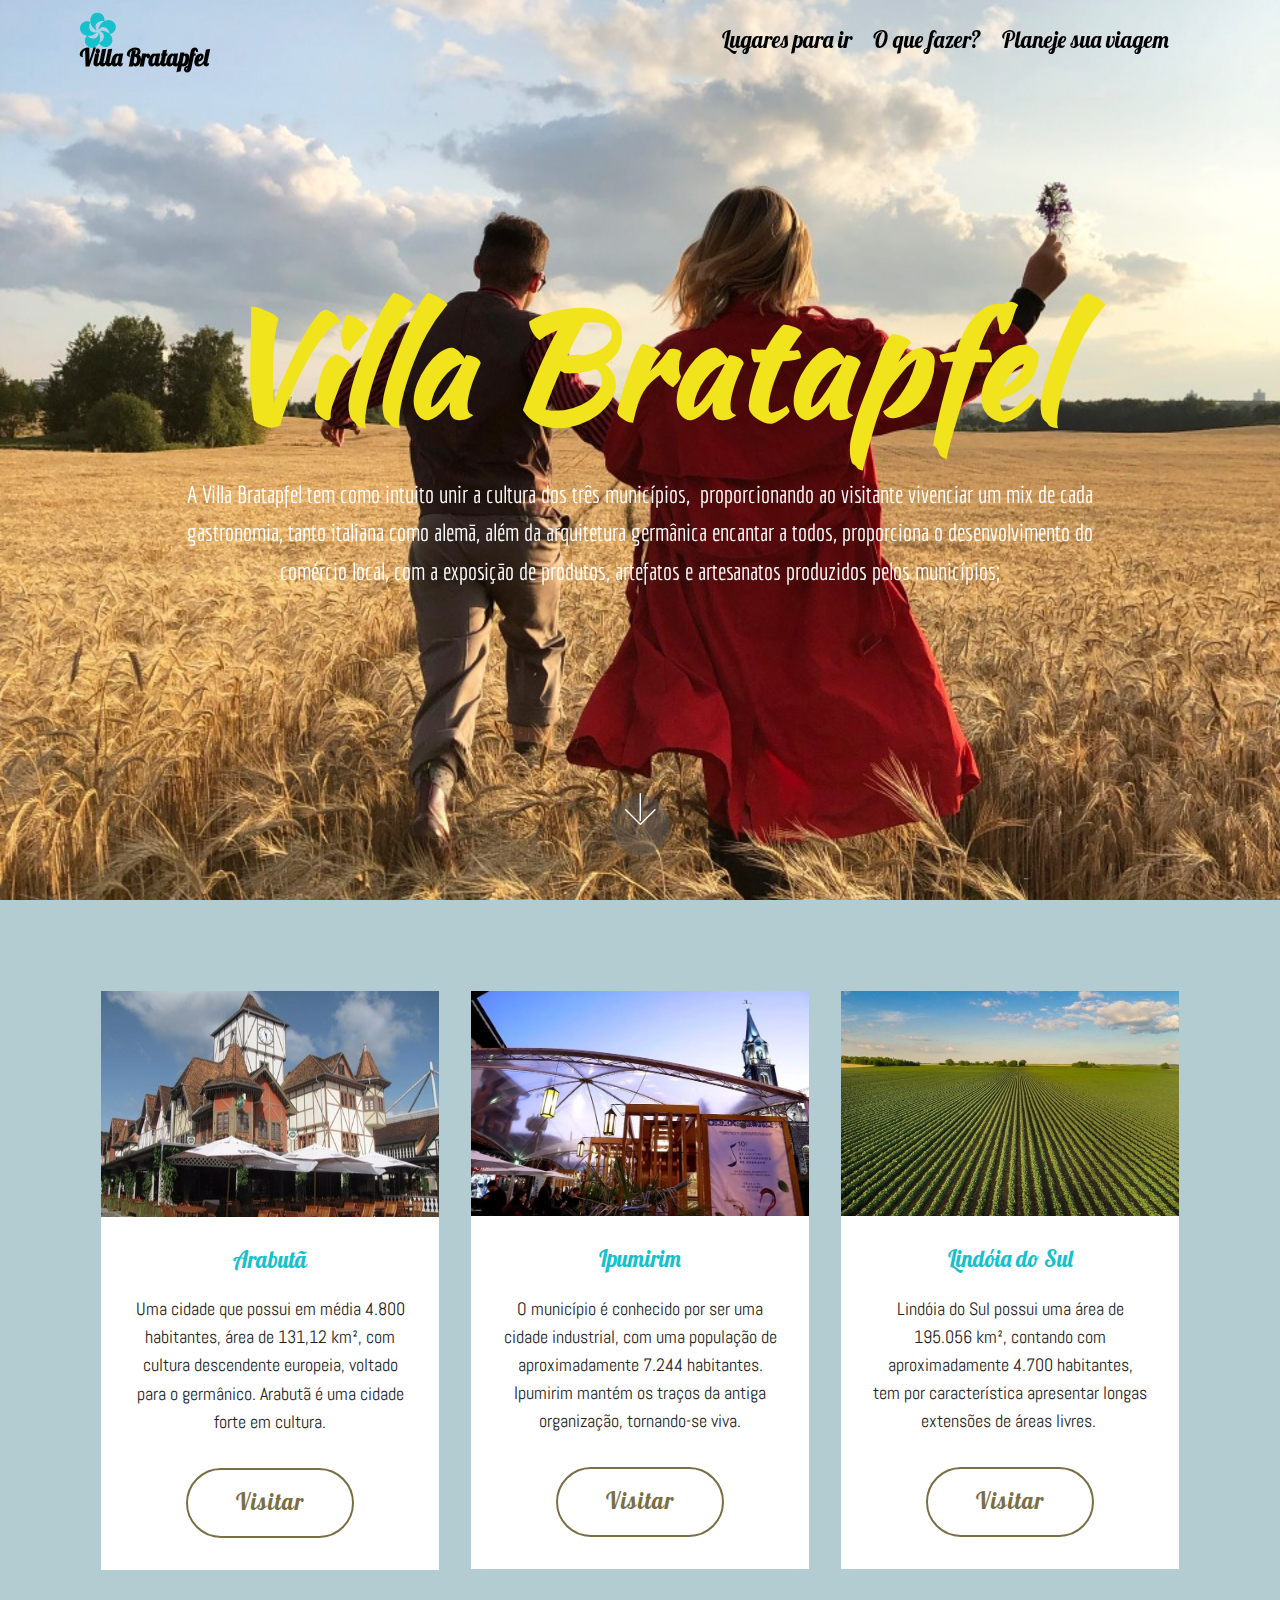
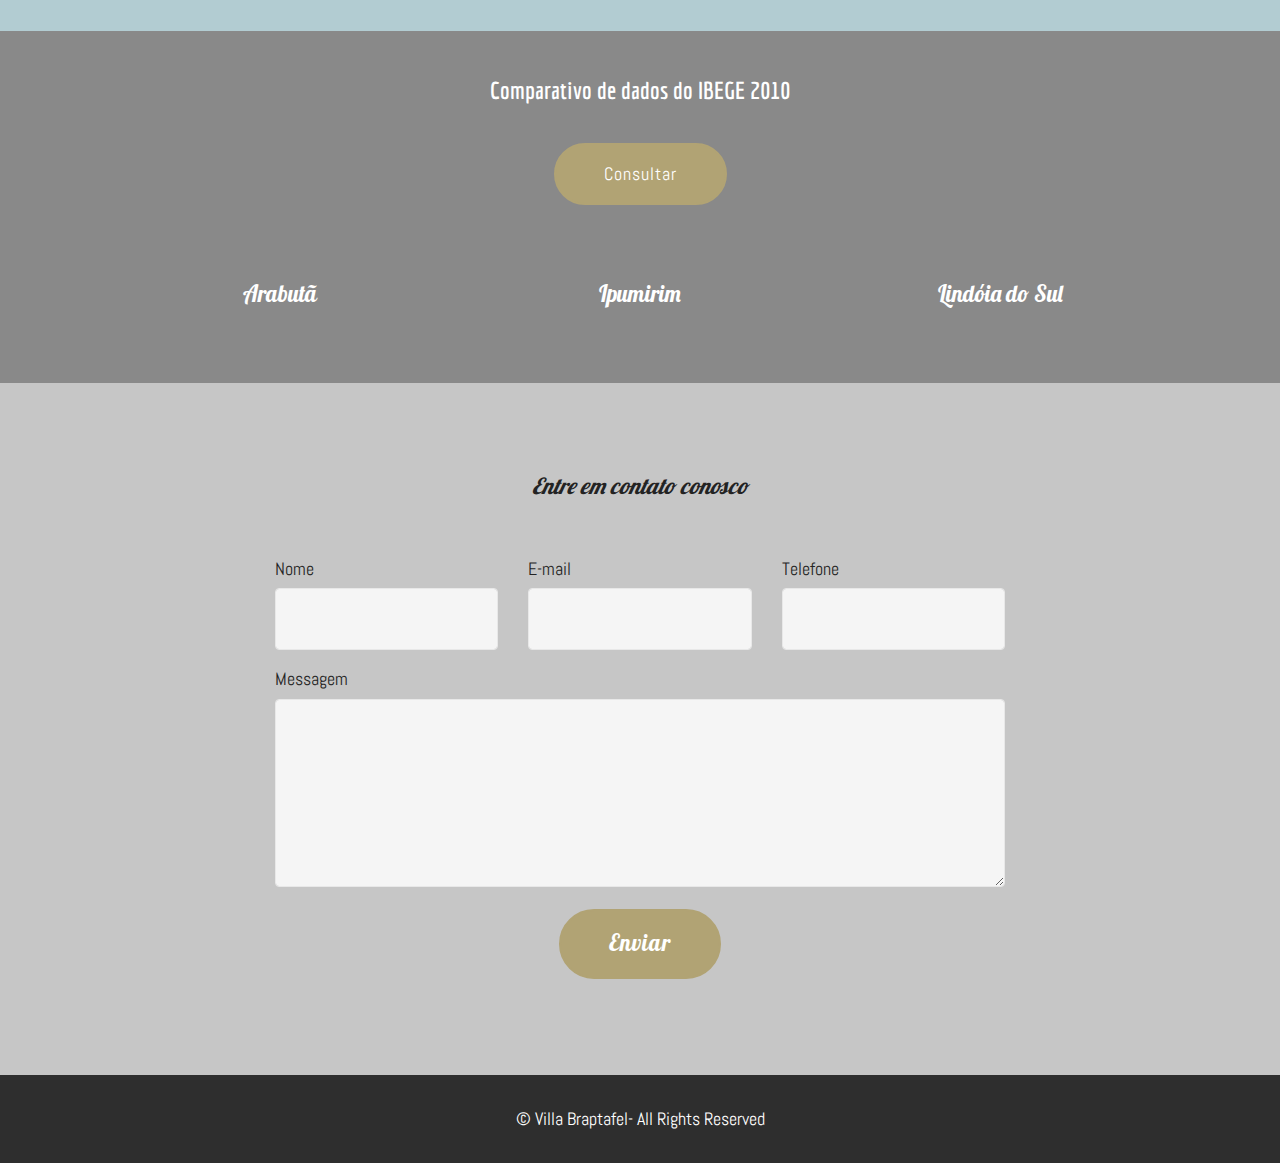
<file: index.html>
<!DOCTYPE html>
<html  >
<head>
  <!-- Site made with Mobirise Website Builder v4.12.4, https://mobirise.com -->
  <meta charset="UTF-8">
  <meta http-equiv="X-UA-Compatible" content="IE=edge">
  <meta name="generator" content="Mobirise v4.12.4, mobirise.com">
  <meta name="viewport" content="width=device-width, initial-scale=1, minimum-scale=1">
  <link rel="shortcut icon" href="assets/images/logo2.png" type="image/x-icon">
  <meta name="description" content="">
  
  
  <title>Home</title>
  <link rel="stylesheet" href="assets/web/assets/mobirise-icons/mobirise-icons.css">
  <link rel="stylesheet" href="assets/bootstrap/css/bootstrap.min.css">
  <link rel="stylesheet" href="assets/bootstrap/css/bootstrap-grid.min.css">
  <link rel="stylesheet" href="assets/bootstrap/css/bootstrap-reboot.min.css">
  <link rel="stylesheet" href="assets/socicon/css/styles.css">
  <link rel="stylesheet" href="assets/dropdown/css/style.css">
  <link rel="stylesheet" href="assets/tether/tether.min.css">
  <link rel="stylesheet" href="assets/theme/css/style.css">
  <link rel="preload" as="style" href="assets/mobirise/css/mbr-additional.css"><link rel="stylesheet" href="assets/mobirise/css/mbr-additional.css" type="text/css">
  
  
  
</head>
<body>
  <section class="menu cid-s2AHsIpjOh" once="menu" id="menu1-2v">

    

    <nav class="navbar navbar-expand beta-menu navbar-dropdown align-items-center navbar-toggleable-sm bg-color transparent">
        <button class="navbar-toggler navbar-toggler-right" type="button" data-toggle="collapse" data-target="#navbarSupportedContent" aria-controls="navbarSupportedContent" aria-expanded="false" aria-label="Toggle navigation">
            <div class="hamburger">
                <span></span>
                <span></span>
                <span></span>
                <span></span>
            </div>
        </button>
        <div class="menu-logo">
            <div class="navbar-brand">
                
                <span class="navbar-caption-wrap"><a class="navbar-caption text-black display-5" href="https://mobirise.co"><span class="socicon socicon-hellocoton mbr-iconfont mbr-iconfont-btn" style="color: rgb(20, 193, 204);"></span>
                        Villa Bratapfel</a></span>
            </div>
        </div>
        <div class="collapse navbar-collapse" id="navbarSupportedContent">
            <ul class="navbar-nav nav-dropdown nav-right" data-app-modern-menu="true"><li class="nav-item">
                    <a class="nav-link link text-black display-5" href="Lugares para ir.html">
                        
                        Lugares para ir</a>
                </li><li class="nav-item"><a class="nav-link link text-black display-5" href="page12.html">
                        
                        O que fazer?</a></li><li class="nav-item"><a class="nav-link link text-black display-5" href="Planeje sua viagem.html">Planeje sua viagem</a></li>
                <li class="nav-item">
                    <a class="nav-link link text-black display-5" href="https://mobirise.co">
                        </a>
                </li></ul>
            
        </div>
    </nav>
</section>

<section class="engine"><a href="https://mobirise.info/k">develop free website</a></section><section class="cid-s2yGWoNdXs mbr-fullscreen mbr-parallax-background" id="header2-1">

    

    

    <div class="container align-center">
        <div class="row justify-content-md-center">
            <div class="mbr-white col-md-10">
                <h1 class="mbr-section-title mbr-bold pb-3 mbr-fonts-style display-4">
                    Villa Bratapfel</h1>
                
                <p class="mbr-text pb-3 mbr-fonts-style display-1">A Villa Bratapfel tem como intuito unir a cultura dos três municípios, &nbsp;proporcionando ao visitante vivenciar um mix de cada gastronomia, tanto italiana como alemã, além da arquitetura germânica encantar a todos, proporciona o desenvolvimento do comércio local, com a exposição de produtos, artefatos e artesanatos produzidos pelos municípios;</p>
                
            </div>
        </div>
    </div>
    <div class="mbr-arrow hidden-sm-down" aria-hidden="true">
        <a href="#next">
            <i class="mbri-down mbr-iconfont"></i>
        </a>
    </div>
</section>

<section class="features3 cid-s2yWSZcx3z" id="features3-2">

    

    
    <div class="container">
        <div class="media-container-row">
            <div class="card p-3 col-12 col-md-6 col-lg-4">
                <div class="card-wrapper">
                    <div class="card-img">
                        <img src="assets/images/1.jpeg" alt="Mobirise" title="">
                    </div>
                    <div class="card-box">
                        <h4 class="card-title mbr-fonts-style display-5">
                            Arabutã</h4>
                        <p class="mbr-text mbr-fonts-style display-7">
                            Uma cidade que possui em média 4.800 habitantes, área de 131,12 km², com cultura descendente europeia, voltado para o germânico. Arabutã é uma cidade forte em cultura.</p>
                    </div>
                    <div class="mbr-section-btn text-center"><a href="Arabutã.html" class="btn btn-danger-outline display-5">
                            Visitar</a></div>
                </div>
            </div>

            <div class="card p-3 col-12 col-md-6 col-lg-4">
                <div class="card-wrapper">
                    <div class="card-img">
                        <img src="assets/images/4dc10885-16a8-4014-9e9f-00b3dbfab9f7.jpeg" alt="Mobirise" title="">
                    </div>
                    <div class="card-box">
                        <h4 class="card-title mbr-fonts-style display-5">
                            Ipumirim</h4>
                        <p class="mbr-text mbr-fonts-style display-7">
                            O município é conhecido por ser uma cidade industrial, com uma população de aproximadamente 7.244 habitantes. Ipumirim mantém os traços da antiga  organização, tornando-se viva.</p>
                    </div>
                    <div class="mbr-section-btn text-center"><a href="Ipumirim.html" class="btn btn-danger-outline display-5">Visitar</a></div>
                </div>
            </div>

            <div class="card p-3 col-12 col-md-6 col-lg-4">
                <div class="card-wrapper">
                    <div class="card-img">
                        <img src="assets/images/11aa0c9f-2759-4d15-96b5-c939ba3b83d7.jpg" alt="Mobirise" title="">
                    </div>
                    <div class="card-box">
                        <h4 class="card-title mbr-fonts-style display-5">
                            Lindóia do Sul</h4>
                        <p class="mbr-text mbr-fonts-style display-7">Lindóia do Sul possui uma área de 195.056 km², contando com aproximadamente 4.700 habitantes,  tem por característica apresentar longas extensões de áreas livres.&nbsp;<br></p>
                    </div>
                    <div class="mbr-section-btn text-center"><a href="Lindóia do Sul.html" class="btn btn-danger-outline display-5">
                            Visitar</a></div>
                </div>
            </div>

            
        </div>
    </div>
</section>

<section class="header12 cid-s2ApOkGyin mbr-parallax-background" id="header12-21">

    

    <div class="mbr-overlay" style="opacity: 0.5; background-color: rgb(35, 35, 35);">
    </div>

    <div class="container  ">
            <div class="media-container">
                <div class="col-md-12 align-center">
                    <h1 class="mbr-section-title pb-3 mbr-white mbr-bold mbr-fonts-style display-1">Comparativo de dados do IBEGE 2010</h1>
                    
                    <div class="mbr-section-btn align-center py-2"><a class="btn btn-md btn-danger display-7" href="Dados IBGE 2010 - Arabutã - Ipumirim - Lindóia do Sul.html">Consultar</a></div>

                    <div class="icons-media-container mbr-white">
                        <div class="card col-12 col-md-6 col-lg-4">
                            
                            <h5 class="mbr-fonts-style display-5">
                                Arabutã</h5>
                        </div>

                        <div class="card col-12 col-md-6 col-lg-4">
                            
                            <h5 class="mbr-fonts-style display-5">
                                Ipumirim</h5>
                        </div>

                        <div class="card col-12 col-md-6 col-lg-4">
                            
                            <h5 class="mbr-fonts-style display-5">Lindóia do Sul</h5>
                        </div>

                        
                    </div>
                </div>
            </div>
    </div>

    
</section>

<section class="mbr-section form1 cid-s2z6bhQe41" data-bg-video="http://www.youtube.com/watch?v=uNCr7NdOJgw" id="form1-3">

    

    <div class="mbr-overlay" style="opacity: 0.9; background-color: rgb(193, 193, 193);">
    </div>
    <div class="container">
        <div class="row justify-content-center">
            <div class="title col-12 col-lg-8">
                <h2 class="mbr-section-title align-center pb-3 mbr-fonts-style display-5"><em>Entre em contato conosco</em></h2>
                
            </div>
        </div>
    </div>
    <div class="container">
        <div class="row justify-content-center">
            <div class="media-container-column col-lg-8" data-form-type="formoid">
                <!---Formbuilder Form--->
                <form action="https://mobirise.com/" method="POST" class="mbr-form form-with-styler" data-form-title="Mobirise Form"><input type="hidden" name="email" data-form-email="true" value="JkEISHY/vBeZ6jHEdAkjd8Vy+OaQqGaST/C+OZQqsrIXD2PxgcNQhzQ+rdX4bQa9VsZAWHwn5MSgTA7PQaNwMuv9yznH9wYODxmBiLJjXUf3iGiaCwtVX+NCbUqt645A">
                    <div class="row">
                        <div hidden="hidden" data-form-alert="" class="alert alert-success col-12">Thanks for filling out the form!</div>
                        <div hidden="hidden" data-form-alert-danger="" class="alert alert-danger col-12">
                        </div>
                    </div>
                    <div class="dragArea row">
                        <div class="col-md-4  form-group" data-for="name">
                            <label for="name-form1-3" class="form-control-label mbr-fonts-style display-7">Nome</label>
                            <input type="text" name="name" data-form-field="Name" required="required" class="form-control display-7" id="name-form1-3">
                        </div>
                        <div class="col-md-4  form-group" data-for="email">
                            <label for="email-form1-3" class="form-control-label mbr-fonts-style display-7">E-mail</label>
                            <input type="email" name="email" data-form-field="Email" required="required" class="form-control display-7" id="email-form1-3">
                        </div>
                        <div data-for="phone" class="col-md-4  form-group">
                            <label for="phone-form1-3" class="form-control-label mbr-fonts-style display-7">Telefone</label>
                            <input type="tel" name="phone" data-form-field="Phone" class="form-control display-7" id="phone-form1-3">
                        </div>
                        <div data-for="message" class="col-md-12 form-group">
                            <label for="message-form1-3" class="form-control-label mbr-fonts-style display-7">Messagem</label>
                            <textarea name="message" data-form-field="Message" class="form-control display-7" id="message-form1-3"></textarea>
                        </div>
                        <div class="col-md-12 input-group-btn align-center"><button type="submit" class="btn btn-form btn-danger display-5">Enviar</button></div>
                    </div>
                </form><!---Formbuilder Form--->
            </div>
        </div>
    </div>
</section>

<section once="footers" class="cid-s2zcq3KHNp" id="footer6-f">

    

    

    <div class="container">
        <div class="media-container-row align-center mbr-white">
            <div class="col-12">
                <p class="mbr-text mb-0 mbr-fonts-style display-7">
                    © Villa Braptafel- All Rights Reserved
                </p>
            </div>
        </div>
    </div>
</section>


  <script src="assets/web/assets/jquery/jquery.min.js"></script>
  <script src="assets/popper/popper.min.js"></script>
  <script src="assets/bootstrap/js/bootstrap.min.js"></script>
  <script src="assets/smoothscroll/smooth-scroll.js"></script>
  <script src="assets/dropdown/js/nav-dropdown.js"></script>
  <script src="assets/dropdown/js/navbar-dropdown.js"></script>
  <script src="assets/touchswipe/jquery.touch-swipe.min.js"></script>
  <script src="assets/parallax/jarallax.min.js"></script>
  <script src="assets/vimeoplayer/jquery.mb.vimeo_player.js"></script>
  <script src="assets/ytplayer/jquery.mb.ytplayer.min.js"></script>
  <script src="assets/tether/tether.min.js"></script>
  <script src="assets/theme/js/script.js"></script>
  <script src="assets/formoid/formoid.min.js"></script>
  
  
</body>
</html>
</file>
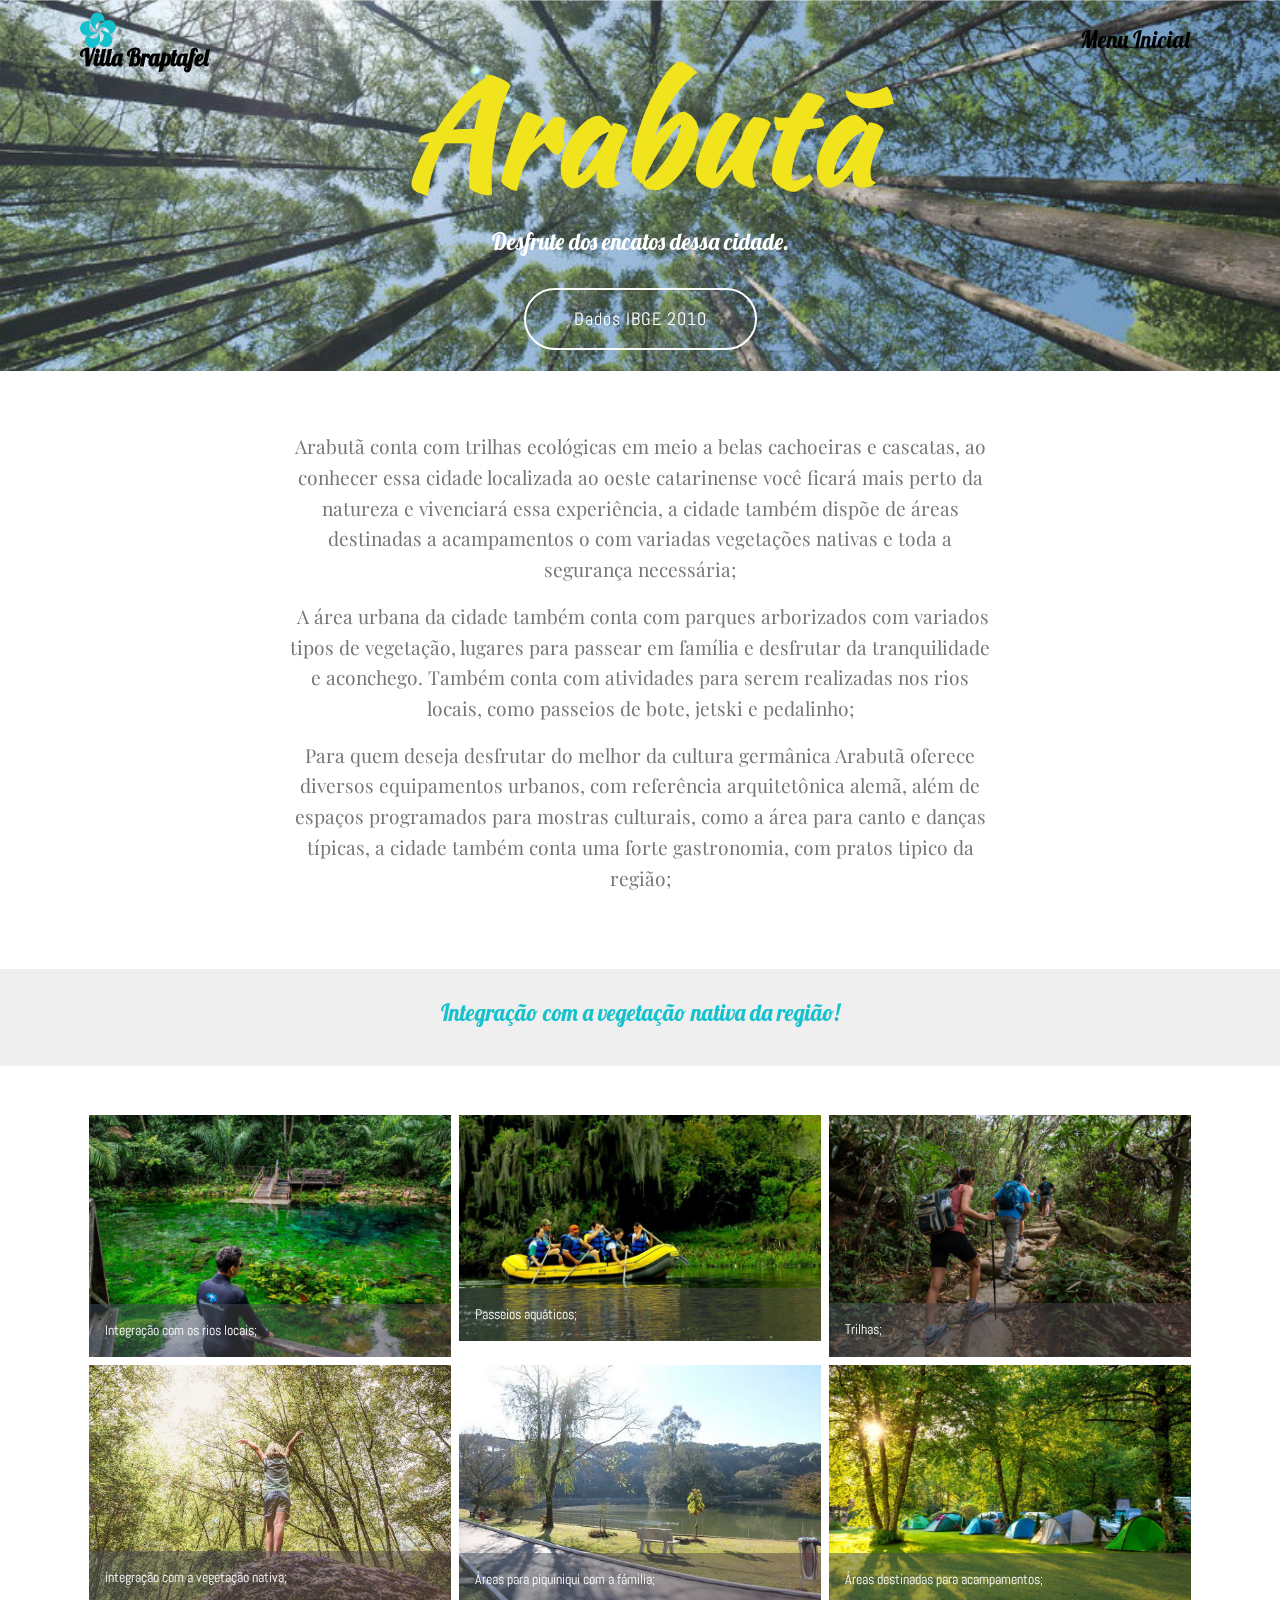
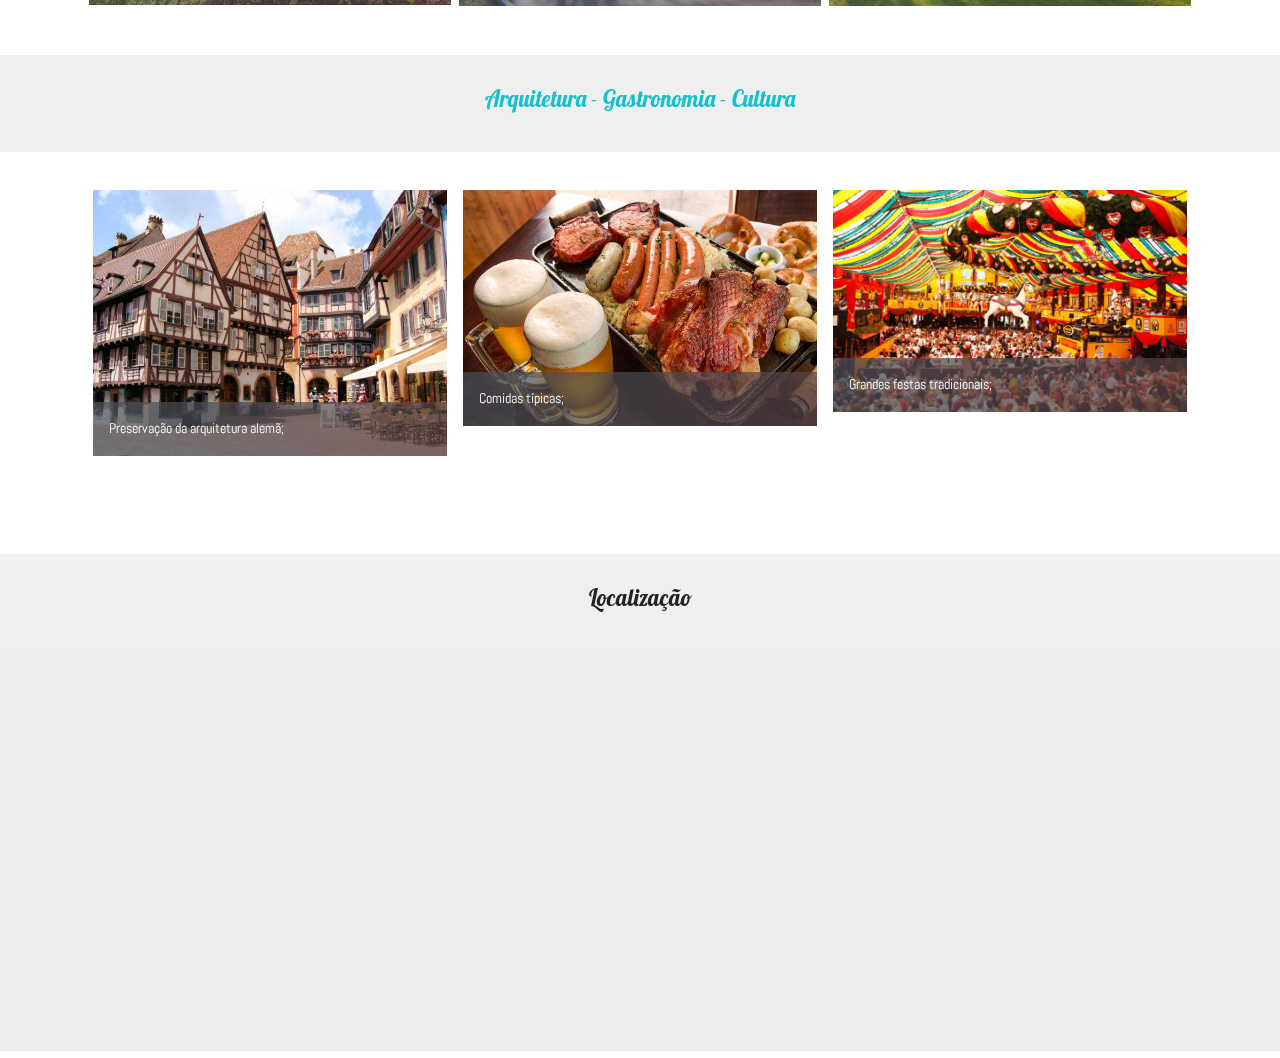
<file: Arabutã.html>
<!DOCTYPE html>
<html  >
<head>
  <!-- Site made with Mobirise Website Builder v4.12.4, https://mobirise.com -->
  <meta charset="UTF-8">
  <meta http-equiv="X-UA-Compatible" content="IE=edge">
  <meta name="generator" content="Mobirise v4.12.4, mobirise.com">
  <meta name="viewport" content="width=device-width, initial-scale=1, minimum-scale=1">
  <link rel="shortcut icon" href="assets/images/logo2.png" type="image/x-icon">
  <meta name="description" content="Web Page Builder Description">
  
  
  <title>Arabutã</title>
  <link rel="stylesheet" href="assets/web/assets/mobirise-icons/mobirise-icons.css">
  <link rel="stylesheet" href="assets/bootstrap/css/bootstrap.min.css">
  <link rel="stylesheet" href="assets/bootstrap/css/bootstrap-grid.min.css">
  <link rel="stylesheet" href="assets/bootstrap/css/bootstrap-reboot.min.css">
  <link rel="stylesheet" href="assets/socicon/css/styles.css">
  <link rel="stylesheet" href="assets/dropdown/css/style.css">
  <link rel="stylesheet" href="assets/tether/tether.min.css">
  <link rel="stylesheet" href="assets/theme/css/style.css">
  <link rel="stylesheet" href="assets/gallery/style.css">
  <link rel="preload" as="style" href="assets/mobirise/css/mbr-additional.css"><link rel="stylesheet" href="assets/mobirise/css/mbr-additional.css" type="text/css">
  
  
  
</head>
<body>
  <section class="menu cid-s2AEJpCWRX" once="menu" id="menu2-2o">

    

    <nav class="navbar navbar-expand beta-menu navbar-dropdown align-items-center navbar-toggleable-sm bg-color transparent">
        <button class="navbar-toggler navbar-toggler-right" type="button" data-toggle="collapse" data-target="#navbarSupportedContent" aria-controls="navbarSupportedContent" aria-expanded="false" aria-label="Toggle navigation">
            <div class="hamburger">
                <span></span>
                <span></span>
                <span></span>
                <span></span>
            </div>
        </button>
        <div class="menu-logo">
            <div class="navbar-brand">
                
                <span class="navbar-caption-wrap"><a class="navbar-caption text-black display-5" href="https://mobirise.co"><span class="socicon socicon-hellocoton mbr-iconfont mbr-iconfont-btn" style="color: rgb(20, 193, 204);"></span>Villa Braptafel</a></span>
            </div>
        </div>
        <div class="collapse navbar-collapse" id="navbarSupportedContent">
            <ul class="navbar-nav nav-dropdown nav-right" data-app-modern-menu="true"><li class="nav-item">
                    <a class="nav-link link text-black display-5" href="index.html">Menu Inicial</a>
                </li></ul>
            
        </div>
    </nav>
</section>

<section class="engine"><a href="https://mobirise.info/b">how to create your own website for free</a></section><section class="mbr-section content5 cid-s2zHEIoGI7 mbr-parallax-background" id="content5-w">

    

    <div class="mbr-overlay" style="opacity: 0.1; background-color: rgb(255, 255, 255);">
    </div>

    <div class="container">
        <div class="media-container-row">
            <div class="title col-12 col-md-8">
                <h2 class="align-center mbr-bold mbr-white pb-3 mbr-fonts-style display-4">
                    Arabutã</h2>
                <h3 class="mbr-section-subtitle align-center mbr-light mbr-white pb-3 mbr-fonts-style display-5">
                    Desfrute dos encatos dessa cidade.</h3>
                
                <div class="mbr-section-btn align-center"><a class="btn btn-white-outline display-7" href="Dados IBGE 2010 - Arabutã - Ipumirim - Lindóia do Sul.html">Dados IBGE 2010</a></div>
            </div>
        </div>
    </div>
</section>

<section class="mbr-section article content1 cid-s2zMsLsD61" id="content1-y">
    
     

    <div class="container">
        <div class="media-container-row">
            <div class="mbr-text col-12 mbr-fonts-style display-2 col-md-8"><p>Arabutã conta com trilhas ecológicas em meio a belas cachoeiras e cascatas, ao conhecer essa cidade localizada ao oeste catarinense você ficará mais perto da natureza e vivenciará essa experiência, a cidade também dispõe de áreas destinadas a acampamentos  o com variadas vegetações nativas e toda a segurança necessária;</p><p>&nbsp;A área urbana da cidade também conta com parques arborizados com variados tipos de vegetação, lugares para passear em família e desfrutar da tranquilidade e aconchego. Também conta com atividades para serem realizadas nos rios locais, como passeios de bote, jetski e pedalinho; </p><p>                               Para quem deseja desfrutar do melhor da cultura germânica Arabutã oferece diversos equipamentos urbanos, com referência arquitetônica alemã, além de espaços programados para mostras culturais, como a área para canto e danças típicas, a cidade também conta uma forte gastronomia, com pratos tipico da região;</p></div>
        </div>
    </div>
</section>

<section class="mbr-section content4 cid-s2zTbLZuTG" id="content4-19">

    

    <div class="container">
        <div class="media-container-row">
            <div class="title col-12 col-md-8">
                
                <h3 class="mbr-section-subtitle align-center mbr-light mbr-fonts-style display-5">
                    Integração com a vegetação nativa da região!</h3>
                
            </div>
        </div>
    </div>
</section>

<section class="mbr-gallery mbr-slider-carousel cid-s2zPkseV9M" id="gallery4-16">

    

    <div class="container">
        <div><!-- Gallery --><div class="gallery-row"><div class="mbr-gallery-layout-default"><div><div class="row-first row justify-content-center m-0"><div class="mbr-gallery-item col-lg-4 col-md-4 col-sm-12 p-1" data-video-url="false"><div href="#lb-gallery4-16" data-slide-to="0" data-toggle="modal"><img src="assets/images/confira-6-destinos-brasileiros-de-viagem-para-aproveitar-a-natureza-1-800x534.jpg" alt="" title=""><span class="icon-focus"></span><span class="mbr-gallery-title mbr-fonts-style display-7">Integração com os rios locais;</span></div></div><div class="mbr-gallery-item col-lg-4 col-md-4 col-sm-12 p-1" data-video-url="false"><div href="#lb-gallery4-16" data-slide-to="1" data-toggle="modal"><img src="assets/images/e9a62e7e-3a86-4bc5-b7c1-55d58ea2f4c2-740x462.jpg" alt="" title=""><span class="icon-focus"></span><span class="mbr-gallery-title mbr-fonts-style display-7">Passeios aquáticos;</span></div></div><div class="mbr-gallery-item col-lg-4 col-md-4 col-sm-12 p-1" data-video-url="false"><div href="#lb-gallery4-16" data-slide-to="2" data-toggle="modal"><img src="assets/images/15778185035e0b9987d7bd0-1577818503-3x2-md-768x512.jpg" alt="" title=""><span class="icon-focus"></span><span class="mbr-gallery-title mbr-fonts-style display-7">Trilhas;</span></div></div></div><div class="row-second row justify-content-center m-0"><div class="mbr-gallery-item col-lg-4 col-md-4 col-sm-12 p-1" data-video-url="false"><div href="#lb-gallery4-16" data-slide-to="3" data-toggle="modal"><img src="assets/images/unnamed-512x339.jpg" alt="" title=""><span class="icon-focus"></span><span class="mbr-gallery-title mbr-fonts-style display-7">integração com a vegetação nativa;</span></div></div><div class="mbr-gallery-item col-lg-4 col-md-4 col-sm-12 p-1" data-video-url="false"><div href="#lb-gallery4-16" data-slide-to="4" data-toggle="modal"><img src="assets/images/591f7b6a-e7b0-4343-850a-95162203cc8d-512x341.jpg" alt="" title=""><span class="icon-focus"></span><span class="mbr-gallery-title mbr-fonts-style display-7">Áreas para piquiniqui com a fámilia;</span></div></div><div class="mbr-gallery-item col-lg-4 col-md-4 col-sm-12 p-1" data-video-url="false"><div href="#lb-gallery4-16" data-slide-to="5" data-toggle="modal"><img src="assets/images/24ad9317-2e33-41c3-9631-0211e68ca60c-800x533.jpg" alt="" title=""><span class="icon-focus"></span><span class="mbr-gallery-title mbr-fonts-style display-7">Áreas destinadas para acampamentos;</span></div></div></div></div><div class="clearfix"></div></div></div><!-- Lightbox --><div data-app-prevent-settings="" class="mbr-slider modal fade carousel slide" tabindex="-1" data-keyboard="true" data-interval="false" id="lb-gallery4-16"><div class="modal-dialog"><div class="modal-content"><div class="modal-body"><div class="carousel-inner"><div class="carousel-item active"><img src="assets/images/confira-6-destinos-brasileiros-de-viagem-para-aproveitar-a-natureza-1.jpg" alt="" title=""></div><div class="carousel-item"><img src="assets/images/e9a62e7e-3a86-4bc5-b7c1-55d58ea2f4c2.jpg" alt="" title=""></div><div class="carousel-item"><img src="assets/images/15778185035e0b9987d7bd0-1577818503-3x2-md.jpg" alt="" title=""></div><div class="carousel-item"><img src="assets/images/unnamed.jpg" alt="" title=""></div><div class="carousel-item"><img src="assets/images/591f7b6a-e7b0-4343-850a-95162203cc8d.jpg" alt="" title=""></div><div class="carousel-item"><img src="assets/images/24ad9317-2e33-41c3-9631-0211e68ca60c.jpg" alt="" title=""></div><div class="carousel-item"><img src="assets/images/f4764bb9-d366-4ac2-b18c-571a6a4a3c67.jpg" alt="" title=""></div><div class="carousel-item"><img src="assets/images/background8.jpg" alt="" title=""></div></div><a class="carousel-control carousel-control-prev" role="button" data-slide="prev" href="#lb-gallery4-16"><span class="mbri-left mbr-iconfont" aria-hidden="true"></span><span class="sr-only">Previous</span></a><a class="carousel-control carousel-control-next" role="button" data-slide="next" href="#lb-gallery4-16"><span class="mbri-right mbr-iconfont" aria-hidden="true"></span><span class="sr-only">Next</span></a><a class="close" href="#" role="button" data-dismiss="modal"><span class="sr-only">Close</span></a></div></div></div></div></div>
    </div>

</section>

<section class="mbr-section content4 cid-s2zU6KG7Zy" id="content4-1a">

    

    <div class="container">
        <div class="media-container-row">
            <div class="title col-12 col-md-8">
                
                <h3 class="mbr-section-subtitle align-center mbr-light mbr-fonts-style display-5">Arquitetura - Gastronomia - Cultura</h3>
                
            </div>
        </div>
    </div>
</section>

<section class="mbr-gallery mbr-slider-carousel cid-s2zXGN2KVn" id="gallery4-1e">

    

    <div class="container">
        <div><!-- Gallery --><div class="gallery-row"><div class="mbr-gallery-layout-default"><div><div class="row-first row justify-content-center m-0"><div class="mbr-gallery-item col-lg-4 col-md-4 col-sm-12 p-2" data-video-url="false"><div href="#lb-gallery4-1e" data-slide-to="0" data-toggle="modal"><img src="assets/images/1662382974-700x525.jpg" alt="" title=""><span class="icon-focus"></span><span class="mbr-gallery-title mbr-fonts-style display-7">Preservação da arquitetura alemã;</span></div></div><div class="mbr-gallery-item col-lg-4 col-md-4 col-sm-12 p-2" data-video-url="false"><div href="#lb-gallery4-1e" data-slide-to="1" data-toggle="modal"><img src="assets/images/schlachtplatte-550x366.jpg" alt="" title=""><span class="icon-focus"></span><span class="mbr-gallery-title mbr-fonts-style display-7">Comidas típicas;</span></div></div><div class="mbr-gallery-item col-lg-4 col-md-4 col-sm-12 p-2" data-video-url="false"><div href="#lb-gallery4-1e" data-slide-to="2" data-toggle="modal"><img src="assets/images/gallery-fat-tire-tours-munich-oktoberfest-festival-22x-800x500.jpg" alt="" title=""><span class="icon-focus"></span><span class="mbr-gallery-title mbr-fonts-style display-7">Grandes festas tradicionais;</span></div></div></div></div><div class="clearfix"></div></div></div><!-- Lightbox --><div data-app-prevent-settings="" class="mbr-slider modal fade carousel slide" tabindex="-1" data-keyboard="true" data-interval="false" id="lb-gallery4-1e"><div class="modal-dialog"><div class="modal-content"><div class="modal-body"><div class="carousel-inner"><div class="carousel-item active"><img src="assets/images/1662382974.jpg" alt="" title=""></div><div class="carousel-item"><img src="assets/images/schlachtplatte.jpg" alt="" title=""></div><div class="carousel-item"><img src="assets/images/gallery-fat-tire-tours-munich-oktoberfest-festival-22x.jpg" alt="" title=""></div><div class="carousel-item"><img src="assets/images/background4.jpg" alt="" title=""></div><div class="carousel-item"><img src="assets/images/background5.jpg" alt="" title=""></div><div class="carousel-item"><img src="assets/images/background6.jpg" alt="" title=""></div><div class="carousel-item"><img src="assets/images/background7.jpg" alt="" title=""></div><div class="carousel-item"><img src="assets/images/background8.jpg" alt="" title=""></div></div><a class="carousel-control carousel-control-prev" role="button" data-slide="prev" href="#lb-gallery4-1e"><span class="mbri-left mbr-iconfont" aria-hidden="true"></span><span class="sr-only">Previous</span></a><a class="carousel-control carousel-control-next" role="button" data-slide="next" href="#lb-gallery4-1e"><span class="mbri-right mbr-iconfont" aria-hidden="true"></span><span class="sr-only">Next</span></a><a class="close" href="#" role="button" data-dismiss="modal"><span class="sr-only">Close</span></a></div></div></div></div></div>
    </div>

</section>

<section class="mbr-section content4 cid-s2AmgODRQ8" id="content4-1w">

    

    <div class="container">
        <div class="media-container-row">
            <div class="title col-12 col-md-8">
                
                <h3 class="mbr-section-subtitle align-center mbr-light mbr-fonts-style display-5">Localização</h3>
                
            </div>
        </div>
    </div>
</section>

<section class="map1 cid-s2AmfEiIQz" id="map1-1v">

     

    <div class="google-map"><iframe frameborder="0" style="border:0" src="https://www.google.com/maps/embed?pb=!1m18!1m12!1m3!1d28399.578887323547!2d-52.15699441779569!3d-27.15794637897261!2m3!1f0!2f0!3f0!3m2!1i1024!2i768!4f13.1!3m3!1m2!1s0x94e483a3c4d7b517%3A0x9186b4832be78d4!2zQXJhYnV0w6MsIFNDLCBCcmFzaWw!5e0!3m2!1spt-BR!2sus!4v1592776147498!5m2!1spt-BR!2sus" allowfullscreen=""></iframe></div>
</section>


  <script src="assets/web/assets/jquery/jquery.min.js"></script>
  <script src="assets/popper/popper.min.js"></script>
  <script src="assets/bootstrap/js/bootstrap.min.js"></script>
  <script src="assets/smoothscroll/smooth-scroll.js"></script>
  <script src="assets/dropdown/js/nav-dropdown.js"></script>
  <script src="assets/dropdown/js/navbar-dropdown.js"></script>
  <script src="assets/touchswipe/jquery.touch-swipe.min.js"></script>
  <script src="assets/tether/tether.min.js"></script>
  <script src="assets/masonry/masonry.pkgd.min.js"></script>
  <script src="assets/imagesloaded/imagesloaded.pkgd.min.js"></script>
  <script src="assets/bootstrapcarouselswipe/bootstrap-carousel-swipe.js"></script>
  <script src="assets/vimeoplayer/jquery.mb.vimeo_player.js"></script>
  <script src="assets/parallax/jarallax.min.js"></script>
  <script src="assets/theme/js/script.js"></script>
  <script src="assets/gallery/player.min.js"></script>
  <script src="assets/gallery/script.js"></script>
  <script src="assets/slidervideo/script.js"></script>
  
  
</body>
</html>
</file>
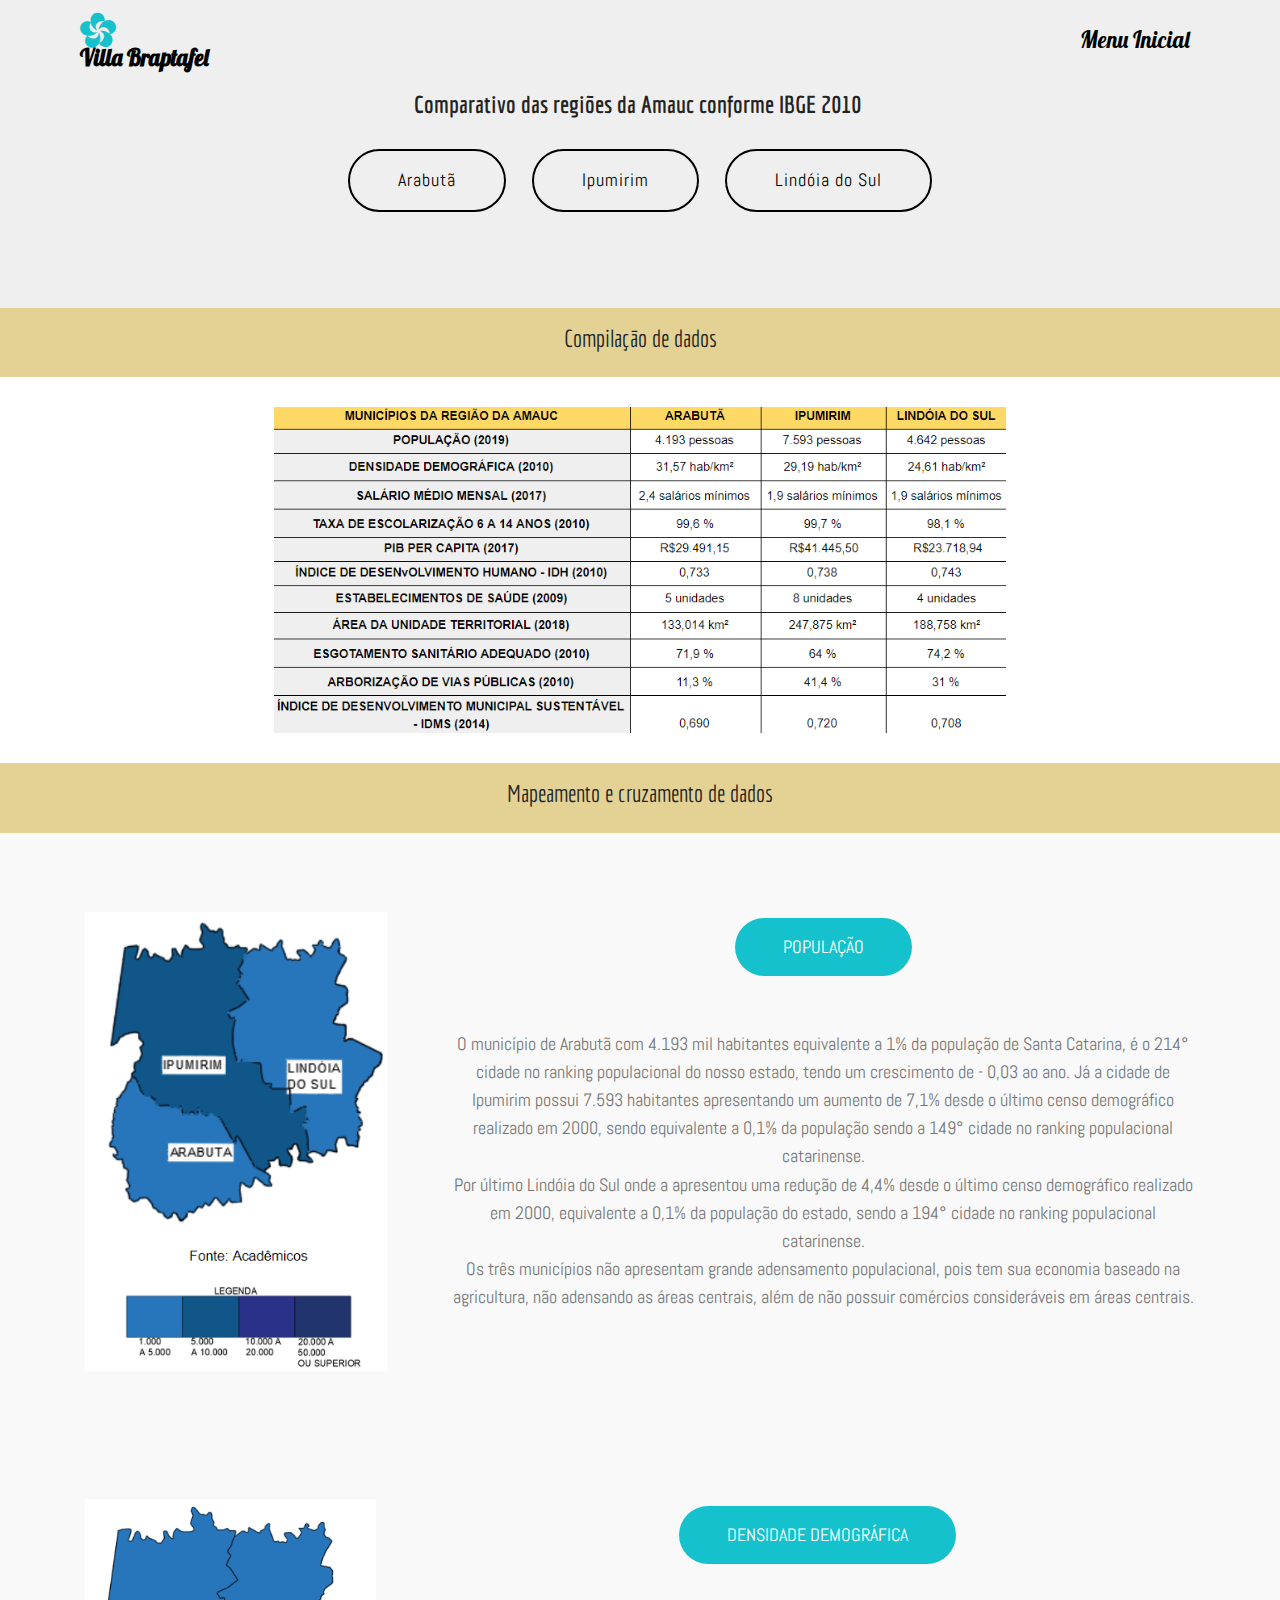
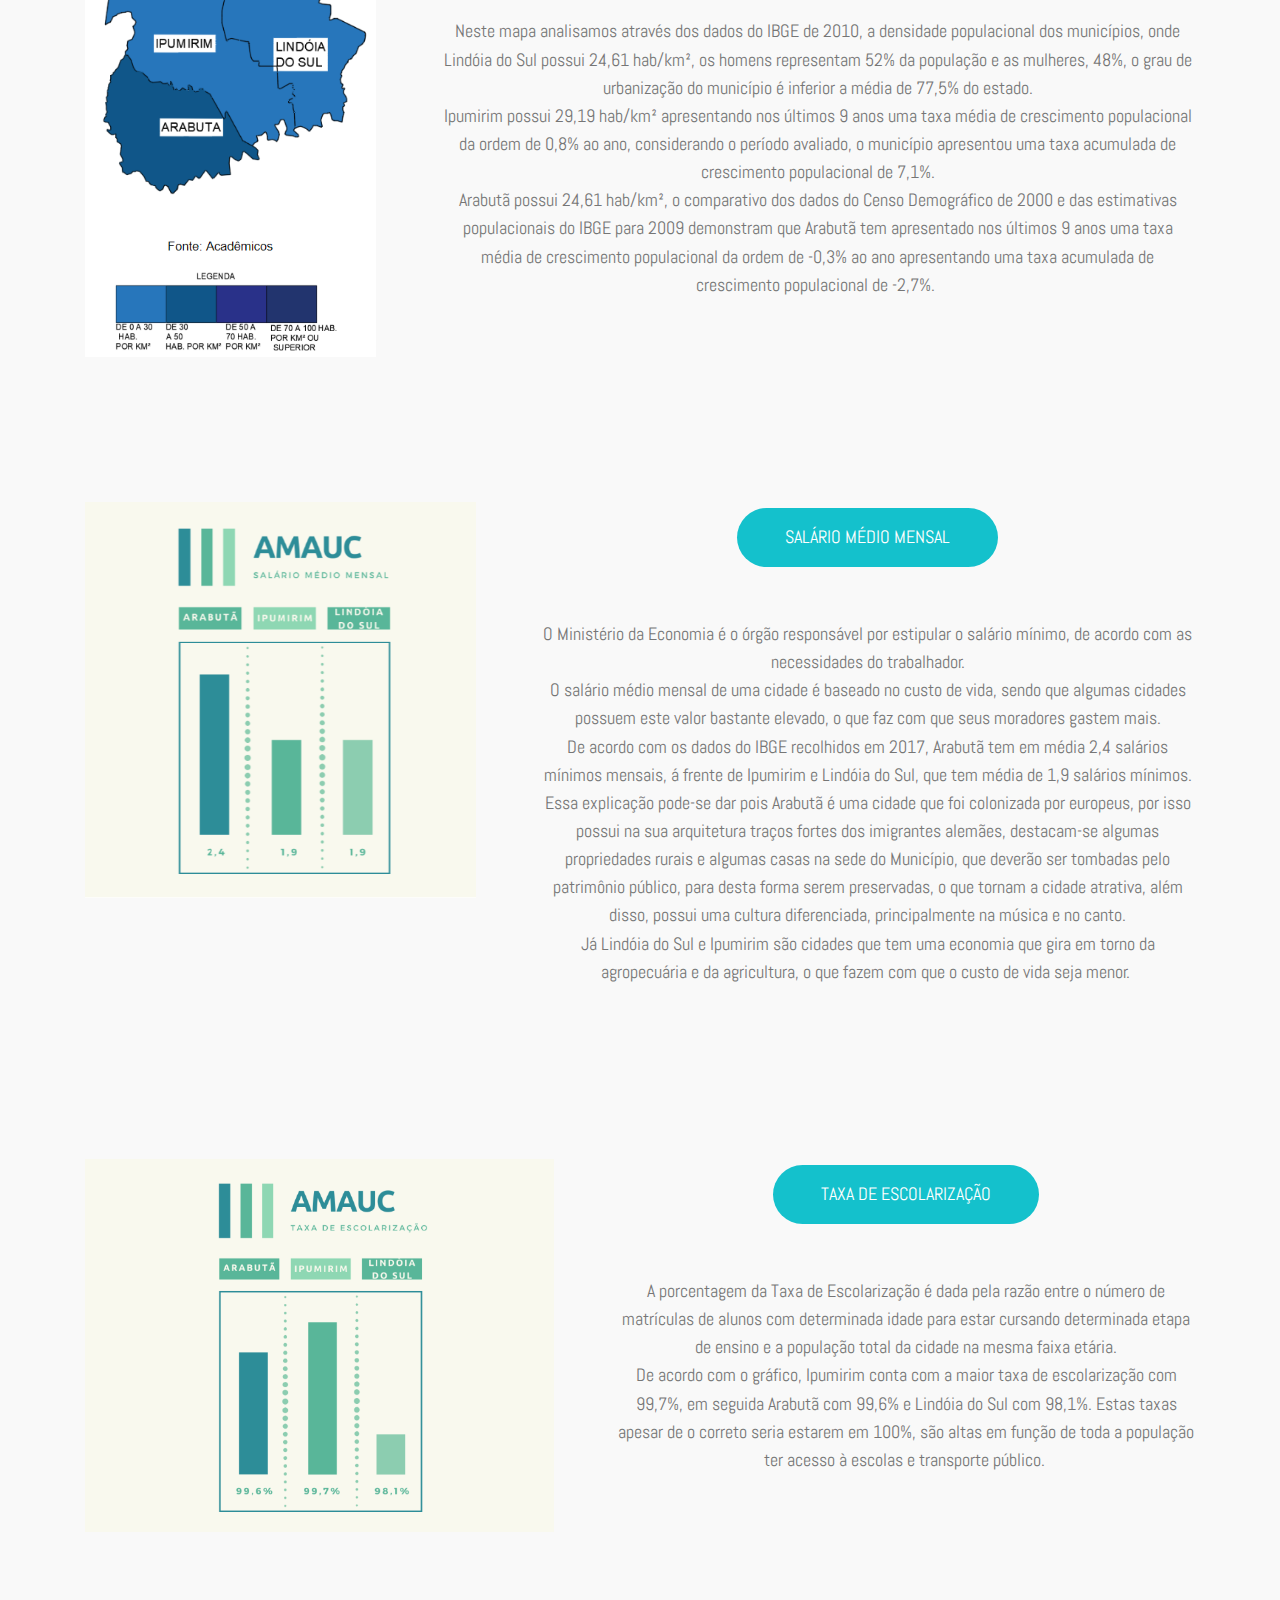
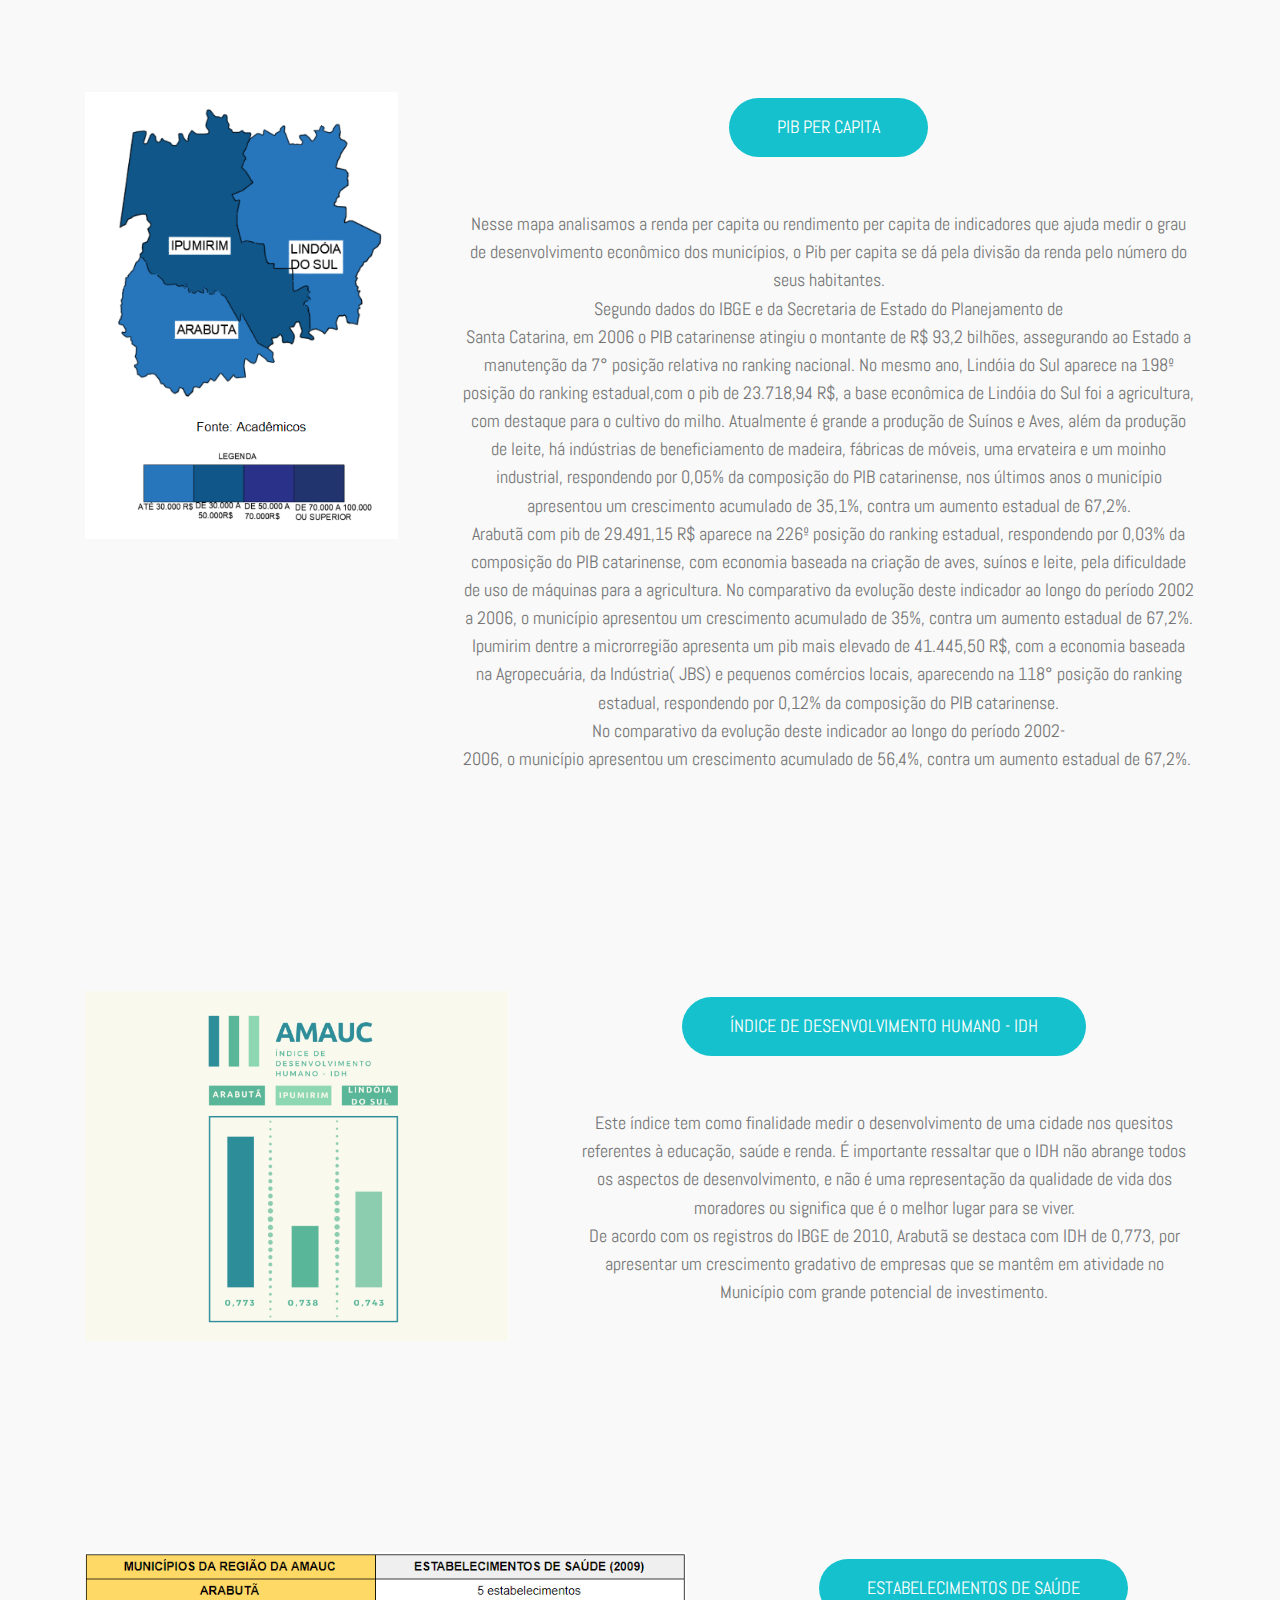
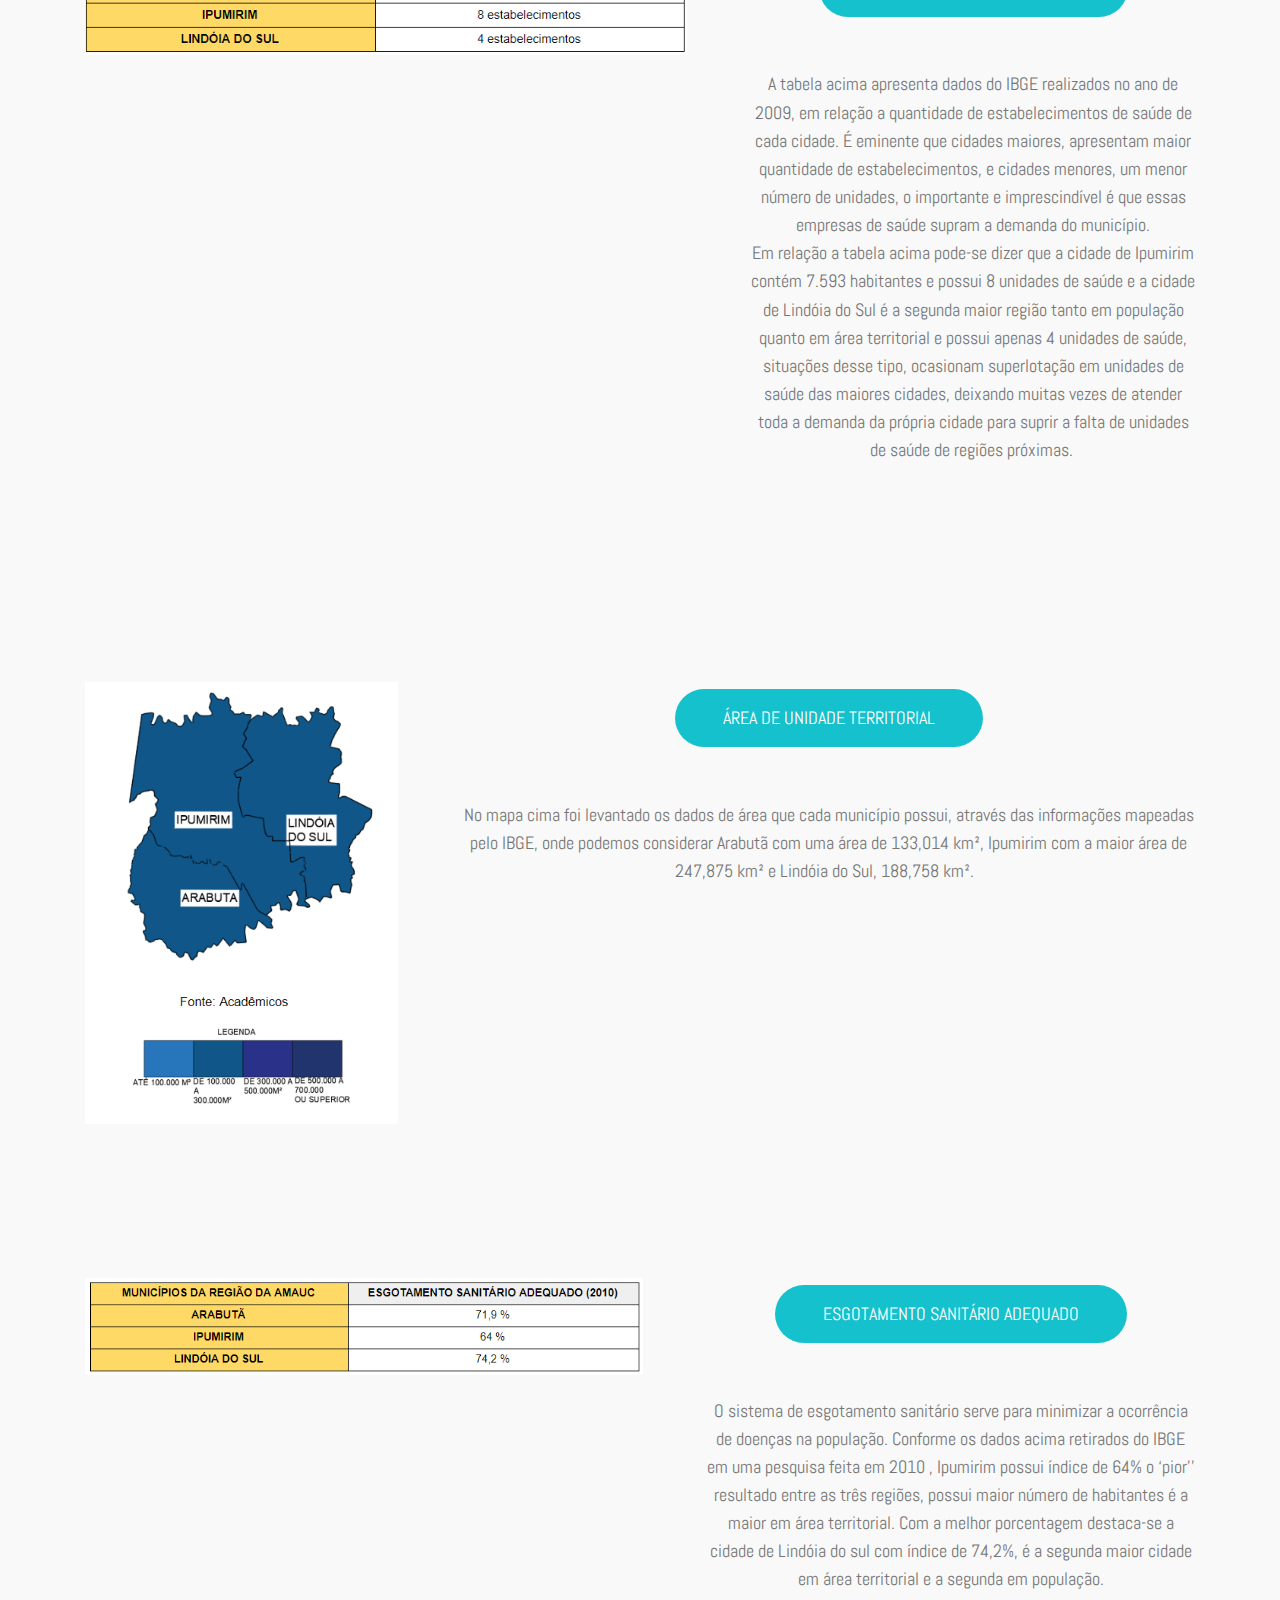
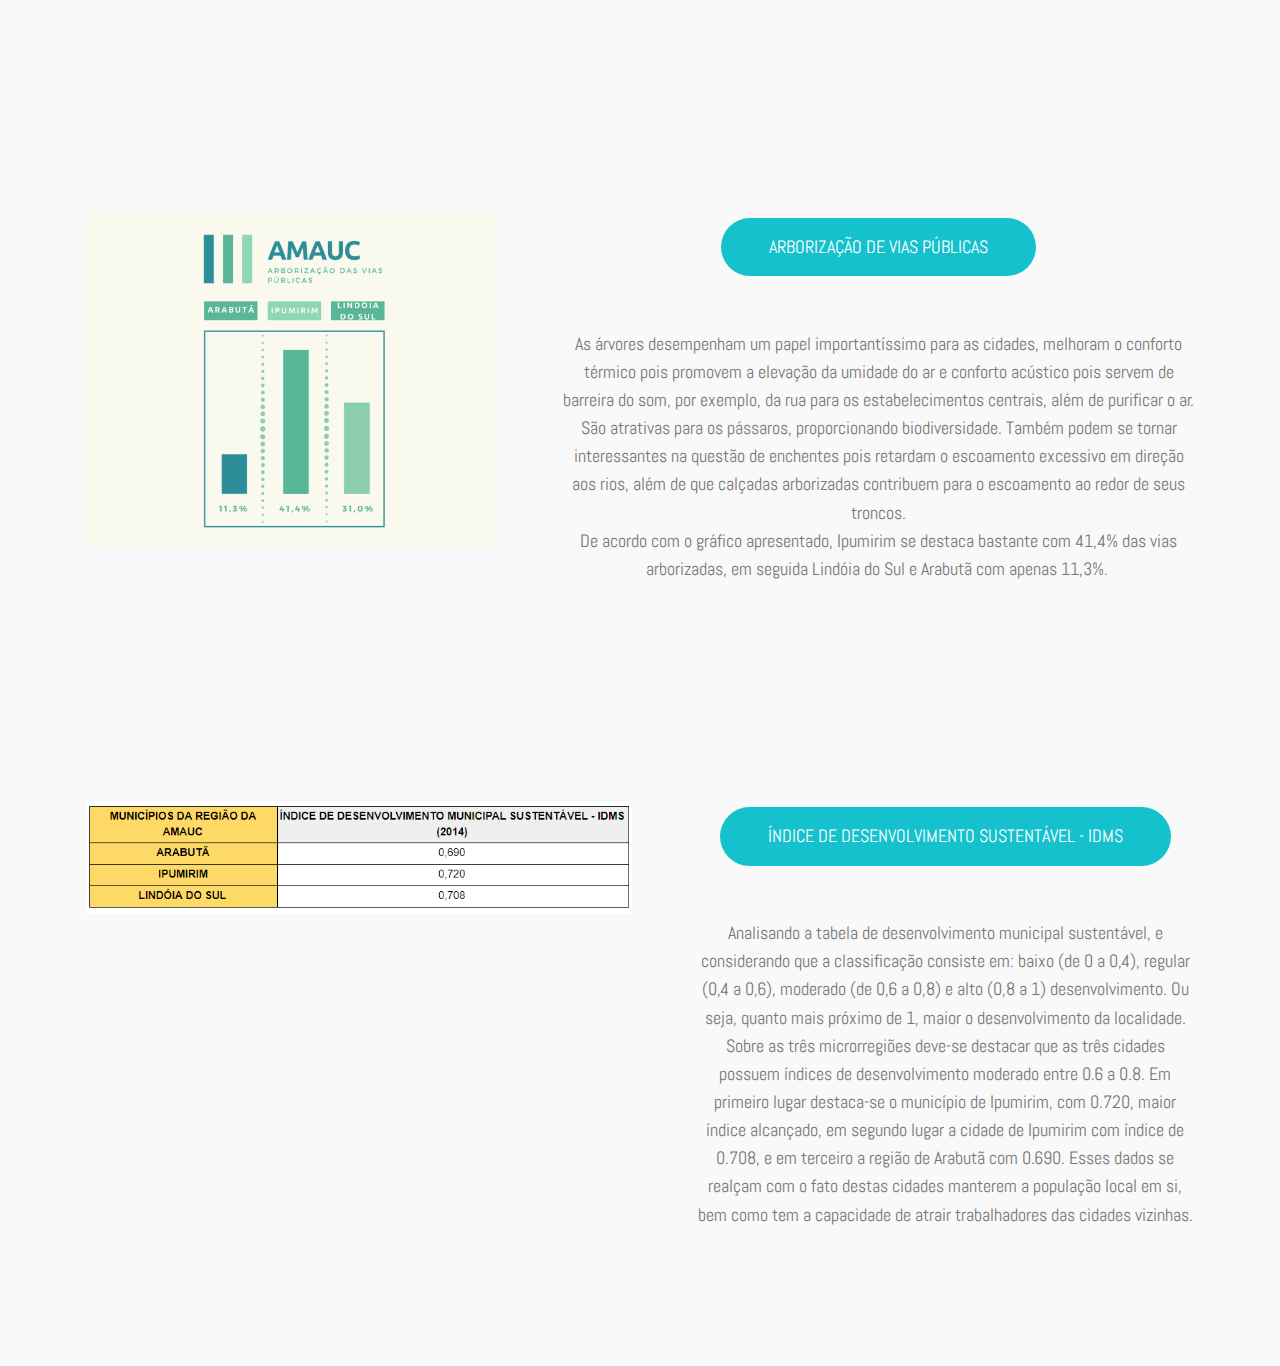
<file: Dados IBGE 2010 - Arabutã - Ipumirim - Lindóia do Sul.html>
<!DOCTYPE html>
<html  >
<head>
  <!-- Site made with Mobirise Website Builder v4.12.4, https://mobirise.com -->
  <meta charset="UTF-8">
  <meta http-equiv="X-UA-Compatible" content="IE=edge">
  <meta name="generator" content="Mobirise v4.12.4, mobirise.com">
  <meta name="viewport" content="width=device-width, initial-scale=1, minimum-scale=1">
  <link rel="shortcut icon" href="assets/images/logo2.png" type="image/x-icon">
  <meta name="description" content="Website Maker Description">
  
  
  <title>Dados IBGE 2010 - Arabutã - Ipumirim - Lindóia do Sul</title>
  <link rel="stylesheet" href="assets/web/assets/mobirise-icons/mobirise-icons.css">
  <link rel="stylesheet" href="assets/bootstrap/css/bootstrap.min.css">
  <link rel="stylesheet" href="assets/bootstrap/css/bootstrap-grid.min.css">
  <link rel="stylesheet" href="assets/bootstrap/css/bootstrap-reboot.min.css">
  <link rel="stylesheet" href="assets/socicon/css/styles.css">
  <link rel="stylesheet" href="assets/tether/tether.min.css">
  <link rel="stylesheet" href="assets/dropdown/css/style.css">
  <link rel="stylesheet" href="assets/theme/css/style.css">
  <link rel="preload" as="style" href="assets/mobirise/css/mbr-additional.css"><link rel="stylesheet" href="assets/mobirise/css/mbr-additional.css" type="text/css">
  
  
  
</head>
<body>
  <section class="menu cid-s2AJgM1DMu" once="menu" id="menu2-2x">

    

    <nav class="navbar navbar-expand beta-menu navbar-dropdown align-items-center navbar-toggleable-sm bg-color transparent">
        <button class="navbar-toggler navbar-toggler-right" type="button" data-toggle="collapse" data-target="#navbarSupportedContent" aria-controls="navbarSupportedContent" aria-expanded="false" aria-label="Toggle navigation">
            <div class="hamburger">
                <span></span>
                <span></span>
                <span></span>
                <span></span>
            </div>
        </button>
        <div class="menu-logo">
            <div class="navbar-brand">
                
                <span class="navbar-caption-wrap"><a class="navbar-caption text-black display-5" href="https://mobirise.co"><span class="socicon socicon-hellocoton mbr-iconfont mbr-iconfont-btn" style="color: rgb(20, 193, 204);"></span>Villa Braptafel</a></span>
            </div>
        </div>
        <div class="collapse navbar-collapse" id="navbarSupportedContent">
            <ul class="navbar-nav nav-dropdown nav-right" data-app-modern-menu="true"><li class="nav-item">
                    <a class="nav-link link text-black display-5" href="index.html">Menu Inicial</a>
                </li></ul>
            
        </div>
    </nav>
</section>

<section class="engine"><a href="https://mobirise.info/x">css templates</a></section><section class="header1 cid-s2ArO9pZ2A" id="header16-22">

    

    

    <div class="container">
        <div class="row justify-content-md-center">
            <div class="col-md-10 align-center">
                <h1 class="mbr-section-title mbr-bold pb-3 mbr-fonts-style display-1">
                    Comparativo das regiões da Amauc conforme IBGE 2010&nbsp;</h1>
                
                
                <div class="mbr-section-btn"><a class="btn btn-md btn-black-outline display-7" href="https://mobirise.co">Arabutã</a> <a class="btn btn-md btn-black-outline display-7" href="https://mobirise.co">Ipumirim</a> <a class="btn btn-md btn-black-outline display-7" href="https://mobirise.co">Lindóia do Sul</a></div>
            </div>
        </div>
    </div>

</section>

<section class="mbr-section content4 cid-s2Aw1E1QoR" id="content4-28">

    

    <div class="container">
        <div class="media-container-row">
            <div class="title col-12 col-md-8">
                
                <h3 class="mbr-section-subtitle align-center mbr-light mbr-fonts-style display-1">Compilação de dados</h3>
                
            </div>
        </div>
    </div>
</section>

<section class="cid-s2AvVvs9Wr" id="image1-27">

    

    <figure class="mbr-figure container">
        <div class="image-block" style="width: 66%;">
            <img src="assets/images/dd.png" width="1400" alt="Mobirise" title="">
            
        </div>
    </figure>
</section>

<section class="mbr-section content4 cid-s2AwGC3Mz2" id="content4-2b">

    

    <div class="container">
        <div class="media-container-row">
            <div class="title col-12 col-md-8">
                
                <h3 class="mbr-section-subtitle align-center mbr-light mbr-fonts-style display-1">Mapeamento e cruzamento de dados</h3>
                
            </div>
        </div>
    </div>
</section>

<section class="tabs4 cid-s2AxFdaT5D" id="tabs4-2c">

    

    

    <div class="container">
        
        

        <div class="media-container-row mt-5 pt-3">
            <div class="mbr-figure" style="width: 33%;">
                <img src="assets/images/popu.png" alt="Mobirise" title="">
            </div>
            <div class="tabs-container">
                <ul class="nav nav-tabs" role="tablist">
                    <li class="nav-item"><a class="nav-link mbr-fonts-style active display-7" role="tab" data-toggle="tab" href="#tabs4-2c_tab0">
                            POPULAÇÃO</a></li>
                    
                    
                    
                    
                    
                </ul>
                <div class="tab-content">
                    <div id="tab1" class="tab-pane in active" role="tabpanel">
                        <div class="row">
                            <div class="col-md-12">
                                <p class="mbr-text py-5 mbr-fonts-style display-7">O município de Arabutã com 4.193 mil habitantes equivalente a 1% da população de Santa Catarina, é o 214°  cidade no ranking populacional do nosso estado, tendo um crescimento de - 0,03 ao ano. Já a cidade de Ipumirim possui 7.593 habitantes apresentando um aumento de 7,1% desde o último censo demográfico realizado em 2000, sendo  equivalente a 0,1% da população sendo  a 149° cidade no ranking populacional catarinense.<br>Por último Lindóia do Sul onde a apresentou uma redução de 4,4% desde o último censo demográfico realizado em 2000, equivalente a 0,1% da população do estado, sendo a 194° cidade no ranking populacional catarinense. <br>Os três municípios não apresentam grande adensamento populacional, pois tem sua economia baseado na agricultura, não adensando as áreas centrais, além de não possuir comércios consideráveis em áreas centrais.</p>
                            </div>
                        </div>
                    </div>
                    <div id="tab2" class="tab-pane" role="tabpanel">
                        <div class="row">
                            <div class="col-md-12">
                                <p class="mbr-text py-5 mbr-fonts-style display-7">
                                    Mobirise themes are based on Bootstrap 3 and Bootstrap 4 - most powerful mobile first framework. Now, even if you're not code-savvy, you can be a part of an exciting growing bootstrap community.</p>
                            </div>
                        </div>
                    </div>
                    <div id="tab3" class="tab-pane" role="tabpanel">
                        <div class="row">
                            <div class="col-md-12">
                                <p class="mbr-text py-5 mbr-fonts-style display-7">
                                    Choose from the large selection of latest pre-made blocks - full-screen intro, bootstrap carousel, content slider, responsive image gallery with lightbox, parallax scrolling, video backgrounds, hamburger menu, sticky header and more.
                                </p>
                            </div>
                        </div>
                    </div>
                    <div id="tab4" class="tab-pane" role="tabpanel">
                        <div class="row">
                            <div class="col-md-12">
                                <p class="mbr-text py-5 mbr-fonts-style display-7">
                                    Sites made with Mobirise are 100% mobile-friendly according the latest Google Test and Google loves those websites (officially)!
                                </p>
                            </div>
                        </div>
                    </div>
                    <div id="tab5" class="tab-pane" role="tabpanel">
                        <div class="row">
                            <div class="col-md-12">
                                <p class="mbr-text py-5 mbr-fonts-style display-7">
                                    Mobirise themes are based on Bootstrap 3 and Bootstrap 4 - most powerful mobile first framework. Now, even if you're not code-savvy, you can be a part of an exciting growing bootstrap community.
                                </p>
                            </div>
                        </div>
                    </div>
                    <div id="tab6" class="tab-pane" role="tabpanel">
                        <div class="row">
                            <div class="col-md-12">
                                <p class="mbr-text py-5 mbr-fonts-style display-7">
                                    Choose from the large selection of latest pre-made blocks - full-screen intro, bootstrap carousel, content slider, responsive image gallery with lightbox, parallax scrolling, video backgrounds, hamburger menu, sticky header and more.
                                </p>
                            </div>
                        </div>
                    </div>
                </div>
            </div>
        </div>
    </div>
</section>

<section class="tabs4 cid-s2AyzWDDTR" id="tabs4-2d">

    

    

    <div class="container">
        
        

        <div class="media-container-row mt-5 pt-3">
            <div class="mbr-figure" style="width: 32%;">
                <img src="assets/images/dens.png" alt="Mobirise" title="">
            </div>
            <div class="tabs-container">
                <ul class="nav nav-tabs" role="tablist">
                    <li class="nav-item"><a class="nav-link mbr-fonts-style active show display-7" role="tab" data-toggle="tab" href="#tabs4-2d_tab0" aria-selected="true">DENSIDADE DEMOGRÁFICA</a></li>
                    
                    
                    
                    
                    
                </ul>
                <div class="tab-content">
                    <div id="tab1" class="tab-pane in active" role="tabpanel">
                        <div class="row">
                            <div class="col-md-12">
                                <p class="mbr-text py-5 mbr-fonts-style display-7">Neste mapa analisamos através dos dados do IBGE de 2010, a densidade populacional dos municípios, onde Lindóia do Sul possui 24,61 hab/km², os homens representam 52% da população e as mulheres, 48%, o grau de urbanização do município é inferior a média de 77,5% do estado.
<br>Ipumirim possui 29,19 hab/km² apresentando nos últimos 9 anos uma taxa média de crescimento populacional da ordem de 0,8% ao ano, considerando o período avaliado, o município apresentou uma taxa acumulada de crescimento populacional de 7,1%.
<br>Arabutã possui 24,61 hab/km², o comparativo dos dados do Censo Demográfico de 2000 e das estimativas populacionais do IBGE para 2009 demonstram que Arabutã tem apresentado nos últimos 9 anos uma taxa média de crescimento populacional da ordem de -0,3% ao ano apresentando uma taxa acumulada de crescimento populacional de -2,7%.&nbsp;<br></p>
                            </div>
                        </div>
                    </div>
                    <div id="tab2" class="tab-pane" role="tabpanel">
                        <div class="row">
                            <div class="col-md-12">
                                <p class="mbr-text py-5 mbr-fonts-style display-7">
                                    Mobirise themes are based on Bootstrap 3 and Bootstrap 4 - most powerful mobile first framework. Now, even if you're not code-savvy, you can be a part of an exciting growing bootstrap community.</p>
                            </div>
                        </div>
                    </div>
                    <div id="tab3" class="tab-pane" role="tabpanel">
                        <div class="row">
                            <div class="col-md-12">
                                <p class="mbr-text py-5 mbr-fonts-style display-7">
                                    Choose from the large selection of latest pre-made blocks - full-screen intro, bootstrap carousel, content slider, responsive image gallery with lightbox, parallax scrolling, video backgrounds, hamburger menu, sticky header and more.
                                </p>
                            </div>
                        </div>
                    </div>
                    <div id="tab4" class="tab-pane" role="tabpanel">
                        <div class="row">
                            <div class="col-md-12">
                                <p class="mbr-text py-5 mbr-fonts-style display-7">
                                    Sites made with Mobirise are 100% mobile-friendly according the latest Google Test and Google loves those websites (officially)!
                                </p>
                            </div>
                        </div>
                    </div>
                    <div id="tab5" class="tab-pane" role="tabpanel">
                        <div class="row">
                            <div class="col-md-12">
                                <p class="mbr-text py-5 mbr-fonts-style display-7">
                                    Mobirise themes are based on Bootstrap 3 and Bootstrap 4 - most powerful mobile first framework. Now, even if you're not code-savvy, you can be a part of an exciting growing bootstrap community.
                                </p>
                            </div>
                        </div>
                    </div>
                    <div id="tab6" class="tab-pane" role="tabpanel">
                        <div class="row">
                            <div class="col-md-12">
                                <p class="mbr-text py-5 mbr-fonts-style display-7">
                                    Choose from the large selection of latest pre-made blocks - full-screen intro, bootstrap carousel, content slider, responsive image gallery with lightbox, parallax scrolling, video backgrounds, hamburger menu, sticky header and more.
                                </p>
                            </div>
                        </div>
                    </div>
                </div>
            </div>
        </div>
    </div>
</section>

<section class="tabs4 cid-s2AzdMS5n1" id="tabs4-2e">

    

    

    <div class="container">
        
        

        <div class="media-container-row mt-5 pt-3">
            <div class="mbr-figure" style="width: 41%;">
                <img src="assets/images/sala-1.png" alt="Mobirise" title="">
            </div>
            <div class="tabs-container">
                <ul class="nav nav-tabs" role="tablist">
                    <li class="nav-item"><a class="nav-link mbr-fonts-style active display-7" role="tab" data-toggle="tab" href="#tabs4-2e_tab0">
                            SALÁRIO MÉDIO MENSAL</a></li>
                    
                    
                    
                    
                    
                </ul>
                <div class="tab-content">
                    <div id="tab1" class="tab-pane in active" role="tabpanel">
                        <div class="row">
                            <div class="col-md-12">
                                <p class="mbr-text py-5 mbr-fonts-style display-7">O Ministério da Economia é o órgão responsável por estipular o salário mínimo, de acordo com as necessidades do trabalhador.
<br>O salário médio mensal de uma cidade é baseado no custo de vida, sendo que algumas cidades possuem este valor bastante elevado, o que faz com que seus moradores gastem mais.
<br>De acordo com os dados do IBGE recolhidos em 2017, Arabutã tem em média 2,4 salários mínimos mensais, á frente de Ipumirim e Lindóia do Sul, que tem média de 1,9 salários mínimos.
<br>Essa explicação pode-se dar pois Arabutã é uma cidade que foi colonizada por europeus, por isso possui na sua arquitetura traços fortes dos imigrantes alemães, destacam-se algumas propriedades rurais e algumas casas na sede do Município, que deverão ser tombadas pelo patrimônio público, para desta forma serem preservadas, o que tornam a cidade atrativa, além disso, possui uma cultura diferenciada, principalmente na música e no canto. 
<br>Já Lindóia do Sul e Ipumirim são cidades que tem uma economia que gira em torno da agropecuária e da agricultura, o que fazem com que o custo de vida seja menor.&nbsp;<br></p>
                            </div>
                        </div>
                    </div>
                    <div id="tab2" class="tab-pane" role="tabpanel">
                        <div class="row">
                            <div class="col-md-12">
                                <p class="mbr-text py-5 mbr-fonts-style display-7">
                                    Mobirise themes are based on Bootstrap 3 and Bootstrap 4 - most powerful mobile first framework. Now, even if you're not code-savvy, you can be a part of an exciting growing bootstrap community.</p>
                            </div>
                        </div>
                    </div>
                    <div id="tab3" class="tab-pane" role="tabpanel">
                        <div class="row">
                            <div class="col-md-12">
                                <p class="mbr-text py-5 mbr-fonts-style display-7">
                                    Choose from the large selection of latest pre-made blocks - full-screen intro, bootstrap carousel, content slider, responsive image gallery with lightbox, parallax scrolling, video backgrounds, hamburger menu, sticky header and more.
                                </p>
                            </div>
                        </div>
                    </div>
                    <div id="tab4" class="tab-pane" role="tabpanel">
                        <div class="row">
                            <div class="col-md-12">
                                <p class="mbr-text py-5 mbr-fonts-style display-7">
                                    Sites made with Mobirise are 100% mobile-friendly according the latest Google Test and Google loves those websites (officially)!
                                </p>
                            </div>
                        </div>
                    </div>
                    <div id="tab5" class="tab-pane" role="tabpanel">
                        <div class="row">
                            <div class="col-md-12">
                                <p class="mbr-text py-5 mbr-fonts-style display-7">
                                    Mobirise themes are based on Bootstrap 3 and Bootstrap 4 - most powerful mobile first framework. Now, even if you're not code-savvy, you can be a part of an exciting growing bootstrap community.
                                </p>
                            </div>
                        </div>
                    </div>
                    <div id="tab6" class="tab-pane" role="tabpanel">
                        <div class="row">
                            <div class="col-md-12">
                                <p class="mbr-text py-5 mbr-fonts-style display-7">
                                    Choose from the large selection of latest pre-made blocks - full-screen intro, bootstrap carousel, content slider, responsive image gallery with lightbox, parallax scrolling, video backgrounds, hamburger menu, sticky header and more.
                                </p>
                            </div>
                        </div>
                    </div>
                </div>
            </div>
        </div>
    </div>
</section>

<section class="tabs4 cid-s2AzUMK1xP" id="tabs4-2f">

    

    

    <div class="container">
        
        

        <div class="media-container-row mt-5 pt-3">
            <div class="mbr-figure" style="width: 48%;">
                <img src="assets/images/taxa.png" alt="Mobirise" title="">
            </div>
            <div class="tabs-container">
                <ul class="nav nav-tabs" role="tablist">
                    <li class="nav-item"><a class="nav-link mbr-fonts-style active display-7" role="tab" data-toggle="tab" href="#tabs4-2f_tab0">
                            TAXA DE ESCOLARIZAÇÃO</a></li>
                    
                    
                    
                    
                    
                </ul>
                <div class="tab-content">
                    <div id="tab1" class="tab-pane in active" role="tabpanel">
                        <div class="row">
                            <div class="col-md-12">
                                <p class="mbr-text py-5 mbr-fonts-style display-7">A porcentagem da Taxa de Escolarização é dada pela razão entre o número de matrículas de alunos com determinada idade para estar cursando determinada etapa de ensino e a população total da cidade na mesma faixa etária. 
<br>De acordo com o gráfico, Ipumirim conta com a maior taxa de escolarização com 99,7%, em seguida Arabutã com 99,6% e Lindóia do Sul com 98,1%. Estas taxas apesar de o correto seria estarem em 100%, são altas em função de toda a população ter acesso à escolas e transporte público.&nbsp;<br></p>
                            </div>
                        </div>
                    </div>
                    <div id="tab2" class="tab-pane" role="tabpanel">
                        <div class="row">
                            <div class="col-md-12">
                                <p class="mbr-text py-5 mbr-fonts-style display-7">
                                    Mobirise themes are based on Bootstrap 3 and Bootstrap 4 - most powerful mobile first framework. Now, even if you're not code-savvy, you can be a part of an exciting growing bootstrap community.</p>
                            </div>
                        </div>
                    </div>
                    <div id="tab3" class="tab-pane" role="tabpanel">
                        <div class="row">
                            <div class="col-md-12">
                                <p class="mbr-text py-5 mbr-fonts-style display-7">
                                    Choose from the large selection of latest pre-made blocks - full-screen intro, bootstrap carousel, content slider, responsive image gallery with lightbox, parallax scrolling, video backgrounds, hamburger menu, sticky header and more.
                                </p>
                            </div>
                        </div>
                    </div>
                    <div id="tab4" class="tab-pane" role="tabpanel">
                        <div class="row">
                            <div class="col-md-12">
                                <p class="mbr-text py-5 mbr-fonts-style display-7">
                                    Sites made with Mobirise are 100% mobile-friendly according the latest Google Test and Google loves those websites (officially)!
                                </p>
                            </div>
                        </div>
                    </div>
                    <div id="tab5" class="tab-pane" role="tabpanel">
                        <div class="row">
                            <div class="col-md-12">
                                <p class="mbr-text py-5 mbr-fonts-style display-7">
                                    Mobirise themes are based on Bootstrap 3 and Bootstrap 4 - most powerful mobile first framework. Now, even if you're not code-savvy, you can be a part of an exciting growing bootstrap community.
                                </p>
                            </div>
                        </div>
                    </div>
                    <div id="tab6" class="tab-pane" role="tabpanel">
                        <div class="row">
                            <div class="col-md-12">
                                <p class="mbr-text py-5 mbr-fonts-style display-7">
                                    Choose from the large selection of latest pre-made blocks - full-screen intro, bootstrap carousel, content slider, responsive image gallery with lightbox, parallax scrolling, video backgrounds, hamburger menu, sticky header and more.
                                </p>
                            </div>
                        </div>
                    </div>
                </div>
            </div>
        </div>
    </div>
</section>

<section class="tabs4 cid-s2AAqiXrnd" id="tabs4-2g">

    

    

    <div class="container">
        
        

        <div class="media-container-row mt-5 pt-3">
            <div class="mbr-figure" style="width: 34%;">
                <img src="assets/images/pib.png" alt="Mobirise" title="">
            </div>
            <div class="tabs-container">
                <ul class="nav nav-tabs" role="tablist">
                    <li class="nav-item"><a class="nav-link mbr-fonts-style active display-7" role="tab" data-toggle="tab" href="#tabs4-2g_tab0">
                            PIB PER CAPITA</a></li>
                    
                    
                    
                    
                    
                </ul>
                <div class="tab-content">
                    <div id="tab1" class="tab-pane in active" role="tabpanel">
                        <div class="row">
                            <div class="col-md-12">
                                <p class="mbr-text py-5 mbr-fonts-style display-7">Nesse mapa analisamos a renda per capita ou rendimento per capita de indicadores que ajuda medir o grau de desenvolvimento econômico dos municípios, o Pib per capita se dá pela divisão da renda pelo número do seus habitantes. <br>Segundo dados do IBGE e da Secretaria de Estado do Planejamento de
<br>Santa Catarina, em 2006 o PIB catarinense atingiu o montante de R$ 93,2 bilhões, assegurando ao Estado a manutenção da 7° posição relativa no ranking nacional. No mesmo ano, Lindóia do Sul aparece na 198º posição do ranking estadual,com o pib de 23.718,94 R$,  a base econômica de Lindóia do Sul foi a agricultura, com destaque para o cultivo do milho. Atualmente é grande a produção de Suínos e Aves, além da produção de leite, há indústrias de beneficiamento de madeira, fábricas de móveis, uma ervateira e um moinho industrial, respondendo por 0,05% da composição do PIB catarinense, nos últimos anos o município apresentou um crescimento acumulado de 35,1%, contra um aumento estadual de 67,2%.
<br>Arabutã com pib de 29.491,15 R$ aparece na 226º posição do ranking estadual, respondendo por 0,03% da composição do PIB catarinense, com economia baseada na  criação de aves, suínos e leite, pela dificuldade de uso de máquinas para a agricultura. No comparativo da evolução deste indicador ao longo do período 2002 a 2006, o município apresentou um crescimento acumulado de 35%, contra um aumento estadual de 67,2%.
<br>Ipumirim dentre a microrregião apresenta um pib mais elevado de 41.445,50 R$, com a economia baseada na  Agropecuária, da Indústria( JBS) e pequenos comércios locais, aparecendo na 118° posição do ranking estadual, respondendo por 0,12% da composição do PIB catarinense.
<br>No comparativo da evolução deste indicador ao longo do período 2002-
<br>2006, o município apresentou um crescimento acumulado de 56,4%, contra um aumento estadual de 67,2%.&nbsp;<br></p>
                            </div>
                        </div>
                    </div>
                    <div id="tab2" class="tab-pane" role="tabpanel">
                        <div class="row">
                            <div class="col-md-12">
                                <p class="mbr-text py-5 mbr-fonts-style display-7">
                                    Mobirise themes are based on Bootstrap 3 and Bootstrap 4 - most powerful mobile first framework. Now, even if you're not code-savvy, you can be a part of an exciting growing bootstrap community.</p>
                            </div>
                        </div>
                    </div>
                    <div id="tab3" class="tab-pane" role="tabpanel">
                        <div class="row">
                            <div class="col-md-12">
                                <p class="mbr-text py-5 mbr-fonts-style display-7">
                                    Choose from the large selection of latest pre-made blocks - full-screen intro, bootstrap carousel, content slider, responsive image gallery with lightbox, parallax scrolling, video backgrounds, hamburger menu, sticky header and more.
                                </p>
                            </div>
                        </div>
                    </div>
                    <div id="tab4" class="tab-pane" role="tabpanel">
                        <div class="row">
                            <div class="col-md-12">
                                <p class="mbr-text py-5 mbr-fonts-style display-7">
                                    Sites made with Mobirise are 100% mobile-friendly according the latest Google Test and Google loves those websites (officially)!
                                </p>
                            </div>
                        </div>
                    </div>
                    <div id="tab5" class="tab-pane" role="tabpanel">
                        <div class="row">
                            <div class="col-md-12">
                                <p class="mbr-text py-5 mbr-fonts-style display-7">
                                    Mobirise themes are based on Bootstrap 3 and Bootstrap 4 - most powerful mobile first framework. Now, even if you're not code-savvy, you can be a part of an exciting growing bootstrap community.
                                </p>
                            </div>
                        </div>
                    </div>
                    <div id="tab6" class="tab-pane" role="tabpanel">
                        <div class="row">
                            <div class="col-md-12">
                                <p class="mbr-text py-5 mbr-fonts-style display-7">
                                    Choose from the large selection of latest pre-made blocks - full-screen intro, bootstrap carousel, content slider, responsive image gallery with lightbox, parallax scrolling, video backgrounds, hamburger menu, sticky header and more.
                                </p>
                            </div>
                        </div>
                    </div>
                </div>
            </div>
        </div>
    </div>
</section>

<section class="tabs4 cid-s2AAZWQ2hk" id="tabs4-2h">

    

    

    <div class="container">
        
        

        <div class="media-container-row mt-5 pt-3">
            <div class="mbr-figure" style="width: 44%;">
                <img src="assets/images/idh.png" alt="Mobirise" title="">
            </div>
            <div class="tabs-container">
                <ul class="nav nav-tabs" role="tablist">
                    <li class="nav-item"><a class="nav-link mbr-fonts-style active display-7" role="tab" data-toggle="tab" href="#tabs4-2h_tab0">ÍNDICE DE DESENVOLVIMENTO HUMANO - IDH</a></li>
                    
                    
                    
                    
                    
                </ul>
                <div class="tab-content">
                    <div id="tab1" class="tab-pane in active" role="tabpanel">
                        <div class="row">
                            <div class="col-md-12">
                                <p class="mbr-text py-5 mbr-fonts-style display-7">Este índice tem como finalidade medir o desenvolvimento de uma cidade nos quesitos referentes à educação, saúde e renda. É importante ressaltar que o IDH não abrange todos os aspectos de desenvolvimento, e não é uma representação da qualidade de vida dos moradores ou significa que é o melhor lugar para se viver.
<br>De acordo com os registros do IBGE de 2010, Arabutã se destaca com IDH de 0,773, por apresentar um crescimento gradativo de empresas que se mantêm em atividade no Município com grande potencial de investimento.
<br>
<br></p>
                            </div>
                        </div>
                    </div>
                    <div id="tab2" class="tab-pane" role="tabpanel">
                        <div class="row">
                            <div class="col-md-12">
                                <p class="mbr-text py-5 mbr-fonts-style display-7">
                                    Mobirise themes are based on Bootstrap 3 and Bootstrap 4 - most powerful mobile first framework. Now, even if you're not code-savvy, you can be a part of an exciting growing bootstrap community.</p>
                            </div>
                        </div>
                    </div>
                    <div id="tab3" class="tab-pane" role="tabpanel">
                        <div class="row">
                            <div class="col-md-12">
                                <p class="mbr-text py-5 mbr-fonts-style display-7">
                                    Choose from the large selection of latest pre-made blocks - full-screen intro, bootstrap carousel, content slider, responsive image gallery with lightbox, parallax scrolling, video backgrounds, hamburger menu, sticky header and more.
                                </p>
                            </div>
                        </div>
                    </div>
                    <div id="tab4" class="tab-pane" role="tabpanel">
                        <div class="row">
                            <div class="col-md-12">
                                <p class="mbr-text py-5 mbr-fonts-style display-7">
                                    Sites made with Mobirise are 100% mobile-friendly according the latest Google Test and Google loves those websites (officially)!
                                </p>
                            </div>
                        </div>
                    </div>
                    <div id="tab5" class="tab-pane" role="tabpanel">
                        <div class="row">
                            <div class="col-md-12">
                                <p class="mbr-text py-5 mbr-fonts-style display-7">
                                    Mobirise themes are based on Bootstrap 3 and Bootstrap 4 - most powerful mobile first framework. Now, even if you're not code-savvy, you can be a part of an exciting growing bootstrap community.
                                </p>
                            </div>
                        </div>
                    </div>
                    <div id="tab6" class="tab-pane" role="tabpanel">
                        <div class="row">
                            <div class="col-md-12">
                                <p class="mbr-text py-5 mbr-fonts-style display-7">
                                    Choose from the large selection of latest pre-made blocks - full-screen intro, bootstrap carousel, content slider, responsive image gallery with lightbox, parallax scrolling, video backgrounds, hamburger menu, sticky header and more.
                                </p>
                            </div>
                        </div>
                    </div>
                </div>
            </div>
        </div>
    </div>
</section>

<section class="tabs4 cid-s2ABoVHa5U" id="tabs4-2i">

    

    

    <div class="container">
        
        

        <div class="media-container-row mt-5 pt-3">
            <div class="mbr-figure" style="width: 60%;">
                <img src="assets/images/esta.png" alt="Mobirise" title="">
            </div>
            <div class="tabs-container">
                <ul class="nav nav-tabs" role="tablist">
                    <li class="nav-item"><a class="nav-link mbr-fonts-style active display-7" role="tab" data-toggle="tab" href="#tabs4-2i_tab0">ESTABELECIMENTOS DE SAÚDE</a></li>
                    
                    
                    
                    
                    
                </ul>
                <div class="tab-content">
                    <div id="tab1" class="tab-pane in active" role="tabpanel">
                        <div class="row">
                            <div class="col-md-12">
                                <p class="mbr-text py-5 mbr-fonts-style display-7">A tabela acima apresenta dados do IBGE realizados no ano de 2009, em relação a quantidade de estabelecimentos de saúde de cada cidade. É eminente que cidades maiores, apresentam maior quantidade de estabelecimentos, e cidades menores, um menor número de unidades, o importante e imprescindível é que essas empresas de saúde supram a demanda do município. 
<br>Em relação a tabela acima pode-se dizer que a cidade de Ipumirim contém 7.593 habitantes  e  possui 8 unidades de saúde e a cidade de Lindóia do Sul é a segunda maior região tanto em população quanto em área territorial e possui apenas 4 unidades de saúde, situações desse tipo, ocasionam superlotação em unidades de saúde das maiores cidades, deixando muitas vezes de atender toda a demanda da própria cidade para suprir a falta de unidades de saúde de regiões próximas.&nbsp;<br></p>
                            </div>
                        </div>
                    </div>
                    <div id="tab2" class="tab-pane" role="tabpanel">
                        <div class="row">
                            <div class="col-md-12">
                                <p class="mbr-text py-5 mbr-fonts-style display-7">
                                    Mobirise themes are based on Bootstrap 3 and Bootstrap 4 - most powerful mobile first framework. Now, even if you're not code-savvy, you can be a part of an exciting growing bootstrap community.</p>
                            </div>
                        </div>
                    </div>
                    <div id="tab3" class="tab-pane" role="tabpanel">
                        <div class="row">
                            <div class="col-md-12">
                                <p class="mbr-text py-5 mbr-fonts-style display-7">
                                    Choose from the large selection of latest pre-made blocks - full-screen intro, bootstrap carousel, content slider, responsive image gallery with lightbox, parallax scrolling, video backgrounds, hamburger menu, sticky header and more.
                                </p>
                            </div>
                        </div>
                    </div>
                    <div id="tab4" class="tab-pane" role="tabpanel">
                        <div class="row">
                            <div class="col-md-12">
                                <p class="mbr-text py-5 mbr-fonts-style display-7">
                                    Sites made with Mobirise are 100% mobile-friendly according the latest Google Test and Google loves those websites (officially)!
                                </p>
                            </div>
                        </div>
                    </div>
                    <div id="tab5" class="tab-pane" role="tabpanel">
                        <div class="row">
                            <div class="col-md-12">
                                <p class="mbr-text py-5 mbr-fonts-style display-7">
                                    Mobirise themes are based on Bootstrap 3 and Bootstrap 4 - most powerful mobile first framework. Now, even if you're not code-savvy, you can be a part of an exciting growing bootstrap community.
                                </p>
                            </div>
                        </div>
                    </div>
                    <div id="tab6" class="tab-pane" role="tabpanel">
                        <div class="row">
                            <div class="col-md-12">
                                <p class="mbr-text py-5 mbr-fonts-style display-7">
                                    Choose from the large selection of latest pre-made blocks - full-screen intro, bootstrap carousel, content slider, responsive image gallery with lightbox, parallax scrolling, video backgrounds, hamburger menu, sticky header and more.
                                </p>
                            </div>
                        </div>
                    </div>
                </div>
            </div>
        </div>
    </div>
</section>

<section class="tabs4 cid-s2AC0l45Zz" id="tabs4-2j">

    

    

    <div class="container">
        
        

        <div class="media-container-row mt-5 pt-3">
            <div class="mbr-figure" style="width: 34%;">
                <img src="assets/images/unidade-terr.png" alt="Mobirise" title="">
            </div>
            <div class="tabs-container">
                <ul class="nav nav-tabs" role="tablist">
                    <li class="nav-item"><a class="nav-link mbr-fonts-style active display-7" role="tab" data-toggle="tab" href="#tabs4-2j_tab0">
                            ÁREA DE UNIDADE TERRITORIAL</a></li>
                    
                    
                    
                    
                    
                </ul>
                <div class="tab-content">
                    <div id="tab1" class="tab-pane in active" role="tabpanel">
                        <div class="row">
                            <div class="col-md-12">
                                <p class="mbr-text py-5 mbr-fonts-style display-7">No mapa cima foi levantado os dados de área que cada município possui, através das informações mapeadas pelo IBGE, onde podemos considerar Arabutã com uma área de 133,014 km², Ipumirim com a maior área de 247,875 km² e Lindóia do Sul, 188,758 km². &nbsp;<br></p>
                            </div>
                        </div>
                    </div>
                    <div id="tab2" class="tab-pane" role="tabpanel">
                        <div class="row">
                            <div class="col-md-12">
                                <p class="mbr-text py-5 mbr-fonts-style display-7">
                                    Mobirise themes are based on Bootstrap 3 and Bootstrap 4 - most powerful mobile first framework. Now, even if you're not code-savvy, you can be a part of an exciting growing bootstrap community.</p>
                            </div>
                        </div>
                    </div>
                    <div id="tab3" class="tab-pane" role="tabpanel">
                        <div class="row">
                            <div class="col-md-12">
                                <p class="mbr-text py-5 mbr-fonts-style display-7">
                                    Choose from the large selection of latest pre-made blocks - full-screen intro, bootstrap carousel, content slider, responsive image gallery with lightbox, parallax scrolling, video backgrounds, hamburger menu, sticky header and more.
                                </p>
                            </div>
                        </div>
                    </div>
                    <div id="tab4" class="tab-pane" role="tabpanel">
                        <div class="row">
                            <div class="col-md-12">
                                <p class="mbr-text py-5 mbr-fonts-style display-7">
                                    Sites made with Mobirise are 100% mobile-friendly according the latest Google Test and Google loves those websites (officially)!
                                </p>
                            </div>
                        </div>
                    </div>
                    <div id="tab5" class="tab-pane" role="tabpanel">
                        <div class="row">
                            <div class="col-md-12">
                                <p class="mbr-text py-5 mbr-fonts-style display-7">
                                    Mobirise themes are based on Bootstrap 3 and Bootstrap 4 - most powerful mobile first framework. Now, even if you're not code-savvy, you can be a part of an exciting growing bootstrap community.
                                </p>
                            </div>
                        </div>
                    </div>
                    <div id="tab6" class="tab-pane" role="tabpanel">
                        <div class="row">
                            <div class="col-md-12">
                                <p class="mbr-text py-5 mbr-fonts-style display-7">
                                    Choose from the large selection of latest pre-made blocks - full-screen intro, bootstrap carousel, content slider, responsive image gallery with lightbox, parallax scrolling, video backgrounds, hamburger menu, sticky header and more.
                                </p>
                            </div>
                        </div>
                    </div>
                </div>
            </div>
        </div>
    </div>
</section>

<section class="tabs4 cid-s2ACmRIYpw" id="tabs4-2k">

    

    

    <div class="container">
        
        

        <div class="media-container-row mt-5 pt-3">
            <div class="mbr-figure" style="width: 56%;">
                <img src="assets/images/esg.png" alt="Mobirise" title="">
            </div>
            <div class="tabs-container">
                <ul class="nav nav-tabs" role="tablist">
                    <li class="nav-item"><a class="nav-link mbr-fonts-style active display-7" role="tab" data-toggle="tab" href="#tabs4-2k_tab0">
                            ESGOTAMENTO SANITÁRIO ADEQUADO</a></li>
                    
                    
                    
                    
                    
                </ul>
                <div class="tab-content">
                    <div id="tab1" class="tab-pane in active" role="tabpanel">
                        <div class="row">
                            <div class="col-md-12">
                                <p class="mbr-text py-5 mbr-fonts-style display-7">
                                    O sistema de esgotamento sanitário serve para minimizar a ocorrência de doenças na população. Conforme os dados acima retirados do IBGE em uma pesquisa feita em 2010 , Ipumirim possui índice de 64% o ‘pior’’ resultado entre as três regiões, possui maior número de habitantes é a maior em área territorial. Com a melhor porcentagem destaca-se a cidade de Lindóia do sul com índice de 74,2%, é a segunda maior cidade em área territorial e a segunda em população.
                                </p>
                            </div>
                        </div>
                    </div>
                    <div id="tab2" class="tab-pane" role="tabpanel">
                        <div class="row">
                            <div class="col-md-12">
                                <p class="mbr-text py-5 mbr-fonts-style display-7">
                                    Mobirise themes are based on Bootstrap 3 and Bootstrap 4 - most powerful mobile first framework. Now, even if you're not code-savvy, you can be a part of an exciting growing bootstrap community.</p>
                            </div>
                        </div>
                    </div>
                    <div id="tab3" class="tab-pane" role="tabpanel">
                        <div class="row">
                            <div class="col-md-12">
                                <p class="mbr-text py-5 mbr-fonts-style display-7">
                                    Choose from the large selection of latest pre-made blocks - full-screen intro, bootstrap carousel, content slider, responsive image gallery with lightbox, parallax scrolling, video backgrounds, hamburger menu, sticky header and more.
                                </p>
                            </div>
                        </div>
                    </div>
                    <div id="tab4" class="tab-pane" role="tabpanel">
                        <div class="row">
                            <div class="col-md-12">
                                <p class="mbr-text py-5 mbr-fonts-style display-7">
                                    Sites made with Mobirise are 100% mobile-friendly according the latest Google Test and Google loves those websites (officially)!
                                </p>
                            </div>
                        </div>
                    </div>
                    <div id="tab5" class="tab-pane" role="tabpanel">
                        <div class="row">
                            <div class="col-md-12">
                                <p class="mbr-text py-5 mbr-fonts-style display-7">
                                    Mobirise themes are based on Bootstrap 3 and Bootstrap 4 - most powerful mobile first framework. Now, even if you're not code-savvy, you can be a part of an exciting growing bootstrap community.
                                </p>
                            </div>
                        </div>
                    </div>
                    <div id="tab6" class="tab-pane" role="tabpanel">
                        <div class="row">
                            <div class="col-md-12">
                                <p class="mbr-text py-5 mbr-fonts-style display-7">
                                    Choose from the large selection of latest pre-made blocks - full-screen intro, bootstrap carousel, content slider, responsive image gallery with lightbox, parallax scrolling, video backgrounds, hamburger menu, sticky header and more.
                                </p>
                            </div>
                        </div>
                    </div>
                </div>
            </div>
        </div>
    </div>
</section>

<section class="tabs4 cid-s2ACHqwbqr" id="tabs4-2l">

    

    

    <div class="container">
        
        

        <div class="media-container-row mt-5 pt-3">
            <div class="mbr-figure" style="width: 43%;">
                <img src="assets/images/arb.png" alt="Mobirise" title="">
            </div>
            <div class="tabs-container">
                <ul class="nav nav-tabs" role="tablist">
                    <li class="nav-item"><a class="nav-link mbr-fonts-style active display-7" role="tab" data-toggle="tab" href="#tabs4-2l_tab0">
                            ARBORIZAÇÃO DE VIAS PÚBLICAS</a></li>
                    
                    
                    
                    
                    
                </ul>
                <div class="tab-content">
                    <div id="tab1" class="tab-pane in active" role="tabpanel">
                        <div class="row">
                            <div class="col-md-12">
                                <p class="mbr-text py-5 mbr-fonts-style display-7">As árvores desempenham um papel importantíssimo para as cidades, melhoram o conforto térmico pois promovem a elevação da umidade do ar e conforto acústico pois servem de barreira do som, por exemplo, da rua para os estabelecimentos centrais, além de purificar o ar. São atrativas para os pássaros, proporcionando biodiversidade. Também podem se tornar interessantes na questão de enchentes pois retardam o escoamento excessivo em direção aos rios, além de que calçadas arborizadas contribuem para o escoamento ao redor de seus troncos.
<br>De acordo com o gráfico apresentado, Ipumirim se destaca bastante com 41,4% das vias arborizadas, em seguida Lindóia do Sul e Arabutã com apenas 11,3%.&nbsp;<br></p>
                            </div>
                        </div>
                    </div>
                    <div id="tab2" class="tab-pane" role="tabpanel">
                        <div class="row">
                            <div class="col-md-12">
                                <p class="mbr-text py-5 mbr-fonts-style display-7">
                                    Mobirise themes are based on Bootstrap 3 and Bootstrap 4 - most powerful mobile first framework. Now, even if you're not code-savvy, you can be a part of an exciting growing bootstrap community.</p>
                            </div>
                        </div>
                    </div>
                    <div id="tab3" class="tab-pane" role="tabpanel">
                        <div class="row">
                            <div class="col-md-12">
                                <p class="mbr-text py-5 mbr-fonts-style display-7">
                                    Choose from the large selection of latest pre-made blocks - full-screen intro, bootstrap carousel, content slider, responsive image gallery with lightbox, parallax scrolling, video backgrounds, hamburger menu, sticky header and more.
                                </p>
                            </div>
                        </div>
                    </div>
                    <div id="tab4" class="tab-pane" role="tabpanel">
                        <div class="row">
                            <div class="col-md-12">
                                <p class="mbr-text py-5 mbr-fonts-style display-7">
                                    Sites made with Mobirise are 100% mobile-friendly according the latest Google Test and Google loves those websites (officially)!
                                </p>
                            </div>
                        </div>
                    </div>
                    <div id="tab5" class="tab-pane" role="tabpanel">
                        <div class="row">
                            <div class="col-md-12">
                                <p class="mbr-text py-5 mbr-fonts-style display-7">
                                    Mobirise themes are based on Bootstrap 3 and Bootstrap 4 - most powerful mobile first framework. Now, even if you're not code-savvy, you can be a part of an exciting growing bootstrap community.
                                </p>
                            </div>
                        </div>
                    </div>
                    <div id="tab6" class="tab-pane" role="tabpanel">
                        <div class="row">
                            <div class="col-md-12">
                                <p class="mbr-text py-5 mbr-fonts-style display-7">
                                    Choose from the large selection of latest pre-made blocks - full-screen intro, bootstrap carousel, content slider, responsive image gallery with lightbox, parallax scrolling, video backgrounds, hamburger menu, sticky header and more.
                                </p>
                            </div>
                        </div>
                    </div>
                </div>
            </div>
        </div>
    </div>
</section>

<section class="tabs4 cid-s2AD0Hhxw7" id="tabs4-2m">

    

    

    <div class="container">
        
        

        <div class="media-container-row mt-5 pt-3">
            <div class="mbr-figure" style="width: 55%;">
                <img src="assets/images/idms.png" alt="Mobirise" title="">
            </div>
            <div class="tabs-container">
                <ul class="nav nav-tabs" role="tablist">
                    <li class="nav-item"><a class="nav-link mbr-fonts-style active display-7" role="tab" data-toggle="tab" href="#tabs4-2m_tab0">ÍNDICE DE DESENVOLVIMENTO SUSTENTÁVEL - IDMS</a></li>
                    
                    
                    
                    
                    
                </ul>
                <div class="tab-content">
                    <div id="tab1" class="tab-pane in active" role="tabpanel">
                        <div class="row">
                            <div class="col-md-12">
                                <p class="mbr-text py-5 mbr-fonts-style display-7">Analisando a tabela de desenvolvimento municipal sustentável, e considerando que a classificação consiste em: baixo (de 0 a 0,4), regular (0,4 a 0,6), moderado (de 0,6 a 0,8) e alto (0,8 a 1) desenvolvimento. Ou seja, quanto mais próximo de 1, maior o desenvolvimento da localidade. Sobre as três microrregiões deve-se destacar que as três cidades possuem índices de desenvolvimento moderado entre 0.6 a 0.8. Em primeiro lugar destaca-se o município de Ipumirim, com  0.720, maior índice alcançado, em segundo lugar a cidade de Ipumirim com índice de 0.708, e em terceiro a região de Arabutã com 0.690. Esses dados se realçam com o fato destas cidades manterem a população local em si, bem como tem a capacidade de atrair trabalhadores das cidades vizinhas. &nbsp;&nbsp;<br></p>
                            </div>
                        </div>
                    </div>
                    <div id="tab2" class="tab-pane" role="tabpanel">
                        <div class="row">
                            <div class="col-md-12">
                                <p class="mbr-text py-5 mbr-fonts-style display-7">
                                    Mobirise themes are based on Bootstrap 3 and Bootstrap 4 - most powerful mobile first framework. Now, even if you're not code-savvy, you can be a part of an exciting growing bootstrap community.</p>
                            </div>
                        </div>
                    </div>
                    <div id="tab3" class="tab-pane" role="tabpanel">
                        <div class="row">
                            <div class="col-md-12">
                                <p class="mbr-text py-5 mbr-fonts-style display-7">
                                    Choose from the large selection of latest pre-made blocks - full-screen intro, bootstrap carousel, content slider, responsive image gallery with lightbox, parallax scrolling, video backgrounds, hamburger menu, sticky header and more.
                                </p>
                            </div>
                        </div>
                    </div>
                    <div id="tab4" class="tab-pane" role="tabpanel">
                        <div class="row">
                            <div class="col-md-12">
                                <p class="mbr-text py-5 mbr-fonts-style display-7">
                                    Sites made with Mobirise are 100% mobile-friendly according the latest Google Test and Google loves those websites (officially)!
                                </p>
                            </div>
                        </div>
                    </div>
                    <div id="tab5" class="tab-pane" role="tabpanel">
                        <div class="row">
                            <div class="col-md-12">
                                <p class="mbr-text py-5 mbr-fonts-style display-7">
                                    Mobirise themes are based on Bootstrap 3 and Bootstrap 4 - most powerful mobile first framework. Now, even if you're not code-savvy, you can be a part of an exciting growing bootstrap community.
                                </p>
                            </div>
                        </div>
                    </div>
                    <div id="tab6" class="tab-pane" role="tabpanel">
                        <div class="row">
                            <div class="col-md-12">
                                <p class="mbr-text py-5 mbr-fonts-style display-7">
                                    Choose from the large selection of latest pre-made blocks - full-screen intro, bootstrap carousel, content slider, responsive image gallery with lightbox, parallax scrolling, video backgrounds, hamburger menu, sticky header and more.
                                </p>
                            </div>
                        </div>
                    </div>
                </div>
            </div>
        </div>
    </div>
</section>


  <script src="assets/web/assets/jquery/jquery.min.js"></script>
  <script src="assets/popper/popper.min.js"></script>
  <script src="assets/bootstrap/js/bootstrap.min.js"></script>
  <script src="assets/tether/tether.min.js"></script>
  <script src="assets/dropdown/js/nav-dropdown.js"></script>
  <script src="assets/dropdown/js/navbar-dropdown.js"></script>
  <script src="assets/touchswipe/jquery.touch-swipe.min.js"></script>
  <script src="assets/mbr-tabs/mbr-tabs.js"></script>
  <script src="assets/smoothscroll/smooth-scroll.js"></script>
  <script src="assets/theme/js/script.js"></script>
  
  
</body>
</html>
</file>
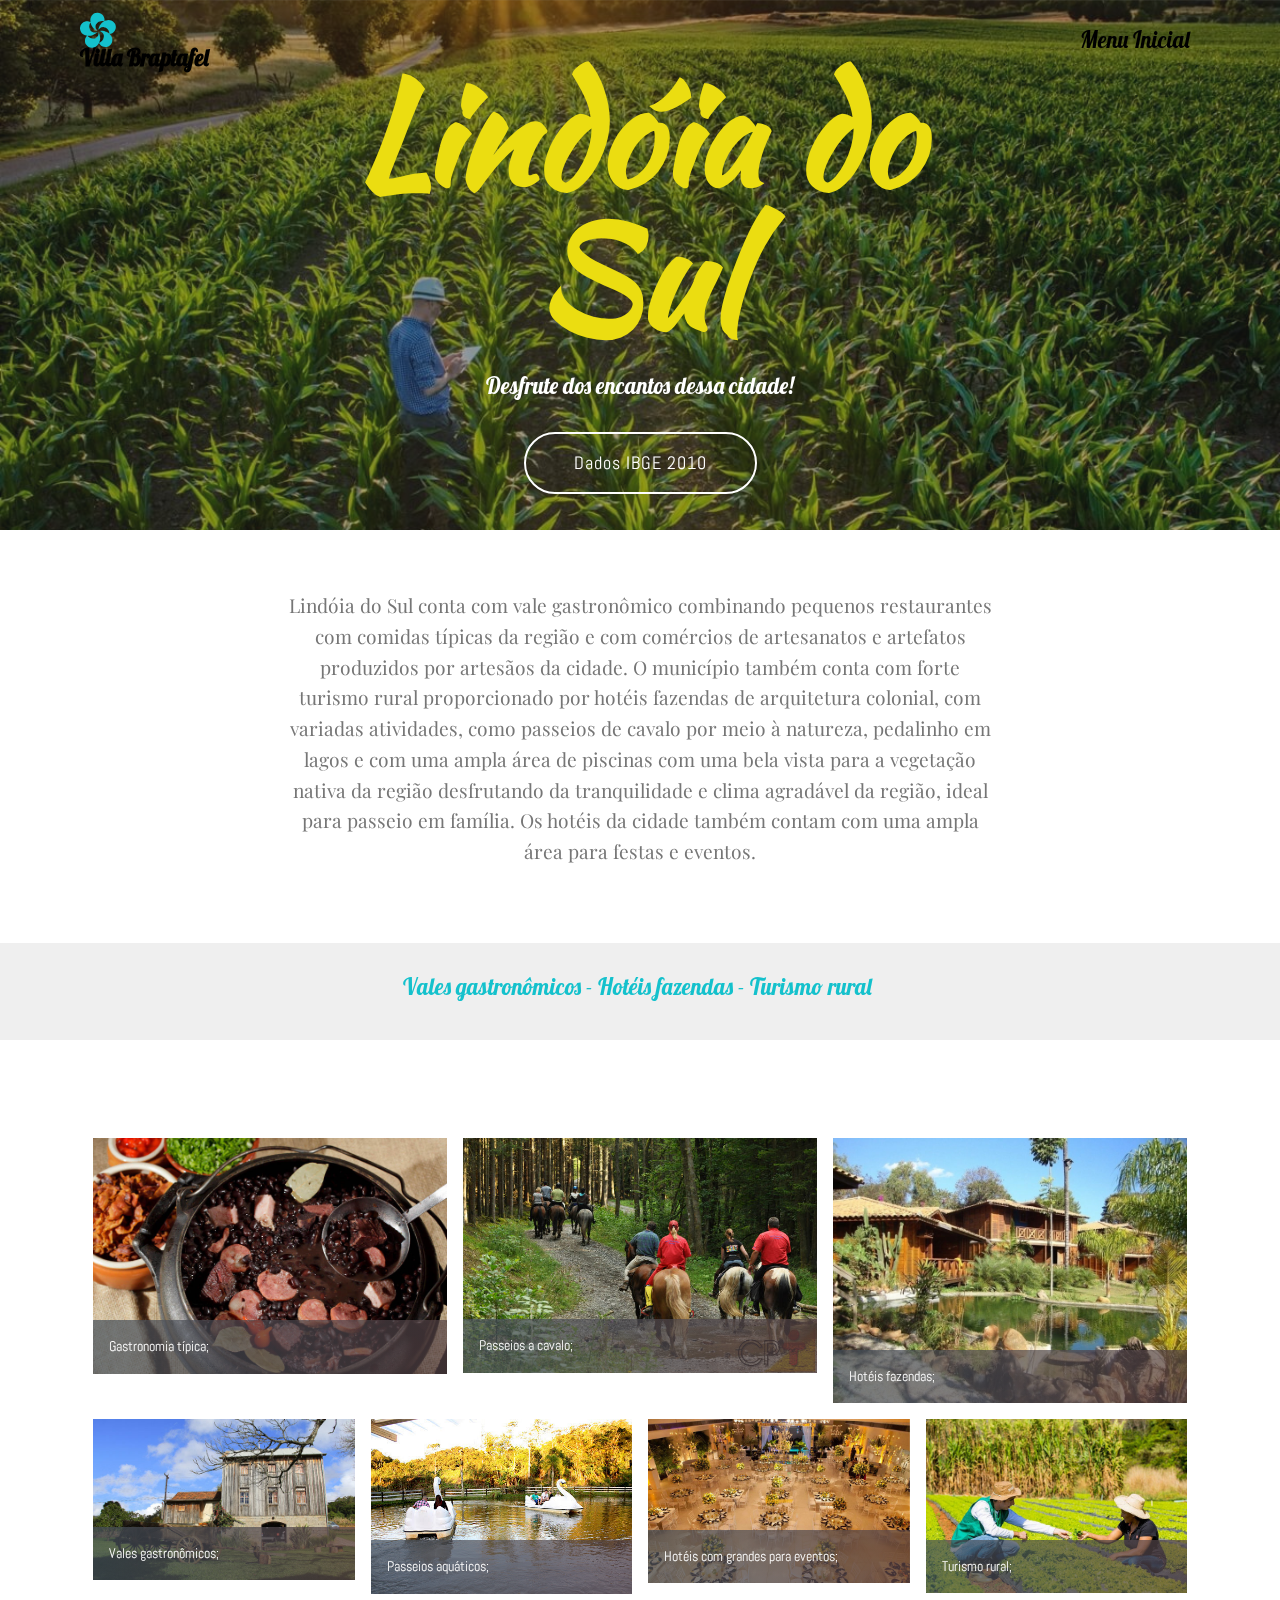
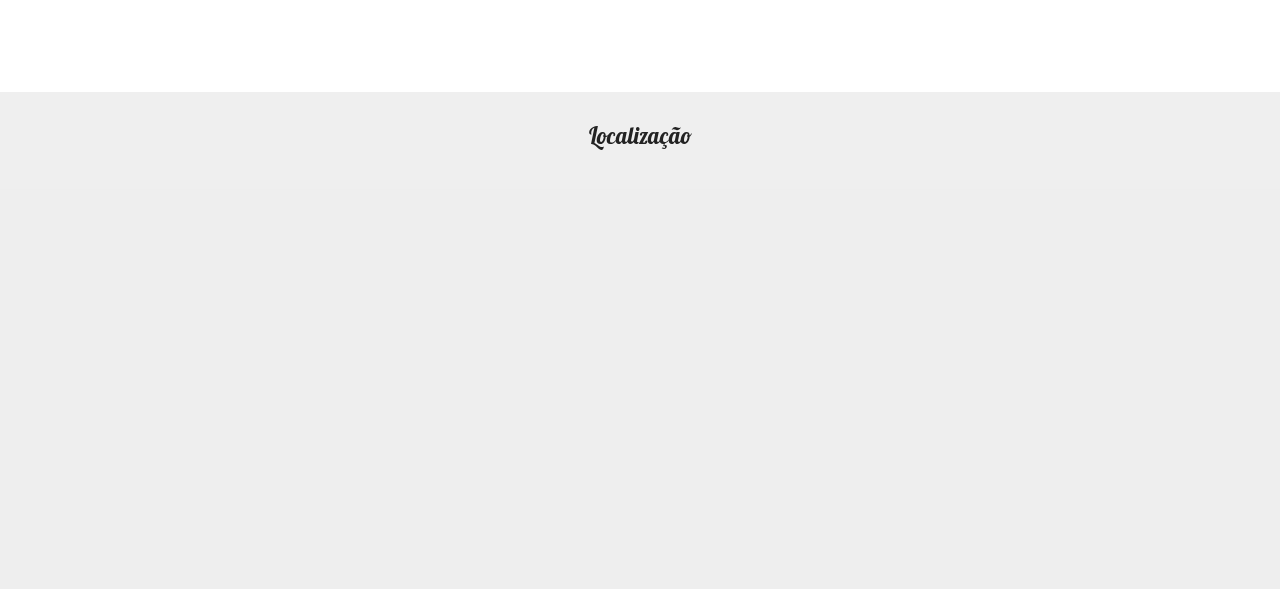
<file: Lindóia do Sul.html>
<!DOCTYPE html>
<html  >
<head>
  <!-- Site made with Mobirise Website Builder v4.12.4, https://mobirise.com -->
  <meta charset="UTF-8">
  <meta http-equiv="X-UA-Compatible" content="IE=edge">
  <meta name="generator" content="Mobirise v4.12.4, mobirise.com">
  <meta name="viewport" content="width=device-width, initial-scale=1, minimum-scale=1">
  <link rel="shortcut icon" href="assets/images/logo2.png" type="image/x-icon">
  <meta name="description" content="Site Builder Description">
  
  
  <title>Lindóia do Sul</title>
  <link rel="stylesheet" href="assets/web/assets/mobirise-icons/mobirise-icons.css">
  <link rel="stylesheet" href="assets/bootstrap/css/bootstrap.min.css">
  <link rel="stylesheet" href="assets/bootstrap/css/bootstrap-grid.min.css">
  <link rel="stylesheet" href="assets/bootstrap/css/bootstrap-reboot.min.css">
  <link rel="stylesheet" href="assets/socicon/css/styles.css">
  <link rel="stylesheet" href="assets/dropdown/css/style.css">
  <link rel="stylesheet" href="assets/tether/tether.min.css">
  <link rel="stylesheet" href="assets/theme/css/style.css">
  <link rel="stylesheet" href="assets/gallery/style.css">
  <link rel="preload" as="style" href="assets/mobirise/css/mbr-additional.css"><link rel="stylesheet" href="assets/mobirise/css/mbr-additional.css" type="text/css">
  
  
  
</head>
<body>
  <section class="menu cid-s2AGepydWh" once="menu" id="menu2-2q">

    

    <nav class="navbar navbar-expand beta-menu navbar-dropdown align-items-center navbar-toggleable-sm bg-color transparent">
        <button class="navbar-toggler navbar-toggler-right" type="button" data-toggle="collapse" data-target="#navbarSupportedContent" aria-controls="navbarSupportedContent" aria-expanded="false" aria-label="Toggle navigation">
            <div class="hamburger">
                <span></span>
                <span></span>
                <span></span>
                <span></span>
            </div>
        </button>
        <div class="menu-logo">
            <div class="navbar-brand">
                
                <span class="navbar-caption-wrap"><a class="navbar-caption text-black display-5" href="https://mobirise.co"><span class="socicon socicon-hellocoton mbr-iconfont mbr-iconfont-btn" style="color: rgb(20, 193, 204);"></span>Villa Braptafel</a></span>
            </div>
        </div>
        <div class="collapse navbar-collapse" id="navbarSupportedContent">
            <ul class="navbar-nav nav-dropdown nav-right" data-app-modern-menu="true"><li class="nav-item">
                    <a class="nav-link link text-black display-5" href="index.html">Menu Inicial</a>
                </li></ul>
            
        </div>
    </nav>
</section>

<section class="engine"><a href="https://mobirise.info/e">how to make a site</a></section><section class="mbr-section content5 cid-s2A7lffVL0 mbr-parallax-background" id="content5-1m">

    

    <div class="mbr-overlay" style="opacity: 0.4; background-color: rgb(35, 35, 35);">
    </div>

    <div class="container">
        <div class="media-container-row">
            <div class="title col-12 col-md-8">
                <h2 class="align-center mbr-bold mbr-white pb-3 mbr-fonts-style display-4">
                    Lindóia do Sul</h2>
                <h3 class="mbr-section-subtitle align-center mbr-light mbr-white pb-3 mbr-fonts-style display-5">
                    Desfrute dos encantos dessa cidade!</h3>
                
                <div class="mbr-section-btn align-center"><a class="btn btn-white-outline display-7" href="Dados IBGE 2010 - Arabutã - Ipumirim - Lindóia do Sul.html">Dados IBGE 2010</a></div>
            </div>
        </div>
    </div>
</section>

<section class="mbr-section article content1 cid-s2A7hV2XZa" id="content1-1k">
    
     

    <div class="container">
        <div class="media-container-row">
            <div class="mbr-text col-12 mbr-fonts-style display-2 col-md-8"><p>Lindóia do Sul conta com vale gastronômico combinando pequenos restaurantes com comidas típicas da região e com comércios de artesanatos e artefatos produzidos por  artesãos da cidade. O município também conta com forte turismo rural proporcionado por hotéis fazendas de arquitetura colonial, com variadas atividades, como passeios de cavalo por meio à natureza, pedalinho em lagos e com uma ampla área de piscinas com uma bela vista para a vegetação nativa da região desfrutando da tranquilidade e clima agradável da região, ideal para passeio em família. Os hotéis da cidade também contam com uma ampla área para festas e eventos.</p></div>
        </div>
    </div>
</section>

<section class="mbr-section content4 cid-s2A7jas0OS" id="content4-1l">

    

    <div class="container">
        <div class="media-container-row">
            <div class="title col-12 col-md-8">
                
                <h3 class="mbr-section-subtitle align-center mbr-light mbr-fonts-style display-5">Vales gastronômicos - Hotéis fazendas - Turismo rural&nbsp;</h3>
                
            </div>
        </div>
    </div>
</section>

<section class="mbr-gallery mbr-slider-carousel cid-s2A7f1ghxX" id="gallery4-1j">

    

    <div class="container">
        <div><!-- Gallery --><div class="gallery-row"><div class="mbr-gallery-layout-default"><div><div class="row-first row justify-content-center m-0"><div class="mbr-gallery-item col-lg-4 col-md-4 col-sm-12 p-2" data-video-url="false"><div href="#lb-gallery4-1j" data-slide-to="0" data-toggle="modal"><img src="assets/images/feijoada-800x533.jpg" alt="" title=""><span class="icon-focus"></span><span class="mbr-gallery-title mbr-fonts-style display-7">Gastronomia típica;</span></div></div><div class="mbr-gallery-item col-lg-4 col-md-4 col-sm-12 p-2" data-video-url="false"><div href="#lb-gallery4-1j" data-slide-to="1" data-toggle="modal"><img src="assets/images/cavalgada-turismo-rural-ecologico-artigos-cursos-cpt-637x423.jpg" alt="" title=""><span class="icon-focus"></span><span class="mbr-gallery-title mbr-fonts-style display-7">Passeios a cavalo;</span></div></div><div class="mbr-gallery-item col-lg-4 col-md-4 col-sm-12 p-2" data-video-url="false"><div href="#lb-gallery4-1j" data-slide-to="2" data-toggle="modal"><img src="assets/images/144519-hotel-fazenda-igarapes-800x600.jpg" alt="" title=""><span class="icon-focus"></span><span class="mbr-gallery-title mbr-fonts-style display-7">Hotéis fazendas;</span></div></div></div><div class="row-second row justify-content-center m-0"><div class="mbr-gallery-item col-lg-3 col-md-6 col-sm-12 p-2" data-video-url="false"><div href="#lb-gallery4-1j" data-slide-to="3" data-toggle="modal"><img src="assets/images/20170731185625-caminhos-de-pedra-1-650x400.jpg" alt="" title=""><span class="icon-focus"></span><span class="mbr-gallery-title mbr-fonts-style display-7">Vales gastronômicos;</span></div></div><div class="mbr-gallery-item col-lg-3 col-md-6 col-sm-12 p-2" data-video-url="false"><div href="#lb-gallery4-1j" data-slide-to="4" data-toggle="modal"><img src="assets/images/unnamed-1-512x341.jpg" alt="" title=""><span class="icon-focus"></span><span class="mbr-gallery-title mbr-fonts-style display-7">Passeios aquáticos;</span></div></div><div class="mbr-gallery-item col-lg-3 col-md-6 col-sm-12 p-2" data-video-url="false"><div href="#lb-gallery4-1j" data-slide-to="5" data-toggle="modal"><img src="assets/images/02.1-800x501.jpg" alt="" title=""><span class="icon-focus"></span><span class="mbr-gallery-title mbr-fonts-style display-7">Hotéis com grandes para eventos;</span></div></div><div class="mbr-gallery-item col-lg-3 col-md-6 col-sm-12 p-2" data-video-url="false"><div href="#lb-gallery4-1j" data-slide-to="6" data-toggle="modal"><img src="assets/images/banco-de-imagens-700x466.jpg" alt="" title=""><span class="icon-focus"></span><span class="mbr-gallery-title mbr-fonts-style display-7">Turismo rural;</span></div></div></div></div><div class="clearfix"></div></div></div><!-- Lightbox --><div data-app-prevent-settings="" class="mbr-slider modal fade carousel slide" tabindex="-1" data-keyboard="true" data-interval="false" id="lb-gallery4-1j"><div class="modal-dialog"><div class="modal-content"><div class="modal-body"><div class="carousel-inner"><div class="carousel-item active"><img src="assets/images/feijoada.jpg" alt="" title=""></div><div class="carousel-item"><img src="assets/images/cavalgada-turismo-rural-ecologico-artigos-cursos-cpt.jpg" alt="" title=""></div><div class="carousel-item"><img src="assets/images/144519-hotel-fazenda-igarapes.jpg" alt="" title=""></div><div class="carousel-item"><img src="assets/images/20170731185625-caminhos-de-pedra-1.jpg" alt="" title=""></div><div class="carousel-item"><img src="assets/images/unnamed-1.jpg" alt="" title=""></div><div class="carousel-item"><img src="assets/images/02.1.jpg" alt="" title=""></div><div class="carousel-item"><img src="assets/images/banco-de-imagens.jpg" alt="" title=""></div><div class="carousel-item"><img src="assets/images/background8.jpg" alt="" title=""></div></div><a class="carousel-control carousel-control-prev" role="button" data-slide="prev" href="#lb-gallery4-1j"><span class="mbri-left mbr-iconfont" aria-hidden="true"></span><span class="sr-only">Previous</span></a><a class="carousel-control carousel-control-next" role="button" data-slide="next" href="#lb-gallery4-1j"><span class="mbri-right mbr-iconfont" aria-hidden="true"></span><span class="sr-only">Next</span></a><a class="close" href="#" role="button" data-dismiss="modal"><span class="sr-only">Close</span></a></div></div></div></div></div>
    </div>

</section>

<section class="mbr-section content4 cid-s2AlNJCn9J" id="content4-1s">

    

    <div class="container">
        <div class="media-container-row">
            <div class="title col-12 col-md-8">
                
                <h3 class="mbr-section-subtitle align-center mbr-light mbr-fonts-style display-5">Localização</h3>
                
            </div>
        </div>
    </div>
</section>

<section class="map1 cid-s2Al7PcUi0" id="map1-1r">

     

    <div class="google-map"><iframe frameborder="0" style="border:0" src="https://www.google.com/maps/embed?pb=!1m18!1m12!1m3!1d11528.283310702567!2d-52.092329045028706!3d-27.049976748261546!2m3!1f0!2f0!3f0!3m2!1i1024!2i768!4f13.1!3m3!1m2!1s0x94e48649811442a5%3A0xbc3425f022d77668!2sLind%C3%B3ia%20do%20Sul%2C%20SC%2C%2089735-000%2C%20Brasil!5e0!3m2!1spt-BR!2sus!4v1592775945625!5m2!1spt-BR!2sus" allowfullscreen=""></iframe></div>
</section>


  <script src="assets/web/assets/jquery/jquery.min.js"></script>
  <script src="assets/popper/popper.min.js"></script>
  <script src="assets/bootstrap/js/bootstrap.min.js"></script>
  <script src="assets/smoothscroll/smooth-scroll.js"></script>
  <script src="assets/dropdown/js/nav-dropdown.js"></script>
  <script src="assets/dropdown/js/navbar-dropdown.js"></script>
  <script src="assets/touchswipe/jquery.touch-swipe.min.js"></script>
  <script src="assets/tether/tether.min.js"></script>
  <script src="assets/masonry/masonry.pkgd.min.js"></script>
  <script src="assets/imagesloaded/imagesloaded.pkgd.min.js"></script>
  <script src="assets/bootstrapcarouselswipe/bootstrap-carousel-swipe.js"></script>
  <script src="assets/vimeoplayer/jquery.mb.vimeo_player.js"></script>
  <script src="assets/parallax/jarallax.min.js"></script>
  <script src="assets/theme/js/script.js"></script>
  <script src="assets/gallery/player.min.js"></script>
  <script src="assets/gallery/script.js"></script>
  <script src="assets/slidervideo/script.js"></script>
  
  
</body>
</html>
</file>
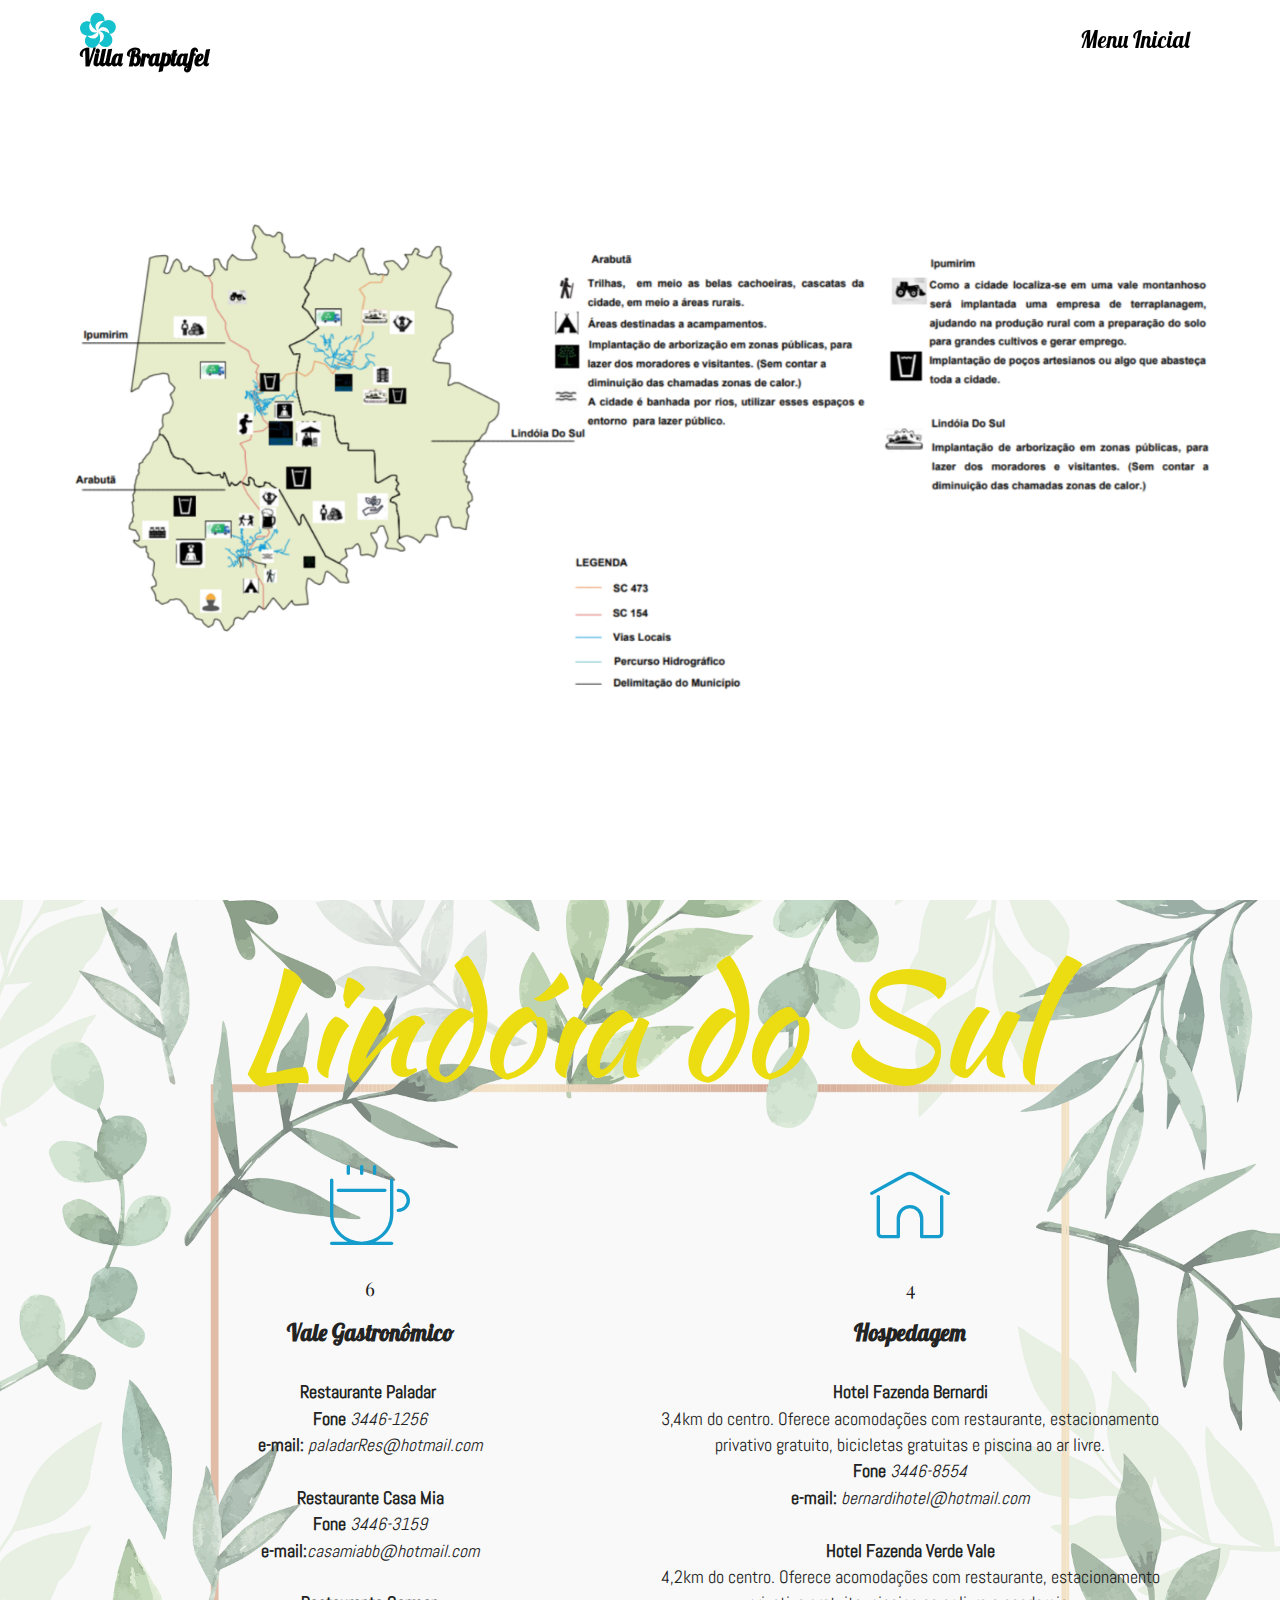
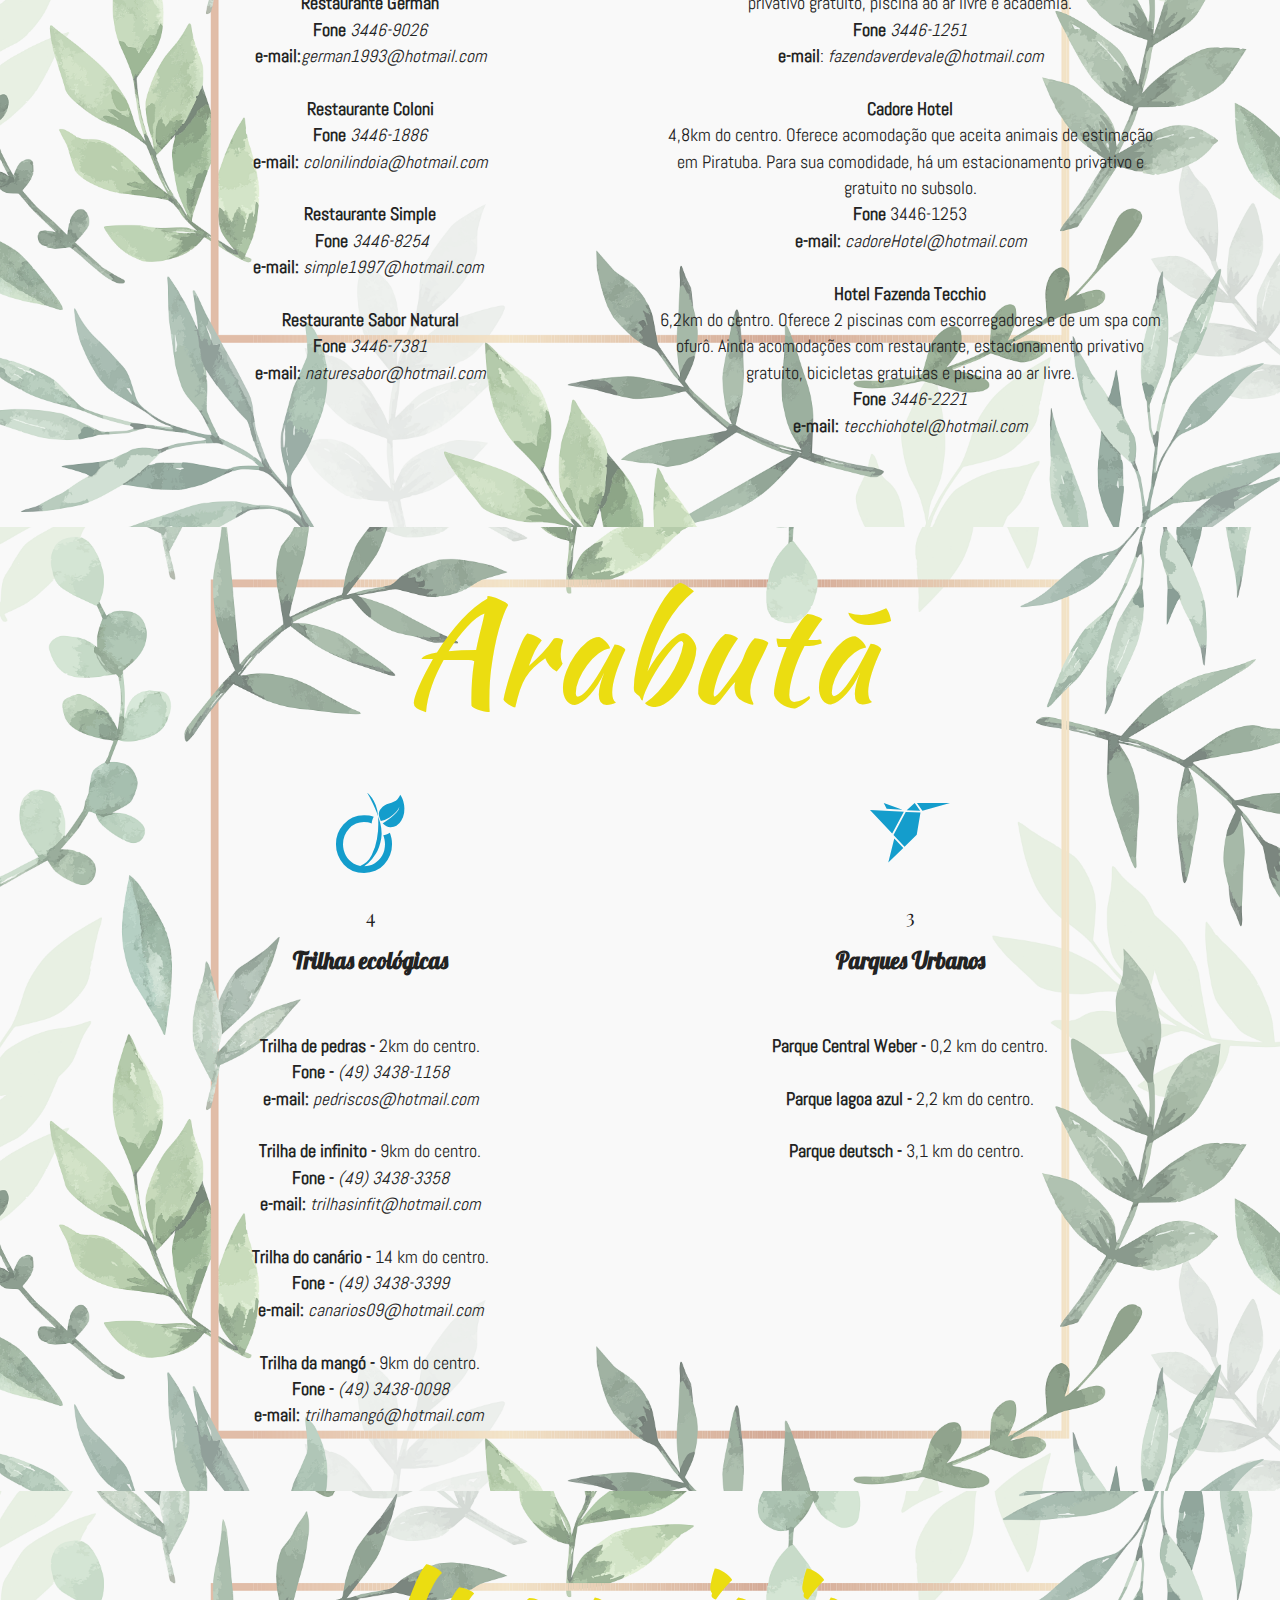
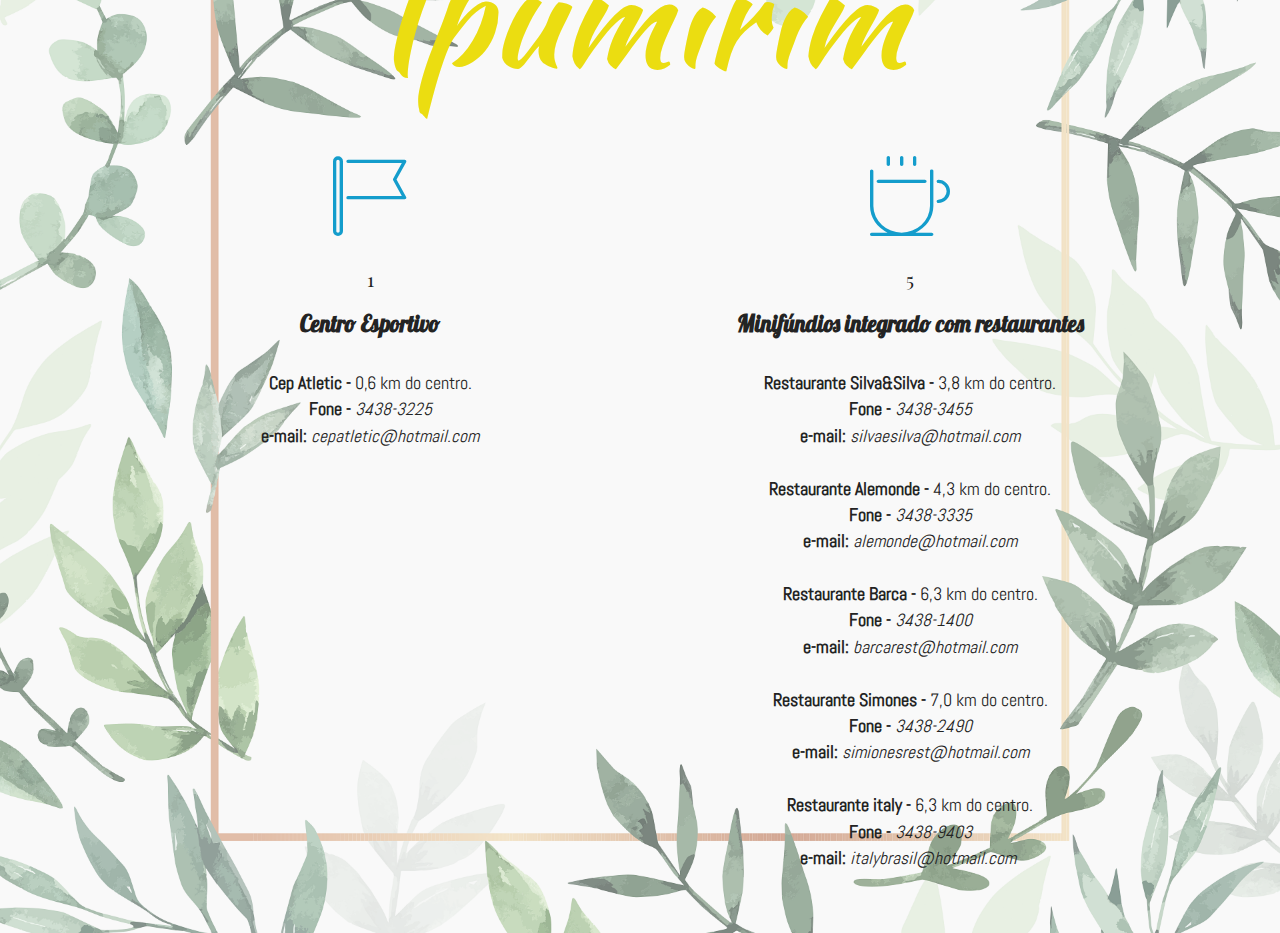
<file: Lugares para ir.html>
<!DOCTYPE html>
<html  >
<head>
  <!-- Site made with Mobirise Website Builder v4.12.4, https://mobirise.com -->
  <meta charset="UTF-8">
  <meta http-equiv="X-UA-Compatible" content="IE=edge">
  <meta name="generator" content="Mobirise v4.12.4, mobirise.com">
  <meta name="viewport" content="width=device-width, initial-scale=1, minimum-scale=1">
  <link rel="shortcut icon" href="assets/images/logo2.png" type="image/x-icon">
  <meta name="description" content="Web Site Generator Description">
  
  
  <title>Lugares para ir</title>
  <link rel="stylesheet" href="assets/web/assets/mobirise-icons/mobirise-icons.css">
  <link rel="stylesheet" href="assets/bootstrap/css/bootstrap.min.css">
  <link rel="stylesheet" href="assets/bootstrap/css/bootstrap-grid.min.css">
  <link rel="stylesheet" href="assets/bootstrap/css/bootstrap-reboot.min.css">
  <link rel="stylesheet" href="assets/socicon/css/styles.css">
  <link rel="stylesheet" href="assets/tether/tether.min.css">
  <link rel="stylesheet" href="assets/dropdown/css/style.css">
  <link rel="stylesheet" href="assets/theme/css/style.css">
  <link rel="preload" as="style" href="assets/mobirise/css/mbr-additional.css"><link rel="stylesheet" href="assets/mobirise/css/mbr-additional.css" type="text/css">
  
  
  
</head>
<body>
  <section class="menu cid-s2LjuddC8o" once="menu" id="menu2-30">

    

    <nav class="navbar navbar-expand beta-menu navbar-dropdown align-items-center navbar-toggleable-sm bg-color transparent">
        <button class="navbar-toggler navbar-toggler-right" type="button" data-toggle="collapse" data-target="#navbarSupportedContent" aria-controls="navbarSupportedContent" aria-expanded="false" aria-label="Toggle navigation">
            <div class="hamburger">
                <span></span>
                <span></span>
                <span></span>
                <span></span>
            </div>
        </button>
        <div class="menu-logo">
            <div class="navbar-brand">
                
                <span class="navbar-caption-wrap"><a class="navbar-caption text-black display-5" href="https://mobirise.co"><span class="socicon socicon-hellocoton mbr-iconfont mbr-iconfont-btn" style="color: rgb(20, 193, 204);"></span>Villa Braptafel</a></span>
            </div>
        </div>
        <div class="collapse navbar-collapse" id="navbarSupportedContent">
            <ul class="navbar-nav nav-dropdown nav-right" data-app-modern-menu="true"><li class="nav-item">
                    <a class="nav-link link text-black display-5" href="index.html">Menu Inicial</a>
                </li></ul>
            
        </div>
    </nav>
</section>

<section class="engine"><a href="https://mobirise.info/d">free site maker</a></section><section class="cid-s2VuoUZ9Bg mbr-fullscreen mbr-parallax-background" id="header2-36">

    

    <div class="mbr-overlay" style="opacity: 0; background-color: rgb(35, 35, 35);"></div>

    <div class="container align-center">
        <div class="row justify-content-md-center">
            <div class="mbr-white col-md-10">
                
                
                
                
            </div>
        </div>
    </div>
    
</section>

<section class="counters1 counters cid-s2SfatYiWl" id="counters1-33">

    

    <div class="mbr-overlay" style="opacity: 0.4; background-color: rgb(239, 239, 239);">
    </div>

    <div class="container">
        
        <h3 class="mbr-section-subtitle mbr-fonts-style display-4">
            Lindóia do Sul</h3>

        <div class="container pt-4 mt-2">
            <div class="media-container-row">
                <div class="card p-3 align-center col-12 col-md-6">
                    <div class="panel-item">
                        <div class="card-img pb-3">
                            <span class="mbr-iconfont mbri-hot-cup"></span>
                        </div>

                        <div class="card-text">
                            <h3 class="count pt-3 pb-3 mbr-fonts-style display-2">6</h3>
                            <h4 class="mbr-content-title mbr-bold mbr-fonts-style display-5">Vale Gastronômico</h4>
                            <p class="mbr-content-text mbr-fonts-style display-7"><br><strong>Restaurante Paladar</strong>&nbsp;<br><strong>Fone </strong><em>3446-1256</em><br><strong>e-mail:</strong><em> paladarRes@hotmail.com
<br></em><strong><br>Restaurante Casa Mia</strong><br><strong>Fone </strong><em>3446-3159 </em><br><strong>e-mail:</strong><em>casamiabb@hotmail.com</em><br>
<br><strong>Restaurante German</strong><br><strong> Fone </strong><em>3446-9026</em><br><strong>e-mail:</strong><em>german1993@hotmail.com</em>
<br><strong><br>Restaurante Coloni</strong><br><strong>Fone </strong><em>3446-1886</em><em> </em><br><strong>e-mail: </strong><em>colonilindoia@hotmail.com</em><br><strong><br>Restaurante Simple</strong><br><strong>&nbsp;Fone&nbsp;</strong><em>3446-8254</em><em><br></em><strong>  e-mail:</strong> <em>simple1997@hotmail.com&nbsp;</em><br><strong><br>Restaurante Sabor Natural</strong><br><strong>Fone </strong><em>3446-7381</em><br><strong>e-mail:</strong> <em>naturesabor@hotmail.com</em><br></p>
                        </div>
                    </div>
                </div>


                <div class="card p-3 align-center col-12 col-md-6">
                    <div class="panel-item">
                        <div class="card-img pb-3">
                            <span class="mbr-iconfont mbri-home" style="color: rgb(20, 157, 204); fill: rgb(20, 157, 204);"></span>
                        </div>
                        <div class="card-text">
                            <h3 class="count pt-3 pb-3 mbr-fonts-style display-2">4</h3>
                            <h4 class="mbr-content-title mbr-bold mbr-fonts-style display-5">
                                Hospedagem</h4>
                            <p class="mbr-content-text mbr-fonts-style display-7"><br><strong>Hotel Fazenda Bernardi</strong><br>3,4km do centro. Oferece acomodações com restaurante, estacionamento privativo gratuito, bicicletas gratuitas e piscina ao ar livre.<br><strong>Fone&nbsp;</strong><em>3446-8554 </em><br><strong> e-mail:</strong> <em>bernardihotel@hotmail.com</em>
<br><br><strong>Hotel Fazenda Verde Vale</strong><br>4,2km do centro. Oferece acomodações com restaurante, estacionamento privativo gratuito, piscina ao ar livre e academia.<br><strong>Fone </strong><em>3446-1251 </em><br><strong> e-mail</strong>:<em> fazendaverdevale@hotmail.com
</em><br><br><strong>Cadore Hotel<br></strong> 4,8km do centro. Oferece acomodação que aceita animais de estimação em Piratuba. Para sua comodidade, há um estacionamento privativo e gratuito no subsolo.
<br><strong>Fone&nbsp;</strong>3446-1253 <br><strong> e-mail:</strong><em> cadoreHotel@hotmail.com
</em><br><br><strong>Hotel Fazenda Tecchio</strong><br> 6,2km do centro. Oferece 2 piscinas com escorregadores e de um spa com ofurô. Ainda acomodações com restaurante, estacionamento privativo gratuito, bicicletas gratuitas e piscina ao ar livre.
<br><strong>Fone </strong><em>3446-2221</em> <br><strong> e-mail:</strong><em> tecchiohotel@hotmail.com
</em><br>
<br></p>
                        </div>
                    </div>
                </div>

                


                
            </div>
        </div>
   </div>
</section>

<section class="counters1 counters cid-s2Sjgk0c8d" id="counters1-34">

    

    <div class="mbr-overlay" style="opacity: 0.4; background-color: rgb(239, 239, 239);">
    </div>

    <div class="container">
        
        <h3 class="mbr-section-subtitle mbr-fonts-style display-4">
            Arabutã</h3>

        <div class="container pt-4 mt-2">
            <div class="media-container-row">
                <div class="card p-3 align-center col-12 col-md-6">
                    <div class="panel-item">
                        <div class="card-img pb-3">
                            <span class="mbr-iconfont socicon-viadeo socicon"></span>
                        </div>

                        <div class="card-text">
                            <h3 class="count pt-3 pb-3 mbr-fonts-style display-2">
                                  4
                            </h3>
                            <h4 class="mbr-content-title mbr-bold mbr-fonts-style display-5">
                                Trilhas ecológicas</h4>
                            <p class="mbr-content-text mbr-fonts-style display-7"><strong><br></strong><br><strong>Trilha de pedras -</strong>&nbsp;2km do centro.<br><strong> Fone -&nbsp;</strong><em>(49) 3438-1158</em><br><strong>e-mail:</strong> <em>pedriscos@hotmail.com</em>
<br><br><strong>Trilha de infinito -</strong>  9km do centro. <br><strong>Fone -<em>&nbsp;</em></strong><em>(49) 3438-3358</em><br><strong>e-mail:</strong> <em>trilhasinfit@hotmail.com
</em><br><br><strong>Trilha do canário -</strong>  14 km do centro. <br><strong>Fone -&nbsp;</strong><em>(49) 3438-3399</em><br><strong>e-mail: </strong><em>canarios09@hotmail.com
</em><br><br><strong>Trilha da mangó - </strong> 9km do centro.<br><strong> Fone - </strong><em>(49) 3438-0098</em><br><strong>e-mail: </strong><em>trilhamangó@hotmail.com</em>&nbsp;<br></p>
                        </div>
                    </div>
                </div>


                <div class="card p-3 align-center col-12 col-md-6">
                    <div class="panel-item">
                        <div class="card-img pb-3">
                            <span class="mbr-iconfont socicon-freelancer socicon"></span>
                        </div>
                        <div class="card-text">
                            <h3 class="count pt-3 pb-3 mbr-fonts-style display-2">3</h3>
                            <h4 class="mbr-content-title mbr-bold mbr-fonts-style display-5">
                                Parques Urbanos</h4>
                            <p class="mbr-content-text mbr-fonts-style display-7"><strong><br></strong><br><strong>Parque Central Weber - </strong>0,2 km do centro. <br>
<br><strong>Parque lagoa azul - </strong>2,2 km do centro. <br>
<br><strong>Parque deutsch -</strong> 3,1 km do centro. &nbsp;<br></p>
                        </div>
                    </div>
                </div>

                


                
            </div>
        </div>
   </div>
</section>

<section class="counters1 counters cid-s2SleWr1xW" id="counters1-35">

    

    <div class="mbr-overlay" style="opacity: 0.4; background-color: rgb(239, 239, 239);">
    </div>

    <div class="container">
        
        <h3 class="mbr-section-subtitle mbr-fonts-style display-4">
            Ipumirim</h3>

        <div class="container pt-4 mt-2">
            <div class="media-container-row">
                <div class="card p-3 align-center col-12 col-md-6">
                    <div class="panel-item">
                        <div class="card-img pb-3">
                            <span class="mbr-iconfont mbri-flag"></span>
                        </div>

                        <div class="card-text">
                            <h3 class="count pt-3 pb-3 mbr-fonts-style display-2">1</h3>
                            <h4 class="mbr-content-title mbr-bold mbr-fonts-style display-5">Centro Esportivo</h4>
                            <p class="mbr-content-text mbr-fonts-style display-7"><strong>
                                </strong><br><strong>Cep Atletic -</strong> 0,6 km do centro. <br><strong>Fone -&nbsp;</strong><em>3438-3225</em> <br><strong>e-mail: </strong><em>cepatletic@hotmail.com
                            </em></p>
                        </div>
                    </div>
                </div>


                <div class="card p-3 align-center col-12 col-md-6">
                    <div class="panel-item">
                        <div class="card-img pb-3">
                            <span class="mbr-iconfont mbri-hot-cup"></span>
                        </div>
                        <div class="card-text">
                            <h3 class="count pt-3 pb-3 mbr-fonts-style display-2">5</h3>
                            <h4 class="mbr-content-title mbr-bold mbr-fonts-style display-5">Minifúndios integrado com restaurantes</h4>
                            <p class="mbr-content-text mbr-fonts-style display-7"><br><strong>Restaurante Silva&amp;Silva -</strong> 3,8 km do centro. <br><strong>Fone -</strong><em> 3438-3455 </em><br><strong>e-mail:<em> </em></strong><em>silvaesilva@hotmail.com</em>
<br><br><strong>Restaurante Alemonde -</strong> 4,3 km do centro. <br><strong>Fone -</strong> <em>3438-3335</em><br><strong> e-mail:</strong> <em>alemonde@hotmail.com</em>
<br><br><strong>Restaurante Barca -</strong> 6,3 km do centro. <br><strong>Fone -&nbsp;</strong><em>3438-1400</em> <br><strong>e-mail: </strong><em>barcarest@hotmail.com
<br></em><br><strong>Restaurante Simones - </strong>7,0 km do centro. <br><strong>Fone -</strong> <em>3438-2490 </em><br><strong>e-mail:</strong> <em>simionesrest@hotmail.com
</em><br><br><strong>Restaurante italy -</strong> 6,3 km do centro.<br><strong> Fone -</strong> <em>3438-9403 </em><br><strong>e-mail:<em> </em></strong><em>italybrasil@hotmail.com</em>&nbsp;<br></p>
                        </div>
                    </div>
                </div>

                


                
            </div>
        </div>
   </div>
</section>


  <script src="assets/web/assets/jquery/jquery.min.js"></script>
  <script src="assets/popper/popper.min.js"></script>
  <script src="assets/bootstrap/js/bootstrap.min.js"></script>
  <script src="assets/smoothscroll/smooth-scroll.js"></script>
  <script src="assets/tether/tether.min.js"></script>
  <script src="assets/touchswipe/jquery.touch-swipe.min.js"></script>
  <script src="assets/parallax/jarallax.min.js"></script>
  <script src="assets/viewportchecker/jquery.viewportchecker.js"></script>
  <script src="assets/dropdown/js/nav-dropdown.js"></script>
  <script src="assets/dropdown/js/navbar-dropdown.js"></script>
  <script src="assets/theme/js/script.js"></script>
  
  
</body>
</html>
</file>
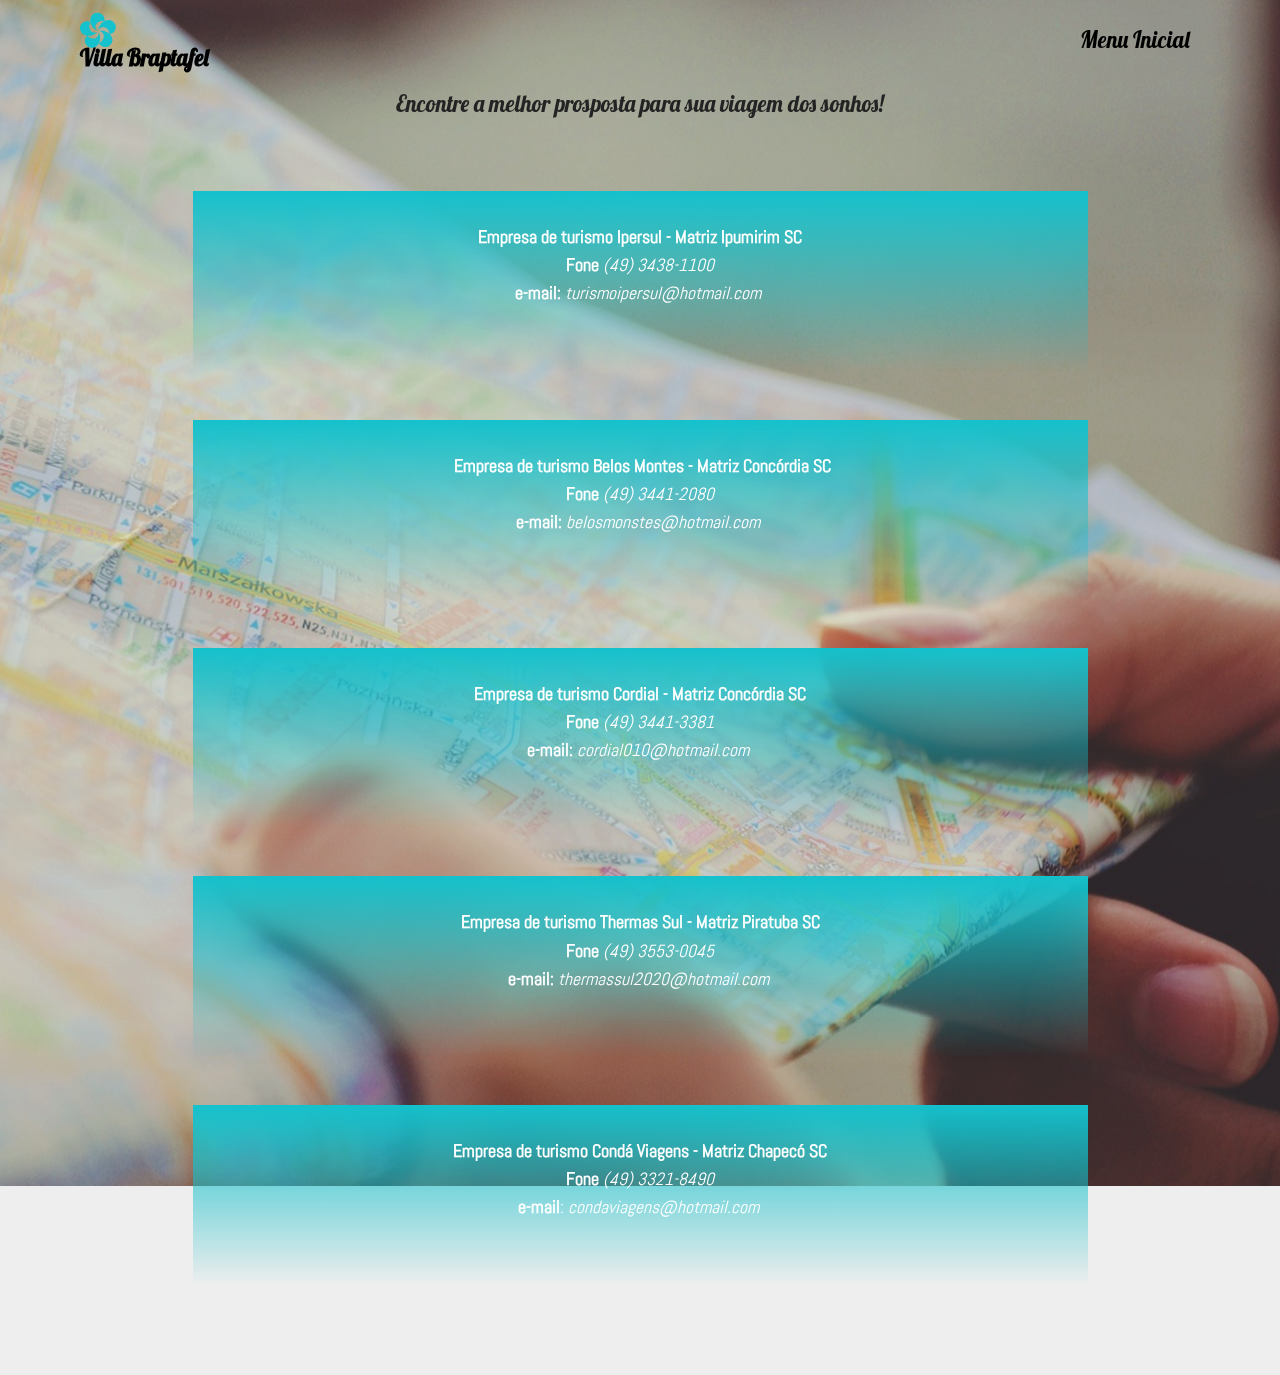
<file: page10.html>
<!DOCTYPE html>
<html  >
<head>
  <!-- Site made with Mobirise Website Builder v4.12.4, https://mobirise.com -->
  <meta charset="UTF-8">
  <meta http-equiv="X-UA-Compatible" content="IE=edge">
  <meta name="generator" content="Mobirise v4.12.4, mobirise.com">
  <meta name="viewport" content="width=device-width, initial-scale=1, minimum-scale=1">
  <link rel="shortcut icon" href="assets/images/logo2.png" type="image/x-icon">
  <meta name="description" content="Website Creator Description">
  
  
  <title>pacotes de viagem</title>
  <link rel="stylesheet" href="assets/web/assets/mobirise-icons/mobirise-icons.css">
  <link rel="stylesheet" href="assets/bootstrap/css/bootstrap.min.css">
  <link rel="stylesheet" href="assets/bootstrap/css/bootstrap-grid.min.css">
  <link rel="stylesheet" href="assets/bootstrap/css/bootstrap-reboot.min.css">
  <link rel="stylesheet" href="assets/socicon/css/styles.css">
  <link rel="stylesheet" href="assets/tether/tether.min.css">
  <link rel="stylesheet" href="assets/dropdown/css/style.css">
  <link rel="stylesheet" href="assets/theme/css/style.css">
  <link rel="preload" as="style" href="assets/mobirise/css/mbr-additional.css"><link rel="stylesheet" href="assets/mobirise/css/mbr-additional.css" type="text/css">
  
  
  
</head>
<body>
  <section class="menu cid-s2VF1PnONO" once="menu" id="menu2-3d">

    

    <nav class="navbar navbar-expand beta-menu navbar-dropdown align-items-center navbar-toggleable-sm bg-color transparent">
        <button class="navbar-toggler navbar-toggler-right" type="button" data-toggle="collapse" data-target="#navbarSupportedContent" aria-controls="navbarSupportedContent" aria-expanded="false" aria-label="Toggle navigation">
            <div class="hamburger">
                <span></span>
                <span></span>
                <span></span>
                <span></span>
            </div>
        </button>
        <div class="menu-logo">
            <div class="navbar-brand">
                
                <span class="navbar-caption-wrap"><a class="navbar-caption text-black display-5" href="https://mobirise.co"><span class="socicon socicon-hellocoton mbr-iconfont mbr-iconfont-btn" style="color: rgb(20, 193, 204);"></span>Villa Braptafel</a></span>
            </div>
        </div>
        <div class="collapse navbar-collapse" id="navbarSupportedContent">
            <ul class="navbar-nav nav-dropdown nav-right" data-app-modern-menu="true"><li class="nav-item">
                    <a class="nav-link link text-black display-5" href="index.html">Menu Inicial</a>
                </li></ul>
            
        </div>
    </nav>
</section>

<section class="engine"><a href="https://mobirise.info/h">how to create your own web page for free</a></section><section class="testimonials5 cid-s2W1bMStrL mbr-parallax-background" id="testimonials5-3k">

    

    
    <div class="container">
        <div class="media-container-row">
            <div class="title col-12 align-center">
                
                <h3 class="mbr-section-subtitle mbr-light pb-3 mbr-fonts-style display-5">
                    Encontre a melhor prosposta para sua viagem dos sonhos!</h3>
            </div>
        </div>
    </div>

    <div class="container">
        <div class="media-container-column">
            

            
        <div class="mbr-testimonial align-center col-12 col-md-10">
                <div class="panel-item">
                    <div class="card-block">
                        
                        <p class="mbr-text mbr-fonts-style mbr-white display-7"><strong>Empresa de turismo Ipersul - Matriz Ipumirim SC
</strong><br><strong> Fone</strong> <em>(49) 3438-1100 </em><br><strong>    e-mail:</strong> <em>turismoipersul@hotmail.com</em>&nbsp;<br></p>
                    </div>
                    <div class="card-footer">
                        <div class="mbr-author-name mbr-bold mbr-fonts-style mbr-white display-7"></div>
                        
                    </div>
                </div>
            </div><div class="mbr-testimonial align-center col-12 col-md-10">
                <div class="panel-item">
                    <div class="card-block">
                        
                        <p class="mbr-text mbr-fonts-style mbr-white display-7"><strong>&nbsp;Empresa de turismo Belos Montes - Matriz Concórdia SC
</strong><br><strong> Fone </strong><em>(49) 3441-2080 </em><br><strong>e-mail:</strong> <em>belosmonstes@hotmail.com&nbsp;</em><br></p>
                    </div>
                    <div class="card-footer">
                        <div class="mbr-author-name mbr-bold mbr-fonts-style mbr-white display-7"></div>
                        
                    </div>
                </div>
            </div><div class="mbr-testimonial align-center col-12 col-md-10">
                <div class="panel-item">
                    <div class="card-block">
                        
                        <p class="mbr-text mbr-fonts-style mbr-white display-7"><strong>Empresa de turismo Cordial - Matriz Concórdia SC
</strong><br><strong> Fone</strong> <em>(49) 3441-3381</em><br><strong>     e-mail:</strong> <em>cordial010@hotmail.com&nbsp;</em><br></p>
                    </div>
                    <div class="card-footer">
                        <div class="mbr-author-name mbr-bold mbr-fonts-style mbr-white display-7"></div>
                        
                    </div>
                </div>
            </div><div class="mbr-testimonial align-center col-12 col-md-10">
                <div class="panel-item">
                    <div class="card-block">
                        
                        <p class="mbr-text mbr-fonts-style mbr-white display-7"><strong>Empresa de turismo Thermas Sul - Matriz Piratuba SC
<br> Fone</strong> <em>(49) 3553-0045<br></em><strong>     e-mail:</strong><em> thermassul2020@hotmail.com&nbsp;</em><br></p>
                    </div>
                    <div class="card-footer">
                        <div class="mbr-author-name mbr-bold mbr-fonts-style mbr-white display-7"></div>
                        
                    </div>
                </div>
            </div><div class="mbr-testimonial align-center col-12 col-md-10">
                <div class="panel-item">
                    <div class="card-block">
                        
                        <p class="mbr-text mbr-fonts-style mbr-white display-7"><strong>Empresa de turismo Condá Viagens - Matriz Chapecó SC
</strong><br><strong> Fone </strong><em>(49) 3321-8490</em><br><strong>     e-mail</strong>: <em>condaviagens@hotmail.com</em>&nbsp;<br></p>
                    </div>
                    <div class="card-footer">
                        <div class="mbr-author-name mbr-bold mbr-fonts-style mbr-white display-7"></div>
                        
                    </div>
                </div>
            </div></div>
    </div>   
</section>


  <script src="assets/web/assets/jquery/jquery.min.js"></script>
  <script src="assets/popper/popper.min.js"></script>
  <script src="assets/bootstrap/js/bootstrap.min.js"></script>
  <script src="assets/tether/tether.min.js"></script>
  <script src="assets/dropdown/js/nav-dropdown.js"></script>
  <script src="assets/dropdown/js/navbar-dropdown.js"></script>
  <script src="assets/touchswipe/jquery.touch-swipe.min.js"></script>
  <script src="assets/parallax/jarallax.min.js"></script>
  <script src="assets/smoothscroll/smooth-scroll.js"></script>
  <script src="assets/theme/js/script.js"></script>
  
  
</body>
</html>
</file>
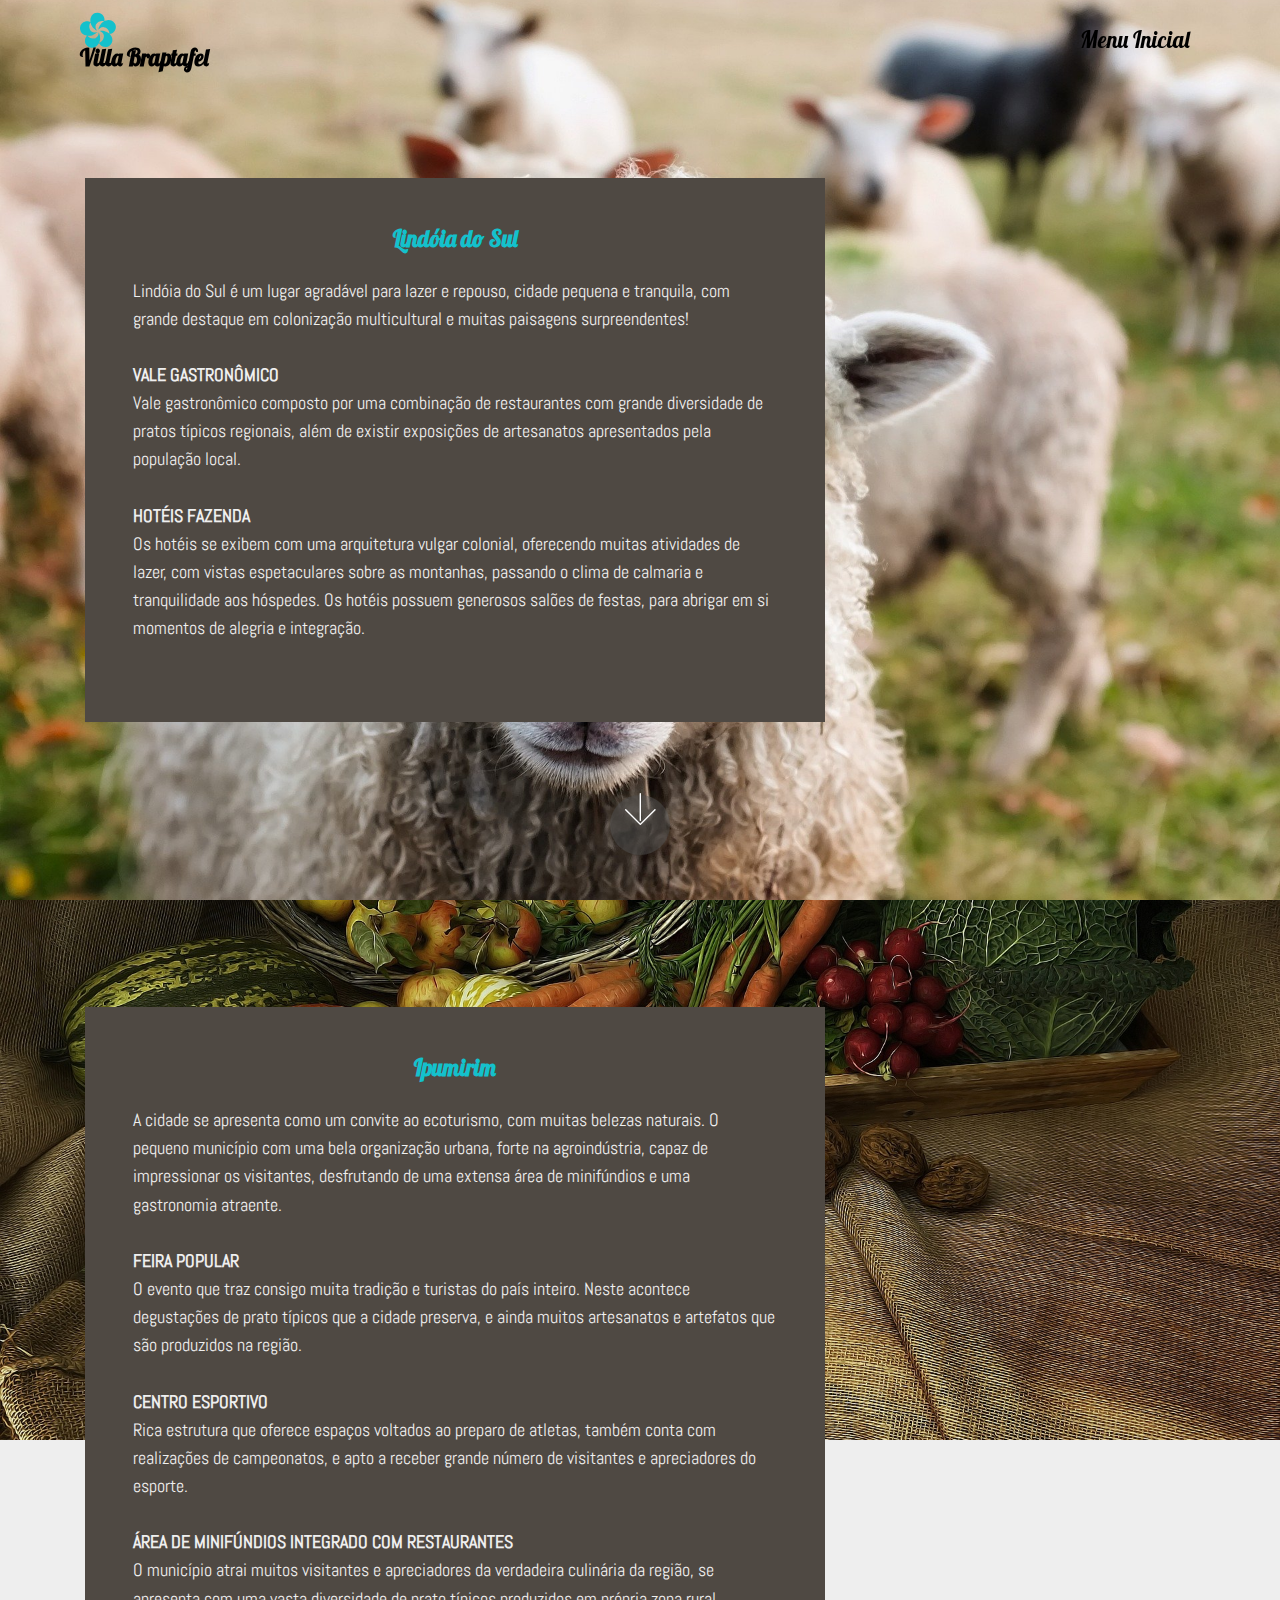
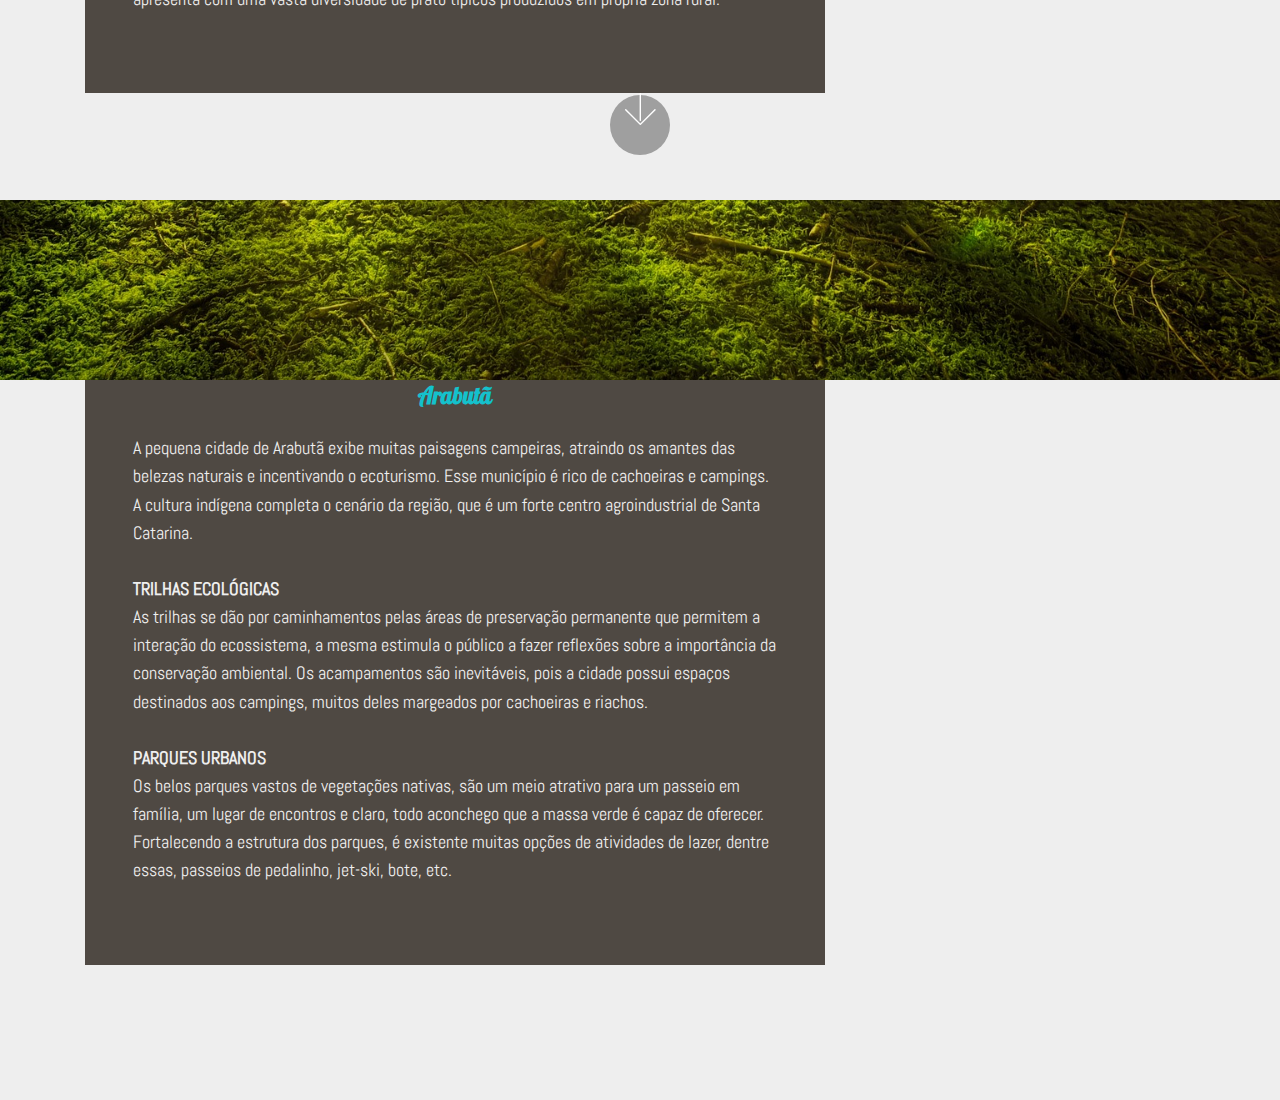
<file: page12.html>
<!DOCTYPE html>
<html  >
<head>
  <!-- Site made with Mobirise Website Builder v4.12.4, https://mobirise.com -->
  <meta charset="UTF-8">
  <meta http-equiv="X-UA-Compatible" content="IE=edge">
  <meta name="generator" content="Mobirise v4.12.4, mobirise.com">
  <meta name="viewport" content="width=device-width, initial-scale=1, minimum-scale=1">
  <link rel="shortcut icon" href="assets/images/logo2.png" type="image/x-icon">
  <meta name="description" content="Website Generator Description">
  
  
  <title>O que fazer na região</title>
  <link rel="stylesheet" href="assets/web/assets/mobirise-icons/mobirise-icons.css">
  <link rel="stylesheet" href="assets/bootstrap/css/bootstrap.min.css">
  <link rel="stylesheet" href="assets/bootstrap/css/bootstrap-grid.min.css">
  <link rel="stylesheet" href="assets/bootstrap/css/bootstrap-reboot.min.css">
  <link rel="stylesheet" href="assets/socicon/css/styles.css">
  <link rel="stylesheet" href="assets/tether/tether.min.css">
  <link rel="stylesheet" href="assets/dropdown/css/style.css">
  <link rel="stylesheet" href="assets/theme/css/style.css">
  <link rel="preload" as="style" href="assets/mobirise/css/mbr-additional.css"><link rel="stylesheet" href="assets/mobirise/css/mbr-additional.css" type="text/css">
  
  
  
</head>
<body>
  <section class="menu cid-s2Wfxi0sht" once="menu" id="menu2-3r">

    

    <nav class="navbar navbar-expand beta-menu navbar-dropdown align-items-center navbar-toggleable-sm bg-color transparent">
        <button class="navbar-toggler navbar-toggler-right" type="button" data-toggle="collapse" data-target="#navbarSupportedContent" aria-controls="navbarSupportedContent" aria-expanded="false" aria-label="Toggle navigation">
            <div class="hamburger">
                <span></span>
                <span></span>
                <span></span>
                <span></span>
            </div>
        </button>
        <div class="menu-logo">
            <div class="navbar-brand">
                
                <span class="navbar-caption-wrap"><a class="navbar-caption text-black display-5" href="https://mobirise.co"><span class="socicon socicon-hellocoton mbr-iconfont mbr-iconfont-btn" style="color: rgb(20, 193, 204);"></span>Villa Braptafel</a></span>
            </div>
        </div>
        <div class="collapse navbar-collapse" id="navbarSupportedContent">
            <ul class="navbar-nav nav-dropdown nav-right" data-app-modern-menu="true"><li class="nav-item">
                    <a class="nav-link link text-black display-5" href="index.html">Menu Inicial</a>
                </li></ul>
            
        </div>
    </nav>
</section>

<section class="engine"><a href="https://mobirise.info/p">site templates free download</a></section><section class="header10 cid-s2WfCMgL1d mbr-fullscreen mbr-parallax-background" id="header10-3s">

    

    

    <div class="container">
        <div class="media-container-column mbr-white p-5 align-left col-lg-8 col-md-10">
            <h1 class="mbr-section-title mbr-bold pb-3 mbr-fonts-style display-5">
                Lindóia do Sul</h1>
            
            <p class="mbr-text pb-3 mbr-fonts-style display-7">Lindóia do Sul é um lugar agradável para lazer e repouso, cidade pequena e tranquila, com grande destaque em colonização multicultural e muitas paisagens surpreendentes!
<br>
<br><strong>VALE GASTRONÔMICO</strong> 
<br>Vale gastronômico composto por uma combinação de restaurantes com grande diversidade de pratos típicos regionais, além de existir exposições de artesanatos apresentados pela população local.  
<br>
<br><strong>HOTÉIS FAZENDA 
<br></strong>Os hotéis se exibem com uma arquitetura vulgar colonial, oferecendo muitas atividades de lazer, com vistas espetaculares sobre as montanhas, passando o clima de calmaria e tranquilidade aos hóspedes. Os hotéis possuem generosos salões de festas, para abrigar em si momentos de alegria e integração.&nbsp;</p>
            
        </div>
    </div>

    <div class="mbr-arrow hidden-sm-down" aria-hidden="true">
        <a href="#next">
            <i class="mbri-down mbr-iconfont"></i>
        </a>
    </div>
</section>

<section class="header10 cid-s2Wg9Risss mbr-fullscreen mbr-parallax-background" id="header10-3t">

    

    

    <div class="container">
        <div class="media-container-column mbr-white p-5 align-left col-lg-8 col-md-10">
            <h1 class="mbr-section-title mbr-bold pb-3 mbr-fonts-style display-5">
                Ipumirim</h1>
            
            <p class="mbr-text pb-3 mbr-fonts-style display-7">A cidade se apresenta como um convite ao ecoturismo, com muitas belezas naturais. O pequeno município com uma bela organização urbana, forte na agroindústria, capaz de impressionar os visitantes, desfrutando de uma extensa área de minifúndios e uma gastronomia atraente.
<br>
<br><strong>FEIRA POPULAR 
<br></strong>O evento que traz consigo muita tradição e turistas do país inteiro. Neste acontece degustações de prato típicos que a cidade preserva, e ainda muitos artesanatos e artefatos que são produzidos na região. 
<br>
<br><strong>CENTRO ESPORTIVO 
<br></strong>Rica estrutura que oferece espaços voltados ao preparo de atletas, também conta com realizações de campeonatos, e apto a receber grande número de visitantes e apreciadores do esporte. 
<br>
<br><strong>ÁREA DE MINIFÚNDIOS INTEGRADO COM RESTAURANTES 
<br></strong>O município atrai muitos visitantes e apreciadores da verdadeira culinária da região, se apresenta com uma vasta diversidade de prato típicos produzidos em própria zona rural.</p>
            
        </div>
    </div>

    <div class="mbr-arrow hidden-sm-down" aria-hidden="true">
        <a href="#next">
            <i class="mbri-down mbr-iconfont"></i>
        </a>
    </div>
</section>

<section class="header10 cid-s2WgugqAfD mbr-fullscreen mbr-parallax-background" id="header10-3u">

    

    

    <div class="container">
        <div class="media-container-column mbr-white p-5 align-left col-lg-8 col-md-10">
            <h1 class="mbr-section-title mbr-bold pb-3 mbr-fonts-style display-5">
                Arabutã</h1>
            
            <p class="mbr-text pb-3 mbr-fonts-style display-7">A pequena cidade de Arabutã exibe muitas paisagens campeiras, atraindo os amantes das belezas naturais e incentivando o ecoturismo. Esse município é rico de cachoeiras e campings. A cultura indígena completa o cenário da região, que é um forte centro agroindustrial de Santa Catarina.
<br>
<br><strong>TRILHAS ECOLÓGICAS 
<br></strong>As trilhas se dão por caminhamentos pelas áreas de preservação permanente que permitem a interação do ecossistema, a mesma estimula o público a fazer reflexões sobre a importância da conservação ambiental. Os acampamentos são inevitáveis, pois a cidade possui espaços destinados aos campings, muitos deles margeados por cachoeiras e riachos. 
<br>
<br><strong>PARQUES URBANOS 
<br></strong>Os belos parques vastos de vegetações nativas, são um meio atrativo para um passeio em família, um lugar de encontros e claro, todo aconchego que a massa verde é capaz de oferecer. Fortalecendo a estrutura dos parques, é existente muitas opções de atividades de lazer, dentre essas, passeios de pedalinho, jet-ski, bote, etc.&nbsp;</p>
            
        </div>
    </div>

    
</section>


  <script src="assets/web/assets/jquery/jquery.min.js"></script>
  <script src="assets/popper/popper.min.js"></script>
  <script src="assets/bootstrap/js/bootstrap.min.js"></script>
  <script src="assets/tether/tether.min.js"></script>
  <script src="assets/dropdown/js/nav-dropdown.js"></script>
  <script src="assets/dropdown/js/navbar-dropdown.js"></script>
  <script src="assets/touchswipe/jquery.touch-swipe.min.js"></script>
  <script src="assets/parallax/jarallax.min.js"></script>
  <script src="assets/smoothscroll/smooth-scroll.js"></script>
  <script src="assets/theme/js/script.js"></script>
  
  
</body>
</html>
</file>
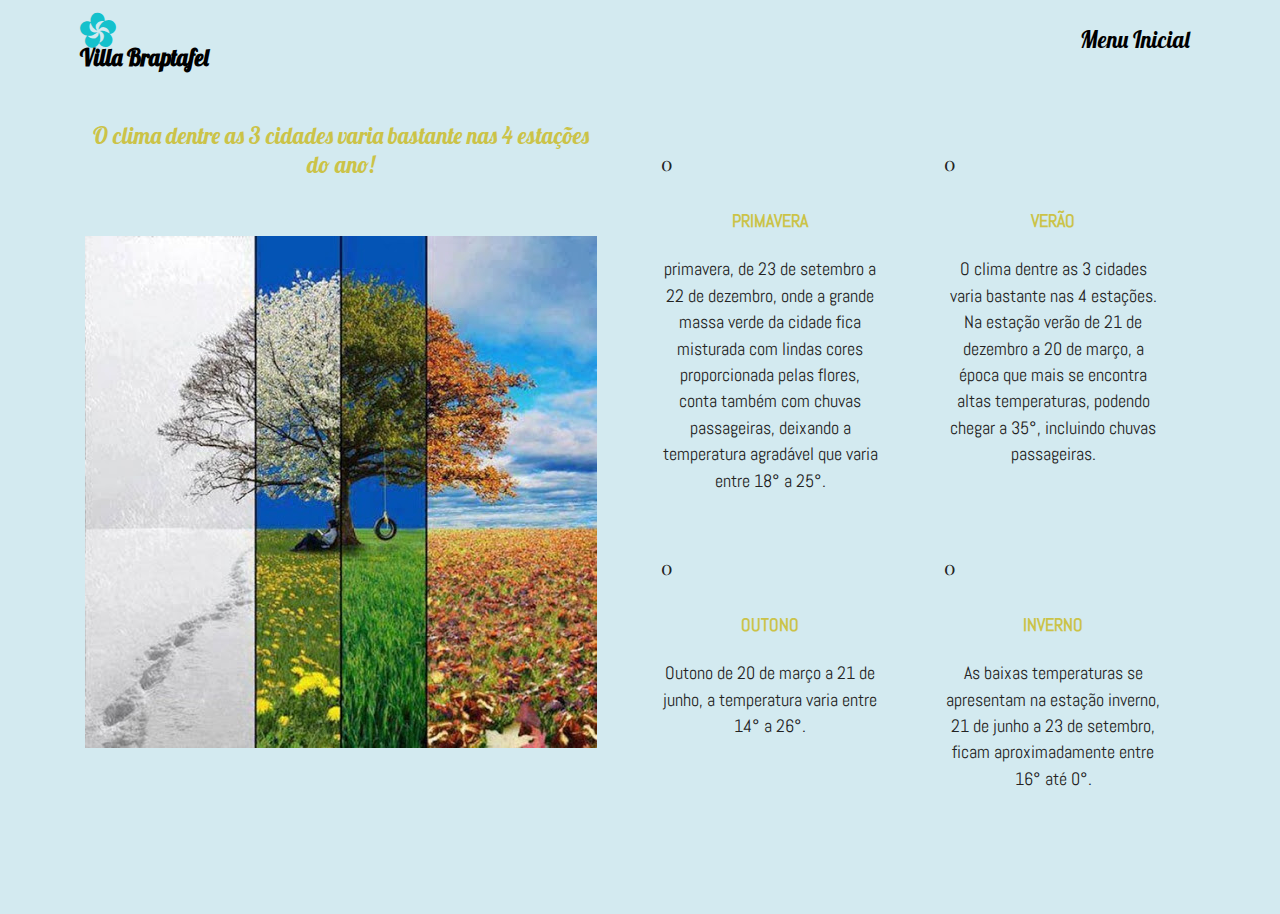
<file: page8.html>
<!DOCTYPE html>
<html  >
<head>
  <!-- Site made with Mobirise Website Builder v4.12.4, https://mobirise.com -->
  <meta charset="UTF-8">
  <meta http-equiv="X-UA-Compatible" content="IE=edge">
  <meta name="generator" content="Mobirise v4.12.4, mobirise.com">
  <meta name="viewport" content="width=device-width, initial-scale=1, minimum-scale=1">
  <link rel="shortcut icon" href="assets/images/logo2.png" type="image/x-icon">
  <meta name="description" content="Website Builder Description">
  
  
  <title>Clima</title>
  <link rel="stylesheet" href="assets/web/assets/mobirise-icons/mobirise-icons.css">
  <link rel="stylesheet" href="assets/bootstrap/css/bootstrap.min.css">
  <link rel="stylesheet" href="assets/bootstrap/css/bootstrap-grid.min.css">
  <link rel="stylesheet" href="assets/bootstrap/css/bootstrap-reboot.min.css">
  <link rel="stylesheet" href="assets/socicon/css/styles.css">
  <link rel="stylesheet" href="assets/tether/tether.min.css">
  <link rel="stylesheet" href="assets/dropdown/css/style.css">
  <link rel="stylesheet" href="assets/theme/css/style.css">
  <link rel="preload" as="style" href="assets/mobirise/css/mbr-additional.css"><link rel="stylesheet" href="assets/mobirise/css/mbr-additional.css" type="text/css">
  
  
  
</head>
<body>
  <section class="menu cid-s2VF1PnONO" once="menu" id="menu2-3b">

    

    <nav class="navbar navbar-expand beta-menu navbar-dropdown align-items-center navbar-toggleable-sm bg-color transparent">
        <button class="navbar-toggler navbar-toggler-right" type="button" data-toggle="collapse" data-target="#navbarSupportedContent" aria-controls="navbarSupportedContent" aria-expanded="false" aria-label="Toggle navigation">
            <div class="hamburger">
                <span></span>
                <span></span>
                <span></span>
                <span></span>
            </div>
        </button>
        <div class="menu-logo">
            <div class="navbar-brand">
                
                <span class="navbar-caption-wrap"><a class="navbar-caption text-black display-5" href="https://mobirise.co"><span class="socicon socicon-hellocoton mbr-iconfont mbr-iconfont-btn" style="color: rgb(20, 193, 204);"></span>Villa Braptafel</a></span>
            </div>
        </div>
        <div class="collapse navbar-collapse" id="navbarSupportedContent">
            <ul class="navbar-nav nav-dropdown nav-right" data-app-modern-menu="true"><li class="nav-item">
                    <a class="nav-link link text-black display-5" href="index.html">Menu Inicial</a>
                </li></ul>
            
        </div>
    </nav>
</section>

<section class="engine"><a href="https://mobirise.info/i">free website creation software</a></section><section class="counters2 counters cid-s2VPbVTZeh" id="counters2-3f">

    

    

    <div class="container pt-4 mt-2">
        <div class="media-container-row">
            <div class="media-block" style="width: 49%;">
                
                <h3 class="mbr-section-subtitle pb-5 align-left mbr-fonts-style display-5">O clima dentre as 3 cidades varia bastante  nas 4 estações do ano!</h3>
                <div class="mbr-figure">
                    <img src="assets/images/estao.jpg" alt="" title="">
                </div>
            </div>
            <div class="cards-block">
                <div class="cards-container">
                    <div class="card px-3 align-left col-12 col-md-6">
                        <div class="panel-item p-3">
                            <div class="card-img pb-3">
                                
                                <h3 class="count py-3 mbr-fonts-style display-2"></h3>
                            </div>
                            <div class="card-text">
                                <h4 class="mbr-content-title mbr-bold mbr-fonts-style display-7">PRIMAVERA<br><br></h4>
                                <p class="mbr-content-text mbr-fonts-style display-7">primavera, de 23 de setembro a 22 de dezembro, onde a grande massa verde da cidade fica misturada com lindas cores proporcionada pelas flores, conta também com chuvas passageiras, deixando a temperatura agradável que varia entre 18° a 25°.</p>
                            </div>
                        </div>
                    </div>
                    <div class="card px-3 align-left col-12 col-md-6">
                        <div class="panel-item p-3">
                            <div class="card-img pb-3">
                                
                                <h3 class="count py-3 mbr-fonts-style display-2"></h3>
                            </div>
                            <div class="card-text">
                                <h4 class="mbr-content-title mbr-bold mbr-fonts-style display-7">VERÃO<br><br></h4>
                                <p class="mbr-content-text mbr-fonts-style display-7">O clima dentre as 3 cidades varia bastante  nas 4 estações. Na estação verão de 21 de dezembro a 20 de março, a época que mais se encontra altas temperaturas, podendo chegar a 35°, incluindo chuvas passageiras.</p>
                            </div>
                        </div>
                    </div>
                    <div class="card px-3 align-left col-12 col-md-6">
                        <div class="panel-item p-3">
                            <div class="card-img pb-3">
                                
                                <h3 class="count py-3 mbr-fonts-style display-2"></h3>
                            </div>
                            <div class="card-text">
                                <h4 class="mbr-content-title mbr-bold mbr-fonts-style display-7">
                                    OUTONO<br><br></h4>
                                <p class="mbr-content-text mbr-fonts-style display-7">
                                        Outono de 20 de março a 21 de junho, a temperatura varia entre 14° a 26°.  
                                </p>
                            </div>
                        </div>
                    </div>
                    <div class="card px-3 align-left col-12 col-md-6">
                        <div class="panel-item p-3">
                            <div class="card-img pb-3">
                                
                                <h3 class="count py-3 mbr-fonts-style display-2"></h3>
                            </div>
                            <div class="card-texts">
                                <h4 class="mbr-content-title mbr-bold mbr-fonts-style display-7">
                                    INVERNO<br><br></h4>
                                <p class="mbr-content-text mbr-fonts-style display-7">As baixas temperaturas se apresentam na estação inverno, 21 de junho a 23 de setembro, ficam aproximadamente entre 16° até 0°.
                                </p>
                            </div>
                        </div>
                    </div>
                </div>
            </div>
        </div>
    </div>
</section>


  <script src="assets/web/assets/jquery/jquery.min.js"></script>
  <script src="assets/popper/popper.min.js"></script>
  <script src="assets/bootstrap/js/bootstrap.min.js"></script>
  <script src="assets/tether/tether.min.js"></script>
  <script src="assets/dropdown/js/nav-dropdown.js"></script>
  <script src="assets/dropdown/js/navbar-dropdown.js"></script>
  <script src="assets/touchswipe/jquery.touch-swipe.min.js"></script>
  <script src="assets/viewportchecker/jquery.viewportchecker.js"></script>
  <script src="assets/smoothscroll/smooth-scroll.js"></script>
  <script src="assets/theme/js/script.js"></script>
  
  
</body>
</html>
</file>
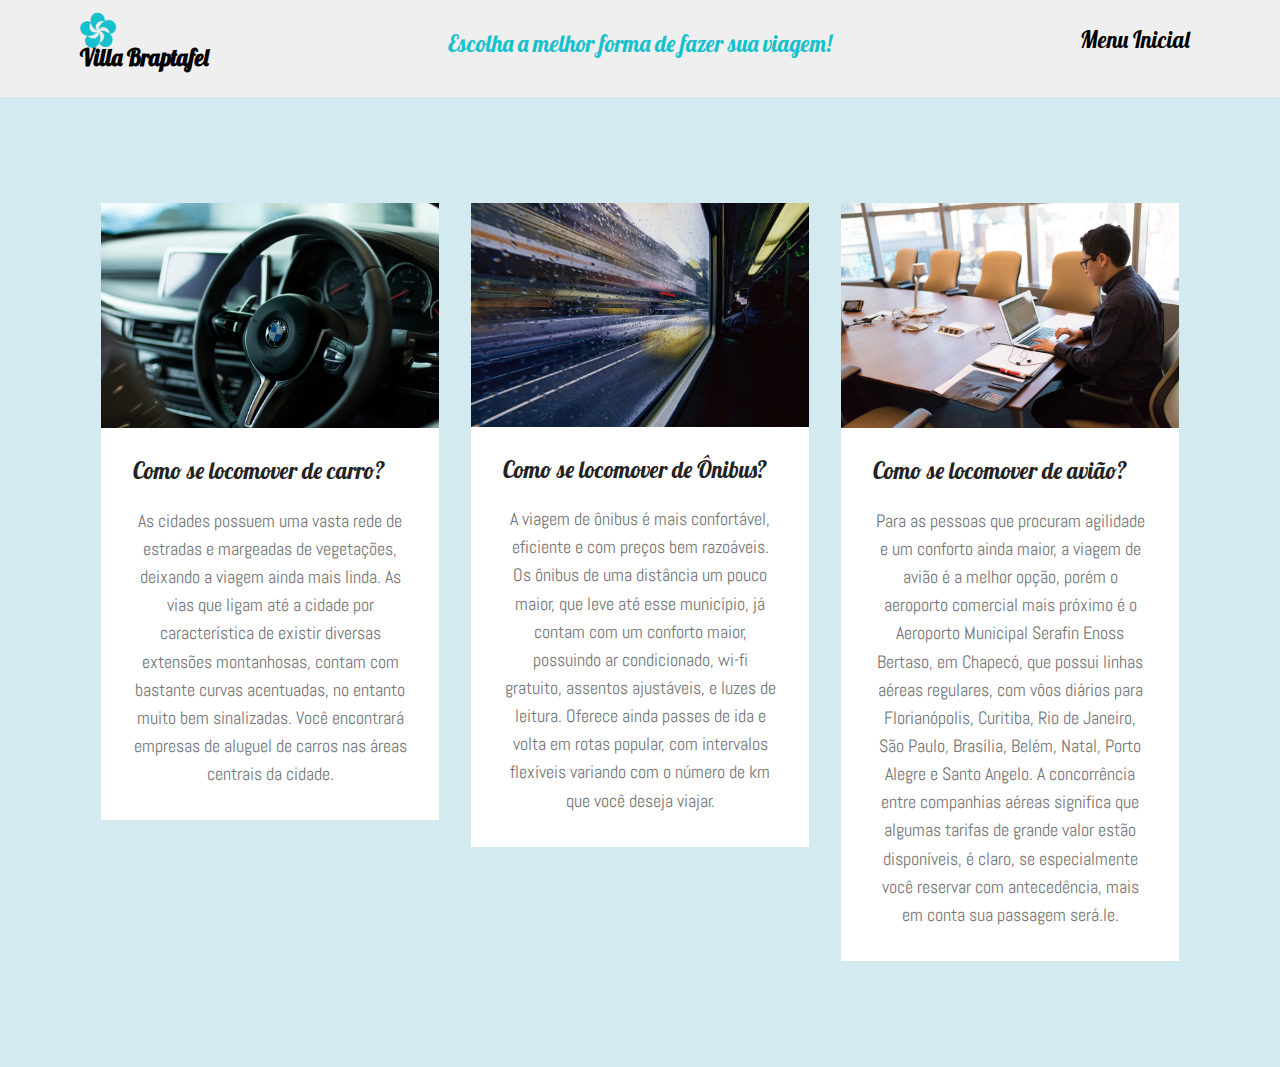
<file: page9.html>
<!DOCTYPE html>
<html  >
<head>
  <!-- Site made with Mobirise Website Builder v4.12.4, https://mobirise.com -->
  <meta charset="UTF-8">
  <meta http-equiv="X-UA-Compatible" content="IE=edge">
  <meta name="generator" content="Mobirise v4.12.4, mobirise.com">
  <meta name="viewport" content="width=device-width, initial-scale=1, minimum-scale=1">
  <link rel="shortcut icon" href="assets/images/logo2.png" type="image/x-icon">
  <meta name="description" content="Web Site Builder Description">
  
  
  <title>Locomoção</title>
  <link rel="stylesheet" href="assets/web/assets/mobirise-icons/mobirise-icons.css">
  <link rel="stylesheet" href="assets/bootstrap/css/bootstrap.min.css">
  <link rel="stylesheet" href="assets/bootstrap/css/bootstrap-grid.min.css">
  <link rel="stylesheet" href="assets/bootstrap/css/bootstrap-reboot.min.css">
  <link rel="stylesheet" href="assets/tether/tether.min.css">
  <link rel="stylesheet" href="assets/dropdown/css/style.css">
  <link rel="stylesheet" href="assets/socicon/css/styles.css">
  <link rel="stylesheet" href="assets/theme/css/style.css">
  <link rel="preload" as="style" href="assets/mobirise/css/mbr-additional.css"><link rel="stylesheet" href="assets/mobirise/css/mbr-additional.css" type="text/css">
  
  
  
</head>
<body>
  <section class="menu cid-s2VF1PnONO" once="menu" id="menu2-3c">

    

    <nav class="navbar navbar-expand beta-menu navbar-dropdown align-items-center navbar-toggleable-sm bg-color transparent">
        <button class="navbar-toggler navbar-toggler-right" type="button" data-toggle="collapse" data-target="#navbarSupportedContent" aria-controls="navbarSupportedContent" aria-expanded="false" aria-label="Toggle navigation">
            <div class="hamburger">
                <span></span>
                <span></span>
                <span></span>
                <span></span>
            </div>
        </button>
        <div class="menu-logo">
            <div class="navbar-brand">
                
                <span class="navbar-caption-wrap"><a class="navbar-caption text-black display-5" href="https://mobirise.co"><span class="socicon socicon-hellocoton mbr-iconfont mbr-iconfont-btn" style="color: rgb(20, 193, 204);"></span>Villa Braptafel</a></span>
            </div>
        </div>
        <div class="collapse navbar-collapse" id="navbarSupportedContent">
            <ul class="navbar-nav nav-dropdown nav-right" data-app-modern-menu="true"><li class="nav-item">
                    <a class="nav-link link text-black display-5" href="index.html">Menu Inicial</a>
                </li></ul>
            
        </div>
    </nav>
</section>

<section class="engine"><a href="https://mobirise.info/n">free simple web templates</a></section><section class="mbr-section content4 cid-s2W0bR82CZ" id="content4-3j">

    

    <div class="container">
        <div class="media-container-row">
            <div class="title col-12 col-md-8">
                
                <h3 class="mbr-section-subtitle align-center mbr-light mbr-fonts-style display-5">Escolha a melhor forma de fazer sua viagem!</h3>
                
            </div>
        </div>
    </div>
</section>

<section class="features3 cid-s2VUaaVcaQ" id="features3-3h">

    

    
    <div class="container">
        <div class="media-container-row">
            <div class="card p-3 col-12 col-md-6 col-lg-4">
                <div class="card-wrapper">
                    <div class="card-img">
                        <img src="assets/images/mbr-4.jpg" alt="Mobirise" title="">
                    </div>
                    <div class="card-box">
                        <h4 class="card-title mbr-fonts-style display-5">Como se locomover de carro?</h4>
                        <p class="mbr-text mbr-fonts-style display-7">
                            As cidades possuem uma vasta rede de estradas e margeadas de vegetações, deixando a viagem ainda mais linda. As vias que ligam até a cidade por característica de existir diversas extensões montanhosas, contam com bastante curvas acentuadas, no entanto muito bem sinalizadas. Você encontrará empresas de aluguel de carros nas áreas centrais da cidade.
                        </p>
                    </div>
                    
                </div>
            </div>

            <div class="card p-3 col-12 col-md-6 col-lg-4">
                <div class="card-wrapper">
                    <div class="card-img">
                        <img src="assets/images/mbr-5.jpg" alt="Mobirise" title="">
                    </div>
                    <div class="card-box">
                        <h4 class="card-title mbr-fonts-style display-5">Como se locomover de Ônibus?</h4>
                        <p class="mbr-text mbr-fonts-style display-7">
                            A viagem de ônibus é mais confortável, eficiente e com preços bem razoáveis. Os ônibus de uma distância um pouco maior, que leve até esse município, já contam com um conforto maior, possuindo ar condicionado, wi-fi gratuito, assentos ajustáveis, e luzes de leitura. Oferece ainda passes de ida e volta em rotas popular, com intervalos flexíveis variando com o número de km que você deseja viajar.
                        </p>
                    </div>
                    
                </div>
            </div>

            <div class="card p-3 col-12 col-md-6 col-lg-4">
                <div class="card-wrapper">
                    <div class="card-img">
                        <img src="assets/images/background3.jpg" alt="Mobirise">
                    </div>
                    <div class="card-box">
                        <h4 class="card-title mbr-fonts-style display-5">Como se locomover de avião?
</h4>
                        <p class="mbr-text mbr-fonts-style display-7">
                            Para as pessoas que procuram agilidade e um conforto ainda maior, a viagem de avião é a melhor opção, porém o aeroporto comercial mais próximo é o Aeroporto Municipal Serafin Enoss Bertaso, em Chapecó, que possui linhas aéreas regulares, com vôos diários para Florianópolis, Curitiba, Rio de Janeiro, São Paulo, Brasília, Belém, Natal, Porto Alegre e Santo Angelo. A concorrência entre companhias aéreas significa que algumas tarifas de grande valor estão disponíveis, é claro, se especialmente você reservar com antecedência, mais em conta sua passagem será.le.
                        </p>
                    </div>
                    
                </div>
            </div>

            
        </div>
    </div>
</section>


  <script src="assets/web/assets/jquery/jquery.min.js"></script>
  <script src="assets/popper/popper.min.js"></script>
  <script src="assets/bootstrap/js/bootstrap.min.js"></script>
  <script src="assets/tether/tether.min.js"></script>
  <script src="assets/smoothscroll/smooth-scroll.js"></script>
  <script src="assets/dropdown/js/nav-dropdown.js"></script>
  <script src="assets/dropdown/js/navbar-dropdown.js"></script>
  <script src="assets/touchswipe/jquery.touch-swipe.min.js"></script>
  <script src="assets/theme/js/script.js"></script>
  
  
</body>
</html>
</file>
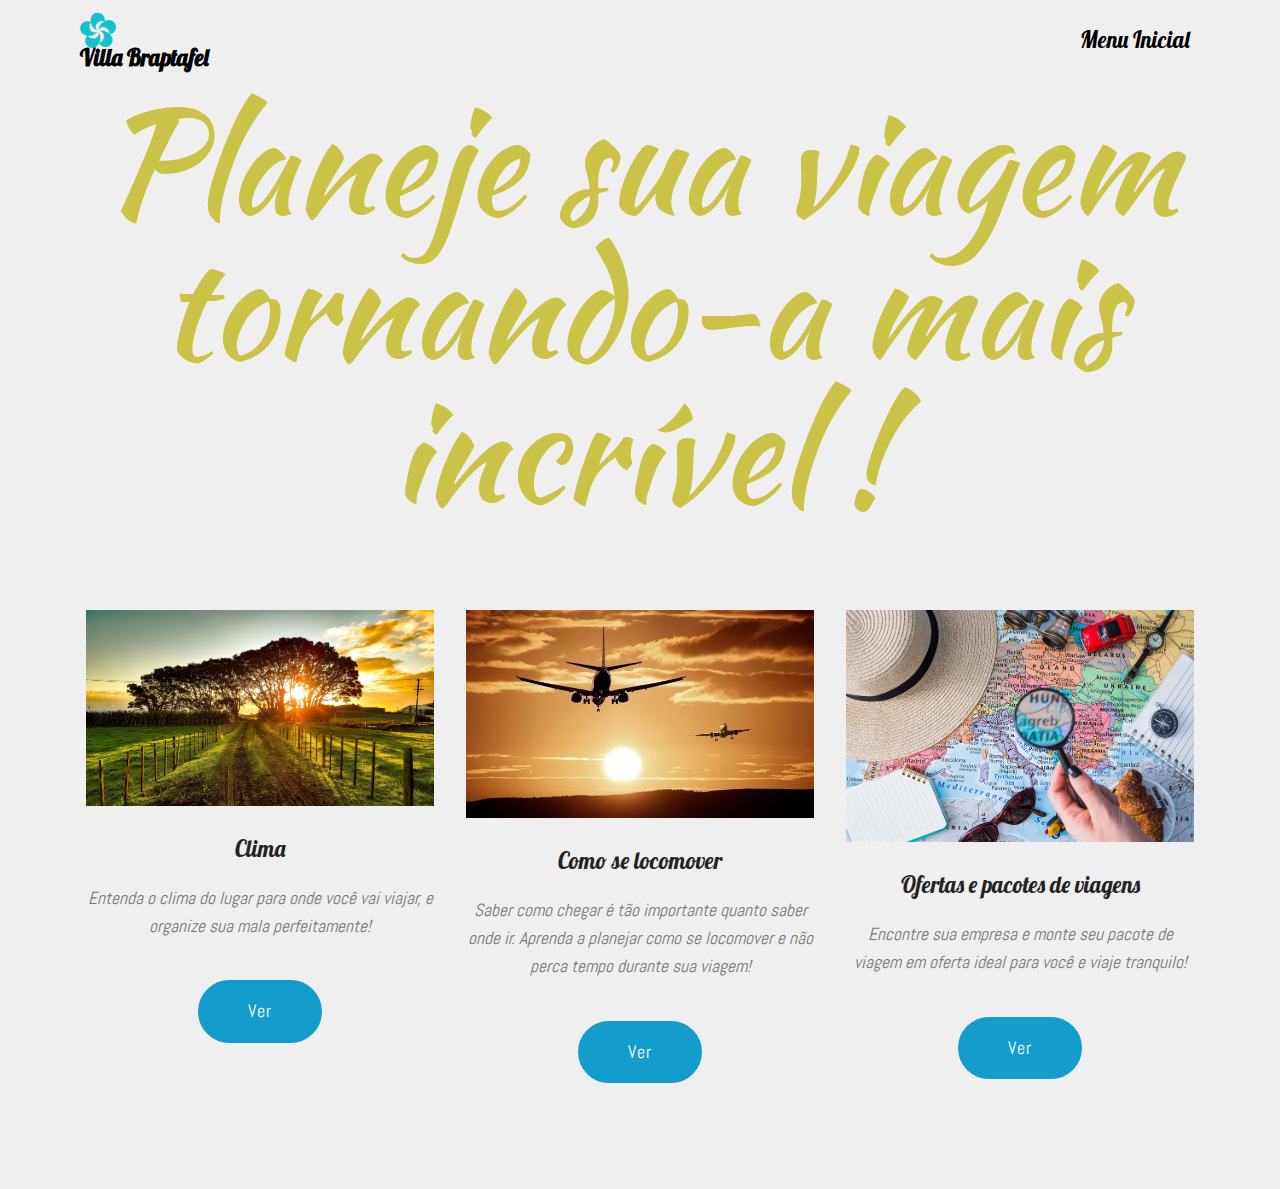
<file: Planeje sua viagem.html>
<!DOCTYPE html>
<html  >
<head>
  <!-- Site made with Mobirise Website Builder v4.12.4, https://mobirise.com -->
  <meta charset="UTF-8">
  <meta http-equiv="X-UA-Compatible" content="IE=edge">
  <meta name="generator" content="Mobirise v4.12.4, mobirise.com">
  <meta name="viewport" content="width=device-width, initial-scale=1, minimum-scale=1">
  <link rel="shortcut icon" href="assets/images/logo2.png" type="image/x-icon">
  <meta name="description" content="Website Generator Description">
  
  
  <title>Planeje sua viagem</title>
  <link rel="stylesheet" href="assets/web/assets/mobirise-icons/mobirise-icons.css">
  <link rel="stylesheet" href="assets/bootstrap/css/bootstrap.min.css">
  <link rel="stylesheet" href="assets/bootstrap/css/bootstrap-grid.min.css">
  <link rel="stylesheet" href="assets/bootstrap/css/bootstrap-reboot.min.css">
  <link rel="stylesheet" href="assets/tether/tether.min.css">
  <link rel="stylesheet" href="assets/dropdown/css/style.css">
  <link rel="stylesheet" href="assets/socicon/css/styles.css">
  <link rel="stylesheet" href="assets/theme/css/style.css">
  <link rel="preload" as="style" href="assets/mobirise/css/mbr-additional.css"><link rel="stylesheet" href="assets/mobirise/css/mbr-additional.css" type="text/css">
  
  
  
</head>
<body>
  <section class="menu cid-s2VF1PnONO" once="menu" id="menu2-39">

    

    <nav class="navbar navbar-expand beta-menu navbar-dropdown align-items-center navbar-toggleable-sm bg-color transparent">
        <button class="navbar-toggler navbar-toggler-right" type="button" data-toggle="collapse" data-target="#navbarSupportedContent" aria-controls="navbarSupportedContent" aria-expanded="false" aria-label="Toggle navigation">
            <div class="hamburger">
                <span></span>
                <span></span>
                <span></span>
                <span></span>
            </div>
        </button>
        <div class="menu-logo">
            <div class="navbar-brand">
                
                <span class="navbar-caption-wrap"><a class="navbar-caption text-black display-5" href="https://mobirise.co"><span class="socicon socicon-hellocoton mbr-iconfont mbr-iconfont-btn" style="color: rgb(20, 193, 204);"></span>Villa Braptafel</a></span>
            </div>
        </div>
        <div class="collapse navbar-collapse" id="navbarSupportedContent">
            <ul class="navbar-nav nav-dropdown nav-right" data-app-modern-menu="true"><li class="nav-item">
                    <a class="nav-link link text-black display-5" href="index.html">Menu Inicial</a>
                </li></ul>
            
        </div>
    </nav>
</section>

<section class="engine"><a href="https://mobirise.info/t">amp template</a></section><section class="services1 cid-s2VFjNiP3J" id="services1-3a">
    <!---->
    
    <!---->
    <!--Overlay-->
    
    <!--Container-->
    <div class="container">
        <div class="row justify-content-center">
            <!--Titles-->
            <div class="title pb-5 col-12">
                <h2 class="align-left pb-3 mbr-fonts-style display-4">Planeje sua viagem tornando-a mais incrível !</h2>
                
            </div>
            <!--Card-1-->
            <div class="card col-12 col-md-6 p-3 col-lg-4">
                <div class="card-wrapper">
                    <div class="card-img">
                        <img src="assets/images/clima.jpg" alt="Mobirise" title="">
                    </div>
                    <div class="card-box">
                        <h4 class="card-title mbr-fonts-style display-5">
                            Clima</h4>
                        <p class="mbr-text mbr-fonts-style display-7"><em>
                            Entenda o clima do lugar para onde você vai viajar, e organize sua mala perfeitamente!</em></p>
                        <!--Btn-->
                        <div class="mbr-section-btn align-center"><a href="page8.html" class="btn btn-primary display-7">Ver</a></div>
                    </div>
                </div>
            </div>
            <!--Card-2-->
            <div class="card col-12 col-md-6 p-3 col-lg-4">
                <div class="card-wrapper">
                    <div class="card-img">
                        <img src="assets/images/aviao.jpg" alt="Mobirise" title="">
                    </div>
                    <div class="card-box">
                        <h4 class="card-title mbr-fonts-style display-5">
                            Como se locomover</h4>
                        <p class="mbr-text mbr-fonts-style display-7"><em>
                            Saber como chegar é tão importante quanto saber onde ir. Aprenda a planejar como se locomover e não perca tempo durante sua viagem!</em></p>
                        <!--Btn-->
                        <div class="mbr-section-btn align-center"><a href="page9.html" class="btn btn-primary display-7">
                                Ver</a></div>
                    </div>
                </div>
            </div>
            <!--Card-3-->
            <div class="card col-12 col-md-6 p-3 col-lg-4 last-child">
                <div class="card-wrapper">
                    <div class="card-img">
                        <img src="assets/images/pacote.jpg" alt="Mobirise" title="">
                    </div>
                    <div class="card-box">
                        <h4 class="card-title mbr-fonts-style display-5">
                            Ofertas e pacotes de viagens</h4>
                        <p class="mbr-text mbr-fonts-style display-7"><em>Encontre sua empresa e monte seu pacote de viagem em oferta ideal para você e viaje tranquilo!
                        </em></p>
                        <!--Btn-->
                        <div class="mbr-section-btn align-center"><a href="page10.html" class="btn btn-primary display-7">
                                Ver</a></div>
                    </div>
                </div>
            </div>
            <!--Card-4-->
            
        </div>
    </div>
</section>


  <script src="assets/web/assets/jquery/jquery.min.js"></script>
  <script src="assets/popper/popper.min.js"></script>
  <script src="assets/bootstrap/js/bootstrap.min.js"></script>
  <script src="assets/tether/tether.min.js"></script>
  <script src="assets/smoothscroll/smooth-scroll.js"></script>
  <script src="assets/dropdown/js/nav-dropdown.js"></script>
  <script src="assets/dropdown/js/navbar-dropdown.js"></script>
  <script src="assets/touchswipe/jquery.touch-swipe.min.js"></script>
  <script src="assets/theme/js/script.js"></script>
  
  
</body>
</html>
</file>
<file: assets/web/assets/mobirise-icons/mobirise-icons.css>
@font-face {
  font-family: 'MobiriseIcons';
  src:  url('mobirise-icons.eot?spat4u');
  src:  url('mobirise-icons.eot?spat4u#iefix') format('embedded-opentype'),
    url('mobirise-icons.ttf?spat4u') format('truetype'),
    url('mobirise-icons.woff?spat4u') format('woff'),
    url('mobirise-icons.svg?spat4u#MobiriseIcons') format('svg');
  font-weight: normal;
  font-style: normal;
  font-display: swap;
}

[class^="mbri-"], [class*=" mbri-"] {
  /* use !important to prevent issues with browser extensions that change fonts */
  font-family: MobiriseIcons !important;
  speak: none;
  font-style: normal;
  font-weight: normal;
  font-variant: normal;
  text-transform: none;
  line-height: 1;

  /* Better Font Rendering =========== */
  -webkit-font-smoothing: antialiased;
  -moz-osx-font-smoothing: grayscale;
}

.mbri-add-submenu:before {
  content: "\e900";
}
.mbri-alert:before {
  content: "\e901";
}
.mbri-align-center:before {
  content: "\e902";
}
.mbri-align-justify:before {
  content: "\e903";
}
.mbri-align-left:before {
  content: "\e904";
}
.mbri-align-right:before {
  content: "\e905";
}
.mbri-android:before {
  content: "\e906";
}
.mbri-apple:before {
  content: "\e907";
}
.mbri-arrow-down:before {
  content: "\e908";
}
.mbri-arrow-next:before {
  content: "\e909";
}
.mbri-arrow-prev:before {
  content: "\e90a";
}
.mbri-arrow-up:before {
  content: "\e90b";
}
.mbri-bold:before {
  content: "\e90c";
}
.mbri-bookmark:before {
  content: "\e90d";
}
.mbri-bootstrap:before {
  content: "\e90e";
}
.mbri-briefcase:before {
  content: "\e90f";
}
.mbri-browse:before {
  content: "\e910";
}
.mbri-bulleted-list:before {
  content: "\e911";
}
.mbri-calendar:before {
  content: "\e912";
}
.mbri-camera:before {
  content: "\e913";
}
.mbri-cart-add:before {
  content: "\e914";
}
.mbri-cart-full:before {
  content: "\e915";
}
.mbri-cash:before {
  content: "\e916";
}
.mbri-change-style:before {
  content: "\e917";
}
.mbri-chat:before {
  content: "\e918";
}
.mbri-clock:before {
  content: "\e919";
}
.mbri-close:before {
  content: "\e91a";
}
.mbri-cloud:before {
  content: "\e91b";
}
.mbri-code:before {
  content: "\e91c";
}
.mbri-contact-form:before {
  content: "\e91d";
}
.mbri-credit-card:before {
  content: "\e91e";
}
.mbri-cursor-click:before {
  content: "\e91f";
}
.mbri-cust-feedback:before {
  content: "\e920";
}
.mbri-database:before {
  content: "\e921";
}
.mbri-delivery:before {
  content: "\e922";
}
.mbri-desktop:before {
  content: "\e923";
}
.mbri-devices:before {
  content: "\e924";
}
.mbri-down:before {
  content: "\e925";
}
.mbri-download:before {
  content: "\e989";
}
.mbri-drag-n-drop:before {
  content: "\e927";
}
.mbri-drag-n-drop2:before {
  content: "\e928";
}
.mbri-edit:before {
  content: "\e929";
}
.mbri-edit2:before {
  content: "\e92a";
}
.mbri-error:before {
  content: "\e92b";
}
.mbri-extension:before {
  content: "\e92c";
}
.mbri-features:before {
  content: "\e92d";
}
.mbri-file:before {
  content: "\e92e";
}
.mbri-flag:before {
  content: "\e92f";
}
.mbri-folder:before {
  content: "\e930";
}
.mbri-gift:before {
  content: "\e931";
}
.mbri-github:before {
  content: "\e932";
}
.mbri-globe:before {
  content: "\e933";
}
.mbri-globe-2:before {
  content: "\e934";
}
.mbri-growing-chart:before {
  content: "\e935";
}
.mbri-hearth:before {
  content: "\e936";
}
.mbri-help:before {
  content: "\e937";
}
.mbri-home:before {
  content: "\e938";
}
.mbri-hot-cup:before {
  content: "\e939";
}
.mbri-idea:before {
  content: "\e93a";
}
.mbri-image-gallery:before {
  content: "\e93b";
}
.mbri-image-slider:before {
  content: "\e93c";
}
.mbri-info:before {
  content: "\e93d";
}
.mbri-italic:before {
  content: "\e93e";
}
.mbri-key:before {
  content: "\e93f";
}
.mbri-laptop:before {
  content: "\e940";
}
.mbri-layers:before {
  content: "\e941";
}
.mbri-left-right:before {
  content: "\e942";
}
.mbri-left:before {
  content: "\e943";
}
.mbri-letter:before {
  content: "\e944";
}
.mbri-like:before {
  content: "\e945";
}
.mbri-link:before {
  content: "\e946";
}
.mbri-lock:before {
  content: "\e947";
}
.mbri-login:before {
  content: "\e948";
}
.mbri-logout:before {
  content: "\e949";
}
.mbri-magic-stick:before {
  content: "\e94a";
}
.mbri-map-pin:before {
  content: "\e94b";
}
.mbri-menu:before {
  content: "\e94c";
}
.mbri-mobile:before {
  content: "\e94d";
}
.mbri-mobile2:before {
  content: "\e94e";
}
.mbri-mobirise:before {
  content: "\e94f";
}
.mbri-more-horizontal:before {
  content: "\e950";
}
.mbri-more-vertical:before {
  content: "\e951";
}
.mbri-music:before {
  content: "\e952";
}
.mbri-new-file:before {
  content: "\e953";
}
.mbri-numbered-list:before {
  content: "\e954";
}
.mbri-opened-folder:before {
  content: "\e955";
}
.mbri-pages:before {
  content: "\e956";
}
.mbri-paper-plane:before {
  content: "\e957";
}
.mbri-paperclip:before {
  content: "\e958";
}
.mbri-photo:before {
  content: "\e959";
}
.mbri-photos:before {
  content: "\e95a";
}
.mbri-pin:before {
  content: "\e95b";
}
.mbri-play:before {
  content: "\e95c";
}
.mbri-plus:before {
  content: "\e95d";
}
.mbri-preview:before {
  content: "\e95e";
}
.mbri-print:before {
  content: "\e95f";
}
.mbri-protect:before {
  content: "\e960";
}
.mbri-question:before {
  content: "\e961";
}
.mbri-quote-left:before {
  content: "\e962";
}
.mbri-quote-right:before {
  content: "\e963";
}
.mbri-refresh:before {
  content: "\e964";
}
.mbri-responsive:before {
  content: "\e965";
}
.mbri-right:before {
  content: "\e966";
}
.mbri-rocket:before {
  content: "\e967";
}
.mbri-sad-face:before {
  content: "\e968";
}
.mbri-sale:before {
  content: "\e969";
}
.mbri-save:before {
  content: "\e96a";
}
.mbri-search:before {
  content: "\e96b";
}
.mbri-setting:before {
  content: "\e96c";
}
.mbri-setting2:before {
  content: "\e96d";
}
.mbri-setting3:before {
  content: "\e96e";
}
.mbri-share:before {
  content: "\e96f";
}
.mbri-shopping-bag:before {
  content: "\e970";
}
.mbri-shopping-basket:before {
  content: "\e971";
}
.mbri-shopping-cart:before {
  content: "\e972";
}
.mbri-sites:before {
  content: "\e973";
}
.mbri-smile-face:before {
  content: "\e974";
}
.mbri-speed:before {
  content: "\e975";
}
.mbri-star:before {
  content: "\e976";
}
.mbri-success:before {
  content: "\e977";
}
.mbri-sun:before {
  content: "\e978";
}
.mbri-sun2:before {
  content: "\e979";
}
.mbri-tablet:before {
  content: "\e97a";
}
.mbri-tablet-vertical:before {
  content: "\e97b";
}
.mbri-target:before {
  content: "\e97c";
}
.mbri-timer:before {
  content: "\e97d";
}
.mbri-to-ftp:before {
  content: "\e97e";
}
.mbri-to-local-drive:before {
  content: "\e97f";
}
.mbri-touch-swipe:before {
  content: "\e980";
}
.mbri-touch:before {
  content: "\e981";
}
.mbri-trash:before {
  content: "\e982";
}
.mbri-underline:before {
  content: "\e983";
}
.mbri-unlink:before {
  content: "\e984";
}
.mbri-unlock:before {
  content: "\e985";
}
.mbri-up-down:before {
  content: "\e986";
}
.mbri-up:before {
  content: "\e987";
}
.mbri-update:before {
  content: "\e988";
}
.mbri-upload:before {
 content: "\e926"; 
}
.mbri-user:before {
  content: "\e98a";
}
.mbri-user2:before {
  content: "\e98b";
}
.mbri-users:before {
  content: "\e98c";
}
.mbri-video:before {
  content: "\e98d";
}
.mbri-video-play:before {
  content: "\e98e";
}
.mbri-watch:before {
  content: "\e98f";
}
.mbri-website-theme:before {
  content: "\e990";
}
.mbri-wifi:before {
  content: "\e991";
}
.mbri-windows:before {
  content: "\e992";
}
.mbri-zoom-out:before {
  content: "\e993";
}
.mbri-redo:before {
  content: "\e994";
}
.mbri-undo:before {
  content: "\e995";
}
</file>
<file: assets/socicon/css/styles.css>
@charset "UTF-8";

@font-face {
  font-family: 'Socicon';
  src:  url('../fonts/socicon.eot');
  src:  url('../fonts/socicon.eot?#iefix') format('embedded-opentype'),
    url('../fonts/socicon.woff2') format('woff2'),
    url('../fonts/socicon.ttf') format('truetype'),
    url('../fonts/socicon.woff') format('woff'),
    url('../fonts/socicon.svg#socicon') format('svg');
  font-weight: normal;
  font-style: normal;
}

[data-icon]:before {
  font-family: "socicon" !important;
  content: attr(data-icon);
  font-style: normal !important;
  font-weight: normal !important;
  font-variant: normal !important;
  text-transform: none !important;
  speak: none;
  line-height: 1;
  -webkit-font-smoothing: antialiased;
  -moz-osx-font-smoothing: grayscale;
}

[class^="socicon-"], [class*=" socicon-"] {
  /* use !important to prevent issues with browser extensions that change fonts */
  font-family: 'Socicon' !important;
  speak: none;
  font-style: normal;
  font-weight: normal;
  font-variant: normal;
  text-transform: none;
  line-height: 1;

  /* Better Font Rendering =========== */
  -webkit-font-smoothing: antialiased;
  -moz-osx-font-smoothing: grayscale;
}

.socicon-eitaa:before {
  content: "\e97c";
}
.socicon-soroush:before {
  content: "\e97d";
}
.socicon-bale:before {
  content: "\e97e";
}
.socicon-zazzle:before {
  content: "\e97b";
}
.socicon-society6:before {
  content: "\e97a";
}
.socicon-redbubble:before {
  content: "\e979";
}
.socicon-avvo:before {
  content: "\e978";
}
.socicon-stitcher:before {
  content: "\e977";
}
.socicon-googlehangouts:before {
  content: "\e974";
}
.socicon-dlive:before {
  content: "\e975";
}
.socicon-vsco:before {
  content: "\e976";
}
.socicon-flipboard:before {
  content: "\e973";
}
.socicon-ubuntu:before {
  content: "\e958";
}
.socicon-artstation:before {
  content: "\e959";
}
.socicon-invision:before {
  content: "\e95a";
}
.socicon-torial:before {
  content: "\e95b";
}
.socicon-collectorz:before {
  content: "\e95c";
}
.socicon-seenthis:before {
  content: "\e95d";
}
.socicon-googleplaymusic:before {
  content: "\e95e";
}
.socicon-debian:before {
  content: "\e95f";
}
.socicon-filmfreeway:before {
  content: "\e960";
}
.socicon-gnome:before {
  content: "\e961";
}
.socicon-itchio:before {
  content: "\e962";
}
.socicon-jamendo:before {
  content: "\e963";
}
.socicon-mix:before {
  content: "\e964";
}
.socicon-sharepoint:before {
  content: "\e965";
}
.socicon-tinder:before {
  content: "\e966";
}
.socicon-windguru:before {
  content: "\e967";
}
.socicon-cdbaby:before {
  content: "\e968";
}
.socicon-elementaryos:before {
  content: "\e969";
}
.socicon-stage32:before {
  content: "\e96a";
}
.socicon-tiktok:before {
  content: "\e96b";
}
.socicon-gitter:before {
  content: "\e96c";
}
.socicon-letterboxd:before {
  content: "\e96d";
}
.socicon-threema:before {
  content: "\e96e";
}
.socicon-splice:before {
  content: "\e96f";
}
.socicon-metapop:before {
  content: "\e970";
}
.socicon-naver:before {
  content: "\e971";
}
.socicon-remote:before {
  content: "\e972";
}
.socicon-internet:before {
  content: "\e957";
}
.socicon-moddb:before {
  content: "\e94b";
}
.socicon-indiedb:before {
  content: "\e94c";
}
.socicon-traxsource:before {
  content: "\e94d";
}
.socicon-gamefor:before {
  content: "\e94e";
}
.socicon-pixiv:before {
  content: "\e94f";
}
.socicon-myanimelist:before {
  content: "\e950";
}
.socicon-blackberry:before {
  content: "\e951";
}
.socicon-wickr:before {
  content: "\e952";
}
.socicon-spip:before {
  content: "\e953";
}
.socicon-napster:before {
  content: "\e954";
}
.socicon-beatport:before {
  content: "\e955";
}
.socicon-hackerone:before {
  content: "\e956";
}
.socicon-hackernews:before {
  content: "\e946";
}
.socicon-smashwords:before {
  content: "\e947";
}
.socicon-kobo:before {
  content: "\e948";
}
.socicon-bookbub:before {
  content: "\e949";
}
.socicon-mailru:before {
  content: "\e94a";
}
.socicon-gitlab:before {
  content: "\e945";
}
.socicon-instructables:before {
  content: "\e944";
}
.socicon-portfolio:before {
  content: "\e943";
}
.socicon-codered:before {
  content: "\e940";
}
.socicon-origin:before {
  content: "\e941";
}
.socicon-nextdoor:before {
  content: "\e942";
}
.socicon-udemy:before {
  content: "\e93f";
}
.socicon-livemaster:before {
  content: "\e93e";
}
.socicon-crunchbase:before {
  content: "\e93b";
}
.socicon-homefy:before {
  content: "\e93c";
}
.socicon-calendly:before {
  content: "\e93d";
}
.socicon-realtor:before {
  content: "\e90f";
}
.socicon-tidal:before {
  content: "\e910";
}
.socicon-qobuz:before {
  content: "\e911";
}
.socicon-natgeo:before {
  content: "\e912";
}
.socicon-mastodon:before {
  content: "\e913";
}
.socicon-unsplash:before {
  content: "\e914";
}
.socicon-homeadvisor:before {
  content: "\e915";
}
.socicon-angieslist:before {
  content: "\e916";
}
.socicon-codepen:before {
  content: "\e917";
}
.socicon-slack:before {
  content: "\e918";
}
.socicon-openaigym:before {
  content: "\e919";
}
.socicon-logmein:before {
  content: "\e91a";
}
.socicon-fiverr:before {
  content: "\e91b";
}
.socicon-gotomeeting:before {
  content: "\e91c";
}
.socicon-aliexpress:before {
  content: "\e91d";
}
.socicon-guru:before {
  content: "\e91e";
}
.socicon-appstore:before {
  content: "\e91f";
}
.socicon-homes:before {
  content: "\e920";
}
.socicon-zoom:before {
  content: "\e921";
}
.socicon-alibaba:before {
  content: "\e922";
}
.socicon-craigslist:before {
  content: "\e923";
}
.socicon-wix:before {
  content: "\e924";
}
.socicon-redfin:before {
  content: "\e925";
}
.socicon-googlecalendar:before {
  content: "\e926";
}
.socicon-shopify:before {
  content: "\e927";
}
.socicon-freelancer:before {
  content: "\e928";
}
.socicon-seedrs:before {
  content: "\e929";
}
.socicon-bing:before {
  content: "\e92a";
}
.socicon-doodle:before {
  content: "\e92b";
}
.socicon-bonanza:before {
  content: "\e92c";
}
.socicon-squarespace:before {
  content: "\e92d";
}
.socicon-toptal:before {
  content: "\e92e";
}
.socicon-gust:before {
  content: "\e92f";
}
.socicon-ask:before {
  content: "\e930";
}
.socicon-trulia:before {
  content: "\e931";
}
.socicon-loomly:before {
  content: "\e932";
}
.socicon-ghost:before {
  content: "\e933";
}
.socicon-upwork:before {
  content: "\e934";
}
.socicon-fundable:before {
  content: "\e935";
}
.socicon-booking:before {
  content: "\e936";
}
.socicon-googlemaps:before {
  content: "\e937";
}
.socicon-zillow:before {
  content: "\e938";
}
.socicon-niconico:before {
  content: "\e939";
}
.socicon-toneden:before {
  content: "\e93a";
}
.socicon-augment:before {
  content: "\e908";
}
.socicon-bitbucket:before {
  content: "\e909";
}
.socicon-fyuse:before {
  content: "\e90a";
}
.socicon-yt-gaming:before {
  content: "\e90b";
}
.socicon-sketchfab:before {
  content: "\e90c";
}
.socicon-mobcrush:before {
  content: "\e90d";
}
.socicon-microsoft:before {
  content: "\e90e";
}
.socicon-pandora:before {
  content: "\e907";
}
.socicon-messenger:before {
  content: "\e906";
}
.socicon-gamewisp:before {
  content: "\e905";
}
.socicon-bloglovin:before {
  content: "\e904";
}
.socicon-tunein:before {
  content: "\e903";
}
.socicon-gamejolt:before {
  content: "\e901";
}
.socicon-trello:before {
  content: "\e902";
}
.socicon-spreadshirt:before {
  content: "\e900";
}
.socicon-500px:before {
  content: "\e000";
}
.socicon-8tracks:before {
  content: "\e001";
}
.socicon-airbnb:before {
  content: "\e002";
}
.socicon-alliance:before {
  content: "\e003";
}
.socicon-amazon:before {
  content: "\e004";
}
.socicon-amplement:before {
  content: "\e005";
}
.socicon-android:before {
  content: "\e006";
}
.socicon-angellist:before {
  content: "\e007";
}
.socicon-apple:before {
  content: "\e008";
}
.socicon-appnet:before {
  content: "\e009";
}
.socicon-baidu:before {
  content: "\e00a";
}
.socicon-bandcamp:before {
  content: "\e00b";
}
.socicon-battlenet:before {
  content: "\e00c";
}
.socicon-mixer:before {
  content: "\e00d";
}
.socicon-bebee:before {
  content: "\e00e";
}
.socicon-bebo:before {
  content: "\e00f";
}
.socicon-behance:before {
  content: "\e010";
}
.socicon-blizzard:before {
  content: "\e011";
}
.socicon-blogger:before {
  content: "\e012";
}
.socicon-buffer:before {
  content: "\e013";
}
.socicon-chrome:before {
  content: "\e014";
}
.socicon-coderwall:before {
  content: "\e015";
}
.socicon-curse:before {
  content: "\e016";
}
.socicon-dailymotion:before {
  content: "\e017";
}
.socicon-deezer:before {
  content: "\e018";
}
.socicon-delicious:before {
  content: "\e019";
}
.socicon-deviantart:before {
  content: "\e01a";
}
.socicon-diablo:before {
  content: "\e01b";
}
.socicon-digg:before {
  content: "\e01c";
}
.socicon-discord:before {
  content: "\e01d";
}
.socicon-disqus:before {
  content: "\e01e";
}
.socicon-douban:before {
  content: "\e01f";
}
.socicon-draugiem:before {
  content: "\e020";
}
.socicon-dribbble:before {
  content: "\e021";
}
.socicon-drupal:before {
  content: "\e022";
}
.socicon-ebay:before {
  content: "\e023";
}
.socicon-ello:before {
  content: "\e024";
}
.socicon-endomodo:before {
  content: "\e025";
}
.socicon-envato:before {
  content: "\e026";
}
.socicon-etsy:before {
  content: "\e027";
}
.socicon-facebook:before {
  content: "\e028";
}
.socicon-feedburner:before {
  content: "\e029";
}
.socicon-filmweb:before {
  content: "\e02a";
}
.socicon-firefox:before {
  content: "\e02b";
}
.socicon-flattr:before {
  content: "\e02c";
}
.socicon-flickr:before {
  content: "\e02d";
}
.socicon-formulr:before {
  content: "\e02e";
}
.socicon-forrst:before {
  content: "\e02f";
}
.socicon-foursquare:before {
  content: "\e030";
}
.socicon-friendfeed:before {
  content: "\e031";
}
.socicon-github:before {
  content: "\e032";
}
.socicon-goodreads:before {
  content: "\e033";
}
.socicon-google:before {
  content: "\e034";
}
.socicon-googlescholar:before {
  content: "\e035";
}
.socicon-googlegroups:before {
  content: "\e036";
}
.socicon-googlephotos:before {
  content: "\e037";
}
.socicon-googleplus:before {
  content: "\e038";
}
.socicon-grooveshark:before {
  content: "\e039";
}
.socicon-hackerrank:before {
  content: "\e03a";
}
.socicon-hearthstone:before {
  content: "\e03b";
}
.socicon-hellocoton:before {
  content: "\e03c";
}
.socicon-heroes:before {
  content: "\e03d";
}
.socicon-smashcast:before {
  content: "\e03e";
}
.socicon-horde:before {
  content: "\e03f";
}
.socicon-houzz:before {
  content: "\e040";
}
.socicon-icq:before {
  content: "\e041";
}
.socicon-identica:before {
  content: "\e042";
}
.socicon-imdb:before {
  content: "\e043";
}
.socicon-instagram:before {
  content: "\e044";
}
.socicon-issuu:before {
  content: "\e045";
}
.socicon-istock:before {
  content: "\e046";
}
.socicon-itunes:before {
  content: "\e047";
}
.socicon-keybase:before {
  content: "\e048";
}
.socicon-lanyrd:before {
  content: "\e049";
}
.socicon-lastfm:before {
  content: "\e04a";
}
.socicon-line:before {
  content: "\e04b";
}
.socicon-linkedin:before {
  content: "\e04c";
}
.socicon-livejournal:before {
  content: "\e04d";
}
.socicon-lyft:before {
  content: "\e04e";
}
.socicon-macos:before {
  content: "\e04f";
}
.socicon-mail:before {
  content: "\e050";
}
.socicon-medium:before {
  content: "\e051";
}
.socicon-meetup:before {
  content: "\e052";
}
.socicon-mixcloud:before {
  content: "\e053";
}
.socicon-modelmayhem:before {
  content: "\e054";
}
.socicon-mumble:before {
  content: "\e055";
}
.socicon-myspace:before {
  content: "\e056";
}
.socicon-newsvine:before {
  content: "\e057";
}
.socicon-nintendo:before {
  content: "\e058";
}
.socicon-npm:before {
  content: "\e059";
}
.socicon-odnoklassniki:before {
  content: "\e05a";
}
.socicon-openid:before {
  content: "\e05b";
}
.socicon-opera:before {
  content: "\e05c";
}
.socicon-outlook:before {
  content: "\e05d";
}
.socicon-overwatch:before {
  content: "\e05e";
}
.socicon-patreon:before {
  content: "\e05f";
}
.socicon-paypal:before {
  content: "\e060";
}
.socicon-periscope:before {
  content: "\e061";
}
.socicon-persona:before {
  content: "\e062";
}
.socicon-pinterest:before {
  content: "\e063";
}
.socicon-play:before {
  content: "\e064";
}
.socicon-player:before {
  content: "\e065";
}
.socicon-playstation:before {
  content: "\e066";
}
.socicon-pocket:before {
  content: "\e067";
}
.socicon-qq:before {
  content: "\e068";
}
.socicon-quora:before {
  content: "\e069";
}
.socicon-raidcall:before {
  content: "\e06a";
}
.socicon-ravelry:before {
  content: "\e06b";
}
.socicon-reddit:before {
  content: "\e06c";
}
.socicon-renren:before {
  content: "\e06d";
}
.socicon-researchgate:before {
  content: "\e06e";
}
.socicon-residentadvisor:before {
  content: "\e06f";
}
.socicon-reverbnation:before {
  content: "\e070";
}
.socicon-rss:before {
  content: "\e071";
}
.socicon-sharethis:before {
  content: "\e072";
}
.socicon-skype:before {
  content: "\e073";
}
.socicon-slideshare:before {
  content: "\e074";
}
.socicon-smugmug:before {
  content: "\e075";
}
.socicon-snapchat:before {
  content: "\e076";
}
.socicon-songkick:before {
  content: "\e077";
}
.socicon-soundcloud:before {
  content: "\e078";
}
.socicon-spotify:before {
  content: "\e079";
}
.socicon-stackexchange:before {
  content: "\e07a";
}
.socicon-stackoverflow:before {
  content: "\e07b";
}
.socicon-starcraft:before {
  content: "\e07c";
}
.socicon-stayfriends:before {
  content: "\e07d";
}
.socicon-steam:before {
  content: "\e07e";
}
.socicon-storehouse:before {
  content: "\e07f";
}
.socicon-strava:before {
  content: "\e080";
}
.socicon-streamjar:before {
  content: "\e081";
}
.socicon-stumbleupon:before {
  content: "\e082";
}
.socicon-swarm:before {
  content: "\e083";
}
.socicon-teamspeak:before {
  content: "\e084";
}
.socicon-teamviewer:before {
  content: "\e085";
}
.socicon-technorati:before {
  content: "\e086";
}
.socicon-telegram:before {
  content: "\e087";
}
.socicon-tripadvisor:before {
  content: "\e088";
}
.socicon-tripit:before {
  content: "\e089";
}
.socicon-triplej:before {
  content: "\e08a";
}
.socicon-tumblr:before {
  content: "\e08b";
}
.socicon-twitch:before {
  content: "\e08c";
}
.socicon-twitter:before {
  content: "\e08d";
}
.socicon-uber:before {
  content: "\e08e";
}
.socicon-ventrilo:before {
  content: "\e08f";
}
.socicon-viadeo:before {
  content: "\e090";
}
.socicon-viber:before {
  content: "\e091";
}
.socicon-viewbug:before {
  content: "\e092";
}
.socicon-vimeo:before {
  content: "\e093";
}
.socicon-vine:before {
  content: "\e094";
}
.socicon-vkontakte:before {
  content: "\e095";
}
.socicon-warcraft:before {
  content: "\e096";
}
.socicon-wechat:before {
  content: "\e097";
}
.socicon-weibo:before {
  content: "\e098";
}
.socicon-whatsapp:before {
  content: "\e099";
}
.socicon-wikipedia:before {
  content: "\e09a";
}
.socicon-windows:before {
  content: "\e09b";
}
.socicon-wordpress:before {
  content: "\e09c";
}
.socicon-wykop:before {
  content: "\e09d";
}
.socicon-xbox:before {
  content: "\e09e";
}
.socicon-xing:before {
  content: "\e09f";
}
.socicon-yahoo:before {
  content: "\e0a0";
}
.socicon-yammer:before {
  content: "\e0a1";
}
.socicon-yandex:before {
  content: "\e0a2";
}
.socicon-yelp:before {
  content: "\e0a3";
}
.socicon-younow:before {
  content: "\e0a4";
}
.socicon-youtube:before {
  content: "\e0a5";
}
.socicon-zapier:before {
  content: "\e0a6";
}
.socicon-zerply:before {
  content: "\e0a7";
}
.socicon-zomato:before {
  content: "\e0a8";
}
.socicon-zynga:before {
  content: "\e0a9";
}
</file>
<file: assets/dropdown/css/style.css>
.navbar-dropdown {
  left: 0;
  padding: 0;
  position: absolute;
  right: 0;
  top: 0;
  transition: all 0.45s ease;
  z-index: 1030;
  background: #282828; }
  .navbar-dropdown .navbar-logo {
    margin-right: 0.8rem;
    transition: margin 0.3s ease-in-out;
    vertical-align: middle; }
    .navbar-dropdown .navbar-logo img {
      height: 3.125rem;
      transition: all 0.3s ease-in-out; }
    .navbar-dropdown .navbar-logo.mbr-iconfont {
      font-size: 3.125rem;
      line-height: 3.125rem; }
  .navbar-dropdown .navbar-caption {
    font-weight: 700;
    white-space: normal;
    vertical-align: -4px;
    line-height: 3.125rem !important; }
    .navbar-dropdown .navbar-caption, .navbar-dropdown .navbar-caption:hover {
      color: inherit;
      text-decoration: none; }
  .navbar-dropdown .mbr-iconfont + .navbar-caption {
    vertical-align: -1px; }
  .navbar-dropdown.navbar-fixed-top {
    position: fixed; }
  .navbar-dropdown .navbar-brand span {
    vertical-align: -4px; }
  .navbar-dropdown.bg-color.transparent {
    background: none; }
  .navbar-dropdown.navbar-short .navbar-brand {
    padding: 0.625rem 0; }
    .navbar-dropdown.navbar-short .navbar-brand span {
      vertical-align: -1px; }
  .navbar-dropdown.navbar-short .navbar-caption {
    line-height: 2.375rem !important;
    vertical-align: -2px; }
  .navbar-dropdown.navbar-short .navbar-logo {
    margin-right: 0.5rem; }
    .navbar-dropdown.navbar-short .navbar-logo img {
      height: 2.375rem; }
    .navbar-dropdown.navbar-short .navbar-logo.mbr-iconfont {
      font-size: 2.375rem;
      line-height: 2.375rem; }
  .navbar-dropdown.navbar-short .mbr-table-cell {
    height: 3.625rem; }
  .navbar-dropdown .navbar-close {
    left: 0.6875rem;
    position: fixed;
    top: 0.75rem;
    z-index: 1000; }
  .navbar-dropdown .hamburger-icon {
    content: "";
    display: inline-block;
    vertical-align: middle;
    width: 16px;
    -webkit-box-shadow: 0 -6px 0 1px #282828,0 0 0 1px #282828,0 6px 0 1px #282828;
    -moz-box-shadow: 0 -6px 0 1px #282828,0 0 0 1px #282828,0 6px 0 1px #282828;
    box-shadow: 0 -6px 0 1px #282828,0 0 0 1px #282828,0 6px 0 1px #282828; }

.dropdown-menu .dropdown-toggle[data-toggle="dropdown-submenu"]::after {
  border-bottom: 0.35em solid transparent;
  border-left: 0.35em solid;
  border-right: 0;
  border-top: 0.35em solid transparent;
  margin-left: 0.3rem; }

.dropdown-menu .dropdown-item:focus {
  outline: 0; }

.nav-dropdown {
  font-size: 0.75rem;
  font-weight: 500;
  height: auto !important; }
  .nav-dropdown .nav-btn {
    padding-left: 1rem; }
  .nav-dropdown .link {
    margin: .667em 1.667em;
    font-weight: 500;
    padding: 0;
    transition: color .2s ease-in-out; }
    .nav-dropdown .link.dropdown-toggle {
      margin-right: 2.583em; }
      .nav-dropdown .link.dropdown-toggle::after {
        margin-left: .25rem;
        border-top: 0.35em solid;
        border-right: 0.35em solid transparent;
        border-left: 0.35em solid transparent;
        border-bottom: 0; }
      .nav-dropdown .link.dropdown-toggle[aria-expanded="true"] {
        margin: 0;
        padding: 0.667em 3.263em  0.667em 1.667em; }
  .nav-dropdown .link::after,
  .nav-dropdown .dropdown-item::after {
    color: inherit; }
  .nav-dropdown .btn {
    font-size: 0.75rem;
    font-weight: 700;
    letter-spacing: 0;
    margin-bottom: 0;
    padding-left: 1.25rem;
    padding-right: 1.25rem; }
  .nav-dropdown .dropdown-menu {
    border-radius: 0;
    border: 0;
    left: 0;
    margin: 0;
    padding-bottom: 1.25rem;
    padding-top: 1.25rem;
    position: relative; }
  .nav-dropdown .dropdown-submenu {
    margin-left: 0.125rem;
    top: 0; }
  .nav-dropdown .dropdown-item {
    font-weight: 500;
    line-height: 2;
    padding: 0.3846em 4.615em 0.3846em 1.5385em;
    position: relative;
    transition: color .2s ease-in-out, background-color .2s ease-in-out; }
    .nav-dropdown .dropdown-item::after {
      margin-top: -0.3077em;
      position: absolute;
      right: 1.1538em;
      top: 50%; }
    .nav-dropdown .dropdown-item:focus, .nav-dropdown .dropdown-item:hover {
      background: none; }

@media (max-width: 767px) {
  .nav-dropdown.navbar-toggleable-sm {
    bottom: 0;
    display: none;
    left: 0;
    overflow-x: hidden;
    position: fixed;
    top: 0;
    transform: translateX(-100%);
    -ms-transform: translateX(-100%);
    -webkit-transform: translateX(-100%);
    width: 18.75rem;
    z-index: 999; } }
.nav-dropdown.navbar-toggleable-xl {
  bottom: 0;
  display: none;
  left: 0;
  overflow-x: hidden;
  position: fixed;
  top: 0;
  transform: translateX(-100%);
  -ms-transform: translateX(-100%);
  -webkit-transform: translateX(-100%);
  width: 18.75rem;
  z-index: 999; }

.nav-dropdown-sm {
  display: block !important;
  overflow-x: hidden;
  overflow: auto;
  padding-top: 3.875rem; }
  .nav-dropdown-sm::after {
    content: "";
    display: block;
    height: 3rem;
    width: 100%; }
  .nav-dropdown-sm.collapse.in ~ .navbar-close {
    display: block !important; }
  .nav-dropdown-sm.collapsing, .nav-dropdown-sm.collapse.in {
    transform: translateX(0);
    -ms-transform: translateX(0);
    -webkit-transform: translateX(0);
    transition: all 0.25s ease-out;
    -webkit-transition: all 0.25s ease-out;
    background: #282828; }
  .nav-dropdown-sm.collapsing[aria-expanded="false"] {
    transform: translateX(-100%);
    -ms-transform: translateX(-100%);
    -webkit-transform: translateX(-100%); }
  .nav-dropdown-sm .nav-item {
    display: block;
    margin-left: 0 !important;
    padding-left: 0; }
  .nav-dropdown-sm .link,
  .nav-dropdown-sm .dropdown-item {
    border-top: 1px dotted rgba(255, 255, 255, 0.1);
    font-size: 0.8125rem;
    line-height: 1.6;
    margin: 0 !important;
    padding: 0.875rem 2.4rem 0.875rem 1.5625rem !important;
    position: relative;
    white-space: normal; }
    .nav-dropdown-sm .link:focus, .nav-dropdown-sm .link:hover,
    .nav-dropdown-sm .dropdown-item:focus,
    .nav-dropdown-sm .dropdown-item:hover {
      background: rgba(0, 0, 0, 0.2) !important;
      color: #c0a375; }
  .nav-dropdown-sm .nav-btn {
    position: relative;
    padding: 1.5625rem 1.5625rem 0 1.5625rem; }
    .nav-dropdown-sm .nav-btn::before {
      border-top: 1px dotted rgba(255, 255, 255, 0.1);
      content: "";
      left: 0;
      position: absolute;
      top: 0;
      width: 100%; }
    .nav-dropdown-sm .nav-btn + .nav-btn {
      padding-top: 0.625rem; }
      .nav-dropdown-sm .nav-btn + .nav-btn::before {
        display: none; }
  .nav-dropdown-sm .btn {
    padding: 0.625rem 0; }
  .nav-dropdown-sm .dropdown-toggle[data-toggle="dropdown-submenu"]::after {
    margin-left: .25rem;
    border-top: 0.35em solid;
    border-right: 0.35em solid transparent;
    border-left: 0.35em solid transparent;
    border-bottom: 0; }
  .nav-dropdown-sm .dropdown-toggle[data-toggle="dropdown-submenu"][aria-expanded="true"]::after {
    border-top: 0;
    border-right: 0.35em solid transparent;
    border-left: 0.35em solid transparent;
    border-bottom: 0.35em solid; }
  .nav-dropdown-sm .dropdown-menu {
    margin: 0;
    padding: 0;
    position: relative;
    top: 0;
    left: 0;
    width: 100%;
    border: 0;
    float: none;
    border-radius: 0;
    background: none; }
  .nav-dropdown-sm .dropdown-submenu {
    left: 100%;
    margin-left: 0.125rem;
    margin-top: -1.25rem;
    top: 0; }

.navbar-toggleable-sm .nav-dropdown .dropdown-menu {
  position: absolute; }

.navbar-toggleable-sm .nav-dropdown .dropdown-submenu {
  left: 100%;
  margin-left: 0.125rem;
  margin-top: -1.25rem;
  top: 0; }

.navbar-toggleable-sm.opened .nav-dropdown .dropdown-menu {
  position: relative; }

.navbar-toggleable-sm.opened .nav-dropdown .dropdown-submenu {
  left: 0;
  margin-left: 00rem;
  margin-top: 0rem;
  top: 0; }

.is-builder .nav-dropdown.collapsing {
  transition: none !important; }

/*# sourceMappingURL=style.css.map */
</file>
<file: assets/theme/css/style.css>
/*!
 * Mobirise v4 theme (https://mobirise.com/)
 * Copyright 2017 Mobirise
 */
section {
  background-color: #eeeeee;
}

.form-control:focus {
  box-shadow: none;
}

:focus {
  outline: none;
}

body {
  font-style: normal;
  line-height: 1.5;
}

section,
.container,
.container-fluid {
  position: relative;
  word-wrap: break-word;
}

a.mbr-iconfont:hover {
  text-decoration: none;
}

.article .lead p,
.article .lead ul,
.article .lead ol,
.article .lead pre,
.article .lead blockquote {
  margin-bottom: 0;
}

ul,
ol,
pre,
blockquote {
  margin-bottom: 2.3125rem;
}

pre {
  background: #f4f4f4;
  padding: 10px 24px;
  white-space: pre-wrap;
}

.inactive {
  -webkit-user-select: none;
  -moz-user-select: none;
  -ms-user-select: none;
  user-select: none;
  pointer-events: none;
  -webkit-user-drag: none;
  user-drag: none;
}

.mbr-section__comments .row {
  justify-content: center;
  -webkit-justify-content: center;
}

a {
  font-style: normal;
  font-weight: 400;
  cursor: pointer;
}

a, a:hover {
  text-decoration: none;
}

figure {
  margin-bottom: 0;
}

body {
  color: #232323;
}

h1,
h2,
h3,
h4,
h5,
h6,
.h1,
.h2,
.h3,
.h4,
.h5,
.h6,
.display-1,
.display-2,
.display-3,
.display-4 {
  line-height: 1;
  word-break: break-word;
  word-wrap: break-word;
}

.mbr-section-title {
  font-style: normal;
  line-height: 1.2;
}

.mbr-section-subtitle {
  line-height: 1.3;
}

.mbr-text {
  font-style: normal;
  line-height: 1.6;
}

b,
strong {
  font-weight: bold;
}

blockquote {
  padding: 10px 0 10px 20px;
  position: relative;
  border-left: 2px solid;
  border-color: #ff3366;
}

input:-webkit-autofill, input:-webkit-autofill:hover, input:-webkit-autofill:focus, input:-webkit-autofill:active {
  transition-delay: 9999s;
  transition-property: background-color, color;
}

textarea[type='hidden'] {
  display: none;
}

body {
  position: relative;
}

section {
  background-position: 50% 50%;
  background-repeat: no-repeat;
  background-size: cover;
}

section .mbr-background-video,
section .mbr-background-video-preview {
  position: absolute;
  bottom: 0;
  left: 0;
  right: 0;
  top: 0;
}

.hidden {
  visibility: hidden;
}

.mbr-z-index20 {
  z-index: 20;
}

/*! Base colors */
.mbr-white {
  color: #ffffff;
}

.mbr-black {
  color: #000000;
}

.mbr-bg-white {
  background-color: #ffffff;
}

.mbr-bg-black {
  background-color: #000000;
}

/*! Text-aligns */
.align-left {
  text-align: left;
}

.align-center {
  text-align: center;
}

.align-right {
  text-align: right;
}

@media (max-width: 767px) {
  .align-left,
  .align-center,
  .align-right,
  .mbr-section-btn,
  .mbr-section-title {
    text-align: center;
  }
}

/*! Font-weight  */
.mbr-light {
  font-weight: 300;
}

.mbr-regular {
  font-weight: 400;
}

.mbr-semibold {
  font-weight: 500;
}

.mbr-bold {
  font-weight: 700;
}

/*! Media  */
.media-size-item {
  -moz-flex: 1 1 auto;
  -o-flex: 1 1 auto;
  flex: 1 1 auto;
}

.media-content {
  flex-basis: 100%;
}

.media-container-row {
  display: flex;
  flex-direction: row;
  flex-wrap: wrap;
  justify-content: center;
  align-content: center;
  align-items: start;
}

.media-container-row .media-size-item {
  width: 400px;
}

.media-container-column {
  display: flex;
  flex-direction: column;
  flex-wrap: wrap;
  justify-content: center;
  align-content: center;
  align-items: stretch;
}

.media-container-column > * {
  width: 100%;
}

@media (min-width: 992px) {
  .media-container-row {
    flex-wrap: nowrap;
  }
}

figure {
  overflow: hidden;
}

figure[mbr-media-size] {
  transition: width 0.1s;
}

.mbr-figure img,
.mbr-figure iframe {
  display: block;
  width: 100%;
}

.card {
  background-color: transparent;
  border: none;
}

.card-box {
  width: 100%;
}

.card-img {
  text-align: center;
  flex-shrink: 0;
  -webkit-flex-shrink: 0;
}

.media {
  max-width: 100%;
  margin: 0 auto;
}

.mbr-figure {
  -ms-grid-row-align: center;
  align-self: center;
}

.media-container > div {
  max-width: 100%;
}

.mbr-figure img,
.card-img img {
  width: 100%;
}

@media (max-width: 991px) {
  .media-size-item {
    width: auto !important;
  }
  .media {
    width: auto;
  }
  .mbr-figure {
    width: 100% !important;
  }
}

/*! Buttons */
.btn {
  font-weight: 500;
  border-width: 2px;
  font-style: normal;
  letter-spacing: 1px;
  margin: .4rem .8rem;
  white-space: normal;
  transition: all .3s ease-in-out;
  display: inline-flex;
  align-items: center;
  justify-content: center;
  word-break: break-word;
  -webkit-align-items: center;
  -webkit-justify-content: center;
  display: -webkit-inline-flex;
}

.btn-sm {
  font-weight: 500;
  letter-spacing: 1px;
  transition: all .3s ease-in-out;
}

.btn-md {
  font-weight: 500;
  letter-spacing: 1px;
  margin: .4rem .8rem !important;
  transition: all .3s ease-in-out;
}

.btn-lg {
  font-weight: 500;
  letter-spacing: 1px;
  margin: .4rem .8rem !important;
  transition: all .3s ease-in-out;
}

.mbr-section-btn {
  margin-left: -0.25rem;
  margin-right: -0.25rem;
  font-size: 0;
}

nav .mbr-section-btn {
  margin-left: 0rem;
  margin-right: 0rem;
}

.btn-form {
  border-radius: 0;
}

.btn-form:hover {
  cursor: pointer;
}

/*! Btn icon margin */
.btn .mbr-iconfont,
.btn.btn-sm .mbr-iconfont {
  cursor: pointer;
  margin-right: 0.5rem;
}

.btn.btn-md .mbr-iconfont,
.btn.btn-md .mbr-iconfont {
  margin-right: 0.8rem;
}

.mbr-regular {
  font-weight: 400;
}

.mbr-semibold {
  font-weight: 500;
}

.mbr-bold {
  font-weight: 700;
}

[type='submit'] {
  -webkit-appearance: none;
}

/*! Full-screen */
.mbr-fullscreen .mbr-overlay {
  min-height: 100vh;
}

.mbr-fullscreen {
  display: flex;
  display: -moz-flex;
  display: -ms-flex;
  display: -o-flex;
  align-items: center;
  -webkit-align-items: center;
  min-height: 100vh;
  padding-top: 3rem;
  padding-bottom: 3rem;
}

/*! Map */
.map {
  height: 25rem;
  position: relative;
}

.map iframe {
  width: 100%;
  height: 100%;
}

.mbr-overlay {
  background-color: #000;
  bottom: 0;
  left: 0;
  opacity: .5;
  position: absolute;
  right: 0;
  top: 0;
  z-index: 0;
  pointer-events: none;
}

/* Form */
blockquote {
  font-style: italic;
  padding: 10px 0 10px 20px;
  font-size: 1.09rem;
  position: relative;
  border-width: 3px;
}

.form-control {
  background-color: #f5f5f5;
  box-shadow: none;
  color: #565656;
  line-height: 1.43;
  min-height: 3.5em;
  padding: 1.07em .5em;
}

.form-control, .form-control:focus {
  border: 1px solid #e8e8e8;
}

.form-active .form-control:invalid {
  border-color: red;
}

.form-control-label {
  position: relative;
  cursor: pointer;
  margin-bottom: .357em;
  padding: 0;
}

.alert {
  color: #ffffff;
  border-radius: 0;
  border: 0;
  font-size: .875rem;
  line-height: 1.5;
  margin-bottom: 1.875rem;
  padding: 1.25rem;
  position: relative;
}

.alert.alert-form::after {
  background-color: inherit;
  bottom: -7px;
  content: "";
  display: block;
  height: 14px;
  left: 50%;
  margin-left: -7px;
  position: absolute;
  transform: rotate(45deg);
  width: 14px;
  -webkit-transform: rotate(45deg);
}

.form-asterisk {
  font-family: initial;
  position: absolute;
  top: -2px;
  font-weight: normal;
}

/*! Scroll to top arrow */
#scrollToTop a i:before {
  content: '';
  position: absolute;
  height: 40%;
  top: 25%;
  background: #fff;
  width: 2px;
  left: calc(50% - 1px);
}

#scrollToTop a i:after {
  content: '';
  position: absolute;
  display: block;
  border-top: 2px solid #fff;
  border-right: 2px solid #fff;
  width: 40%;
  height: 40%;
  left: 30%;
  bottom: 30%;
  transform: rotate(135deg);
  -webkit-transform: rotate(135deg);
}

.mbr-arrow-up {
  bottom: 25px;
  right: 90px;
  position: fixed;
  text-align: right;
  z-index: 5000;
  color: #ffffff;
  font-size: 32px;
  transform: rotate(180deg);
  -webkit-transform: rotate(180deg);
}

.mbr-arrow-up a {
  background: rgba(0, 0, 0, 0.2);
  border-radius: 3px;
  color: #fff;
  display: inline-block;
  height: 60px;
  width: 60px;
  outline-style: none !important;
  position: relative;
  text-decoration: none;
  transition: all 0.3s ease-in-out;
  cursor: pointer;
  text-align: center;
}

.mbr-arrow-up a:hover {
  background-color: rgba(0, 0, 0, 0.4);
}

.mbr-arrow-up a i {
  line-height: 60px;
}

.mbr-arrow-up-icon {
  display: block;
  color: #fff;
}

.mbr-arrow-up-icon::before {
  content: '\203a';
  display: inline-block;
  font-family: serif;
  font-size: 32px;
  line-height: 1;
  font-style: normal;
  position: relative;
  top: 6px;
  left: -4px;
  -webkit-transform: rotate(-90deg);
  transform: rotate(-90deg);
}

/*! Arrow Down */
.mbr-arrow {
  position: absolute;
  bottom: 45px;
  left: 50%;
  width: 60px;
  height: 60px;
  cursor: pointer;
  background-color: rgba(80, 80, 80, 0.5);
  border-radius: 50%;
  -webkit-transform: translateX(-50%);
  transform: translateX(-50%);
}

.mbr-arrow > a {
  display: inline-block;
  text-decoration: none;
  outline-style: none;
  -webkit-animation: arrowdown 1.7s ease-in-out infinite;
  animation: arrowdown 1.7s ease-in-out infinite;
}

.mbr-arrow > a > i {
  position: absolute;
  top: -2px;
  left: 15px;
  font-size: 2rem;
}

@keyframes arrowdown {
  0% {
    transform: translateY(0px);
    -webkit-transform: translateY(0px);
  }
  50% {
    transform: translateY(-5px);
    -webkit-transform: translateY(-5px);
  }
  100% {
    transform: translateY(0px);
    -webkit-transform: translateY(0px);
  }
}

@-webkit-keyframes arrowdown {
  0% {
    transform: translateY(0px);
    -webkit-transform: translateY(0px);
  }
  50% {
    transform: translateY(-5px);
    -webkit-transform: translateY(-5px);
  }
  100% {
    transform: translateY(0px);
    -webkit-transform: translateY(0px);
  }
}

@media (max-width: 500px) {
  .mbr-arrow-up {
    left: 50%;
    right: auto;
    transform: translateX(-50%) rotate(180deg);
    -webkit-transform: translateX(-50%) rotate(180deg);
  }
}

/*Gradients animation*/
@keyframes gradient-animation {
  from {
    background-position: 0% 100%;
    -webkit-animation-timing-function: ease-in-out;
            animation-timing-function: ease-in-out;
  }
  to {
    background-position: 100% 0%;
    -webkit-animation-timing-function: ease-in-out;
            animation-timing-function: ease-in-out;
  }
}

@-webkit-keyframes gradient-animation {
  from {
    background-position: 0% 100%;
    -webkit-animation-timing-function: ease-in-out;
            animation-timing-function: ease-in-out;
  }
  to {
    background-position: 100% 0%;
    -webkit-animation-timing-function: ease-in-out;
            animation-timing-function: ease-in-out;
  }
}

.bg-gradient {
  background-size: 200% 200%;
  animation: gradient-animation 5s infinite alternate;
  -webkit-animation: gradient-animation 5s infinite alternate;
}

.menu .navbar-brand {
  display: -webkit-flex;
}

.menu .navbar-brand span {
  display: flex;
  display: -webkit-flex;
}

.menu .navbar-brand .navbar-caption-wrap {
  display: -webkit-flex;
}

.menu .navbar-brand .navbar-logo img {
  display: -webkit-flex;
}

@media (min-width: 768px) and (max-width: 1023px) {
  .menu .navbar-toggleable-sm .navbar-nav {
    display: -ms-flexbox;
  }
}

@media (max-width: 1023px) {
  .menu .navbar-collapse {
    max-height: 93.5vh;
  }
  .menu .navbar-collapse.show {
    overflow: auto;
  }
}

@media (min-width: 1024px) {
  .menu .navbar-nav.nav-dropdown {
    display: -webkit-flex;
  }
  .menu .navbar-toggleable-sm .navbar-collapse {
    display: -webkit-flex !important;
  }
  .menu .collapsed .navbar-collapse {
    max-height: 93.5vh;
  }
  .menu .collapsed .navbar-collapse.show {
    overflow: auto;
  }
}

@media (max-width: 767px) {
  .menu .navbar-collapse {
    max-height: 80vh;
  }
}

/* Others*/
.note-check a[data-value=Rubik] {
  font-style: normal;
}

.mbr-arrow a {
  color: #ffffff;
}

@media (max-width: 767px) {
  .mbr-arrow {
    display: none;
  }
}

.navbar {
  display: -webkit-flex;
  -webkit-flex-wrap: wrap;
  -webkit-align-items: center;
  -webkit-justify-content: space-between;
}

.navbar-collapse {
  -webkit-flex-basis: 100%;
  -webkit-flex-grow: 1;
  -webkit-align-items: center;
}

.nav-dropdown .link {
  padding: 0.667em 1.667em !important;
  margin: 0 !important;
}

.nav {
  display: -webkit-flex;
  -webkit-flex-wrap: wrap;
}

.row {
  display: -webkit-flex;
  -webkit-flex-wrap: wrap;
}

.justify-content-center {
  -webkit-justify-content: center;
}

.form-inline {
  display: -webkit-flex;
  -webkit-align-items: center;
}

.card-wrapper {
  -webkit-flex: 1;
}

.carousel-control {
  z-index: 10;
  display: -webkit-flex;
  -webkit-align-items: center;
  -webkit-justify-content: center;
}

.carousel-controls {
  display: -webkit-flex;
}

.media {
  display: -webkit-flex;
}

.form-group:focus {
  outline: none;
}

.jq-selectbox__select {
  padding: 1.07em 0.5em;
  position: absolute;
  top: 0;
  left: 0;
  width: 100%;
}

.jq-selectbox__dropdown {
  position: absolute;
  top: 100%;
  left: 0 !important;
  width: 100% !important;
}

.jq-selectbox__trigger-arrow {
  -webkit-transform: translateY(-50%);
          transform: translateY(-50%);
}

.jq-selectbox li {
  padding: 1.07em 0.5em;
}

input[type='range'] {
  padding-left: 0 !important;
  padding-right: 0 !important;
}

.modal-dialog,
.modal-content {
  height: 100%;
}

.modal-dialog .carousel-inner {
  height: calc(100vh - 1.75rem);
}

@media (max-width: 575px) {
  .modal-dialog .carousel-inner {
    height: calc(100vh - 1rem);
  }
}

.carousel-item {
  text-align: center;
}

.carousel-item img {
  margin: auto;
}

.navbar-toggler {
  align-self: flex-start;
  padding: 0.25rem 0.75rem;
  font-size: 1.25rem;
  line-height: 1;
  background: transparent;
  border: 1px solid transparent;
  border-radius: 0.25rem;
}

.navbar-toggler:focus,
.navbar-toggler:hover {
  text-decoration: none;
}

.navbar-toggler-icon {
  display: inline-block;
  width: 1.5em;
  height: 1.5em;
  vertical-align: middle;
  content: '';
  background: no-repeat center center;
  background-size: 100% 100%;
}

.navbar-toggler-left {
  position: absolute;
  left: 1rem;
}

.navbar-toggler-right {
  position: absolute;
  right: 1rem;
}

@media (max-width: 575px) {
  .navbar-toggleable .navbar-nav .dropdown-menu {
    position: static;
    float: none;
  }
  .navbar-toggleable > .container {
    padding-right: 0;
    padding-left: 0;
  }
}

@media (min-width: 576px) {
  .navbar-toggleable {
    flex-direction: row;
    flex-wrap: nowrap;
    align-items: center;
  }
  .navbar-toggleable .navbar-nav {
    flex-direction: row;
  }
  .navbar-toggleable .navbar-nav .nav-link {
    padding-right: 0.5rem;
    padding-left: 0.5rem;
  }
  .navbar-toggleable > .container {
    display: flex;
    flex-wrap: nowrap;
    align-items: center;
  }
  .navbar-toggleable .navbar-collapse {
    display: flex !important;
    width: 100%;
  }
  .navbar-toggleable .navbar-toggler {
    display: none;
  }
}

@media (max-width: 767px) {
  .navbar-toggleable-sm .navbar-nav .dropdown-menu {
    position: static;
    float: none;
  }
  .navbar-toggleable-sm > .container {
    padding-right: 0;
    padding-left: 0;
  }
}

@media (min-width: 768px) {
  .navbar-toggleable-sm {
    flex-direction: row;
    flex-wrap: nowrap;
    align-items: center;
  }
  .navbar-toggleable-sm .navbar-nav {
    flex-direction: row;
  }
  .navbar-toggleable-sm .navbar-nav .nav-link {
    padding-right: 0.5rem;
    padding-left: 0.5rem;
  }
  .navbar-toggleable-sm > .container {
    display: flex;
    flex-wrap: nowrap;
    align-items: center;
  }
  .navbar-toggleable-sm .navbar-collapse {
    display: none;
    width: 100%;
  }
  .navbar-toggleable-sm .navbar-toggler {
    display: none;
  }
}

@media (max-width: 1023px) {
  .navbar-toggleable-md .navbar-nav .dropdown-menu {
    position: static;
    float: none;
  }
  .navbar-toggleable-md > .container {
    padding-right: 0;
    padding-left: 0;
  }
}

@media (min-width: 1024px) {
  .navbar-toggleable-md {
    flex-direction: row;
    flex-wrap: nowrap;
    align-items: center;
  }
  .navbar-toggleable-md .navbar-nav {
    flex-direction: row;
  }
  .navbar-toggleable-md .navbar-nav .nav-link {
    padding-right: 0.5rem;
    padding-left: 0.5rem;
  }
  .navbar-toggleable-md > .container {
    display: flex;
    flex-wrap: nowrap;
    align-items: center;
  }
  .navbar-toggleable-md .navbar-collapse {
    display: flex !important;
    width: 100%;
  }
  .navbar-toggleable-md .navbar-toggler {
    display: none;
  }
}

@media (max-width: 1199px) {
  .navbar-toggleable-lg .navbar-nav .dropdown-menu {
    position: static;
    float: none;
  }
  .navbar-toggleable-lg > .container {
    padding-right: 0;
    padding-left: 0;
  }
}

@media (min-width: 1200px) {
  .navbar-toggleable-lg {
    flex-direction: row;
    flex-wrap: nowrap;
    align-items: center;
  }
  .navbar-toggleable-lg .navbar-nav {
    flex-direction: row;
  }
  .navbar-toggleable-lg .navbar-nav .nav-link {
    padding-right: 0.5rem;
    padding-left: 0.5rem;
  }
  .navbar-toggleable-lg > .container {
    display: flex;
    flex-wrap: nowrap;
    align-items: center;
  }
  .navbar-toggleable-lg .navbar-collapse {
    display: flex !important;
    width: 100%;
  }
  .navbar-toggleable-lg .navbar-toggler {
    display: none;
  }
}

.navbar-toggleable-xl {
  flex-direction: row;
  flex-wrap: nowrap;
  align-items: center;
}

.navbar-toggleable-xl .navbar-nav .dropdown-menu {
  position: static;
  float: none;
}

.navbar-toggleable-xl > .container {
  padding-right: 0;
  padding-left: 0;
}

.navbar-toggleable-xl .navbar-nav {
  flex-direction: row;
}

.navbar-toggleable-xl .navbar-nav .nav-link {
  padding-right: 0.5rem;
  padding-left: 0.5rem;
}

.navbar-toggleable-xl > .container {
  display: flex;
  flex-wrap: nowrap;
  align-items: center;
}

.navbar-toggleable-xl .navbar-collapse {
  display: flex !important;
  width: 100%;
}

.navbar-toggleable-xl .navbar-toggler {
  display: none;
}

.card-img {
  width: auto;
}

.menu .navbar.collapsed:not(.beta-menu) {
  flex-direction: column;
}

.carousel-item.active,
.carousel-item-next,
.carousel-item-prev {
  display: flex;
}

.note-air-layout .dropup .dropdown-menu,
.note-air-layout .navbar-fixed-bottom .dropdown .dropdown-menu {
  bottom: initial !important;
}

html,
body {
  height: auto;
  min-height: 100vh;
}

.dropup .dropdown-toggle::after {
  display: none;
}
.engine {
	position: absolute;
	text-indent: -2400px;
	text-align: center;
	padding: 0;
	top: 0;
	left: -2400px;
}
</file>
<file: assets/mobirise/css/mbr-additional.css>
@import url(https://fonts.googleapis.com/css?family=Economica:400,400i,700,700i&display=swap);
@import url(https://fonts.googleapis.com/css?family=Playfair+Display:400,500,600,700,800,900,400i,500i,600i,700i,800i,900i&display=swap);
@import url(https://fonts.googleapis.com/css?family=Lobster:400&display=swap);
@import url(https://fonts.googleapis.com/css?family=Abel:400&display=swap);
@import url(https://fonts.googleapis.com/css?family=Kaushan+Script:400&display=swap);





body {
  font-family: Rubik;
}
.display-1 {
  font-family: 'Economica', sans-serif;
  font-size: 1.5rem;
  font-display: swap;
}
.display-1 > .mbr-iconfont {
  font-size: 2.4rem;
}
.display-2 {
  font-family: 'Playfair Display', serif;
  font-size: 1.2rem;
  font-display: swap;
}
.display-2 > .mbr-iconfont {
  font-size: 1.92rem;
}
.display-4 {
  font-family: 'Kaushan Script', handwriting;
  font-size: 9rem;
  font-display: swap;
}
.display-4 > .mbr-iconfont {
  font-size: 14.4rem;
}
.display-5 {
  font-family: 'Lobster', display;
  font-size: 1.4rem;
  font-display: swap;
}
.display-5 > .mbr-iconfont {
  font-size: 2.24rem;
}
.display-7 {
  font-family: 'Abel', sans-serif;
  font-size: 1.1rem;
  font-display: swap;
}
.display-7 > .mbr-iconfont {
  font-size: 1.76rem;
}
/* ---- Fluid typography for mobile devices ---- */
/* 1.4 - font scale ratio ( bootstrap == 1.42857 ) */
/* 100vw - current viewport width */
/* (48 - 20)  48 == 48rem == 768px, 20 == 20rem == 320px(minimal supported viewport) */
/* 0.65 - min scale variable, may vary */
@media (max-width: 768px) {
  .display-1 {
    font-size: 1.2rem;
    font-size: calc( 1.175rem + (1.5 - 1.175) * ((100vw - 20rem) / (48 - 20)));
    line-height: calc( 1.4 * (1.175rem + (1.5 - 1.175) * ((100vw - 20rem) / (48 - 20))));
  }
  .display-2 {
    font-size: 0.96rem;
    font-size: calc( 1.07rem + (1.2 - 1.07) * ((100vw - 20rem) / (48 - 20)));
    line-height: calc( 1.4 * (1.07rem + (1.2 - 1.07) * ((100vw - 20rem) / (48 - 20))));
  }
  .display-4 {
    font-size: 7.2rem;
    font-size: calc( 3.8rem + (9 - 3.8) * ((100vw - 20rem) / (48 - 20)));
    line-height: calc( 1.4 * (3.8rem + (9 - 3.8) * ((100vw - 20rem) / (48 - 20))));
  }
  .display-5 {
    font-size: 1.12rem;
    font-size: calc( 1.14rem + (1.4 - 1.14) * ((100vw - 20rem) / (48 - 20)));
    line-height: calc( 1.4 * (1.14rem + (1.4 - 1.14) * ((100vw - 20rem) / (48 - 20))));
  }
}
/* Buttons */
.btn {
  padding: 1rem 3rem;
  border-radius: 3px;
}
.btn-sm {
  padding: 0.6rem 1.5rem;
  border-radius: 3px;
}
.btn-md {
  padding: 1rem 3rem;
  border-radius: 3px;
}
.btn-lg {
  padding: 1.2rem 3.2rem;
  border-radius: 3px;
}
.bg-primary {
  background-color: #149dcc !important;
}
.bg-success {
  background-color: #ff7f9f !important;
}
.bg-info {
  background-color: #82786e !important;
}
.bg-warning {
  background-color: #879a9f !important;
}
.bg-danger {
  background-color: #b1a374 !important;
}
.btn-primary,
.btn-primary:active {
  background-color: #149dcc !important;
  border-color: #149dcc !important;
  color: #ffffff !important;
}
.btn-primary:hover,
.btn-primary:focus,
.btn-primary.focus,
.btn-primary.active {
  color: #ffffff !important;
  background-color: #0d6786 !important;
  border-color: #0d6786 !important;
}
.btn-primary.disabled,
.btn-primary:disabled {
  color: #ffffff !important;
  background-color: #0d6786 !important;
  border-color: #0d6786 !important;
}
.btn-secondary,
.btn-secondary:active {
  background-color: #ff3366 !important;
  border-color: #ff3366 !important;
  color: #ffffff !important;
}
.btn-secondary:hover,
.btn-secondary:focus,
.btn-secondary.focus,
.btn-secondary.active {
  color: #ffffff !important;
  background-color: #e50039 !important;
  border-color: #e50039 !important;
}
.btn-secondary.disabled,
.btn-secondary:disabled {
  color: #ffffff !important;
  background-color: #e50039 !important;
  border-color: #e50039 !important;
}
.btn-info,
.btn-info:active {
  background-color: #82786e !important;
  border-color: #82786e !important;
  color: #ffffff !important;
}
.btn-info:hover,
.btn-info:focus,
.btn-info.focus,
.btn-info.active {
  color: #ffffff !important;
  background-color: #59524b !important;
  border-color: #59524b !important;
}
.btn-info.disabled,
.btn-info:disabled {
  color: #ffffff !important;
  background-color: #59524b !important;
  border-color: #59524b !important;
}
.btn-success,
.btn-success:active {
  background-color: #ff7f9f !important;
  border-color: #ff7f9f !important;
  color: #ffffff !important;
}
.btn-success:hover,
.btn-success:focus,
.btn-success.focus,
.btn-success.active {
  color: #ffffff !important;
  background-color: #ff3266 !important;
  border-color: #ff3266 !important;
}
.btn-success.disabled,
.btn-success:disabled {
  color: #ffffff !important;
  background-color: #ff3266 !important;
  border-color: #ff3266 !important;
}
.btn-warning,
.btn-warning:active {
  background-color: #879a9f !important;
  border-color: #879a9f !important;
  color: #ffffff !important;
}
.btn-warning:hover,
.btn-warning:focus,
.btn-warning.focus,
.btn-warning.active {
  color: #ffffff !important;
  background-color: #617479 !important;
  border-color: #617479 !important;
}
.btn-warning.disabled,
.btn-warning:disabled {
  color: #ffffff !important;
  background-color: #617479 !important;
  border-color: #617479 !important;
}
.btn-danger,
.btn-danger:active {
  background-color: #b1a374 !important;
  border-color: #b1a374 !important;
  color: #ffffff !important;
}
.btn-danger:hover,
.btn-danger:focus,
.btn-danger.focus,
.btn-danger.active {
  color: #ffffff !important;
  background-color: #8b7d4e !important;
  border-color: #8b7d4e !important;
}
.btn-danger.disabled,
.btn-danger:disabled {
  color: #ffffff !important;
  background-color: #8b7d4e !important;
  border-color: #8b7d4e !important;
}
.btn-white {
  color: #333333 !important;
}
.btn-white,
.btn-white:active {
  background-color: #ffffff !important;
  border-color: #ffffff !important;
  color: #808080 !important;
}
.btn-white:hover,
.btn-white:focus,
.btn-white.focus,
.btn-white.active {
  color: #808080 !important;
  background-color: #d9d9d9 !important;
  border-color: #d9d9d9 !important;
}
.btn-white.disabled,
.btn-white:disabled {
  color: #808080 !important;
  background-color: #d9d9d9 !important;
  border-color: #d9d9d9 !important;
}
.btn-black,
.btn-black:active {
  background-color: #333333 !important;
  border-color: #333333 !important;
  color: #ffffff !important;
}
.btn-black:hover,
.btn-black:focus,
.btn-black.focus,
.btn-black.active {
  color: #ffffff !important;
  background-color: #0d0d0d !important;
  border-color: #0d0d0d !important;
}
.btn-black.disabled,
.btn-black:disabled {
  color: #ffffff !important;
  background-color: #0d0d0d !important;
  border-color: #0d0d0d !important;
}
.btn-primary-outline,
.btn-primary-outline:active {
  background: none;
  border-color: #0b566f;
  color: #0b566f;
}
.btn-primary-outline:hover,
.btn-primary-outline:focus,
.btn-primary-outline.focus,
.btn-primary-outline.active {
  color: #ffffff;
  background-color: #149dcc;
  border-color: #149dcc;
}
.btn-primary-outline.disabled,
.btn-primary-outline:disabled {
  color: #ffffff !important;
  background-color: #149dcc !important;
  border-color: #149dcc !important;
}
.btn-secondary-outline,
.btn-secondary-outline:active {
  background: none;
  border-color: #cc0033;
  color: #cc0033;
}
.btn-secondary-outline:hover,
.btn-secondary-outline:focus,
.btn-secondary-outline.focus,
.btn-secondary-outline.active {
  color: #ffffff;
  background-color: #ff3366;
  border-color: #ff3366;
}
.btn-secondary-outline.disabled,
.btn-secondary-outline:disabled {
  color: #ffffff !important;
  background-color: #ff3366 !important;
  border-color: #ff3366 !important;
}
.btn-info-outline,
.btn-info-outline:active {
  background: none;
  border-color: #4b453f;
  color: #4b453f;
}
.btn-info-outline:hover,
.btn-info-outline:focus,
.btn-info-outline.focus,
.btn-info-outline.active {
  color: #ffffff;
  background-color: #82786e;
  border-color: #82786e;
}
.btn-info-outline.disabled,
.btn-info-outline:disabled {
  color: #ffffff !important;
  background-color: #82786e !important;
  border-color: #82786e !important;
}
.btn-success-outline,
.btn-success-outline:active {
  background: none;
  border-color: #ff1952;
  color: #ff1952;
}
.btn-success-outline:hover,
.btn-success-outline:focus,
.btn-success-outline.focus,
.btn-success-outline.active {
  color: #ffffff;
  background-color: #ff7f9f;
  border-color: #ff7f9f;
}
.btn-success-outline.disabled,
.btn-success-outline:disabled {
  color: #ffffff !important;
  background-color: #ff7f9f !important;
  border-color: #ff7f9f !important;
}
.btn-warning-outline,
.btn-warning-outline:active {
  background: none;
  border-color: #55666b;
  color: #55666b;
}
.btn-warning-outline:hover,
.btn-warning-outline:focus,
.btn-warning-outline.focus,
.btn-warning-outline.active {
  color: #ffffff;
  background-color: #879a9f;
  border-color: #879a9f;
}
.btn-warning-outline.disabled,
.btn-warning-outline:disabled {
  color: #ffffff !important;
  background-color: #879a9f !important;
  border-color: #879a9f !important;
}
.btn-danger-outline,
.btn-danger-outline:active {
  background: none;
  border-color: #7a6e45;
  color: #7a6e45;
}
.btn-danger-outline:hover,
.btn-danger-outline:focus,
.btn-danger-outline.focus,
.btn-danger-outline.active {
  color: #ffffff;
  background-color: #b1a374;
  border-color: #b1a374;
}
.btn-danger-outline.disabled,
.btn-danger-outline:disabled {
  color: #ffffff !important;
  background-color: #b1a374 !important;
  border-color: #b1a374 !important;
}
.btn-black-outline,
.btn-black-outline:active {
  background: none;
  border-color: #000000;
  color: #000000;
}
.btn-black-outline:hover,
.btn-black-outline:focus,
.btn-black-outline.focus,
.btn-black-outline.active {
  color: #ffffff;
  background-color: #333333;
  border-color: #333333;
}
.btn-black-outline.disabled,
.btn-black-outline:disabled {
  color: #ffffff !important;
  background-color: #333333 !important;
  border-color: #333333 !important;
}
.btn-white-outline,
.btn-white-outline:active,
.btn-white-outline.active {
  background: none;
  border-color: #ffffff;
  color: #ffffff;
}
.btn-white-outline:hover,
.btn-white-outline:focus,
.btn-white-outline.focus {
  color: #333333;
  background-color: #ffffff;
  border-color: #ffffff;
}
.text-primary {
  color: #149dcc !important;
}
.text-secondary {
  color: #ff3366 !important;
}
.text-success {
  color: #ff7f9f !important;
}
.text-info {
  color: #82786e !important;
}
.text-warning {
  color: #879a9f !important;
}
.text-danger {
  color: #b1a374 !important;
}
.text-white {
  color: #ffffff !important;
}
.text-black {
  color: #000000 !important;
}
a.text-primary:hover,
a.text-primary:focus {
  color: #0b566f !important;
}
a.text-secondary:hover,
a.text-secondary:focus {
  color: #cc0033 !important;
}
a.text-success:hover,
a.text-success:focus {
  color: #ff1952 !important;
}
a.text-info:hover,
a.text-info:focus {
  color: #4b453f !important;
}
a.text-warning:hover,
a.text-warning:focus {
  color: #55666b !important;
}
a.text-danger:hover,
a.text-danger:focus {
  color: #7a6e45 !important;
}
a.text-white:hover,
a.text-white:focus {
  color: #b3b3b3 !important;
}
a.text-black:hover,
a.text-black:focus {
  color: #4d4d4d !important;
}
.alert-success {
  background-color: #70c770;
}
.alert-info {
  background-color: #82786e;
}
.alert-warning {
  background-color: #879a9f;
}
.alert-danger {
  background-color: #b1a374;
}
.mbr-section-btn a.btn:not(.btn-form) {
  border-radius: 100px;
}
.mbr-section-btn a.btn:not(.btn-form):hover,
.mbr-section-btn a.btn:not(.btn-form):focus {
  box-shadow: none !important;
}
.mbr-section-btn a.btn:not(.btn-form):hover,
.mbr-section-btn a.btn:not(.btn-form):focus {
  box-shadow: 0 10px 40px 0 rgba(0, 0, 0, 0.2) !important;
  -webkit-box-shadow: 0 10px 40px 0 rgba(0, 0, 0, 0.2) !important;
}
.mbr-gallery-filter li a {
  border-radius: 100px !important;
}
.mbr-gallery-filter li.active .btn {
  background-color: #149dcc;
  border-color: #149dcc;
  color: #ffffff;
}
.mbr-gallery-filter li.active .btn:focus {
  box-shadow: none;
}
.nav-tabs .nav-link {
  border-radius: 100px !important;
}
a,
a:hover {
  color: #149dcc;
}
.mbr-plan-header.bg-primary .mbr-plan-subtitle,
.mbr-plan-header.bg-primary .mbr-plan-price-desc {
  color: #b4e6f8;
}
.mbr-plan-header.bg-success .mbr-plan-subtitle,
.mbr-plan-header.bg-success .mbr-plan-price-desc {
  color: #ffffff;
}
.mbr-plan-header.bg-info .mbr-plan-subtitle,
.mbr-plan-header.bg-info .mbr-plan-price-desc {
  color: #beb8b2;
}
.mbr-plan-header.bg-warning .mbr-plan-subtitle,
.mbr-plan-header.bg-warning .mbr-plan-price-desc {
  color: #ced6d8;
}
.mbr-plan-header.bg-danger .mbr-plan-subtitle,
.mbr-plan-header.bg-danger .mbr-plan-price-desc {
  color: #dfd9c6;
}
/* Scroll to top button*/
.scrollToTop_wraper {
  display: none;
}
.form-control {
  font-family: 'Abel', sans-serif;
  font-size: 1.1rem;
  font-display: swap;
}
.form-control > .mbr-iconfont {
  font-size: 1.76rem;
}
blockquote {
  border-color: #149dcc;
}
/* Forms */
.mbr-form .btn {
  margin: .4rem 0;
}
.mbr-form .input-group-btn a.btn {
  border-radius: 100px !important;
}
.mbr-form .input-group-btn a.btn:hover {
  box-shadow: 0 10px 40px 0 rgba(0, 0, 0, 0.2);
}
.mbr-form .input-group-btn button[type="submit"] {
  border-radius: 100px !important;
  padding: 1rem 3rem;
}
.mbr-form .input-group-btn button[type="submit"]:hover {
  box-shadow: 0 10px 40px 0 rgba(0, 0, 0, 0.2);
}
.form2 .form-control {
  border-top-left-radius: 100px;
  border-bottom-left-radius: 100px;
}
.form2 .input-group-btn a.btn {
  border-top-left-radius: 0 !important;
  border-bottom-left-radius: 0 !important;
}
.form2 .input-group-btn button[type="submit"] {
  border-top-left-radius: 0 !important;
  border-bottom-left-radius: 0 !important;
}
.form3 input[type="email"] {
  border-radius: 100px !important;
}
@media (max-width: 349px) {
  .form2 input[type="email"] {
    border-radius: 100px !important;
  }
  .form2 .input-group-btn a.btn {
    border-radius: 100px !important;
  }
  .form2 .input-group-btn button[type="submit"] {
    border-radius: 100px !important;
  }
}
@media (max-width: 767px) {
  .btn {
    font-size: .75rem !important;
  }
  .btn .mbr-iconfont {
    font-size: 1rem !important;
  }
}
/* Footer */
.mbr-footer-content li::before,
.mbr-footer .mbr-contacts li::before {
  background: #149dcc;
}
.mbr-footer-content li a:hover,
.mbr-footer .mbr-contacts li a:hover {
  color: #149dcc;
}
.footer3 input[type="email"],
.footer4 input[type="email"] {
  border-radius: 100px !important;
}
.footer3 .input-group-btn a.btn,
.footer4 .input-group-btn a.btn {
  border-radius: 100px !important;
}
.footer3 .input-group-btn button[type="submit"],
.footer4 .input-group-btn button[type="submit"] {
  border-radius: 100px !important;
}
/* Headers*/
.header13 .form-inline input[type="email"],
.header14 .form-inline input[type="email"] {
  border-radius: 100px;
}
.header13 .form-inline input[type="text"],
.header14 .form-inline input[type="text"] {
  border-radius: 100px;
}
.header13 .form-inline input[type="tel"],
.header14 .form-inline input[type="tel"] {
  border-radius: 100px;
}
.header13 .form-inline a.btn,
.header14 .form-inline a.btn {
  border-radius: 100px;
}
.header13 .form-inline button,
.header14 .form-inline button {
  border-radius: 100px !important;
}
@media screen and (-ms-high-contrast: active), (-ms-high-contrast: none) {
  .card-wrapper {
    flex: auto !important;
  }
}
.jq-selectbox li:hover,
.jq-selectbox li.selected {
  background-color: #149dcc;
  color: #ffffff;
}
.jq-selectbox .jq-selectbox__trigger-arrow,
.jq-number__spin.minus:after,
.jq-number__spin.plus:after {
  transition: 0.4s;
  border-top-color: currentColor;
  border-bottom-color: currentColor;
}
.jq-selectbox:hover .jq-selectbox__trigger-arrow,
.jq-number__spin.minus:hover:after,
.jq-number__spin.plus:hover:after {
  border-top-color: #149dcc;
  border-bottom-color: #149dcc;
}
.xdsoft_datetimepicker .xdsoft_calendar td.xdsoft_default,
.xdsoft_datetimepicker .xdsoft_calendar td.xdsoft_current,
.xdsoft_datetimepicker .xdsoft_timepicker .xdsoft_time_box > div > div.xdsoft_current {
  color: #ffffff !important;
  background-color: #149dcc !important;
  box-shadow: none !important;
}
.xdsoft_datetimepicker .xdsoft_calendar td:hover,
.xdsoft_datetimepicker .xdsoft_timepicker .xdsoft_time_box > div > div:hover {
  color: #ffffff !important;
  background: #ff3366 !important;
  box-shadow: none !important;
}
.lazy-bg {
  background-image: none !important;
}
.lazy-placeholder:not(section),
.lazy-none {
  display: block;
  position: relative;
  padding-bottom: 56.25%;
}
iframe.lazy-placeholder,
.lazy-placeholder:after {
  content: '';
  position: absolute;
  width: 100px;
  height: 100px;
  background: transparent no-repeat center;
  background-size: contain;
  top: 50%;
  left: 50%;
  transform: translateX(-50%) translateY(-50%);
  background-image: url("data:image/svg+xml;charset=UTF-8,%3csvg width='32' height='32' viewBox='0 0 64 64' xmlns='http://www.w3.org/2000/svg' stroke='%23149dcc' %3e%3cg fill='none' fill-rule='evenodd'%3e%3cg transform='translate(16 16)' stroke-width='2'%3e%3ccircle stroke-opacity='.5' cx='16' cy='16' r='16'/%3e%3cpath d='M32 16c0-9.94-8.06-16-16-16'%3e%3canimateTransform attributeName='transform' type='rotate' from='0 16 16' to='360 16 16' dur='1s' repeatCount='indefinite'/%3e%3c/path%3e%3c/g%3e%3c/g%3e%3c/svg%3e");
}
section.lazy-placeholder:after {
  opacity: 0.3;
}
.cid-s2AHsIpjOh .navbar {
  padding: .5rem 0;
  background: #333333;
  transition: none;
  min-height: 77px;
}
.cid-s2AHsIpjOh .navbar-dropdown.bg-color.transparent.opened {
  background: #333333;
}
.cid-s2AHsIpjOh a {
  font-style: normal;
}
.cid-s2AHsIpjOh .nav-item span {
  padding-right: 0.4em;
  line-height: 0.5em;
  vertical-align: text-bottom;
  position: relative;
  text-decoration: none;
}
.cid-s2AHsIpjOh .nav-item a {
  display: -webkit-flex;
  align-items: center;
  justify-content: center;
  padding: 0.7rem 0 !important;
  margin: 0rem .65rem !important;
  -webkit-align-items: center;
  -webkit-justify-content: center;
}
.cid-s2AHsIpjOh .nav-item:focus,
.cid-s2AHsIpjOh .nav-link:focus {
  outline: none;
}
.cid-s2AHsIpjOh .btn {
  padding: 0.4rem 1.5rem;
  display: -webkit-inline-flex;
  align-items: center;
  -webkit-align-items: center;
}
.cid-s2AHsIpjOh .btn .mbr-iconfont {
  font-size: 1.6rem;
}
.cid-s2AHsIpjOh .menu-logo {
  margin-right: auto;
}
.cid-s2AHsIpjOh .menu-logo .navbar-brand {
  display: flex;
  margin-left: 5rem;
  padding: 0;
  transition: padding .2s;
  min-height: 3.8rem;
  -webkit-align-items: center;
  align-items: center;
}
.cid-s2AHsIpjOh .menu-logo .navbar-brand .navbar-caption-wrap {
  display: flex;
  -webkit-align-items: center;
  align-items: center;
  word-break: break-word;
  min-width: 7rem;
  margin: .3rem 0;
}
.cid-s2AHsIpjOh .menu-logo .navbar-brand .navbar-caption-wrap .navbar-caption {
  line-height: 1.2rem !important;
  padding-right: 2rem;
}
.cid-s2AHsIpjOh .menu-logo .navbar-brand .navbar-logo {
  font-size: 4rem;
  transition: font-size 0.25s;
}
.cid-s2AHsIpjOh .menu-logo .navbar-brand .navbar-logo img {
  display: flex;
}
.cid-s2AHsIpjOh .menu-logo .navbar-brand .navbar-logo .mbr-iconfont {
  transition: font-size 0.25s;
}
.cid-s2AHsIpjOh .menu-logo .navbar-brand .navbar-logo a {
  display: inline-flex;
}
.cid-s2AHsIpjOh .navbar-toggleable-sm .navbar-collapse {
  justify-content: flex-end;
  -webkit-justify-content: flex-end;
  padding-right: 5rem;
  width: auto;
}
.cid-s2AHsIpjOh .navbar-toggleable-sm .navbar-collapse .navbar-nav {
  flex-wrap: wrap;
  -webkit-flex-wrap: wrap;
  padding-left: 0;
}
.cid-s2AHsIpjOh .navbar-toggleable-sm .navbar-collapse .navbar-nav .nav-item {
  -webkit-align-self: center;
  align-self: center;
}
.cid-s2AHsIpjOh .navbar-toggleable-sm .navbar-collapse .navbar-buttons {
  padding-left: 0;
  padding-bottom: 0;
}
.cid-s2AHsIpjOh .dropdown .dropdown-menu {
  background: #333333;
  visibility: hidden;
  display: block;
  position: absolute;
  min-width: 5rem;
  padding-top: 1.4rem;
  padding-bottom: 1.4rem;
  text-align: left;
}
.cid-s2AHsIpjOh .dropdown .dropdown-menu .dropdown-item {
  width: auto;
  padding: 0.235em 1.5385em 0.235em 1.5385em !important;
}
.cid-s2AHsIpjOh .dropdown .dropdown-menu .dropdown-item::after {
  right: 0.5rem;
}
.cid-s2AHsIpjOh .dropdown .dropdown-menu .dropdown-submenu {
  margin: 0;
}
.cid-s2AHsIpjOh .dropdown.open > .dropdown-menu {
  visibility: visible;
}
.cid-s2AHsIpjOh .navbar-toggleable-sm.opened:after {
  position: absolute;
  width: 100vw;
  height: 100vh;
  content: '';
  background-color: rgba(0, 0, 0, 0.1);
  left: 0;
  bottom: 0;
  transform: translateY(100%);
  -webkit-transform: translateY(100%);
  z-index: 1000;
}
.cid-s2AHsIpjOh .navbar.navbar-short {
  min-height: 60px;
  transition: all .2s;
}
.cid-s2AHsIpjOh .navbar.navbar-short .navbar-toggler-right {
  top: 20px;
}
.cid-s2AHsIpjOh .navbar.navbar-short .navbar-logo a {
  font-size: 2.5rem !important;
  line-height: 2.5rem;
  transition: font-size 0.25s;
}
.cid-s2AHsIpjOh .navbar.navbar-short .navbar-logo a .mbr-iconfont {
  font-size: 2.5rem !important;
}
.cid-s2AHsIpjOh .navbar.navbar-short .navbar-logo a img {
  height: 3rem !important;
}
.cid-s2AHsIpjOh .navbar.navbar-short .navbar-brand {
  min-height: 3rem;
}
.cid-s2AHsIpjOh button.navbar-toggler {
  width: 31px;
  height: 18px;
  cursor: pointer;
  transition: all .2s;
  top: 1.5rem;
  right: 1rem;
}
.cid-s2AHsIpjOh button.navbar-toggler:focus {
  outline: none;
}
.cid-s2AHsIpjOh button.navbar-toggler .hamburger span {
  position: absolute;
  right: 0;
  width: 30px;
  height: 2px;
  border-right: 5px;
  background-color: #ffffff;
}
.cid-s2AHsIpjOh button.navbar-toggler .hamburger span:nth-child(1) {
  top: 0;
  transition: all .2s;
}
.cid-s2AHsIpjOh button.navbar-toggler .hamburger span:nth-child(2) {
  top: 8px;
  transition: all .15s;
}
.cid-s2AHsIpjOh button.navbar-toggler .hamburger span:nth-child(3) {
  top: 8px;
  transition: all .15s;
}
.cid-s2AHsIpjOh button.navbar-toggler .hamburger span:nth-child(4) {
  top: 16px;
  transition: all .2s;
}
.cid-s2AHsIpjOh nav.opened .hamburger span:nth-child(1) {
  top: 8px;
  width: 0;
  opacity: 0;
  right: 50%;
  transition: all .2s;
}
.cid-s2AHsIpjOh nav.opened .hamburger span:nth-child(2) {
  -webkit-transform: rotate(45deg);
  transform: rotate(45deg);
  transition: all .25s;
}
.cid-s2AHsIpjOh nav.opened .hamburger span:nth-child(3) {
  -webkit-transform: rotate(-45deg);
  transform: rotate(-45deg);
  transition: all .25s;
}
.cid-s2AHsIpjOh nav.opened .hamburger span:nth-child(4) {
  top: 8px;
  width: 0;
  opacity: 0;
  right: 50%;
  transition: all .2s;
}
.cid-s2AHsIpjOh .collapsed.navbar-expand {
  flex-direction: column;
  -webkit-flex-direction: column;
}
.cid-s2AHsIpjOh .collapsed .btn {
  display: -webkit-flex;
}
.cid-s2AHsIpjOh .collapsed .navbar-collapse {
  display: none !important;
  padding-right: 0 !important;
}
.cid-s2AHsIpjOh .collapsed .navbar-collapse.collapsing,
.cid-s2AHsIpjOh .collapsed .navbar-collapse.show {
  display: block !important;
}
.cid-s2AHsIpjOh .collapsed .navbar-collapse.collapsing .navbar-nav,
.cid-s2AHsIpjOh .collapsed .navbar-collapse.show .navbar-nav {
  display: block;
  text-align: center;
}
.cid-s2AHsIpjOh .collapsed .navbar-collapse.collapsing .navbar-nav .nav-item,
.cid-s2AHsIpjOh .collapsed .navbar-collapse.show .navbar-nav .nav-item {
  clear: both;
}
.cid-s2AHsIpjOh .collapsed .navbar-collapse.collapsing .navbar-nav .nav-item:last-child,
.cid-s2AHsIpjOh .collapsed .navbar-collapse.show .navbar-nav .nav-item:last-child {
  margin-bottom: 1rem;
}
.cid-s2AHsIpjOh .collapsed .navbar-collapse.collapsing .navbar-buttons,
.cid-s2AHsIpjOh .collapsed .navbar-collapse.show .navbar-buttons {
  text-align: center;
}
.cid-s2AHsIpjOh .collapsed .navbar-collapse.collapsing .navbar-buttons:last-child,
.cid-s2AHsIpjOh .collapsed .navbar-collapse.show .navbar-buttons:last-child {
  margin-bottom: 1rem;
}
.cid-s2AHsIpjOh .collapsed button.navbar-toggler {
  display: block;
}
.cid-s2AHsIpjOh .collapsed .navbar-brand {
  margin-left: 1rem !important;
}
.cid-s2AHsIpjOh .collapsed .navbar-toggleable-sm {
  flex-direction: column;
  -webkit-flex-direction: column;
}
.cid-s2AHsIpjOh .collapsed .dropdown .dropdown-menu {
  width: 100%;
  text-align: center;
  position: relative;
  opacity: 0;
  overflow: hidden;
  display: block;
  height: 0;
  visibility: hidden;
  padding: 0;
  transition-duration: .5s;
  transition-property: opacity,padding,height;
}
.cid-s2AHsIpjOh .collapsed .dropdown.open > .dropdown-menu {
  position: relative;
  opacity: 1;
  height: auto;
  padding: 1.4rem 0;
  visibility: visible;
}
.cid-s2AHsIpjOh .collapsed .dropdown .dropdown-submenu {
  left: 0;
  text-align: center;
  width: 100%;
}
.cid-s2AHsIpjOh .collapsed .dropdown .dropdown-toggle[data-toggle="dropdown-submenu"]::after {
  margin-top: 0;
  position: inherit;
  right: 0;
  top: 50%;
  display: inline-block;
  width: 0;
  height: 0;
  margin-left: .3em;
  vertical-align: middle;
  content: "";
  border-top: .30em solid;
  border-right: .30em solid transparent;
  border-left: .30em solid transparent;
}
@media (max-width: 1023px) {
  .cid-s2AHsIpjOh .navbar-expand {
    flex-direction: column;
    -webkit-flex-direction: column;
  }
  .cid-s2AHsIpjOh img {
    height: 3.8rem !important;
  }
  .cid-s2AHsIpjOh .btn {
    display: -webkit-flex;
  }
  .cid-s2AHsIpjOh button.navbar-toggler {
    display: block;
  }
  .cid-s2AHsIpjOh .navbar-brand {
    margin-left: 1rem !important;
  }
  .cid-s2AHsIpjOh .navbar-toggleable-sm {
    flex-direction: column;
    -webkit-flex-direction: column;
  }
  .cid-s2AHsIpjOh .navbar-collapse {
    display: none !important;
    padding-right: 0 !important;
  }
  .cid-s2AHsIpjOh .navbar-collapse.collapsing,
  .cid-s2AHsIpjOh .navbar-collapse.show {
    display: block !important;
  }
  .cid-s2AHsIpjOh .navbar-collapse.collapsing .navbar-nav,
  .cid-s2AHsIpjOh .navbar-collapse.show .navbar-nav {
    display: block;
    text-align: center;
  }
  .cid-s2AHsIpjOh .navbar-collapse.collapsing .navbar-nav .nav-item,
  .cid-s2AHsIpjOh .navbar-collapse.show .navbar-nav .nav-item {
    clear: both;
  }
  .cid-s2AHsIpjOh .navbar-collapse.collapsing .navbar-nav .nav-item:last-child,
  .cid-s2AHsIpjOh .navbar-collapse.show .navbar-nav .nav-item:last-child {
    margin-bottom: 1rem;
  }
  .cid-s2AHsIpjOh .navbar-collapse.collapsing .navbar-buttons,
  .cid-s2AHsIpjOh .navbar-collapse.show .navbar-buttons {
    text-align: center;
  }
  .cid-s2AHsIpjOh .navbar-collapse.collapsing .navbar-buttons:last-child,
  .cid-s2AHsIpjOh .navbar-collapse.show .navbar-buttons:last-child {
    margin-bottom: 1rem;
  }
  .cid-s2AHsIpjOh .dropdown .dropdown-menu {
    width: 100%;
    text-align: center;
    position: relative;
    opacity: 0;
    overflow: hidden;
    display: block;
    height: 0;
    visibility: hidden;
    padding: 0;
    transition-duration: .5s;
    transition-property: opacity,padding,height;
  }
  .cid-s2AHsIpjOh .dropdown.open > .dropdown-menu {
    position: relative;
    opacity: 1;
    height: auto;
    padding: 1.4rem 0;
    visibility: visible;
  }
  .cid-s2AHsIpjOh .dropdown .dropdown-submenu {
    left: 0;
    text-align: center;
    width: 100%;
  }
  .cid-s2AHsIpjOh .dropdown .dropdown-toggle[data-toggle="dropdown-submenu"]::after {
    margin-top: 0;
    position: inherit;
    right: 0;
    top: 50%;
    display: inline-block;
    width: 0;
    height: 0;
    margin-left: .3em;
    vertical-align: middle;
    content: "";
    border-top: .30em solid;
    border-right: .30em solid transparent;
    border-left: .30em solid transparent;
  }
}
@media (min-width: 767px) {
  .cid-s2AHsIpjOh .menu-logo {
    flex-shrink: 0;
    -webkit-flex-shrink: 0;
  }
}
.cid-s2AHsIpjOh .navbar-collapse {
  flex-basis: auto;
  -webkit-flex-basis: auto;
}
.cid-s2AHsIpjOh .nav-link:hover,
.cid-s2AHsIpjOh .dropdown-item:hover {
  color: #c1c1c1 !important;
}
.cid-s2yGWoNdXs {
  background-image: url("../../../assets/images/fundo-inicial.jpg");
}
.cid-s2yGWoNdXs H1 {
  color: #f1e31c;
  text-align: center;
}
.cid-s2yGWoNdXs .mbr-text,
.cid-s2yGWoNdXs .mbr-section-btn {
  text-align: center;
}
.cid-s2yWSZcx3z {
  padding-top: 75px;
  padding-bottom: 45px;
  background-color: #b2ccd2;
}
.cid-s2yWSZcx3z .card-box {
  padding: 0 2rem;
}
.cid-s2yWSZcx3z .mbr-section-btn {
  padding-top: 1rem;
}
.cid-s2yWSZcx3z .mbr-section-btn a {
  margin-top: 1rem;
  margin-bottom: 0;
}
.cid-s2yWSZcx3z h4 {
  font-weight: 500;
  margin-bottom: 0;
  text-align: left;
  padding-top: 2rem;
}
.cid-s2yWSZcx3z p {
  margin-bottom: 0;
  text-align: left;
  padding-top: 1.5rem;
}
.cid-s2yWSZcx3z .mbr-text {
  color: #232323;
  text-align: center;
}
.cid-s2yWSZcx3z .card-wrapper {
  height: 100%;
  padding-bottom: 2rem;
  background: #ffffff;
  box-shadow: 0px 0px 0px 0px rgba(0, 0, 0, 0);
  transition: box-shadow 0.3s;
}
.cid-s2yWSZcx3z .card-wrapper:hover {
  box-shadow: 0px 0px 30px 0px rgba(0, 0, 0, 0.05);
  transition: box-shadow 0.3s;
}
.cid-s2yWSZcx3z .card-title {
  color: #14c1cc;
  text-align: center;
}
.cid-s2ApOkGyin {
  padding-top: 45px;
  padding-bottom: 45px;
  background-image: url("../../../assets/images/mbr.jpg");
}
.cid-s2ApOkGyin .icons-media-container {
  display: flex;
  -webkit-justify-content: center;
  justify-content: center;
  -webkit-flex-direction: row;
  flex-direction: row;
  -webkit-flex-wrap: wrap;
  flex-wrap: wrap;
  padding-top: 4rem;
}
.cid-s2ApOkGyin .icons-media-container .mbr-iconfont {
  font-size: 96px;
  color: #ffffff;
}
.cid-s2ApOkGyin .icons-media-container .icon-block {
  padding-bottom: 1rem;
}
.cid-s2ApOkGyin .mbr-text {
  color: #ffffff;
}
.cid-s2ApOkGyin .card {
  padding-bottom: 1.5rem;
}
.cid-s2z6bhQe41 {
  padding-top: 90px;
  padding-bottom: 90px;
}
.cid-s2z6bhQe41 .title {
  margin-bottom: 2rem;
}
.cid-s2z6bhQe41 .mbr-section-subtitle {
  color: #767676;
}
.cid-s2z6bhQe41 a:not([href]):not([tabindex]) {
  color: #fff;
  border-radius: 3px;
}
.cid-s2z6bhQe41 a.btn-white:not([href]):not([tabindex]) {
  color: #333;
}
.cid-s2z6bhQe41 textarea.form-control {
  min-height: 188px;
}
.cid-s2z6bhQe41 H2 {
  color: #232323;
}
.cid-s2zcq3KHNp {
  padding-top: 30px;
  padding-bottom: 30px;
  background-color: #2e2e2e;
}
.cid-s2AEJpCWRX .navbar {
  background: #efefef;
  transition: none;
  min-height: 77px;
  padding: .5rem 0;
}
.cid-s2AEJpCWRX .navbar-dropdown.bg-color.transparent.opened {
  background: #efefef;
}
.cid-s2AEJpCWRX a {
  font-style: normal;
}
.cid-s2AEJpCWRX .nav-item span {
  padding-right: 0.4em;
  line-height: 0.5em;
  vertical-align: text-bottom;
  position: relative;
  text-decoration: none;
}
.cid-s2AEJpCWRX .nav-item a {
  display: -webkit-flex;
  align-items: center;
  justify-content: center;
  padding: 0.7rem 0 !important;
  margin: 0rem .65rem !important;
  -webkit-align-items: center;
  -webkit-justify-content: center;
}
.cid-s2AEJpCWRX .nav-item:focus,
.cid-s2AEJpCWRX .nav-link:focus {
  outline: none;
}
.cid-s2AEJpCWRX .btn {
  padding: 0.4rem 1.5rem;
  display: -webkit-inline-flex;
  align-items: center;
  -webkit-align-items: center;
}
.cid-s2AEJpCWRX .btn .mbr-iconfont {
  font-size: 1.6rem;
}
.cid-s2AEJpCWRX .menu-logo {
  margin-right: auto;
}
.cid-s2AEJpCWRX .menu-logo .navbar-brand {
  display: flex;
  margin-left: 5rem;
  padding: 0;
  transition: padding .2s;
  min-height: 3.8rem;
  -webkit-align-items: center;
  align-items: center;
}
.cid-s2AEJpCWRX .menu-logo .navbar-brand .navbar-caption-wrap {
  display: flex;
  -webkit-align-items: center;
  align-items: center;
  word-break: break-word;
  min-width: 7rem;
  margin: .3rem 0;
}
.cid-s2AEJpCWRX .menu-logo .navbar-brand .navbar-caption-wrap .navbar-caption {
  line-height: 1.2rem !important;
  padding-right: 2rem;
}
.cid-s2AEJpCWRX .menu-logo .navbar-brand .navbar-logo {
  font-size: 4rem;
  transition: font-size 0.25s;
}
.cid-s2AEJpCWRX .menu-logo .navbar-brand .navbar-logo img {
  display: flex;
}
.cid-s2AEJpCWRX .menu-logo .navbar-brand .navbar-logo .mbr-iconfont {
  transition: font-size 0.25s;
}
.cid-s2AEJpCWRX .menu-logo .navbar-brand .navbar-logo a {
  display: inline-flex;
}
.cid-s2AEJpCWRX .navbar-toggleable-sm .navbar-collapse {
  justify-content: flex-end;
  -webkit-justify-content: flex-end;
  padding-right: 5rem;
  width: auto;
}
.cid-s2AEJpCWRX .navbar-toggleable-sm .navbar-collapse .navbar-nav {
  flex-wrap: wrap;
  -webkit-flex-wrap: wrap;
  padding-left: 0;
}
.cid-s2AEJpCWRX .navbar-toggleable-sm .navbar-collapse .navbar-nav .nav-item {
  -webkit-align-self: center;
  align-self: center;
}
.cid-s2AEJpCWRX .navbar-toggleable-sm .navbar-collapse .navbar-buttons {
  padding-left: 0;
  padding-bottom: 0;
}
.cid-s2AEJpCWRX .dropdown .dropdown-menu {
  background: #efefef;
  visibility: hidden;
  display: block;
  position: absolute;
  min-width: 5rem;
  padding-top: 1.4rem;
  padding-bottom: 1.4rem;
  text-align: left;
}
.cid-s2AEJpCWRX .dropdown .dropdown-menu .dropdown-item {
  width: auto;
  padding: 0.235em 1.5385em 0.235em 1.5385em !important;
}
.cid-s2AEJpCWRX .dropdown .dropdown-menu .dropdown-item::after {
  right: 0.5rem;
}
.cid-s2AEJpCWRX .dropdown .dropdown-menu .dropdown-submenu {
  margin: 0;
}
.cid-s2AEJpCWRX .dropdown.open > .dropdown-menu {
  visibility: visible;
}
.cid-s2AEJpCWRX .navbar-toggleable-sm.opened:after {
  position: absolute;
  width: 100vw;
  height: 100vh;
  content: '';
  background-color: rgba(0, 0, 0, 0.1);
  left: 0;
  bottom: 0;
  transform: translateY(100%);
  -webkit-transform: translateY(100%);
  z-index: 1000;
}
.cid-s2AEJpCWRX .navbar.navbar-short {
  min-height: 60px;
  transition: all .2s;
}
.cid-s2AEJpCWRX .navbar.navbar-short .navbar-toggler-right {
  top: 20px;
}
.cid-s2AEJpCWRX .navbar.navbar-short .navbar-logo a {
  font-size: 2.5rem !important;
  line-height: 2.5rem;
  transition: font-size 0.25s;
}
.cid-s2AEJpCWRX .navbar.navbar-short .navbar-logo a .mbr-iconfont {
  font-size: 2.5rem !important;
}
.cid-s2AEJpCWRX .navbar.navbar-short .navbar-logo a img {
  height: 3rem !important;
}
.cid-s2AEJpCWRX .navbar.navbar-short .navbar-brand {
  min-height: 3rem;
}
.cid-s2AEJpCWRX button.navbar-toggler {
  width: 31px;
  height: 18px;
  cursor: pointer;
  transition: all .2s;
  top: 1.5rem;
  right: 1rem;
}
.cid-s2AEJpCWRX button.navbar-toggler:focus {
  outline: none;
}
.cid-s2AEJpCWRX button.navbar-toggler .hamburger span {
  position: absolute;
  right: 0;
  width: 30px;
  height: 2px;
  border-right: 5px;
  background-color: #14c1cc;
}
.cid-s2AEJpCWRX button.navbar-toggler .hamburger span:nth-child(1) {
  top: 0;
  transition: all .2s;
}
.cid-s2AEJpCWRX button.navbar-toggler .hamburger span:nth-child(2) {
  top: 8px;
  transition: all .15s;
}
.cid-s2AEJpCWRX button.navbar-toggler .hamburger span:nth-child(3) {
  top: 8px;
  transition: all .15s;
}
.cid-s2AEJpCWRX button.navbar-toggler .hamburger span:nth-child(4) {
  top: 16px;
  transition: all .2s;
}
.cid-s2AEJpCWRX nav.opened .hamburger span:nth-child(1) {
  top: 8px;
  width: 0;
  opacity: 0;
  right: 50%;
  transition: all .2s;
}
.cid-s2AEJpCWRX nav.opened .hamburger span:nth-child(2) {
  -webkit-transform: rotate(45deg);
  transform: rotate(45deg);
  transition: all .25s;
}
.cid-s2AEJpCWRX nav.opened .hamburger span:nth-child(3) {
  -webkit-transform: rotate(-45deg);
  transform: rotate(-45deg);
  transition: all .25s;
}
.cid-s2AEJpCWRX nav.opened .hamburger span:nth-child(4) {
  top: 8px;
  width: 0;
  opacity: 0;
  right: 50%;
  transition: all .2s;
}
.cid-s2AEJpCWRX .collapsed.navbar-expand {
  flex-direction: column;
  -webkit-flex-direction: column;
}
.cid-s2AEJpCWRX .collapsed .btn {
  display: -webkit-flex;
}
.cid-s2AEJpCWRX .collapsed .navbar-collapse {
  display: none !important;
  padding-right: 0 !important;
}
.cid-s2AEJpCWRX .collapsed .navbar-collapse.collapsing,
.cid-s2AEJpCWRX .collapsed .navbar-collapse.show {
  display: block !important;
}
.cid-s2AEJpCWRX .collapsed .navbar-collapse.collapsing .navbar-nav,
.cid-s2AEJpCWRX .collapsed .navbar-collapse.show .navbar-nav {
  display: block;
  text-align: center;
}
.cid-s2AEJpCWRX .collapsed .navbar-collapse.collapsing .navbar-nav .nav-item,
.cid-s2AEJpCWRX .collapsed .navbar-collapse.show .navbar-nav .nav-item {
  clear: both;
}
.cid-s2AEJpCWRX .collapsed .navbar-collapse.collapsing .navbar-nav .nav-item:last-child,
.cid-s2AEJpCWRX .collapsed .navbar-collapse.show .navbar-nav .nav-item:last-child {
  margin-bottom: 1rem;
}
.cid-s2AEJpCWRX .collapsed .navbar-collapse.collapsing .navbar-buttons,
.cid-s2AEJpCWRX .collapsed .navbar-collapse.show .navbar-buttons {
  text-align: center;
}
.cid-s2AEJpCWRX .collapsed .navbar-collapse.collapsing .navbar-buttons:last-child,
.cid-s2AEJpCWRX .collapsed .navbar-collapse.show .navbar-buttons:last-child {
  margin-bottom: 1rem;
}
.cid-s2AEJpCWRX .collapsed button.navbar-toggler {
  display: block;
}
.cid-s2AEJpCWRX .collapsed .navbar-brand {
  margin-left: 1rem !important;
}
.cid-s2AEJpCWRX .collapsed .navbar-toggleable-sm {
  flex-direction: column;
  -webkit-flex-direction: column;
}
.cid-s2AEJpCWRX .collapsed .dropdown .dropdown-menu {
  width: 100%;
  text-align: center;
  position: relative;
  opacity: 0;
  overflow: hidden;
  display: block;
  height: 0;
  visibility: hidden;
  padding: 0;
  transition-duration: .5s;
  transition-property: opacity,padding,height;
}
.cid-s2AEJpCWRX .collapsed .dropdown.open > .dropdown-menu {
  position: relative;
  opacity: 1;
  height: auto;
  padding: 1.4rem 0;
  visibility: visible;
}
.cid-s2AEJpCWRX .collapsed .dropdown .dropdown-submenu {
  left: 0;
  text-align: center;
  width: 100%;
}
.cid-s2AEJpCWRX .collapsed .dropdown .dropdown-toggle[data-toggle="dropdown-submenu"]::after {
  margin-top: 0;
  position: inherit;
  right: 0;
  top: 50%;
  display: inline-block;
  width: 0;
  height: 0;
  margin-left: .3em;
  vertical-align: middle;
  content: "";
  border-top: .30em solid;
  border-right: .30em solid transparent;
  border-left: .30em solid transparent;
}
@media (max-width: 1023px) {
  .cid-s2AEJpCWRX.navbar-expand {
    flex-direction: column;
    -webkit-flex-direction: column;
  }
  .cid-s2AEJpCWRX img {
    height: 3.8rem !important;
  }
  .cid-s2AEJpCWRX .btn {
    display: -webkit-flex;
  }
  .cid-s2AEJpCWRX button.navbar-toggler {
    display: block;
  }
  .cid-s2AEJpCWRX .navbar-brand {
    margin-left: 1rem !important;
  }
  .cid-s2AEJpCWRX .navbar-toggleable-sm {
    flex-direction: column;
    -webkit-flex-direction: column;
  }
  .cid-s2AEJpCWRX .navbar-collapse {
    display: none !important;
    padding-right: 0 !important;
  }
  .cid-s2AEJpCWRX .navbar-collapse.collapsing,
  .cid-s2AEJpCWRX .navbar-collapse.show {
    display: block !important;
  }
  .cid-s2AEJpCWRX .navbar-collapse.collapsing .navbar-nav,
  .cid-s2AEJpCWRX .navbar-collapse.show .navbar-nav {
    display: block;
    text-align: center;
  }
  .cid-s2AEJpCWRX .navbar-collapse.collapsing .navbar-nav .nav-item,
  .cid-s2AEJpCWRX .navbar-collapse.show .navbar-nav .nav-item {
    clear: both;
  }
  .cid-s2AEJpCWRX .navbar-collapse.collapsing .navbar-nav .nav-item:last-child,
  .cid-s2AEJpCWRX .navbar-collapse.show .navbar-nav .nav-item:last-child {
    margin-bottom: 1rem;
  }
  .cid-s2AEJpCWRX .navbar-collapse.collapsing .navbar-buttons,
  .cid-s2AEJpCWRX .navbar-collapse.show .navbar-buttons {
    text-align: center;
  }
  .cid-s2AEJpCWRX .navbar-collapse.collapsing .navbar-buttons:last-child,
  .cid-s2AEJpCWRX .navbar-collapse.show .navbar-buttons:last-child {
    margin-bottom: 1rem;
  }
  .cid-s2AEJpCWRX .dropdown .dropdown-menu {
    width: 100%;
    text-align: center;
    position: relative;
    opacity: 0;
    overflow: hidden;
    display: block;
    height: 0;
    visibility: hidden;
    padding: 0;
    transition-duration: .5s;
    transition-property: opacity,padding,height;
  }
  .cid-s2AEJpCWRX .dropdown.open > .dropdown-menu {
    position: relative;
    opacity: 1;
    height: auto;
    padding: 1.4rem 0;
    visibility: visible;
  }
  .cid-s2AEJpCWRX .dropdown .dropdown-submenu {
    left: 0;
    text-align: center;
    width: 100%;
  }
  .cid-s2AEJpCWRX .dropdown .dropdown-toggle[data-toggle="dropdown-submenu"]::after {
    margin-top: 0;
    position: inherit;
    right: 0;
    top: 50%;
    display: inline-block;
    width: 0;
    height: 0;
    margin-left: .3em;
    vertical-align: middle;
    content: "";
    border-top: .30em solid;
    border-right: .30em solid transparent;
    border-left: .30em solid transparent;
  }
}
@media (min-width: 767px) {
  .cid-s2AEJpCWRX .menu-logo {
    flex-shrink: 0;
    -webkit-flex-shrink: 0;
  }
}
.cid-s2AEJpCWRX .navbar-collapse {
  flex-basis: auto;
  -webkit-flex-basis: auto;
}
.cid-s2AEJpCWRX .nav-link:hover,
.cid-s2AEJpCWRX .dropdown-item:hover {
  color: #14c1cc !important;
}
.cid-s2zHEIoGI7 {
  padding-top: 60px;
  padding-bottom: 15px;
  background-image: url("../../../assets/images/diadaarvore.jpg");
}
.cid-s2zHEIoGI7 H2 {
  color: #f1e31c;
}
.cid-s2zHEIoGI7 .mbr-section-subtitle {
  color: #ffffff;
}
.cid-s2zMsLsD61 {
  padding-top: 60px;
  padding-bottom: 60px;
  background-color: #ffffff;
}
.cid-s2zMsLsD61 .mbr-text,
.cid-s2zMsLsD61 blockquote {
  color: #767676;
}
.cid-s2zMsLsD61 .mbr-text P {
  text-align: center;
}
.cid-s2zTbLZuTG {
  padding-top: 30px;
  padding-bottom: 30px;
  background-color: #efefef;
}
.cid-s2zTbLZuTG .mbr-section-subtitle {
  color: #14c1cc;
}
.cid-s2zPkseV9M {
  padding-top: 45px;
  padding-bottom: 45px;
  background-color: #ffffff;
}
.cid-s2zPkseV9M .mbr-slider .carousel-control {
  background: #1b1b1b;
}
.cid-s2zPkseV9M .mbr-slider .carousel-control-prev {
  left: 0;
  margin-left: 2.5rem;
}
.cid-s2zPkseV9M .mbr-slider .carousel-control-next {
  right: 0;
  margin-right: 2.5rem;
}
.cid-s2zPkseV9M .mbr-slider .modal-body .close {
  background: #1b1b1b;
}
.cid-s2zPkseV9M .row > .row {
  display: block;
}
.cid-s2zPkseV9M .mbr-gallery-item {
  width: 100%;
}
.cid-s2zPkseV9M .mbr-gallery-item > div::before {
  content: '';
  position: absolute;
  left: 0;
  top: 0;
  width: 100%;
  height: 100%;
  background: #554346;
  opacity: 0;
  -webkit-transition: 0.2s opacity ease-in-out;
  transition: 0.2s opacity ease-in-out;
  background: linear-gradient(to left, #554346, #45505b) !important;
}
.cid-s2zPkseV9M .mbr-gallery-item > div {
  position: relative;
}
.cid-s2zPkseV9M .mbr-gallery-item > div:hover .mbr-gallery-title::before {
  background: transparent !important;
}
.cid-s2zPkseV9M .mbr-gallery-item > div:hover:before {
  opacity: 0.5 !important;
}
.cid-s2zPkseV9M .mbr-gallery-title {
  font-size: .9em;
  position: absolute;
  display: block;
  width: 100%;
  bottom: 0;
  padding: 1rem;
  color: #fff;
  z-index: 2;
}
.cid-s2zPkseV9M .mbr-gallery-title:before {
  content: " ";
  width: 100%;
  height: 100%;
  top: 0;
  left: 0;
  z-index: -1;
  position: absolute;
  background: #554346 !important;
  opacity: 0.5;
  -webkit-transition: 0.2s background ease-in-out;
  transition: 0.2s background ease-in-out;
  background: linear-gradient(to left, #554346, #45505b) !important;
}
.cid-s2zU6KG7Zy {
  padding-top: 30px;
  padding-bottom: 30px;
  background-color: #efefef;
}
.cid-s2zU6KG7Zy .mbr-section-subtitle {
  color: #14c1cc;
}
.cid-s2zXGN2KVn {
  padding-top: 30px;
  padding-bottom: 90px;
  background-color: #ffffff;
}
.cid-s2zXGN2KVn .mbr-slider .carousel-control {
  background: #1b1b1b;
}
.cid-s2zXGN2KVn .mbr-slider .carousel-control-prev {
  left: 0;
  margin-left: 2.5rem;
}
.cid-s2zXGN2KVn .mbr-slider .carousel-control-next {
  right: 0;
  margin-right: 2.5rem;
}
.cid-s2zXGN2KVn .mbr-slider .modal-body .close {
  background: #1b1b1b;
}
.cid-s2zXGN2KVn .row > .row {
  display: block;
}
.cid-s2zXGN2KVn .mbr-gallery-item {
  width: 100%;
}
.cid-s2zXGN2KVn .mbr-gallery-item > div::before {
  content: '';
  position: absolute;
  left: 0;
  top: 0;
  width: 100%;
  height: 100%;
  background: #554346;
  opacity: 0;
  -webkit-transition: 0.2s opacity ease-in-out;
  transition: 0.2s opacity ease-in-out;
  background: linear-gradient(to left, #554346, #45505b) !important;
}
.cid-s2zXGN2KVn .mbr-gallery-item > div {
  position: relative;
}
.cid-s2zXGN2KVn .mbr-gallery-item > div:hover .mbr-gallery-title::before {
  background: transparent !important;
}
.cid-s2zXGN2KVn .mbr-gallery-item > div:hover:before {
  opacity: 0.7 !important;
}
.cid-s2zXGN2KVn .mbr-gallery-title {
  font-size: .9em;
  position: absolute;
  display: block;
  width: 100%;
  bottom: 0;
  padding: 1rem;
  color: #fff;
  z-index: 2;
}
.cid-s2zXGN2KVn .mbr-gallery-title:before {
  content: " ";
  width: 100%;
  height: 100%;
  top: 0;
  left: 0;
  z-index: -1;
  position: absolute;
  background: #554346 !important;
  opacity: 0.7;
  -webkit-transition: 0.2s background ease-in-out;
  transition: 0.2s background ease-in-out;
  background: linear-gradient(to left, #554346, #45505b) !important;
}
.cid-s2AmgODRQ8 {
  padding-top: 30px;
  padding-bottom: 30px;
  background-color: #efefef;
}
.cid-s2AmgODRQ8 .mbr-section-subtitle {
  color: #232323;
}
.cid-s2AmfEiIQz .google-map {
  height: 25rem;
  position: relative;
}
.cid-s2AmfEiIQz .google-map iframe {
  height: 100%;
  width: 100%;
}
.cid-s2AmfEiIQz .google-map [data-state-details] {
  color: #6b6763;
  font-family: Montserrat;
  height: 1.5em;
  margin-top: -0.75em;
  padding-left: 1.25rem;
  padding-right: 1.25rem;
  position: absolute;
  text-align: center;
  top: 50%;
  width: 100%;
}
.cid-s2AmfEiIQz .google-map[data-state] {
  background: #e9e5dc;
}
.cid-s2AmfEiIQz .google-map[data-state="loading"] [data-state-details] {
  display: none;
}
.cid-s2AHiIHd4K .navbar {
  background: #efefef;
  transition: none;
  min-height: 77px;
  padding: .5rem 0;
}
.cid-s2AHiIHd4K .navbar-dropdown.bg-color.transparent.opened {
  background: #efefef;
}
.cid-s2AHiIHd4K a {
  font-style: normal;
}
.cid-s2AHiIHd4K .nav-item span {
  padding-right: 0.4em;
  line-height: 0.5em;
  vertical-align: text-bottom;
  position: relative;
  text-decoration: none;
}
.cid-s2AHiIHd4K .nav-item a {
  display: -webkit-flex;
  align-items: center;
  justify-content: center;
  padding: 0.7rem 0 !important;
  margin: 0rem .65rem !important;
  -webkit-align-items: center;
  -webkit-justify-content: center;
}
.cid-s2AHiIHd4K .nav-item:focus,
.cid-s2AHiIHd4K .nav-link:focus {
  outline: none;
}
.cid-s2AHiIHd4K .btn {
  padding: 0.4rem 1.5rem;
  display: -webkit-inline-flex;
  align-items: center;
  -webkit-align-items: center;
}
.cid-s2AHiIHd4K .btn .mbr-iconfont {
  font-size: 1.6rem;
}
.cid-s2AHiIHd4K .menu-logo {
  margin-right: auto;
}
.cid-s2AHiIHd4K .menu-logo .navbar-brand {
  display: flex;
  margin-left: 5rem;
  padding: 0;
  transition: padding .2s;
  min-height: 3.8rem;
  -webkit-align-items: center;
  align-items: center;
}
.cid-s2AHiIHd4K .menu-logo .navbar-brand .navbar-caption-wrap {
  display: flex;
  -webkit-align-items: center;
  align-items: center;
  word-break: break-word;
  min-width: 7rem;
  margin: .3rem 0;
}
.cid-s2AHiIHd4K .menu-logo .navbar-brand .navbar-caption-wrap .navbar-caption {
  line-height: 1.2rem !important;
  padding-right: 2rem;
}
.cid-s2AHiIHd4K .menu-logo .navbar-brand .navbar-logo {
  font-size: 4rem;
  transition: font-size 0.25s;
}
.cid-s2AHiIHd4K .menu-logo .navbar-brand .navbar-logo img {
  display: flex;
}
.cid-s2AHiIHd4K .menu-logo .navbar-brand .navbar-logo .mbr-iconfont {
  transition: font-size 0.25s;
}
.cid-s2AHiIHd4K .menu-logo .navbar-brand .navbar-logo a {
  display: inline-flex;
}
.cid-s2AHiIHd4K .navbar-toggleable-sm .navbar-collapse {
  justify-content: flex-end;
  -webkit-justify-content: flex-end;
  padding-right: 5rem;
  width: auto;
}
.cid-s2AHiIHd4K .navbar-toggleable-sm .navbar-collapse .navbar-nav {
  flex-wrap: wrap;
  -webkit-flex-wrap: wrap;
  padding-left: 0;
}
.cid-s2AHiIHd4K .navbar-toggleable-sm .navbar-collapse .navbar-nav .nav-item {
  -webkit-align-self: center;
  align-self: center;
}
.cid-s2AHiIHd4K .navbar-toggleable-sm .navbar-collapse .navbar-buttons {
  padding-left: 0;
  padding-bottom: 0;
}
.cid-s2AHiIHd4K .dropdown .dropdown-menu {
  background: #efefef;
  visibility: hidden;
  display: block;
  position: absolute;
  min-width: 5rem;
  padding-top: 1.4rem;
  padding-bottom: 1.4rem;
  text-align: left;
}
.cid-s2AHiIHd4K .dropdown .dropdown-menu .dropdown-item {
  width: auto;
  padding: 0.235em 1.5385em 0.235em 1.5385em !important;
}
.cid-s2AHiIHd4K .dropdown .dropdown-menu .dropdown-item::after {
  right: 0.5rem;
}
.cid-s2AHiIHd4K .dropdown .dropdown-menu .dropdown-submenu {
  margin: 0;
}
.cid-s2AHiIHd4K .dropdown.open > .dropdown-menu {
  visibility: visible;
}
.cid-s2AHiIHd4K .navbar-toggleable-sm.opened:after {
  position: absolute;
  width: 100vw;
  height: 100vh;
  content: '';
  background-color: rgba(0, 0, 0, 0.1);
  left: 0;
  bottom: 0;
  transform: translateY(100%);
  -webkit-transform: translateY(100%);
  z-index: 1000;
}
.cid-s2AHiIHd4K .navbar.navbar-short {
  min-height: 60px;
  transition: all .2s;
}
.cid-s2AHiIHd4K .navbar.navbar-short .navbar-toggler-right {
  top: 20px;
}
.cid-s2AHiIHd4K .navbar.navbar-short .navbar-logo a {
  font-size: 2.5rem !important;
  line-height: 2.5rem;
  transition: font-size 0.25s;
}
.cid-s2AHiIHd4K .navbar.navbar-short .navbar-logo a .mbr-iconfont {
  font-size: 2.5rem !important;
}
.cid-s2AHiIHd4K .navbar.navbar-short .navbar-logo a img {
  height: 3rem !important;
}
.cid-s2AHiIHd4K .navbar.navbar-short .navbar-brand {
  min-height: 3rem;
}
.cid-s2AHiIHd4K button.navbar-toggler {
  width: 31px;
  height: 18px;
  cursor: pointer;
  transition: all .2s;
  top: 1.5rem;
  right: 1rem;
}
.cid-s2AHiIHd4K button.navbar-toggler:focus {
  outline: none;
}
.cid-s2AHiIHd4K button.navbar-toggler .hamburger span {
  position: absolute;
  right: 0;
  width: 30px;
  height: 2px;
  border-right: 5px;
  background-color: #14c1cc;
}
.cid-s2AHiIHd4K button.navbar-toggler .hamburger span:nth-child(1) {
  top: 0;
  transition: all .2s;
}
.cid-s2AHiIHd4K button.navbar-toggler .hamburger span:nth-child(2) {
  top: 8px;
  transition: all .15s;
}
.cid-s2AHiIHd4K button.navbar-toggler .hamburger span:nth-child(3) {
  top: 8px;
  transition: all .15s;
}
.cid-s2AHiIHd4K button.navbar-toggler .hamburger span:nth-child(4) {
  top: 16px;
  transition: all .2s;
}
.cid-s2AHiIHd4K nav.opened .hamburger span:nth-child(1) {
  top: 8px;
  width: 0;
  opacity: 0;
  right: 50%;
  transition: all .2s;
}
.cid-s2AHiIHd4K nav.opened .hamburger span:nth-child(2) {
  -webkit-transform: rotate(45deg);
  transform: rotate(45deg);
  transition: all .25s;
}
.cid-s2AHiIHd4K nav.opened .hamburger span:nth-child(3) {
  -webkit-transform: rotate(-45deg);
  transform: rotate(-45deg);
  transition: all .25s;
}
.cid-s2AHiIHd4K nav.opened .hamburger span:nth-child(4) {
  top: 8px;
  width: 0;
  opacity: 0;
  right: 50%;
  transition: all .2s;
}
.cid-s2AHiIHd4K .collapsed.navbar-expand {
  flex-direction: column;
  -webkit-flex-direction: column;
}
.cid-s2AHiIHd4K .collapsed .btn {
  display: -webkit-flex;
}
.cid-s2AHiIHd4K .collapsed .navbar-collapse {
  display: none !important;
  padding-right: 0 !important;
}
.cid-s2AHiIHd4K .collapsed .navbar-collapse.collapsing,
.cid-s2AHiIHd4K .collapsed .navbar-collapse.show {
  display: block !important;
}
.cid-s2AHiIHd4K .collapsed .navbar-collapse.collapsing .navbar-nav,
.cid-s2AHiIHd4K .collapsed .navbar-collapse.show .navbar-nav {
  display: block;
  text-align: center;
}
.cid-s2AHiIHd4K .collapsed .navbar-collapse.collapsing .navbar-nav .nav-item,
.cid-s2AHiIHd4K .collapsed .navbar-collapse.show .navbar-nav .nav-item {
  clear: both;
}
.cid-s2AHiIHd4K .collapsed .navbar-collapse.collapsing .navbar-nav .nav-item:last-child,
.cid-s2AHiIHd4K .collapsed .navbar-collapse.show .navbar-nav .nav-item:last-child {
  margin-bottom: 1rem;
}
.cid-s2AHiIHd4K .collapsed .navbar-collapse.collapsing .navbar-buttons,
.cid-s2AHiIHd4K .collapsed .navbar-collapse.show .navbar-buttons {
  text-align: center;
}
.cid-s2AHiIHd4K .collapsed .navbar-collapse.collapsing .navbar-buttons:last-child,
.cid-s2AHiIHd4K .collapsed .navbar-collapse.show .navbar-buttons:last-child {
  margin-bottom: 1rem;
}
.cid-s2AHiIHd4K .collapsed button.navbar-toggler {
  display: block;
}
.cid-s2AHiIHd4K .collapsed .navbar-brand {
  margin-left: 1rem !important;
}
.cid-s2AHiIHd4K .collapsed .navbar-toggleable-sm {
  flex-direction: column;
  -webkit-flex-direction: column;
}
.cid-s2AHiIHd4K .collapsed .dropdown .dropdown-menu {
  width: 100%;
  text-align: center;
  position: relative;
  opacity: 0;
  overflow: hidden;
  display: block;
  height: 0;
  visibility: hidden;
  padding: 0;
  transition-duration: .5s;
  transition-property: opacity,padding,height;
}
.cid-s2AHiIHd4K .collapsed .dropdown.open > .dropdown-menu {
  position: relative;
  opacity: 1;
  height: auto;
  padding: 1.4rem 0;
  visibility: visible;
}
.cid-s2AHiIHd4K .collapsed .dropdown .dropdown-submenu {
  left: 0;
  text-align: center;
  width: 100%;
}
.cid-s2AHiIHd4K .collapsed .dropdown .dropdown-toggle[data-toggle="dropdown-submenu"]::after {
  margin-top: 0;
  position: inherit;
  right: 0;
  top: 50%;
  display: inline-block;
  width: 0;
  height: 0;
  margin-left: .3em;
  vertical-align: middle;
  content: "";
  border-top: .30em solid;
  border-right: .30em solid transparent;
  border-left: .30em solid transparent;
}
@media (max-width: 1023px) {
  .cid-s2AHiIHd4K.navbar-expand {
    flex-direction: column;
    -webkit-flex-direction: column;
  }
  .cid-s2AHiIHd4K img {
    height: 3.8rem !important;
  }
  .cid-s2AHiIHd4K .btn {
    display: -webkit-flex;
  }
  .cid-s2AHiIHd4K button.navbar-toggler {
    display: block;
  }
  .cid-s2AHiIHd4K .navbar-brand {
    margin-left: 1rem !important;
  }
  .cid-s2AHiIHd4K .navbar-toggleable-sm {
    flex-direction: column;
    -webkit-flex-direction: column;
  }
  .cid-s2AHiIHd4K .navbar-collapse {
    display: none !important;
    padding-right: 0 !important;
  }
  .cid-s2AHiIHd4K .navbar-collapse.collapsing,
  .cid-s2AHiIHd4K .navbar-collapse.show {
    display: block !important;
  }
  .cid-s2AHiIHd4K .navbar-collapse.collapsing .navbar-nav,
  .cid-s2AHiIHd4K .navbar-collapse.show .navbar-nav {
    display: block;
    text-align: center;
  }
  .cid-s2AHiIHd4K .navbar-collapse.collapsing .navbar-nav .nav-item,
  .cid-s2AHiIHd4K .navbar-collapse.show .navbar-nav .nav-item {
    clear: both;
  }
  .cid-s2AHiIHd4K .navbar-collapse.collapsing .navbar-nav .nav-item:last-child,
  .cid-s2AHiIHd4K .navbar-collapse.show .navbar-nav .nav-item:last-child {
    margin-bottom: 1rem;
  }
  .cid-s2AHiIHd4K .navbar-collapse.collapsing .navbar-buttons,
  .cid-s2AHiIHd4K .navbar-collapse.show .navbar-buttons {
    text-align: center;
  }
  .cid-s2AHiIHd4K .navbar-collapse.collapsing .navbar-buttons:last-child,
  .cid-s2AHiIHd4K .navbar-collapse.show .navbar-buttons:last-child {
    margin-bottom: 1rem;
  }
  .cid-s2AHiIHd4K .dropdown .dropdown-menu {
    width: 100%;
    text-align: center;
    position: relative;
    opacity: 0;
    overflow: hidden;
    display: block;
    height: 0;
    visibility: hidden;
    padding: 0;
    transition-duration: .5s;
    transition-property: opacity,padding,height;
  }
  .cid-s2AHiIHd4K .dropdown.open > .dropdown-menu {
    position: relative;
    opacity: 1;
    height: auto;
    padding: 1.4rem 0;
    visibility: visible;
  }
  .cid-s2AHiIHd4K .dropdown .dropdown-submenu {
    left: 0;
    text-align: center;
    width: 100%;
  }
  .cid-s2AHiIHd4K .dropdown .dropdown-toggle[data-toggle="dropdown-submenu"]::after {
    margin-top: 0;
    position: inherit;
    right: 0;
    top: 50%;
    display: inline-block;
    width: 0;
    height: 0;
    margin-left: .3em;
    vertical-align: middle;
    content: "";
    border-top: .30em solid;
    border-right: .30em solid transparent;
    border-left: .30em solid transparent;
  }
}
@media (min-width: 767px) {
  .cid-s2AHiIHd4K .menu-logo {
    flex-shrink: 0;
    -webkit-flex-shrink: 0;
  }
}
.cid-s2AHiIHd4K .navbar-collapse {
  flex-basis: auto;
  -webkit-flex-basis: auto;
}
.cid-s2AHiIHd4K .nav-link:hover,
.cid-s2AHiIHd4K .dropdown-item:hover {
  color: #14c1cc !important;
}
.cid-s2zZDIF91O {
  padding-top: 60px;
  padding-bottom: 0px;
  background-image: url("../../../assets/images/background4.jpg");
}
.cid-s2zZDIF91O H1 {
  color: #ebdd11;
}
.cid-s2A0W9pVNs {
  padding-top: 60px;
  padding-bottom: 60px;
  background-color: #ffffff;
}
.cid-s2A0W9pVNs .mbr-text,
.cid-s2A0W9pVNs blockquote {
  color: #767676;
}
.cid-s2A0W9pVNs .mbr-text P {
  text-align: center;
}
.cid-s2A1F8B0YF {
  padding-top: 15px;
  padding-bottom: 15px;
  background-color: #efefef;
}
.cid-s2A1F8B0YF .mbr-section-subtitle {
  color: #14c1cc;
}
.cid-s2A1P7oori {
  padding-top: 90px;
  padding-bottom: 90px;
  background-color: #ffffff;
}
.cid-s2A1P7oori .mbr-slider .carousel-control {
  background: #1b1b1b;
}
.cid-s2A1P7oori .mbr-slider .carousel-control-prev {
  left: 0;
  margin-left: 2.5rem;
}
.cid-s2A1P7oori .mbr-slider .carousel-control-next {
  right: 0;
  margin-right: 2.5rem;
}
.cid-s2A1P7oori .mbr-slider .modal-body .close {
  background: #1b1b1b;
}
.cid-s2A1P7oori .row > .row {
  display: block;
}
.cid-s2A1P7oori .mbr-gallery-item {
  width: 100%;
}
.cid-s2A1P7oori .mbr-gallery-item > div::before {
  content: '';
  position: absolute;
  left: 0;
  top: 0;
  width: 100%;
  height: 100%;
  background: #554346;
  opacity: 0;
  -webkit-transition: 0.2s opacity ease-in-out;
  transition: 0.2s opacity ease-in-out;
  background: linear-gradient(to left, #554346, #45505b) !important;
}
.cid-s2A1P7oori .mbr-gallery-item > div {
  position: relative;
}
.cid-s2A1P7oori .mbr-gallery-item > div:hover .mbr-gallery-title::before {
  background: transparent !important;
}
.cid-s2A1P7oori .mbr-gallery-item > div:hover:before {
  opacity: 0.7 !important;
}
.cid-s2A1P7oori .mbr-gallery-title {
  font-size: .9em;
  position: absolute;
  display: block;
  width: 100%;
  bottom: 0;
  padding: 1rem;
  color: #fff;
  z-index: 2;
}
.cid-s2A1P7oori .mbr-gallery-title:before {
  content: " ";
  width: 100%;
  height: 100%;
  top: 0;
  left: 0;
  z-index: -1;
  position: absolute;
  background: #554346 !important;
  opacity: 0.7;
  -webkit-transition: 0.2s background ease-in-out;
  transition: 0.2s background ease-in-out;
  background: linear-gradient(to left, #554346, #45505b) !important;
}
.cid-s2AGQsuyQB {
  padding-top: 30px;
  padding-bottom: 30px;
  background-color: #efefef;
}
.cid-s2AGQsuyQB .mbr-section-subtitle {
  color: #232323;
}
.cid-s2AGNClUuF .google-map {
  height: 25rem;
  position: relative;
}
.cid-s2AGNClUuF .google-map iframe {
  height: 100%;
  width: 100%;
}
.cid-s2AGNClUuF .google-map [data-state-details] {
  color: #6b6763;
  font-family: Montserrat;
  height: 1.5em;
  margin-top: -0.75em;
  padding-left: 1.25rem;
  padding-right: 1.25rem;
  position: absolute;
  text-align: center;
  top: 50%;
  width: 100%;
}
.cid-s2AGNClUuF .google-map[data-state] {
  background: #e9e5dc;
}
.cid-s2AGNClUuF .google-map[data-state="loading"] [data-state-details] {
  display: none;
}
.cid-s2AGepydWh .navbar {
  background: #efefef;
  transition: none;
  min-height: 77px;
  padding: .5rem 0;
}
.cid-s2AGepydWh .navbar-dropdown.bg-color.transparent.opened {
  background: #efefef;
}
.cid-s2AGepydWh a {
  font-style: normal;
}
.cid-s2AGepydWh .nav-item span {
  padding-right: 0.4em;
  line-height: 0.5em;
  vertical-align: text-bottom;
  position: relative;
  text-decoration: none;
}
.cid-s2AGepydWh .nav-item a {
  display: -webkit-flex;
  align-items: center;
  justify-content: center;
  padding: 0.7rem 0 !important;
  margin: 0rem .65rem !important;
  -webkit-align-items: center;
  -webkit-justify-content: center;
}
.cid-s2AGepydWh .nav-item:focus,
.cid-s2AGepydWh .nav-link:focus {
  outline: none;
}
.cid-s2AGepydWh .btn {
  padding: 0.4rem 1.5rem;
  display: -webkit-inline-flex;
  align-items: center;
  -webkit-align-items: center;
}
.cid-s2AGepydWh .btn .mbr-iconfont {
  font-size: 1.6rem;
}
.cid-s2AGepydWh .menu-logo {
  margin-right: auto;
}
.cid-s2AGepydWh .menu-logo .navbar-brand {
  display: flex;
  margin-left: 5rem;
  padding: 0;
  transition: padding .2s;
  min-height: 3.8rem;
  -webkit-align-items: center;
  align-items: center;
}
.cid-s2AGepydWh .menu-logo .navbar-brand .navbar-caption-wrap {
  display: flex;
  -webkit-align-items: center;
  align-items: center;
  word-break: break-word;
  min-width: 7rem;
  margin: .3rem 0;
}
.cid-s2AGepydWh .menu-logo .navbar-brand .navbar-caption-wrap .navbar-caption {
  line-height: 1.2rem !important;
  padding-right: 2rem;
}
.cid-s2AGepydWh .menu-logo .navbar-brand .navbar-logo {
  font-size: 4rem;
  transition: font-size 0.25s;
}
.cid-s2AGepydWh .menu-logo .navbar-brand .navbar-logo img {
  display: flex;
}
.cid-s2AGepydWh .menu-logo .navbar-brand .navbar-logo .mbr-iconfont {
  transition: font-size 0.25s;
}
.cid-s2AGepydWh .menu-logo .navbar-brand .navbar-logo a {
  display: inline-flex;
}
.cid-s2AGepydWh .navbar-toggleable-sm .navbar-collapse {
  justify-content: flex-end;
  -webkit-justify-content: flex-end;
  padding-right: 5rem;
  width: auto;
}
.cid-s2AGepydWh .navbar-toggleable-sm .navbar-collapse .navbar-nav {
  flex-wrap: wrap;
  -webkit-flex-wrap: wrap;
  padding-left: 0;
}
.cid-s2AGepydWh .navbar-toggleable-sm .navbar-collapse .navbar-nav .nav-item {
  -webkit-align-self: center;
  align-self: center;
}
.cid-s2AGepydWh .navbar-toggleable-sm .navbar-collapse .navbar-buttons {
  padding-left: 0;
  padding-bottom: 0;
}
.cid-s2AGepydWh .dropdown .dropdown-menu {
  background: #efefef;
  visibility: hidden;
  display: block;
  position: absolute;
  min-width: 5rem;
  padding-top: 1.4rem;
  padding-bottom: 1.4rem;
  text-align: left;
}
.cid-s2AGepydWh .dropdown .dropdown-menu .dropdown-item {
  width: auto;
  padding: 0.235em 1.5385em 0.235em 1.5385em !important;
}
.cid-s2AGepydWh .dropdown .dropdown-menu .dropdown-item::after {
  right: 0.5rem;
}
.cid-s2AGepydWh .dropdown .dropdown-menu .dropdown-submenu {
  margin: 0;
}
.cid-s2AGepydWh .dropdown.open > .dropdown-menu {
  visibility: visible;
}
.cid-s2AGepydWh .navbar-toggleable-sm.opened:after {
  position: absolute;
  width: 100vw;
  height: 100vh;
  content: '';
  background-color: rgba(0, 0, 0, 0.1);
  left: 0;
  bottom: 0;
  transform: translateY(100%);
  -webkit-transform: translateY(100%);
  z-index: 1000;
}
.cid-s2AGepydWh .navbar.navbar-short {
  min-height: 60px;
  transition: all .2s;
}
.cid-s2AGepydWh .navbar.navbar-short .navbar-toggler-right {
  top: 20px;
}
.cid-s2AGepydWh .navbar.navbar-short .navbar-logo a {
  font-size: 2.5rem !important;
  line-height: 2.5rem;
  transition: font-size 0.25s;
}
.cid-s2AGepydWh .navbar.navbar-short .navbar-logo a .mbr-iconfont {
  font-size: 2.5rem !important;
}
.cid-s2AGepydWh .navbar.navbar-short .navbar-logo a img {
  height: 3rem !important;
}
.cid-s2AGepydWh .navbar.navbar-short .navbar-brand {
  min-height: 3rem;
}
.cid-s2AGepydWh button.navbar-toggler {
  width: 31px;
  height: 18px;
  cursor: pointer;
  transition: all .2s;
  top: 1.5rem;
  right: 1rem;
}
.cid-s2AGepydWh button.navbar-toggler:focus {
  outline: none;
}
.cid-s2AGepydWh button.navbar-toggler .hamburger span {
  position: absolute;
  right: 0;
  width: 30px;
  height: 2px;
  border-right: 5px;
  background-color: #14c1cc;
}
.cid-s2AGepydWh button.navbar-toggler .hamburger span:nth-child(1) {
  top: 0;
  transition: all .2s;
}
.cid-s2AGepydWh button.navbar-toggler .hamburger span:nth-child(2) {
  top: 8px;
  transition: all .15s;
}
.cid-s2AGepydWh button.navbar-toggler .hamburger span:nth-child(3) {
  top: 8px;
  transition: all .15s;
}
.cid-s2AGepydWh button.navbar-toggler .hamburger span:nth-child(4) {
  top: 16px;
  transition: all .2s;
}
.cid-s2AGepydWh nav.opened .hamburger span:nth-child(1) {
  top: 8px;
  width: 0;
  opacity: 0;
  right: 50%;
  transition: all .2s;
}
.cid-s2AGepydWh nav.opened .hamburger span:nth-child(2) {
  -webkit-transform: rotate(45deg);
  transform: rotate(45deg);
  transition: all .25s;
}
.cid-s2AGepydWh nav.opened .hamburger span:nth-child(3) {
  -webkit-transform: rotate(-45deg);
  transform: rotate(-45deg);
  transition: all .25s;
}
.cid-s2AGepydWh nav.opened .hamburger span:nth-child(4) {
  top: 8px;
  width: 0;
  opacity: 0;
  right: 50%;
  transition: all .2s;
}
.cid-s2AGepydWh .collapsed.navbar-expand {
  flex-direction: column;
  -webkit-flex-direction: column;
}
.cid-s2AGepydWh .collapsed .btn {
  display: -webkit-flex;
}
.cid-s2AGepydWh .collapsed .navbar-collapse {
  display: none !important;
  padding-right: 0 !important;
}
.cid-s2AGepydWh .collapsed .navbar-collapse.collapsing,
.cid-s2AGepydWh .collapsed .navbar-collapse.show {
  display: block !important;
}
.cid-s2AGepydWh .collapsed .navbar-collapse.collapsing .navbar-nav,
.cid-s2AGepydWh .collapsed .navbar-collapse.show .navbar-nav {
  display: block;
  text-align: center;
}
.cid-s2AGepydWh .collapsed .navbar-collapse.collapsing .navbar-nav .nav-item,
.cid-s2AGepydWh .collapsed .navbar-collapse.show .navbar-nav .nav-item {
  clear: both;
}
.cid-s2AGepydWh .collapsed .navbar-collapse.collapsing .navbar-nav .nav-item:last-child,
.cid-s2AGepydWh .collapsed .navbar-collapse.show .navbar-nav .nav-item:last-child {
  margin-bottom: 1rem;
}
.cid-s2AGepydWh .collapsed .navbar-collapse.collapsing .navbar-buttons,
.cid-s2AGepydWh .collapsed .navbar-collapse.show .navbar-buttons {
  text-align: center;
}
.cid-s2AGepydWh .collapsed .navbar-collapse.collapsing .navbar-buttons:last-child,
.cid-s2AGepydWh .collapsed .navbar-collapse.show .navbar-buttons:last-child {
  margin-bottom: 1rem;
}
.cid-s2AGepydWh .collapsed button.navbar-toggler {
  display: block;
}
.cid-s2AGepydWh .collapsed .navbar-brand {
  margin-left: 1rem !important;
}
.cid-s2AGepydWh .collapsed .navbar-toggleable-sm {
  flex-direction: column;
  -webkit-flex-direction: column;
}
.cid-s2AGepydWh .collapsed .dropdown .dropdown-menu {
  width: 100%;
  text-align: center;
  position: relative;
  opacity: 0;
  overflow: hidden;
  display: block;
  height: 0;
  visibility: hidden;
  padding: 0;
  transition-duration: .5s;
  transition-property: opacity,padding,height;
}
.cid-s2AGepydWh .collapsed .dropdown.open > .dropdown-menu {
  position: relative;
  opacity: 1;
  height: auto;
  padding: 1.4rem 0;
  visibility: visible;
}
.cid-s2AGepydWh .collapsed .dropdown .dropdown-submenu {
  left: 0;
  text-align: center;
  width: 100%;
}
.cid-s2AGepydWh .collapsed .dropdown .dropdown-toggle[data-toggle="dropdown-submenu"]::after {
  margin-top: 0;
  position: inherit;
  right: 0;
  top: 50%;
  display: inline-block;
  width: 0;
  height: 0;
  margin-left: .3em;
  vertical-align: middle;
  content: "";
  border-top: .30em solid;
  border-right: .30em solid transparent;
  border-left: .30em solid transparent;
}
@media (max-width: 1023px) {
  .cid-s2AGepydWh.navbar-expand {
    flex-direction: column;
    -webkit-flex-direction: column;
  }
  .cid-s2AGepydWh img {
    height: 3.8rem !important;
  }
  .cid-s2AGepydWh .btn {
    display: -webkit-flex;
  }
  .cid-s2AGepydWh button.navbar-toggler {
    display: block;
  }
  .cid-s2AGepydWh .navbar-brand {
    margin-left: 1rem !important;
  }
  .cid-s2AGepydWh .navbar-toggleable-sm {
    flex-direction: column;
    -webkit-flex-direction: column;
  }
  .cid-s2AGepydWh .navbar-collapse {
    display: none !important;
    padding-right: 0 !important;
  }
  .cid-s2AGepydWh .navbar-collapse.collapsing,
  .cid-s2AGepydWh .navbar-collapse.show {
    display: block !important;
  }
  .cid-s2AGepydWh .navbar-collapse.collapsing .navbar-nav,
  .cid-s2AGepydWh .navbar-collapse.show .navbar-nav {
    display: block;
    text-align: center;
  }
  .cid-s2AGepydWh .navbar-collapse.collapsing .navbar-nav .nav-item,
  .cid-s2AGepydWh .navbar-collapse.show .navbar-nav .nav-item {
    clear: both;
  }
  .cid-s2AGepydWh .navbar-collapse.collapsing .navbar-nav .nav-item:last-child,
  .cid-s2AGepydWh .navbar-collapse.show .navbar-nav .nav-item:last-child {
    margin-bottom: 1rem;
  }
  .cid-s2AGepydWh .navbar-collapse.collapsing .navbar-buttons,
  .cid-s2AGepydWh .navbar-collapse.show .navbar-buttons {
    text-align: center;
  }
  .cid-s2AGepydWh .navbar-collapse.collapsing .navbar-buttons:last-child,
  .cid-s2AGepydWh .navbar-collapse.show .navbar-buttons:last-child {
    margin-bottom: 1rem;
  }
  .cid-s2AGepydWh .dropdown .dropdown-menu {
    width: 100%;
    text-align: center;
    position: relative;
    opacity: 0;
    overflow: hidden;
    display: block;
    height: 0;
    visibility: hidden;
    padding: 0;
    transition-duration: .5s;
    transition-property: opacity,padding,height;
  }
  .cid-s2AGepydWh .dropdown.open > .dropdown-menu {
    position: relative;
    opacity: 1;
    height: auto;
    padding: 1.4rem 0;
    visibility: visible;
  }
  .cid-s2AGepydWh .dropdown .dropdown-submenu {
    left: 0;
    text-align: center;
    width: 100%;
  }
  .cid-s2AGepydWh .dropdown .dropdown-toggle[data-toggle="dropdown-submenu"]::after {
    margin-top: 0;
    position: inherit;
    right: 0;
    top: 50%;
    display: inline-block;
    width: 0;
    height: 0;
    margin-left: .3em;
    vertical-align: middle;
    content: "";
    border-top: .30em solid;
    border-right: .30em solid transparent;
    border-left: .30em solid transparent;
  }
}
@media (min-width: 767px) {
  .cid-s2AGepydWh .menu-logo {
    flex-shrink: 0;
    -webkit-flex-shrink: 0;
  }
}
.cid-s2AGepydWh .navbar-collapse {
  flex-basis: auto;
  -webkit-flex-basis: auto;
}
.cid-s2AGepydWh .nav-link:hover,
.cid-s2AGepydWh .dropdown-item:hover {
  color: #14c1cc !important;
}
.cid-s2A7lffVL0 {
  padding-top: 60px;
  padding-bottom: 30px;
  background-image: url("../../../assets/images/tecnologia-no-campo.jpg");
}
.cid-s2A7lffVL0 H2 {
  text-align: center;
  color: #ebdd11;
}
.cid-s2A7hV2XZa {
  padding-top: 60px;
  padding-bottom: 60px;
  background-color: #ffffff;
}
.cid-s2A7hV2XZa .mbr-text,
.cid-s2A7hV2XZa blockquote {
  color: #767676;
}
.cid-s2A7hV2XZa .mbr-text P {
  text-align: center;
}
.cid-s2A7jas0OS {
  padding-top: 30px;
  padding-bottom: 30px;
  background-color: #efefef;
}
.cid-s2A7jas0OS .mbr-section-subtitle {
  color: #14c1cc;
}
.cid-s2A7f1ghxX {
  padding-top: 90px;
  padding-bottom: 90px;
  background-color: #ffffff;
}
.cid-s2A7f1ghxX .mbr-slider .carousel-control {
  background: #1b1b1b;
}
.cid-s2A7f1ghxX .mbr-slider .carousel-control-prev {
  left: 0;
  margin-left: 2.5rem;
}
.cid-s2A7f1ghxX .mbr-slider .carousel-control-next {
  right: 0;
  margin-right: 2.5rem;
}
.cid-s2A7f1ghxX .mbr-slider .modal-body .close {
  background: #1b1b1b;
}
.cid-s2A7f1ghxX .row > .row {
  display: block;
}
.cid-s2A7f1ghxX .mbr-gallery-item {
  width: 100%;
}
.cid-s2A7f1ghxX .mbr-gallery-item > div::before {
  content: '';
  position: absolute;
  left: 0;
  top: 0;
  width: 100%;
  height: 100%;
  background: #554346;
  opacity: 0;
  -webkit-transition: 0.2s opacity ease-in-out;
  transition: 0.2s opacity ease-in-out;
  background: linear-gradient(to left, #554346, #45505b) !important;
}
.cid-s2A7f1ghxX .mbr-gallery-item > div {
  position: relative;
}
.cid-s2A7f1ghxX .mbr-gallery-item > div:hover .mbr-gallery-title::before {
  background: transparent !important;
}
.cid-s2A7f1ghxX .mbr-gallery-item > div:hover:before {
  opacity: 0.7 !important;
}
.cid-s2A7f1ghxX .mbr-gallery-title {
  font-size: .9em;
  position: absolute;
  display: block;
  width: 100%;
  bottom: 0;
  padding: 1rem;
  color: #fff;
  z-index: 2;
}
.cid-s2A7f1ghxX .mbr-gallery-title:before {
  content: " ";
  width: 100%;
  height: 100%;
  top: 0;
  left: 0;
  z-index: -1;
  position: absolute;
  background: #554346 !important;
  opacity: 0.7;
  -webkit-transition: 0.2s background ease-in-out;
  transition: 0.2s background ease-in-out;
  background: linear-gradient(to left, #554346, #45505b) !important;
}
.cid-s2AlNJCn9J {
  padding-top: 30px;
  padding-bottom: 30px;
  background-color: #efefef;
}
.cid-s2AlNJCn9J .mbr-section-subtitle {
  color: #232323;
}
.cid-s2Al7PcUi0 .google-map {
  height: 25rem;
  position: relative;
}
.cid-s2Al7PcUi0 .google-map iframe {
  height: 100%;
  width: 100%;
}
.cid-s2Al7PcUi0 .google-map [data-state-details] {
  color: #6b6763;
  font-family: Montserrat;
  height: 1.5em;
  margin-top: -0.75em;
  padding-left: 1.25rem;
  padding-right: 1.25rem;
  position: absolute;
  text-align: center;
  top: 50%;
  width: 100%;
}
.cid-s2Al7PcUi0 .google-map[data-state] {
  background: #e9e5dc;
}
.cid-s2Al7PcUi0 .google-map[data-state="loading"] [data-state-details] {
  display: none;
}
.cid-s2VF1PnONO .navbar {
  background: #efefef;
  transition: none;
  min-height: 77px;
  padding: .5rem 0;
}
.cid-s2VF1PnONO .navbar-dropdown.bg-color.transparent.opened {
  background: #efefef;
}
.cid-s2VF1PnONO a {
  font-style: normal;
}
.cid-s2VF1PnONO .nav-item span {
  padding-right: 0.4em;
  line-height: 0.5em;
  vertical-align: text-bottom;
  position: relative;
  text-decoration: none;
}
.cid-s2VF1PnONO .nav-item a {
  display: -webkit-flex;
  align-items: center;
  justify-content: center;
  padding: 0.7rem 0 !important;
  margin: 0rem .65rem !important;
  -webkit-align-items: center;
  -webkit-justify-content: center;
}
.cid-s2VF1PnONO .nav-item:focus,
.cid-s2VF1PnONO .nav-link:focus {
  outline: none;
}
.cid-s2VF1PnONO .btn {
  padding: 0.4rem 1.5rem;
  display: -webkit-inline-flex;
  align-items: center;
  -webkit-align-items: center;
}
.cid-s2VF1PnONO .btn .mbr-iconfont {
  font-size: 1.6rem;
}
.cid-s2VF1PnONO .menu-logo {
  margin-right: auto;
}
.cid-s2VF1PnONO .menu-logo .navbar-brand {
  display: flex;
  margin-left: 5rem;
  padding: 0;
  transition: padding .2s;
  min-height: 3.8rem;
  -webkit-align-items: center;
  align-items: center;
}
.cid-s2VF1PnONO .menu-logo .navbar-brand .navbar-caption-wrap {
  display: flex;
  -webkit-align-items: center;
  align-items: center;
  word-break: break-word;
  min-width: 7rem;
  margin: .3rem 0;
}
.cid-s2VF1PnONO .menu-logo .navbar-brand .navbar-caption-wrap .navbar-caption {
  line-height: 1.2rem !important;
  padding-right: 2rem;
}
.cid-s2VF1PnONO .menu-logo .navbar-brand .navbar-logo {
  font-size: 4rem;
  transition: font-size 0.25s;
}
.cid-s2VF1PnONO .menu-logo .navbar-brand .navbar-logo img {
  display: flex;
}
.cid-s2VF1PnONO .menu-logo .navbar-brand .navbar-logo .mbr-iconfont {
  transition: font-size 0.25s;
}
.cid-s2VF1PnONO .menu-logo .navbar-brand .navbar-logo a {
  display: inline-flex;
}
.cid-s2VF1PnONO .navbar-toggleable-sm .navbar-collapse {
  justify-content: flex-end;
  -webkit-justify-content: flex-end;
  padding-right: 5rem;
  width: auto;
}
.cid-s2VF1PnONO .navbar-toggleable-sm .navbar-collapse .navbar-nav {
  flex-wrap: wrap;
  -webkit-flex-wrap: wrap;
  padding-left: 0;
}
.cid-s2VF1PnONO .navbar-toggleable-sm .navbar-collapse .navbar-nav .nav-item {
  -webkit-align-self: center;
  align-self: center;
}
.cid-s2VF1PnONO .navbar-toggleable-sm .navbar-collapse .navbar-buttons {
  padding-left: 0;
  padding-bottom: 0;
}
.cid-s2VF1PnONO .dropdown .dropdown-menu {
  background: #efefef;
  visibility: hidden;
  display: block;
  position: absolute;
  min-width: 5rem;
  padding-top: 1.4rem;
  padding-bottom: 1.4rem;
  text-align: left;
}
.cid-s2VF1PnONO .dropdown .dropdown-menu .dropdown-item {
  width: auto;
  padding: 0.235em 1.5385em 0.235em 1.5385em !important;
}
.cid-s2VF1PnONO .dropdown .dropdown-menu .dropdown-item::after {
  right: 0.5rem;
}
.cid-s2VF1PnONO .dropdown .dropdown-menu .dropdown-submenu {
  margin: 0;
}
.cid-s2VF1PnONO .dropdown.open > .dropdown-menu {
  visibility: visible;
}
.cid-s2VF1PnONO .navbar-toggleable-sm.opened:after {
  position: absolute;
  width: 100vw;
  height: 100vh;
  content: '';
  background-color: rgba(0, 0, 0, 0.1);
  left: 0;
  bottom: 0;
  transform: translateY(100%);
  -webkit-transform: translateY(100%);
  z-index: 1000;
}
.cid-s2VF1PnONO .navbar.navbar-short {
  min-height: 60px;
  transition: all .2s;
}
.cid-s2VF1PnONO .navbar.navbar-short .navbar-toggler-right {
  top: 20px;
}
.cid-s2VF1PnONO .navbar.navbar-short .navbar-logo a {
  font-size: 2.5rem !important;
  line-height: 2.5rem;
  transition: font-size 0.25s;
}
.cid-s2VF1PnONO .navbar.navbar-short .navbar-logo a .mbr-iconfont {
  font-size: 2.5rem !important;
}
.cid-s2VF1PnONO .navbar.navbar-short .navbar-logo a img {
  height: 3rem !important;
}
.cid-s2VF1PnONO .navbar.navbar-short .navbar-brand {
  min-height: 3rem;
}
.cid-s2VF1PnONO button.navbar-toggler {
  width: 31px;
  height: 18px;
  cursor: pointer;
  transition: all .2s;
  top: 1.5rem;
  right: 1rem;
}
.cid-s2VF1PnONO button.navbar-toggler:focus {
  outline: none;
}
.cid-s2VF1PnONO button.navbar-toggler .hamburger span {
  position: absolute;
  right: 0;
  width: 30px;
  height: 2px;
  border-right: 5px;
  background-color: #14c1cc;
}
.cid-s2VF1PnONO button.navbar-toggler .hamburger span:nth-child(1) {
  top: 0;
  transition: all .2s;
}
.cid-s2VF1PnONO button.navbar-toggler .hamburger span:nth-child(2) {
  top: 8px;
  transition: all .15s;
}
.cid-s2VF1PnONO button.navbar-toggler .hamburger span:nth-child(3) {
  top: 8px;
  transition: all .15s;
}
.cid-s2VF1PnONO button.navbar-toggler .hamburger span:nth-child(4) {
  top: 16px;
  transition: all .2s;
}
.cid-s2VF1PnONO nav.opened .hamburger span:nth-child(1) {
  top: 8px;
  width: 0;
  opacity: 0;
  right: 50%;
  transition: all .2s;
}
.cid-s2VF1PnONO nav.opened .hamburger span:nth-child(2) {
  -webkit-transform: rotate(45deg);
  transform: rotate(45deg);
  transition: all .25s;
}
.cid-s2VF1PnONO nav.opened .hamburger span:nth-child(3) {
  -webkit-transform: rotate(-45deg);
  transform: rotate(-45deg);
  transition: all .25s;
}
.cid-s2VF1PnONO nav.opened .hamburger span:nth-child(4) {
  top: 8px;
  width: 0;
  opacity: 0;
  right: 50%;
  transition: all .2s;
}
.cid-s2VF1PnONO .collapsed.navbar-expand {
  flex-direction: column;
  -webkit-flex-direction: column;
}
.cid-s2VF1PnONO .collapsed .btn {
  display: -webkit-flex;
}
.cid-s2VF1PnONO .collapsed .navbar-collapse {
  display: none !important;
  padding-right: 0 !important;
}
.cid-s2VF1PnONO .collapsed .navbar-collapse.collapsing,
.cid-s2VF1PnONO .collapsed .navbar-collapse.show {
  display: block !important;
}
.cid-s2VF1PnONO .collapsed .navbar-collapse.collapsing .navbar-nav,
.cid-s2VF1PnONO .collapsed .navbar-collapse.show .navbar-nav {
  display: block;
  text-align: center;
}
.cid-s2VF1PnONO .collapsed .navbar-collapse.collapsing .navbar-nav .nav-item,
.cid-s2VF1PnONO .collapsed .navbar-collapse.show .navbar-nav .nav-item {
  clear: both;
}
.cid-s2VF1PnONO .collapsed .navbar-collapse.collapsing .navbar-nav .nav-item:last-child,
.cid-s2VF1PnONO .collapsed .navbar-collapse.show .navbar-nav .nav-item:last-child {
  margin-bottom: 1rem;
}
.cid-s2VF1PnONO .collapsed .navbar-collapse.collapsing .navbar-buttons,
.cid-s2VF1PnONO .collapsed .navbar-collapse.show .navbar-buttons {
  text-align: center;
}
.cid-s2VF1PnONO .collapsed .navbar-collapse.collapsing .navbar-buttons:last-child,
.cid-s2VF1PnONO .collapsed .navbar-collapse.show .navbar-buttons:last-child {
  margin-bottom: 1rem;
}
.cid-s2VF1PnONO .collapsed button.navbar-toggler {
  display: block;
}
.cid-s2VF1PnONO .collapsed .navbar-brand {
  margin-left: 1rem !important;
}
.cid-s2VF1PnONO .collapsed .navbar-toggleable-sm {
  flex-direction: column;
  -webkit-flex-direction: column;
}
.cid-s2VF1PnONO .collapsed .dropdown .dropdown-menu {
  width: 100%;
  text-align: center;
  position: relative;
  opacity: 0;
  overflow: hidden;
  display: block;
  height: 0;
  visibility: hidden;
  padding: 0;
  transition-duration: .5s;
  transition-property: opacity,padding,height;
}
.cid-s2VF1PnONO .collapsed .dropdown.open > .dropdown-menu {
  position: relative;
  opacity: 1;
  height: auto;
  padding: 1.4rem 0;
  visibility: visible;
}
.cid-s2VF1PnONO .collapsed .dropdown .dropdown-submenu {
  left: 0;
  text-align: center;
  width: 100%;
}
.cid-s2VF1PnONO .collapsed .dropdown .dropdown-toggle[data-toggle="dropdown-submenu"]::after {
  margin-top: 0;
  position: inherit;
  right: 0;
  top: 50%;
  display: inline-block;
  width: 0;
  height: 0;
  margin-left: .3em;
  vertical-align: middle;
  content: "";
  border-top: .30em solid;
  border-right: .30em solid transparent;
  border-left: .30em solid transparent;
}
@media (max-width: 1023px) {
  .cid-s2VF1PnONO.navbar-expand {
    flex-direction: column;
    -webkit-flex-direction: column;
  }
  .cid-s2VF1PnONO img {
    height: 3.8rem !important;
  }
  .cid-s2VF1PnONO .btn {
    display: -webkit-flex;
  }
  .cid-s2VF1PnONO button.navbar-toggler {
    display: block;
  }
  .cid-s2VF1PnONO .navbar-brand {
    margin-left: 1rem !important;
  }
  .cid-s2VF1PnONO .navbar-toggleable-sm {
    flex-direction: column;
    -webkit-flex-direction: column;
  }
  .cid-s2VF1PnONO .navbar-collapse {
    display: none !important;
    padding-right: 0 !important;
  }
  .cid-s2VF1PnONO .navbar-collapse.collapsing,
  .cid-s2VF1PnONO .navbar-collapse.show {
    display: block !important;
  }
  .cid-s2VF1PnONO .navbar-collapse.collapsing .navbar-nav,
  .cid-s2VF1PnONO .navbar-collapse.show .navbar-nav {
    display: block;
    text-align: center;
  }
  .cid-s2VF1PnONO .navbar-collapse.collapsing .navbar-nav .nav-item,
  .cid-s2VF1PnONO .navbar-collapse.show .navbar-nav .nav-item {
    clear: both;
  }
  .cid-s2VF1PnONO .navbar-collapse.collapsing .navbar-nav .nav-item:last-child,
  .cid-s2VF1PnONO .navbar-collapse.show .navbar-nav .nav-item:last-child {
    margin-bottom: 1rem;
  }
  .cid-s2VF1PnONO .navbar-collapse.collapsing .navbar-buttons,
  .cid-s2VF1PnONO .navbar-collapse.show .navbar-buttons {
    text-align: center;
  }
  .cid-s2VF1PnONO .navbar-collapse.collapsing .navbar-buttons:last-child,
  .cid-s2VF1PnONO .navbar-collapse.show .navbar-buttons:last-child {
    margin-bottom: 1rem;
  }
  .cid-s2VF1PnONO .dropdown .dropdown-menu {
    width: 100%;
    text-align: center;
    position: relative;
    opacity: 0;
    overflow: hidden;
    display: block;
    height: 0;
    visibility: hidden;
    padding: 0;
    transition-duration: .5s;
    transition-property: opacity,padding,height;
  }
  .cid-s2VF1PnONO .dropdown.open > .dropdown-menu {
    position: relative;
    opacity: 1;
    height: auto;
    padding: 1.4rem 0;
    visibility: visible;
  }
  .cid-s2VF1PnONO .dropdown .dropdown-submenu {
    left: 0;
    text-align: center;
    width: 100%;
  }
  .cid-s2VF1PnONO .dropdown .dropdown-toggle[data-toggle="dropdown-submenu"]::after {
    margin-top: 0;
    position: inherit;
    right: 0;
    top: 50%;
    display: inline-block;
    width: 0;
    height: 0;
    margin-left: .3em;
    vertical-align: middle;
    content: "";
    border-top: .30em solid;
    border-right: .30em solid transparent;
    border-left: .30em solid transparent;
  }
}
@media (min-width: 767px) {
  .cid-s2VF1PnONO .menu-logo {
    flex-shrink: 0;
    -webkit-flex-shrink: 0;
  }
}
.cid-s2VF1PnONO .navbar-collapse {
  flex-basis: auto;
  -webkit-flex-basis: auto;
}
.cid-s2VF1PnONO .nav-link:hover,
.cid-s2VF1PnONO .dropdown-item:hover {
  color: #14c1cc !important;
}
.cid-s2VFjNiP3J {
  padding-top: 90px;
  padding-bottom: 90px;
  background-color: #efefef;
}
.cid-s2VFjNiP3J h4 {
  font-weight: 500;
  margin-bottom: 0;
  text-align: left;
  padding-top: 2rem;
}
.cid-s2VFjNiP3J p {
  margin-bottom: 0;
  text-align: left;
  padding-top: 1.5rem;
}
.cid-s2VFjNiP3J .mbr-section-btn {
  padding-top: 2.5rem;
}
.cid-s2VFjNiP3J .mbr-section-btn a {
  margin: 0;
}
.cid-s2VFjNiP3J .mbr-text {
  color: #767676;
}
.cid-s2VFjNiP3J .card-wrapper {
  height: 100%;
}
@media (max-width: 767px) {
  .cid-s2VFjNiP3J .card:not(.last-child) {
    padding-bottom: 2rem;
  }
}
.cid-s2VFjNiP3J H2 {
  text-align: center;
  color: #cbc348;
}
.cid-s2VFjNiP3J .card-title {
  text-align: center;
}
.cid-s2VFjNiP3J .mbr-text,
.cid-s2VFjNiP3J .mbr-section-btn {
  text-align: center;
}
.cid-s2LjuddC8o .navbar {
  background: #efefef;
  transition: none;
  min-height: 77px;
  padding: .5rem 0;
}
.cid-s2LjuddC8o .navbar-dropdown.bg-color.transparent.opened {
  background: #efefef;
}
.cid-s2LjuddC8o a {
  font-style: normal;
}
.cid-s2LjuddC8o .nav-item span {
  padding-right: 0.4em;
  line-height: 0.5em;
  vertical-align: text-bottom;
  position: relative;
  text-decoration: none;
}
.cid-s2LjuddC8o .nav-item a {
  display: -webkit-flex;
  align-items: center;
  justify-content: center;
  padding: 0.7rem 0 !important;
  margin: 0rem .65rem !important;
  -webkit-align-items: center;
  -webkit-justify-content: center;
}
.cid-s2LjuddC8o .nav-item:focus,
.cid-s2LjuddC8o .nav-link:focus {
  outline: none;
}
.cid-s2LjuddC8o .btn {
  padding: 0.4rem 1.5rem;
  display: -webkit-inline-flex;
  align-items: center;
  -webkit-align-items: center;
}
.cid-s2LjuddC8o .btn .mbr-iconfont {
  font-size: 1.6rem;
}
.cid-s2LjuddC8o .menu-logo {
  margin-right: auto;
}
.cid-s2LjuddC8o .menu-logo .navbar-brand {
  display: flex;
  margin-left: 5rem;
  padding: 0;
  transition: padding .2s;
  min-height: 3.8rem;
  -webkit-align-items: center;
  align-items: center;
}
.cid-s2LjuddC8o .menu-logo .navbar-brand .navbar-caption-wrap {
  display: flex;
  -webkit-align-items: center;
  align-items: center;
  word-break: break-word;
  min-width: 7rem;
  margin: .3rem 0;
}
.cid-s2LjuddC8o .menu-logo .navbar-brand .navbar-caption-wrap .navbar-caption {
  line-height: 1.2rem !important;
  padding-right: 2rem;
}
.cid-s2LjuddC8o .menu-logo .navbar-brand .navbar-logo {
  font-size: 4rem;
  transition: font-size 0.25s;
}
.cid-s2LjuddC8o .menu-logo .navbar-brand .navbar-logo img {
  display: flex;
}
.cid-s2LjuddC8o .menu-logo .navbar-brand .navbar-logo .mbr-iconfont {
  transition: font-size 0.25s;
}
.cid-s2LjuddC8o .menu-logo .navbar-brand .navbar-logo a {
  display: inline-flex;
}
.cid-s2LjuddC8o .navbar-toggleable-sm .navbar-collapse {
  justify-content: flex-end;
  -webkit-justify-content: flex-end;
  padding-right: 5rem;
  width: auto;
}
.cid-s2LjuddC8o .navbar-toggleable-sm .navbar-collapse .navbar-nav {
  flex-wrap: wrap;
  -webkit-flex-wrap: wrap;
  padding-left: 0;
}
.cid-s2LjuddC8o .navbar-toggleable-sm .navbar-collapse .navbar-nav .nav-item {
  -webkit-align-self: center;
  align-self: center;
}
.cid-s2LjuddC8o .navbar-toggleable-sm .navbar-collapse .navbar-buttons {
  padding-left: 0;
  padding-bottom: 0;
}
.cid-s2LjuddC8o .dropdown .dropdown-menu {
  background: #efefef;
  visibility: hidden;
  display: block;
  position: absolute;
  min-width: 5rem;
  padding-top: 1.4rem;
  padding-bottom: 1.4rem;
  text-align: left;
}
.cid-s2LjuddC8o .dropdown .dropdown-menu .dropdown-item {
  width: auto;
  padding: 0.235em 1.5385em 0.235em 1.5385em !important;
}
.cid-s2LjuddC8o .dropdown .dropdown-menu .dropdown-item::after {
  right: 0.5rem;
}
.cid-s2LjuddC8o .dropdown .dropdown-menu .dropdown-submenu {
  margin: 0;
}
.cid-s2LjuddC8o .dropdown.open > .dropdown-menu {
  visibility: visible;
}
.cid-s2LjuddC8o .navbar-toggleable-sm.opened:after {
  position: absolute;
  width: 100vw;
  height: 100vh;
  content: '';
  background-color: rgba(0, 0, 0, 0.1);
  left: 0;
  bottom: 0;
  transform: translateY(100%);
  -webkit-transform: translateY(100%);
  z-index: 1000;
}
.cid-s2LjuddC8o .navbar.navbar-short {
  min-height: 60px;
  transition: all .2s;
}
.cid-s2LjuddC8o .navbar.navbar-short .navbar-toggler-right {
  top: 20px;
}
.cid-s2LjuddC8o .navbar.navbar-short .navbar-logo a {
  font-size: 2.5rem !important;
  line-height: 2.5rem;
  transition: font-size 0.25s;
}
.cid-s2LjuddC8o .navbar.navbar-short .navbar-logo a .mbr-iconfont {
  font-size: 2.5rem !important;
}
.cid-s2LjuddC8o .navbar.navbar-short .navbar-logo a img {
  height: 3rem !important;
}
.cid-s2LjuddC8o .navbar.navbar-short .navbar-brand {
  min-height: 3rem;
}
.cid-s2LjuddC8o button.navbar-toggler {
  width: 31px;
  height: 18px;
  cursor: pointer;
  transition: all .2s;
  top: 1.5rem;
  right: 1rem;
}
.cid-s2LjuddC8o button.navbar-toggler:focus {
  outline: none;
}
.cid-s2LjuddC8o button.navbar-toggler .hamburger span {
  position: absolute;
  right: 0;
  width: 30px;
  height: 2px;
  border-right: 5px;
  background-color: #14c1cc;
}
.cid-s2LjuddC8o button.navbar-toggler .hamburger span:nth-child(1) {
  top: 0;
  transition: all .2s;
}
.cid-s2LjuddC8o button.navbar-toggler .hamburger span:nth-child(2) {
  top: 8px;
  transition: all .15s;
}
.cid-s2LjuddC8o button.navbar-toggler .hamburger span:nth-child(3) {
  top: 8px;
  transition: all .15s;
}
.cid-s2LjuddC8o button.navbar-toggler .hamburger span:nth-child(4) {
  top: 16px;
  transition: all .2s;
}
.cid-s2LjuddC8o nav.opened .hamburger span:nth-child(1) {
  top: 8px;
  width: 0;
  opacity: 0;
  right: 50%;
  transition: all .2s;
}
.cid-s2LjuddC8o nav.opened .hamburger span:nth-child(2) {
  -webkit-transform: rotate(45deg);
  transform: rotate(45deg);
  transition: all .25s;
}
.cid-s2LjuddC8o nav.opened .hamburger span:nth-child(3) {
  -webkit-transform: rotate(-45deg);
  transform: rotate(-45deg);
  transition: all .25s;
}
.cid-s2LjuddC8o nav.opened .hamburger span:nth-child(4) {
  top: 8px;
  width: 0;
  opacity: 0;
  right: 50%;
  transition: all .2s;
}
.cid-s2LjuddC8o .collapsed.navbar-expand {
  flex-direction: column;
  -webkit-flex-direction: column;
}
.cid-s2LjuddC8o .collapsed .btn {
  display: -webkit-flex;
}
.cid-s2LjuddC8o .collapsed .navbar-collapse {
  display: none !important;
  padding-right: 0 !important;
}
.cid-s2LjuddC8o .collapsed .navbar-collapse.collapsing,
.cid-s2LjuddC8o .collapsed .navbar-collapse.show {
  display: block !important;
}
.cid-s2LjuddC8o .collapsed .navbar-collapse.collapsing .navbar-nav,
.cid-s2LjuddC8o .collapsed .navbar-collapse.show .navbar-nav {
  display: block;
  text-align: center;
}
.cid-s2LjuddC8o .collapsed .navbar-collapse.collapsing .navbar-nav .nav-item,
.cid-s2LjuddC8o .collapsed .navbar-collapse.show .navbar-nav .nav-item {
  clear: both;
}
.cid-s2LjuddC8o .collapsed .navbar-collapse.collapsing .navbar-nav .nav-item:last-child,
.cid-s2LjuddC8o .collapsed .navbar-collapse.show .navbar-nav .nav-item:last-child {
  margin-bottom: 1rem;
}
.cid-s2LjuddC8o .collapsed .navbar-collapse.collapsing .navbar-buttons,
.cid-s2LjuddC8o .collapsed .navbar-collapse.show .navbar-buttons {
  text-align: center;
}
.cid-s2LjuddC8o .collapsed .navbar-collapse.collapsing .navbar-buttons:last-child,
.cid-s2LjuddC8o .collapsed .navbar-collapse.show .navbar-buttons:last-child {
  margin-bottom: 1rem;
}
.cid-s2LjuddC8o .collapsed button.navbar-toggler {
  display: block;
}
.cid-s2LjuddC8o .collapsed .navbar-brand {
  margin-left: 1rem !important;
}
.cid-s2LjuddC8o .collapsed .navbar-toggleable-sm {
  flex-direction: column;
  -webkit-flex-direction: column;
}
.cid-s2LjuddC8o .collapsed .dropdown .dropdown-menu {
  width: 100%;
  text-align: center;
  position: relative;
  opacity: 0;
  overflow: hidden;
  display: block;
  height: 0;
  visibility: hidden;
  padding: 0;
  transition-duration: .5s;
  transition-property: opacity,padding,height;
}
.cid-s2LjuddC8o .collapsed .dropdown.open > .dropdown-menu {
  position: relative;
  opacity: 1;
  height: auto;
  padding: 1.4rem 0;
  visibility: visible;
}
.cid-s2LjuddC8o .collapsed .dropdown .dropdown-submenu {
  left: 0;
  text-align: center;
  width: 100%;
}
.cid-s2LjuddC8o .collapsed .dropdown .dropdown-toggle[data-toggle="dropdown-submenu"]::after {
  margin-top: 0;
  position: inherit;
  right: 0;
  top: 50%;
  display: inline-block;
  width: 0;
  height: 0;
  margin-left: .3em;
  vertical-align: middle;
  content: "";
  border-top: .30em solid;
  border-right: .30em solid transparent;
  border-left: .30em solid transparent;
}
@media (max-width: 1023px) {
  .cid-s2LjuddC8o.navbar-expand {
    flex-direction: column;
    -webkit-flex-direction: column;
  }
  .cid-s2LjuddC8o img {
    height: 3.8rem !important;
  }
  .cid-s2LjuddC8o .btn {
    display: -webkit-flex;
  }
  .cid-s2LjuddC8o button.navbar-toggler {
    display: block;
  }
  .cid-s2LjuddC8o .navbar-brand {
    margin-left: 1rem !important;
  }
  .cid-s2LjuddC8o .navbar-toggleable-sm {
    flex-direction: column;
    -webkit-flex-direction: column;
  }
  .cid-s2LjuddC8o .navbar-collapse {
    display: none !important;
    padding-right: 0 !important;
  }
  .cid-s2LjuddC8o .navbar-collapse.collapsing,
  .cid-s2LjuddC8o .navbar-collapse.show {
    display: block !important;
  }
  .cid-s2LjuddC8o .navbar-collapse.collapsing .navbar-nav,
  .cid-s2LjuddC8o .navbar-collapse.show .navbar-nav {
    display: block;
    text-align: center;
  }
  .cid-s2LjuddC8o .navbar-collapse.collapsing .navbar-nav .nav-item,
  .cid-s2LjuddC8o .navbar-collapse.show .navbar-nav .nav-item {
    clear: both;
  }
  .cid-s2LjuddC8o .navbar-collapse.collapsing .navbar-nav .nav-item:last-child,
  .cid-s2LjuddC8o .navbar-collapse.show .navbar-nav .nav-item:last-child {
    margin-bottom: 1rem;
  }
  .cid-s2LjuddC8o .navbar-collapse.collapsing .navbar-buttons,
  .cid-s2LjuddC8o .navbar-collapse.show .navbar-buttons {
    text-align: center;
  }
  .cid-s2LjuddC8o .navbar-collapse.collapsing .navbar-buttons:last-child,
  .cid-s2LjuddC8o .navbar-collapse.show .navbar-buttons:last-child {
    margin-bottom: 1rem;
  }
  .cid-s2LjuddC8o .dropdown .dropdown-menu {
    width: 100%;
    text-align: center;
    position: relative;
    opacity: 0;
    overflow: hidden;
    display: block;
    height: 0;
    visibility: hidden;
    padding: 0;
    transition-duration: .5s;
    transition-property: opacity,padding,height;
  }
  .cid-s2LjuddC8o .dropdown.open > .dropdown-menu {
    position: relative;
    opacity: 1;
    height: auto;
    padding: 1.4rem 0;
    visibility: visible;
  }
  .cid-s2LjuddC8o .dropdown .dropdown-submenu {
    left: 0;
    text-align: center;
    width: 100%;
  }
  .cid-s2LjuddC8o .dropdown .dropdown-toggle[data-toggle="dropdown-submenu"]::after {
    margin-top: 0;
    position: inherit;
    right: 0;
    top: 50%;
    display: inline-block;
    width: 0;
    height: 0;
    margin-left: .3em;
    vertical-align: middle;
    content: "";
    border-top: .30em solid;
    border-right: .30em solid transparent;
    border-left: .30em solid transparent;
  }
}
@media (min-width: 767px) {
  .cid-s2LjuddC8o .menu-logo {
    flex-shrink: 0;
    -webkit-flex-shrink: 0;
  }
}
.cid-s2LjuddC8o .navbar-collapse {
  flex-basis: auto;
  -webkit-flex-basis: auto;
}
.cid-s2LjuddC8o .nav-link:hover,
.cid-s2LjuddC8o .dropdown-item:hover {
  color: #14c1cc !important;
}
.cid-s2VuoUZ9Bg {
  background-image: url("../../../assets/images/oi0.png");
}
.cid-s2SfatYiWl {
  padding-top: 30px;
  padding-bottom: 30px;
  background-image: url("../../../assets/images/mbr.png");
}
.cid-s2SfatYiWl h3 {
  text-align: center;
}
.cid-s2SfatYiWl .mbr-section-subtitle {
  color: #ebdd11;
  font-weight: 300;
}
.cid-s2SfatYiWl .mbr-content-text {
  color: #232323;
  text-align: center;
}
.cid-s2SfatYiWl .card {
  word-wrap: break-word;
}
.cid-s2SfatYiWl .mbr-iconfont {
  font-size: 80px;
  color: #149dcc;
}
.cid-s2Sjgk0c8d {
  padding-top: 30px;
  padding-bottom: 30px;
  background-image: url("../../../assets/images/mbr-3.png");
}
.cid-s2Sjgk0c8d h3 {
  text-align: center;
}
.cid-s2Sjgk0c8d .mbr-section-subtitle {
  color: #ebdd11;
  font-weight: 300;
}
.cid-s2Sjgk0c8d .mbr-content-text {
  color: #232323;
  text-align: center;
}
.cid-s2Sjgk0c8d .card {
  word-wrap: break-word;
}
.cid-s2Sjgk0c8d .mbr-iconfont {
  font-size: 80px;
  color: #149dcc;
}
.cid-s2SleWr1xW {
  padding-top: 30px;
  padding-bottom: 30px;
  background-image: url("../../../assets/images/mbr-3.png");
}
.cid-s2SleWr1xW h3 {
  text-align: center;
}
.cid-s2SleWr1xW .mbr-section-subtitle {
  color: #ebdd11;
  font-weight: 300;
}
.cid-s2SleWr1xW .mbr-content-text {
  color: #232323;
  text-align: center;
}
.cid-s2SleWr1xW .card {
  word-wrap: break-word;
}
.cid-s2SleWr1xW .mbr-iconfont {
  font-size: 80px;
  color: #149dcc;
}
.cid-s2AJgM1DMu .navbar {
  background: #efefef;
  transition: none;
  min-height: 77px;
  padding: .5rem 0;
}
.cid-s2AJgM1DMu .navbar-dropdown.bg-color.transparent.opened {
  background: #efefef;
}
.cid-s2AJgM1DMu a {
  font-style: normal;
}
.cid-s2AJgM1DMu .nav-item span {
  padding-right: 0.4em;
  line-height: 0.5em;
  vertical-align: text-bottom;
  position: relative;
  text-decoration: none;
}
.cid-s2AJgM1DMu .nav-item a {
  display: -webkit-flex;
  align-items: center;
  justify-content: center;
  padding: 0.7rem 0 !important;
  margin: 0rem .65rem !important;
  -webkit-align-items: center;
  -webkit-justify-content: center;
}
.cid-s2AJgM1DMu .nav-item:focus,
.cid-s2AJgM1DMu .nav-link:focus {
  outline: none;
}
.cid-s2AJgM1DMu .btn {
  padding: 0.4rem 1.5rem;
  display: -webkit-inline-flex;
  align-items: center;
  -webkit-align-items: center;
}
.cid-s2AJgM1DMu .btn .mbr-iconfont {
  font-size: 1.6rem;
}
.cid-s2AJgM1DMu .menu-logo {
  margin-right: auto;
}
.cid-s2AJgM1DMu .menu-logo .navbar-brand {
  display: flex;
  margin-left: 5rem;
  padding: 0;
  transition: padding .2s;
  min-height: 3.8rem;
  -webkit-align-items: center;
  align-items: center;
}
.cid-s2AJgM1DMu .menu-logo .navbar-brand .navbar-caption-wrap {
  display: flex;
  -webkit-align-items: center;
  align-items: center;
  word-break: break-word;
  min-width: 7rem;
  margin: .3rem 0;
}
.cid-s2AJgM1DMu .menu-logo .navbar-brand .navbar-caption-wrap .navbar-caption {
  line-height: 1.2rem !important;
  padding-right: 2rem;
}
.cid-s2AJgM1DMu .menu-logo .navbar-brand .navbar-logo {
  font-size: 4rem;
  transition: font-size 0.25s;
}
.cid-s2AJgM1DMu .menu-logo .navbar-brand .navbar-logo img {
  display: flex;
}
.cid-s2AJgM1DMu .menu-logo .navbar-brand .navbar-logo .mbr-iconfont {
  transition: font-size 0.25s;
}
.cid-s2AJgM1DMu .menu-logo .navbar-brand .navbar-logo a {
  display: inline-flex;
}
.cid-s2AJgM1DMu .navbar-toggleable-sm .navbar-collapse {
  justify-content: flex-end;
  -webkit-justify-content: flex-end;
  padding-right: 5rem;
  width: auto;
}
.cid-s2AJgM1DMu .navbar-toggleable-sm .navbar-collapse .navbar-nav {
  flex-wrap: wrap;
  -webkit-flex-wrap: wrap;
  padding-left: 0;
}
.cid-s2AJgM1DMu .navbar-toggleable-sm .navbar-collapse .navbar-nav .nav-item {
  -webkit-align-self: center;
  align-self: center;
}
.cid-s2AJgM1DMu .navbar-toggleable-sm .navbar-collapse .navbar-buttons {
  padding-left: 0;
  padding-bottom: 0;
}
.cid-s2AJgM1DMu .dropdown .dropdown-menu {
  background: #efefef;
  visibility: hidden;
  display: block;
  position: absolute;
  min-width: 5rem;
  padding-top: 1.4rem;
  padding-bottom: 1.4rem;
  text-align: left;
}
.cid-s2AJgM1DMu .dropdown .dropdown-menu .dropdown-item {
  width: auto;
  padding: 0.235em 1.5385em 0.235em 1.5385em !important;
}
.cid-s2AJgM1DMu .dropdown .dropdown-menu .dropdown-item::after {
  right: 0.5rem;
}
.cid-s2AJgM1DMu .dropdown .dropdown-menu .dropdown-submenu {
  margin: 0;
}
.cid-s2AJgM1DMu .dropdown.open > .dropdown-menu {
  visibility: visible;
}
.cid-s2AJgM1DMu .navbar-toggleable-sm.opened:after {
  position: absolute;
  width: 100vw;
  height: 100vh;
  content: '';
  background-color: rgba(0, 0, 0, 0.1);
  left: 0;
  bottom: 0;
  transform: translateY(100%);
  -webkit-transform: translateY(100%);
  z-index: 1000;
}
.cid-s2AJgM1DMu .navbar.navbar-short {
  min-height: 60px;
  transition: all .2s;
}
.cid-s2AJgM1DMu .navbar.navbar-short .navbar-toggler-right {
  top: 20px;
}
.cid-s2AJgM1DMu .navbar.navbar-short .navbar-logo a {
  font-size: 2.5rem !important;
  line-height: 2.5rem;
  transition: font-size 0.25s;
}
.cid-s2AJgM1DMu .navbar.navbar-short .navbar-logo a .mbr-iconfont {
  font-size: 2.5rem !important;
}
.cid-s2AJgM1DMu .navbar.navbar-short .navbar-logo a img {
  height: 3rem !important;
}
.cid-s2AJgM1DMu .navbar.navbar-short .navbar-brand {
  min-height: 3rem;
}
.cid-s2AJgM1DMu button.navbar-toggler {
  width: 31px;
  height: 18px;
  cursor: pointer;
  transition: all .2s;
  top: 1.5rem;
  right: 1rem;
}
.cid-s2AJgM1DMu button.navbar-toggler:focus {
  outline: none;
}
.cid-s2AJgM1DMu button.navbar-toggler .hamburger span {
  position: absolute;
  right: 0;
  width: 30px;
  height: 2px;
  border-right: 5px;
  background-color: #14c1cc;
}
.cid-s2AJgM1DMu button.navbar-toggler .hamburger span:nth-child(1) {
  top: 0;
  transition: all .2s;
}
.cid-s2AJgM1DMu button.navbar-toggler .hamburger span:nth-child(2) {
  top: 8px;
  transition: all .15s;
}
.cid-s2AJgM1DMu button.navbar-toggler .hamburger span:nth-child(3) {
  top: 8px;
  transition: all .15s;
}
.cid-s2AJgM1DMu button.navbar-toggler .hamburger span:nth-child(4) {
  top: 16px;
  transition: all .2s;
}
.cid-s2AJgM1DMu nav.opened .hamburger span:nth-child(1) {
  top: 8px;
  width: 0;
  opacity: 0;
  right: 50%;
  transition: all .2s;
}
.cid-s2AJgM1DMu nav.opened .hamburger span:nth-child(2) {
  -webkit-transform: rotate(45deg);
  transform: rotate(45deg);
  transition: all .25s;
}
.cid-s2AJgM1DMu nav.opened .hamburger span:nth-child(3) {
  -webkit-transform: rotate(-45deg);
  transform: rotate(-45deg);
  transition: all .25s;
}
.cid-s2AJgM1DMu nav.opened .hamburger span:nth-child(4) {
  top: 8px;
  width: 0;
  opacity: 0;
  right: 50%;
  transition: all .2s;
}
.cid-s2AJgM1DMu .collapsed.navbar-expand {
  flex-direction: column;
  -webkit-flex-direction: column;
}
.cid-s2AJgM1DMu .collapsed .btn {
  display: -webkit-flex;
}
.cid-s2AJgM1DMu .collapsed .navbar-collapse {
  display: none !important;
  padding-right: 0 !important;
}
.cid-s2AJgM1DMu .collapsed .navbar-collapse.collapsing,
.cid-s2AJgM1DMu .collapsed .navbar-collapse.show {
  display: block !important;
}
.cid-s2AJgM1DMu .collapsed .navbar-collapse.collapsing .navbar-nav,
.cid-s2AJgM1DMu .collapsed .navbar-collapse.show .navbar-nav {
  display: block;
  text-align: center;
}
.cid-s2AJgM1DMu .collapsed .navbar-collapse.collapsing .navbar-nav .nav-item,
.cid-s2AJgM1DMu .collapsed .navbar-collapse.show .navbar-nav .nav-item {
  clear: both;
}
.cid-s2AJgM1DMu .collapsed .navbar-collapse.collapsing .navbar-nav .nav-item:last-child,
.cid-s2AJgM1DMu .collapsed .navbar-collapse.show .navbar-nav .nav-item:last-child {
  margin-bottom: 1rem;
}
.cid-s2AJgM1DMu .collapsed .navbar-collapse.collapsing .navbar-buttons,
.cid-s2AJgM1DMu .collapsed .navbar-collapse.show .navbar-buttons {
  text-align: center;
}
.cid-s2AJgM1DMu .collapsed .navbar-collapse.collapsing .navbar-buttons:last-child,
.cid-s2AJgM1DMu .collapsed .navbar-collapse.show .navbar-buttons:last-child {
  margin-bottom: 1rem;
}
.cid-s2AJgM1DMu .collapsed button.navbar-toggler {
  display: block;
}
.cid-s2AJgM1DMu .collapsed .navbar-brand {
  margin-left: 1rem !important;
}
.cid-s2AJgM1DMu .collapsed .navbar-toggleable-sm {
  flex-direction: column;
  -webkit-flex-direction: column;
}
.cid-s2AJgM1DMu .collapsed .dropdown .dropdown-menu {
  width: 100%;
  text-align: center;
  position: relative;
  opacity: 0;
  overflow: hidden;
  display: block;
  height: 0;
  visibility: hidden;
  padding: 0;
  transition-duration: .5s;
  transition-property: opacity,padding,height;
}
.cid-s2AJgM1DMu .collapsed .dropdown.open > .dropdown-menu {
  position: relative;
  opacity: 1;
  height: auto;
  padding: 1.4rem 0;
  visibility: visible;
}
.cid-s2AJgM1DMu .collapsed .dropdown .dropdown-submenu {
  left: 0;
  text-align: center;
  width: 100%;
}
.cid-s2AJgM1DMu .collapsed .dropdown .dropdown-toggle[data-toggle="dropdown-submenu"]::after {
  margin-top: 0;
  position: inherit;
  right: 0;
  top: 50%;
  display: inline-block;
  width: 0;
  height: 0;
  margin-left: .3em;
  vertical-align: middle;
  content: "";
  border-top: .30em solid;
  border-right: .30em solid transparent;
  border-left: .30em solid transparent;
}
@media (max-width: 1023px) {
  .cid-s2AJgM1DMu.navbar-expand {
    flex-direction: column;
    -webkit-flex-direction: column;
  }
  .cid-s2AJgM1DMu img {
    height: 3.8rem !important;
  }
  .cid-s2AJgM1DMu .btn {
    display: -webkit-flex;
  }
  .cid-s2AJgM1DMu button.navbar-toggler {
    display: block;
  }
  .cid-s2AJgM1DMu .navbar-brand {
    margin-left: 1rem !important;
  }
  .cid-s2AJgM1DMu .navbar-toggleable-sm {
    flex-direction: column;
    -webkit-flex-direction: column;
  }
  .cid-s2AJgM1DMu .navbar-collapse {
    display: none !important;
    padding-right: 0 !important;
  }
  .cid-s2AJgM1DMu .navbar-collapse.collapsing,
  .cid-s2AJgM1DMu .navbar-collapse.show {
    display: block !important;
  }
  .cid-s2AJgM1DMu .navbar-collapse.collapsing .navbar-nav,
  .cid-s2AJgM1DMu .navbar-collapse.show .navbar-nav {
    display: block;
    text-align: center;
  }
  .cid-s2AJgM1DMu .navbar-collapse.collapsing .navbar-nav .nav-item,
  .cid-s2AJgM1DMu .navbar-collapse.show .navbar-nav .nav-item {
    clear: both;
  }
  .cid-s2AJgM1DMu .navbar-collapse.collapsing .navbar-nav .nav-item:last-child,
  .cid-s2AJgM1DMu .navbar-collapse.show .navbar-nav .nav-item:last-child {
    margin-bottom: 1rem;
  }
  .cid-s2AJgM1DMu .navbar-collapse.collapsing .navbar-buttons,
  .cid-s2AJgM1DMu .navbar-collapse.show .navbar-buttons {
    text-align: center;
  }
  .cid-s2AJgM1DMu .navbar-collapse.collapsing .navbar-buttons:last-child,
  .cid-s2AJgM1DMu .navbar-collapse.show .navbar-buttons:last-child {
    margin-bottom: 1rem;
  }
  .cid-s2AJgM1DMu .dropdown .dropdown-menu {
    width: 100%;
    text-align: center;
    position: relative;
    opacity: 0;
    overflow: hidden;
    display: block;
    height: 0;
    visibility: hidden;
    padding: 0;
    transition-duration: .5s;
    transition-property: opacity,padding,height;
  }
  .cid-s2AJgM1DMu .dropdown.open > .dropdown-menu {
    position: relative;
    opacity: 1;
    height: auto;
    padding: 1.4rem 0;
    visibility: visible;
  }
  .cid-s2AJgM1DMu .dropdown .dropdown-submenu {
    left: 0;
    text-align: center;
    width: 100%;
  }
  .cid-s2AJgM1DMu .dropdown .dropdown-toggle[data-toggle="dropdown-submenu"]::after {
    margin-top: 0;
    position: inherit;
    right: 0;
    top: 50%;
    display: inline-block;
    width: 0;
    height: 0;
    margin-left: .3em;
    vertical-align: middle;
    content: "";
    border-top: .30em solid;
    border-right: .30em solid transparent;
    border-left: .30em solid transparent;
  }
}
@media (min-width: 767px) {
  .cid-s2AJgM1DMu .menu-logo {
    flex-shrink: 0;
    -webkit-flex-shrink: 0;
  }
}
.cid-s2AJgM1DMu .navbar-collapse {
  flex-basis: auto;
  -webkit-flex-basis: auto;
}
.cid-s2AJgM1DMu .nav-link:hover,
.cid-s2AJgM1DMu .dropdown-item:hover {
  color: #14c1cc !important;
}
.cid-s2ArO9pZ2A {
  padding-top: 90px;
  padding-bottom: 90px;
  background-color: #efefef;
}
.cid-s2ArO9pZ2A P {
  color: #767676;
}
.cid-s2Aw1E1QoR {
  padding-top: 15px;
  padding-bottom: 15px;
  background-color: #e4d295;
}
.cid-s2Aw1E1QoR .mbr-section-subtitle {
  color: #232323;
}
.cid-s2AvVvs9Wr {
  background: #ffffff;
  padding-top: 30px;
  padding-bottom: 30px;
}
.cid-s2AvVvs9Wr .image-block {
  margin: auto;
}
.cid-s2AvVvs9Wr figcaption {
  position: relative;
}
.cid-s2AvVvs9Wr figcaption div {
  position: absolute;
  bottom: 0;
  width: 100%;
}
@media (max-width: 768px) {
  .cid-s2AvVvs9Wr .image-block {
    width: 100% !important;
  }
}
.cid-s2AwGC3Mz2 {
  padding-top: 15px;
  padding-bottom: 15px;
  background-color: #e4d295;
}
.cid-s2AwGC3Mz2 .mbr-section-subtitle {
  color: #232323;
}
.cid-s2AxFdaT5D {
  padding-top: 15px;
  padding-bottom: 45px;
  background-color: #f9f9f9;
}
.cid-s2AxFdaT5D .nav-tabs {
  -webkit-justify-content: center;
  justify-content: center;
  -webkit-flex-wrap: wrap;
  flex-wrap: wrap;
  border-bottom: none;
}
.cid-s2AxFdaT5D .nav-tabs .nav-link {
  box-sizing: border-box;
  color: #767676;
  font-style: normal;
  font-weight: 500;
  border-radius: 3px;
  border: 1px solid #767676;
  padding: 1rem 3rem;
  margin: 0.4rem .8rem !important;
  transition: all .3s;
}
.cid-s2AxFdaT5D .nav-tabs .nav-link:hover {
  background-color: #14c1cc;
}
.cid-s2AxFdaT5D .nav-tabs .nav-link:focus {
  box-shadow: none;
  background-color: #14c1cc;
}
.cid-s2AxFdaT5D .nav-tabs .nav-link.active {
  font-weight: 500;
  color: #ffffff;
  font-style: normal;
  border: none;
  background: #14c1cc;
}
.cid-s2AxFdaT5D .nav-tabs .nav-link.active:hover {
  border: none;
}
.cid-s2AxFdaT5D .mbr-section-subtitle {
  color: #767676;
}
.cid-s2AxFdaT5D p {
  color: #767676;
}
.cid-s2AxFdaT5D .mbr-figure {
  -webkit-flex-shrink: 0;
  flex-shrink: 0;
  -webkit-align-self: flex-start;
  align-self: flex-start;
  padding-right: 4rem;
}
.cid-s2AxFdaT5D .mbr-text {
  word-break: break-word;
}
@media (max-width: 991px) {
  .cid-s2AxFdaT5D .mbr-figure {
    padding-right: 0;
    padding-left: 0;
    padding-bottom: 2rem;
  }
}
.cid-s2AxFdaT5D P {
  text-align: center;
}
.cid-s2AyzWDDTR {
  padding-top: 15px;
  padding-bottom: 45px;
  background-color: #f9f9f9;
}
.cid-s2AyzWDDTR .nav-tabs {
  -webkit-justify-content: center;
  justify-content: center;
  -webkit-flex-wrap: wrap;
  flex-wrap: wrap;
  border-bottom: none;
}
.cid-s2AyzWDDTR .nav-tabs .nav-link {
  box-sizing: border-box;
  color: #767676;
  font-style: normal;
  font-weight: 500;
  border-radius: 3px;
  border: 1px solid #767676;
  padding: 1rem 3rem;
  margin: 0.4rem .8rem !important;
  transition: all .3s;
}
.cid-s2AyzWDDTR .nav-tabs .nav-link:hover {
  background-color: #14c1cc;
}
.cid-s2AyzWDDTR .nav-tabs .nav-link:focus {
  box-shadow: none;
  background-color: #14c1cc;
}
.cid-s2AyzWDDTR .nav-tabs .nav-link.active {
  font-weight: 500;
  color: #ffffff;
  font-style: normal;
  border: none;
  background: #14c1cc;
}
.cid-s2AyzWDDTR .nav-tabs .nav-link.active:hover {
  border: none;
}
.cid-s2AyzWDDTR .mbr-section-subtitle {
  color: #767676;
}
.cid-s2AyzWDDTR p {
  color: #767676;
}
.cid-s2AyzWDDTR .mbr-figure {
  -webkit-flex-shrink: 0;
  flex-shrink: 0;
  -webkit-align-self: flex-start;
  align-self: flex-start;
  padding-right: 4rem;
}
.cid-s2AyzWDDTR .mbr-text {
  word-break: break-word;
}
@media (max-width: 991px) {
  .cid-s2AyzWDDTR .mbr-figure {
    padding-right: 0;
    padding-left: 0;
    padding-bottom: 2rem;
  }
}
.cid-s2AyzWDDTR P {
  text-align: center;
}
.cid-s2AzdMS5n1 {
  padding-top: 30px;
  padding-bottom: 30px;
  background-color: #f9f9f9;
}
.cid-s2AzdMS5n1 .nav-tabs {
  -webkit-justify-content: center;
  justify-content: center;
  -webkit-flex-wrap: wrap;
  flex-wrap: wrap;
  border-bottom: none;
}
.cid-s2AzdMS5n1 .nav-tabs .nav-link {
  box-sizing: border-box;
  color: #767676;
  font-style: normal;
  font-weight: 500;
  border-radius: 3px;
  border: 1px solid #767676;
  padding: 1rem 3rem;
  margin: 0.4rem .8rem !important;
  transition: all .3s;
}
.cid-s2AzdMS5n1 .nav-tabs .nav-link:hover {
  background-color: #14c1cc;
}
.cid-s2AzdMS5n1 .nav-tabs .nav-link:focus {
  box-shadow: none;
  background-color: #14c1cc;
}
.cid-s2AzdMS5n1 .nav-tabs .nav-link.active {
  font-weight: 500;
  color: #ffffff;
  font-style: normal;
  border: none;
  background: #14c1cc;
}
.cid-s2AzdMS5n1 .nav-tabs .nav-link.active:hover {
  border: none;
}
.cid-s2AzdMS5n1 .mbr-section-subtitle {
  color: #767676;
}
.cid-s2AzdMS5n1 p {
  color: #767676;
}
.cid-s2AzdMS5n1 .mbr-figure {
  -webkit-flex-shrink: 0;
  flex-shrink: 0;
  -webkit-align-self: flex-start;
  align-self: flex-start;
  padding-right: 4rem;
}
.cid-s2AzdMS5n1 .mbr-text {
  word-break: break-word;
}
@media (max-width: 991px) {
  .cid-s2AzdMS5n1 .mbr-figure {
    padding-right: 0;
    padding-left: 0;
    padding-bottom: 2rem;
  }
}
.cid-s2AzdMS5n1 P {
  text-align: center;
}
.cid-s2AzUMK1xP {
  padding-top: 15px;
  padding-bottom: 45px;
  background-color: #f9f9f9;
}
.cid-s2AzUMK1xP .nav-tabs {
  -webkit-justify-content: center;
  justify-content: center;
  -webkit-flex-wrap: wrap;
  flex-wrap: wrap;
  border-bottom: none;
}
.cid-s2AzUMK1xP .nav-tabs .nav-link {
  box-sizing: border-box;
  color: #767676;
  font-style: normal;
  font-weight: 500;
  border-radius: 3px;
  border: 1px solid #767676;
  padding: 1rem 3rem;
  margin: 0.4rem .8rem !important;
  transition: all .3s;
}
.cid-s2AzUMK1xP .nav-tabs .nav-link:hover {
  background-color: #14c1cc;
}
.cid-s2AzUMK1xP .nav-tabs .nav-link:focus {
  box-shadow: none;
  background-color: #14c1cc;
}
.cid-s2AzUMK1xP .nav-tabs .nav-link.active {
  font-weight: 500;
  color: #ffffff;
  font-style: normal;
  border: none;
  background: #14c1cc;
}
.cid-s2AzUMK1xP .nav-tabs .nav-link.active:hover {
  border: none;
}
.cid-s2AzUMK1xP .mbr-section-subtitle {
  color: #767676;
}
.cid-s2AzUMK1xP p {
  color: #767676;
}
.cid-s2AzUMK1xP .mbr-figure {
  -webkit-flex-shrink: 0;
  flex-shrink: 0;
  -webkit-align-self: flex-start;
  align-self: flex-start;
  padding-right: 4rem;
}
.cid-s2AzUMK1xP .mbr-text {
  word-break: break-word;
}
@media (max-width: 991px) {
  .cid-s2AzUMK1xP .mbr-figure {
    padding-right: 0;
    padding-left: 0;
    padding-bottom: 2rem;
  }
}
.cid-s2AzUMK1xP P {
  text-align: center;
}
.cid-s2AAqiXrnd {
  padding-top: 45px;
  padding-bottom: 45px;
  background-color: #f9f9f9;
}
.cid-s2AAqiXrnd .nav-tabs {
  -webkit-justify-content: center;
  justify-content: center;
  -webkit-flex-wrap: wrap;
  flex-wrap: wrap;
  border-bottom: none;
}
.cid-s2AAqiXrnd .nav-tabs .nav-link {
  box-sizing: border-box;
  color: #767676;
  font-style: normal;
  font-weight: 500;
  border-radius: 3px;
  border: 1px solid #767676;
  padding: 1rem 3rem;
  margin: 0.4rem .8rem !important;
  transition: all .3s;
}
.cid-s2AAqiXrnd .nav-tabs .nav-link:hover {
  background-color: #14c1cc;
}
.cid-s2AAqiXrnd .nav-tabs .nav-link:focus {
  box-shadow: none;
  background-color: #14c1cc;
}
.cid-s2AAqiXrnd .nav-tabs .nav-link.active {
  font-weight: 500;
  color: #ffffff;
  font-style: normal;
  border: none;
  background: #14c1cc;
}
.cid-s2AAqiXrnd .nav-tabs .nav-link.active:hover {
  border: none;
}
.cid-s2AAqiXrnd .mbr-section-subtitle {
  color: #767676;
}
.cid-s2AAqiXrnd p {
  color: #767676;
}
.cid-s2AAqiXrnd .mbr-figure {
  -webkit-flex-shrink: 0;
  flex-shrink: 0;
  -webkit-align-self: flex-start;
  align-self: flex-start;
  padding-right: 4rem;
}
.cid-s2AAqiXrnd .mbr-text {
  word-break: break-word;
}
@media (max-width: 991px) {
  .cid-s2AAqiXrnd .mbr-figure {
    padding-right: 0;
    padding-left: 0;
    padding-bottom: 2rem;
  }
}
.cid-s2AAqiXrnd P {
  text-align: center;
}
.cid-s2AAZWQ2hk {
  padding-top: 45px;
  padding-bottom: 45px;
  background-color: #f9f9f9;
}
.cid-s2AAZWQ2hk .nav-tabs {
  -webkit-justify-content: center;
  justify-content: center;
  -webkit-flex-wrap: wrap;
  flex-wrap: wrap;
  border-bottom: none;
}
.cid-s2AAZWQ2hk .nav-tabs .nav-link {
  box-sizing: border-box;
  color: #767676;
  font-style: normal;
  font-weight: 500;
  border-radius: 3px;
  border: 1px solid #767676;
  padding: 1rem 3rem;
  margin: 0.4rem .8rem !important;
  transition: all .3s;
}
.cid-s2AAZWQ2hk .nav-tabs .nav-link:hover {
  background-color: #14c1cc;
}
.cid-s2AAZWQ2hk .nav-tabs .nav-link:focus {
  box-shadow: none;
  background-color: #14c1cc;
}
.cid-s2AAZWQ2hk .nav-tabs .nav-link.active {
  font-weight: 500;
  color: #ffffff;
  font-style: normal;
  border: none;
  background: #14c1cc;
}
.cid-s2AAZWQ2hk .nav-tabs .nav-link.active:hover {
  border: none;
}
.cid-s2AAZWQ2hk .mbr-section-subtitle {
  color: #767676;
}
.cid-s2AAZWQ2hk p {
  color: #767676;
}
.cid-s2AAZWQ2hk .mbr-figure {
  -webkit-flex-shrink: 0;
  flex-shrink: 0;
  -webkit-align-self: flex-start;
  align-self: flex-start;
  padding-right: 4rem;
}
.cid-s2AAZWQ2hk .mbr-text {
  word-break: break-word;
}
@media (max-width: 991px) {
  .cid-s2AAZWQ2hk .mbr-figure {
    padding-right: 0;
    padding-left: 0;
    padding-bottom: 2rem;
  }
}
.cid-s2AAZWQ2hk P {
  text-align: center;
}
.cid-s2ABoVHa5U {
  padding-top: 45px;
  padding-bottom: 45px;
  background-color: #f9f9f9;
}
.cid-s2ABoVHa5U .nav-tabs {
  -webkit-justify-content: center;
  justify-content: center;
  -webkit-flex-wrap: wrap;
  flex-wrap: wrap;
  border-bottom: none;
}
.cid-s2ABoVHa5U .nav-tabs .nav-link {
  box-sizing: border-box;
  color: #767676;
  font-style: normal;
  font-weight: 500;
  border-radius: 3px;
  border: 1px solid #767676;
  padding: 1rem 3rem;
  margin: 0.4rem .8rem !important;
  transition: all .3s;
}
.cid-s2ABoVHa5U .nav-tabs .nav-link:hover {
  background-color: #14c1cc;
}
.cid-s2ABoVHa5U .nav-tabs .nav-link:focus {
  box-shadow: none;
  background-color: #14c1cc;
}
.cid-s2ABoVHa5U .nav-tabs .nav-link.active {
  font-weight: 500;
  color: #ffffff;
  font-style: normal;
  border: none;
  background: #14c1cc;
}
.cid-s2ABoVHa5U .nav-tabs .nav-link.active:hover {
  border: none;
}
.cid-s2ABoVHa5U .mbr-section-subtitle {
  color: #767676;
}
.cid-s2ABoVHa5U p {
  color: #767676;
}
.cid-s2ABoVHa5U .mbr-figure {
  -webkit-flex-shrink: 0;
  flex-shrink: 0;
  -webkit-align-self: flex-start;
  align-self: flex-start;
  padding-right: 4rem;
}
.cid-s2ABoVHa5U .mbr-text {
  word-break: break-word;
}
@media (max-width: 991px) {
  .cid-s2ABoVHa5U .mbr-figure {
    padding-right: 0;
    padding-left: 0;
    padding-bottom: 2rem;
  }
}
.cid-s2ABoVHa5U P {
  text-align: center;
}
.cid-s2AC0l45Zz {
  padding-top: 45px;
  padding-bottom: 45px;
  background-color: #f9f9f9;
}
.cid-s2AC0l45Zz .nav-tabs {
  -webkit-justify-content: center;
  justify-content: center;
  -webkit-flex-wrap: wrap;
  flex-wrap: wrap;
  border-bottom: none;
}
.cid-s2AC0l45Zz .nav-tabs .nav-link {
  box-sizing: border-box;
  color: #767676;
  font-style: normal;
  font-weight: 500;
  border-radius: 3px;
  border: 1px solid #767676;
  padding: 1rem 3rem;
  margin: 0.4rem .8rem !important;
  transition: all .3s;
}
.cid-s2AC0l45Zz .nav-tabs .nav-link:hover {
  background-color: #14c1cc;
}
.cid-s2AC0l45Zz .nav-tabs .nav-link:focus {
  box-shadow: none;
  background-color: #14c1cc;
}
.cid-s2AC0l45Zz .nav-tabs .nav-link.active {
  font-weight: 500;
  color: #ffffff;
  font-style: normal;
  border: none;
  background: #14c1cc;
}
.cid-s2AC0l45Zz .nav-tabs .nav-link.active:hover {
  border: none;
}
.cid-s2AC0l45Zz .mbr-section-subtitle {
  color: #767676;
}
.cid-s2AC0l45Zz p {
  color: #767676;
}
.cid-s2AC0l45Zz .mbr-figure {
  -webkit-flex-shrink: 0;
  flex-shrink: 0;
  -webkit-align-self: flex-start;
  align-self: flex-start;
  padding-right: 4rem;
}
.cid-s2AC0l45Zz .mbr-text {
  word-break: break-word;
}
@media (max-width: 991px) {
  .cid-s2AC0l45Zz .mbr-figure {
    padding-right: 0;
    padding-left: 0;
    padding-bottom: 2rem;
  }
}
.cid-s2AC0l45Zz P {
  text-align: center;
}
.cid-s2ACmRIYpw {
  padding-top: 45px;
  padding-bottom: 45px;
  background-color: #f9f9f9;
}
.cid-s2ACmRIYpw .nav-tabs {
  -webkit-justify-content: center;
  justify-content: center;
  -webkit-flex-wrap: wrap;
  flex-wrap: wrap;
  border-bottom: none;
}
.cid-s2ACmRIYpw .nav-tabs .nav-link {
  box-sizing: border-box;
  color: #767676;
  font-style: normal;
  font-weight: 500;
  border-radius: 3px;
  border: 1px solid #767676;
  padding: 1rem 3rem;
  margin: 0.4rem .8rem !important;
  transition: all .3s;
}
.cid-s2ACmRIYpw .nav-tabs .nav-link:hover {
  background-color: #14c1cc;
}
.cid-s2ACmRIYpw .nav-tabs .nav-link:focus {
  box-shadow: none;
  background-color: #14c1cc;
}
.cid-s2ACmRIYpw .nav-tabs .nav-link.active {
  font-weight: 500;
  color: #ffffff;
  font-style: normal;
  border: none;
  background: #14c1cc;
}
.cid-s2ACmRIYpw .nav-tabs .nav-link.active:hover {
  border: none;
}
.cid-s2ACmRIYpw .mbr-section-subtitle {
  color: #767676;
}
.cid-s2ACmRIYpw p {
  color: #767676;
}
.cid-s2ACmRIYpw .mbr-figure {
  -webkit-flex-shrink: 0;
  flex-shrink: 0;
  -webkit-align-self: flex-start;
  align-self: flex-start;
  padding-right: 4rem;
}
.cid-s2ACmRIYpw .mbr-text {
  word-break: break-word;
}
@media (max-width: 991px) {
  .cid-s2ACmRIYpw .mbr-figure {
    padding-right: 0;
    padding-left: 0;
    padding-bottom: 2rem;
  }
}
.cid-s2ACmRIYpw P {
  text-align: center;
}
.cid-s2ACHqwbqr {
  padding-top: 45px;
  padding-bottom: 45px;
  background-color: #f9f9f9;
}
.cid-s2ACHqwbqr .nav-tabs {
  -webkit-justify-content: center;
  justify-content: center;
  -webkit-flex-wrap: wrap;
  flex-wrap: wrap;
  border-bottom: none;
}
.cid-s2ACHqwbqr .nav-tabs .nav-link {
  box-sizing: border-box;
  color: #767676;
  font-style: normal;
  font-weight: 500;
  border-radius: 3px;
  border: 1px solid #767676;
  padding: 1rem 3rem;
  margin: 0.4rem .8rem !important;
  transition: all .3s;
}
.cid-s2ACHqwbqr .nav-tabs .nav-link:hover {
  background-color: #14c1cc;
}
.cid-s2ACHqwbqr .nav-tabs .nav-link:focus {
  box-shadow: none;
  background-color: #14c1cc;
}
.cid-s2ACHqwbqr .nav-tabs .nav-link.active {
  font-weight: 500;
  color: #ffffff;
  font-style: normal;
  border: none;
  background: #14c1cc;
}
.cid-s2ACHqwbqr .nav-tabs .nav-link.active:hover {
  border: none;
}
.cid-s2ACHqwbqr .mbr-section-subtitle {
  color: #767676;
}
.cid-s2ACHqwbqr p {
  color: #767676;
}
.cid-s2ACHqwbqr .mbr-figure {
  -webkit-flex-shrink: 0;
  flex-shrink: 0;
  -webkit-align-self: flex-start;
  align-self: flex-start;
  padding-right: 4rem;
}
.cid-s2ACHqwbqr .mbr-text {
  word-break: break-word;
}
@media (max-width: 991px) {
  .cid-s2ACHqwbqr .mbr-figure {
    padding-right: 0;
    padding-left: 0;
    padding-bottom: 2rem;
  }
}
.cid-s2ACHqwbqr P {
  text-align: center;
}
.cid-s2AD0Hhxw7 {
  padding-top: 45px;
  padding-bottom: 45px;
  background-color: #f9f9f9;
}
.cid-s2AD0Hhxw7 .nav-tabs {
  -webkit-justify-content: center;
  justify-content: center;
  -webkit-flex-wrap: wrap;
  flex-wrap: wrap;
  border-bottom: none;
}
.cid-s2AD0Hhxw7 .nav-tabs .nav-link {
  box-sizing: border-box;
  color: #767676;
  font-style: normal;
  font-weight: 500;
  border-radius: 3px;
  border: 1px solid #767676;
  padding: 1rem 3rem;
  margin: 0.4rem .8rem !important;
  transition: all .3s;
}
.cid-s2AD0Hhxw7 .nav-tabs .nav-link:hover {
  background-color: #14c1cc;
}
.cid-s2AD0Hhxw7 .nav-tabs .nav-link:focus {
  box-shadow: none;
  background-color: #14c1cc;
}
.cid-s2AD0Hhxw7 .nav-tabs .nav-link.active {
  font-weight: 500;
  color: #ffffff;
  font-style: normal;
  border: none;
  background: #14c1cc;
}
.cid-s2AD0Hhxw7 .nav-tabs .nav-link.active:hover {
  border: none;
}
.cid-s2AD0Hhxw7 .mbr-section-subtitle {
  color: #767676;
}
.cid-s2AD0Hhxw7 p {
  color: #767676;
}
.cid-s2AD0Hhxw7 .mbr-figure {
  -webkit-flex-shrink: 0;
  flex-shrink: 0;
  -webkit-align-self: flex-start;
  align-self: flex-start;
  padding-right: 4rem;
}
.cid-s2AD0Hhxw7 .mbr-text {
  word-break: break-word;
}
@media (max-width: 991px) {
  .cid-s2AD0Hhxw7 .mbr-figure {
    padding-right: 0;
    padding-left: 0;
    padding-bottom: 2rem;
  }
}
.cid-s2AD0Hhxw7 P {
  text-align: center;
}
.cid-s2VF1PnONO .navbar {
  background: #efefef;
  transition: none;
  min-height: 77px;
  padding: .5rem 0;
}
.cid-s2VF1PnONO .navbar-dropdown.bg-color.transparent.opened {
  background: #efefef;
}
.cid-s2VF1PnONO a {
  font-style: normal;
}
.cid-s2VF1PnONO .nav-item span {
  padding-right: 0.4em;
  line-height: 0.5em;
  vertical-align: text-bottom;
  position: relative;
  text-decoration: none;
}
.cid-s2VF1PnONO .nav-item a {
  display: -webkit-flex;
  align-items: center;
  justify-content: center;
  padding: 0.7rem 0 !important;
  margin: 0rem .65rem !important;
  -webkit-align-items: center;
  -webkit-justify-content: center;
}
.cid-s2VF1PnONO .nav-item:focus,
.cid-s2VF1PnONO .nav-link:focus {
  outline: none;
}
.cid-s2VF1PnONO .btn {
  padding: 0.4rem 1.5rem;
  display: -webkit-inline-flex;
  align-items: center;
  -webkit-align-items: center;
}
.cid-s2VF1PnONO .btn .mbr-iconfont {
  font-size: 1.6rem;
}
.cid-s2VF1PnONO .menu-logo {
  margin-right: auto;
}
.cid-s2VF1PnONO .menu-logo .navbar-brand {
  display: flex;
  margin-left: 5rem;
  padding: 0;
  transition: padding .2s;
  min-height: 3.8rem;
  -webkit-align-items: center;
  align-items: center;
}
.cid-s2VF1PnONO .menu-logo .navbar-brand .navbar-caption-wrap {
  display: flex;
  -webkit-align-items: center;
  align-items: center;
  word-break: break-word;
  min-width: 7rem;
  margin: .3rem 0;
}
.cid-s2VF1PnONO .menu-logo .navbar-brand .navbar-caption-wrap .navbar-caption {
  line-height: 1.2rem !important;
  padding-right: 2rem;
}
.cid-s2VF1PnONO .menu-logo .navbar-brand .navbar-logo {
  font-size: 4rem;
  transition: font-size 0.25s;
}
.cid-s2VF1PnONO .menu-logo .navbar-brand .navbar-logo img {
  display: flex;
}
.cid-s2VF1PnONO .menu-logo .navbar-brand .navbar-logo .mbr-iconfont {
  transition: font-size 0.25s;
}
.cid-s2VF1PnONO .menu-logo .navbar-brand .navbar-logo a {
  display: inline-flex;
}
.cid-s2VF1PnONO .navbar-toggleable-sm .navbar-collapse {
  justify-content: flex-end;
  -webkit-justify-content: flex-end;
  padding-right: 5rem;
  width: auto;
}
.cid-s2VF1PnONO .navbar-toggleable-sm .navbar-collapse .navbar-nav {
  flex-wrap: wrap;
  -webkit-flex-wrap: wrap;
  padding-left: 0;
}
.cid-s2VF1PnONO .navbar-toggleable-sm .navbar-collapse .navbar-nav .nav-item {
  -webkit-align-self: center;
  align-self: center;
}
.cid-s2VF1PnONO .navbar-toggleable-sm .navbar-collapse .navbar-buttons {
  padding-left: 0;
  padding-bottom: 0;
}
.cid-s2VF1PnONO .dropdown .dropdown-menu {
  background: #efefef;
  visibility: hidden;
  display: block;
  position: absolute;
  min-width: 5rem;
  padding-top: 1.4rem;
  padding-bottom: 1.4rem;
  text-align: left;
}
.cid-s2VF1PnONO .dropdown .dropdown-menu .dropdown-item {
  width: auto;
  padding: 0.235em 1.5385em 0.235em 1.5385em !important;
}
.cid-s2VF1PnONO .dropdown .dropdown-menu .dropdown-item::after {
  right: 0.5rem;
}
.cid-s2VF1PnONO .dropdown .dropdown-menu .dropdown-submenu {
  margin: 0;
}
.cid-s2VF1PnONO .dropdown.open > .dropdown-menu {
  visibility: visible;
}
.cid-s2VF1PnONO .navbar-toggleable-sm.opened:after {
  position: absolute;
  width: 100vw;
  height: 100vh;
  content: '';
  background-color: rgba(0, 0, 0, 0.1);
  left: 0;
  bottom: 0;
  transform: translateY(100%);
  -webkit-transform: translateY(100%);
  z-index: 1000;
}
.cid-s2VF1PnONO .navbar.navbar-short {
  min-height: 60px;
  transition: all .2s;
}
.cid-s2VF1PnONO .navbar.navbar-short .navbar-toggler-right {
  top: 20px;
}
.cid-s2VF1PnONO .navbar.navbar-short .navbar-logo a {
  font-size: 2.5rem !important;
  line-height: 2.5rem;
  transition: font-size 0.25s;
}
.cid-s2VF1PnONO .navbar.navbar-short .navbar-logo a .mbr-iconfont {
  font-size: 2.5rem !important;
}
.cid-s2VF1PnONO .navbar.navbar-short .navbar-logo a img {
  height: 3rem !important;
}
.cid-s2VF1PnONO .navbar.navbar-short .navbar-brand {
  min-height: 3rem;
}
.cid-s2VF1PnONO button.navbar-toggler {
  width: 31px;
  height: 18px;
  cursor: pointer;
  transition: all .2s;
  top: 1.5rem;
  right: 1rem;
}
.cid-s2VF1PnONO button.navbar-toggler:focus {
  outline: none;
}
.cid-s2VF1PnONO button.navbar-toggler .hamburger span {
  position: absolute;
  right: 0;
  width: 30px;
  height: 2px;
  border-right: 5px;
  background-color: #14c1cc;
}
.cid-s2VF1PnONO button.navbar-toggler .hamburger span:nth-child(1) {
  top: 0;
  transition: all .2s;
}
.cid-s2VF1PnONO button.navbar-toggler .hamburger span:nth-child(2) {
  top: 8px;
  transition: all .15s;
}
.cid-s2VF1PnONO button.navbar-toggler .hamburger span:nth-child(3) {
  top: 8px;
  transition: all .15s;
}
.cid-s2VF1PnONO button.navbar-toggler .hamburger span:nth-child(4) {
  top: 16px;
  transition: all .2s;
}
.cid-s2VF1PnONO nav.opened .hamburger span:nth-child(1) {
  top: 8px;
  width: 0;
  opacity: 0;
  right: 50%;
  transition: all .2s;
}
.cid-s2VF1PnONO nav.opened .hamburger span:nth-child(2) {
  -webkit-transform: rotate(45deg);
  transform: rotate(45deg);
  transition: all .25s;
}
.cid-s2VF1PnONO nav.opened .hamburger span:nth-child(3) {
  -webkit-transform: rotate(-45deg);
  transform: rotate(-45deg);
  transition: all .25s;
}
.cid-s2VF1PnONO nav.opened .hamburger span:nth-child(4) {
  top: 8px;
  width: 0;
  opacity: 0;
  right: 50%;
  transition: all .2s;
}
.cid-s2VF1PnONO .collapsed.navbar-expand {
  flex-direction: column;
  -webkit-flex-direction: column;
}
.cid-s2VF1PnONO .collapsed .btn {
  display: -webkit-flex;
}
.cid-s2VF1PnONO .collapsed .navbar-collapse {
  display: none !important;
  padding-right: 0 !important;
}
.cid-s2VF1PnONO .collapsed .navbar-collapse.collapsing,
.cid-s2VF1PnONO .collapsed .navbar-collapse.show {
  display: block !important;
}
.cid-s2VF1PnONO .collapsed .navbar-collapse.collapsing .navbar-nav,
.cid-s2VF1PnONO .collapsed .navbar-collapse.show .navbar-nav {
  display: block;
  text-align: center;
}
.cid-s2VF1PnONO .collapsed .navbar-collapse.collapsing .navbar-nav .nav-item,
.cid-s2VF1PnONO .collapsed .navbar-collapse.show .navbar-nav .nav-item {
  clear: both;
}
.cid-s2VF1PnONO .collapsed .navbar-collapse.collapsing .navbar-nav .nav-item:last-child,
.cid-s2VF1PnONO .collapsed .navbar-collapse.show .navbar-nav .nav-item:last-child {
  margin-bottom: 1rem;
}
.cid-s2VF1PnONO .collapsed .navbar-collapse.collapsing .navbar-buttons,
.cid-s2VF1PnONO .collapsed .navbar-collapse.show .navbar-buttons {
  text-align: center;
}
.cid-s2VF1PnONO .collapsed .navbar-collapse.collapsing .navbar-buttons:last-child,
.cid-s2VF1PnONO .collapsed .navbar-collapse.show .navbar-buttons:last-child {
  margin-bottom: 1rem;
}
.cid-s2VF1PnONO .collapsed button.navbar-toggler {
  display: block;
}
.cid-s2VF1PnONO .collapsed .navbar-brand {
  margin-left: 1rem !important;
}
.cid-s2VF1PnONO .collapsed .navbar-toggleable-sm {
  flex-direction: column;
  -webkit-flex-direction: column;
}
.cid-s2VF1PnONO .collapsed .dropdown .dropdown-menu {
  width: 100%;
  text-align: center;
  position: relative;
  opacity: 0;
  overflow: hidden;
  display: block;
  height: 0;
  visibility: hidden;
  padding: 0;
  transition-duration: .5s;
  transition-property: opacity,padding,height;
}
.cid-s2VF1PnONO .collapsed .dropdown.open > .dropdown-menu {
  position: relative;
  opacity: 1;
  height: auto;
  padding: 1.4rem 0;
  visibility: visible;
}
.cid-s2VF1PnONO .collapsed .dropdown .dropdown-submenu {
  left: 0;
  text-align: center;
  width: 100%;
}
.cid-s2VF1PnONO .collapsed .dropdown .dropdown-toggle[data-toggle="dropdown-submenu"]::after {
  margin-top: 0;
  position: inherit;
  right: 0;
  top: 50%;
  display: inline-block;
  width: 0;
  height: 0;
  margin-left: .3em;
  vertical-align: middle;
  content: "";
  border-top: .30em solid;
  border-right: .30em solid transparent;
  border-left: .30em solid transparent;
}
@media (max-width: 1023px) {
  .cid-s2VF1PnONO.navbar-expand {
    flex-direction: column;
    -webkit-flex-direction: column;
  }
  .cid-s2VF1PnONO img {
    height: 3.8rem !important;
  }
  .cid-s2VF1PnONO .btn {
    display: -webkit-flex;
  }
  .cid-s2VF1PnONO button.navbar-toggler {
    display: block;
  }
  .cid-s2VF1PnONO .navbar-brand {
    margin-left: 1rem !important;
  }
  .cid-s2VF1PnONO .navbar-toggleable-sm {
    flex-direction: column;
    -webkit-flex-direction: column;
  }
  .cid-s2VF1PnONO .navbar-collapse {
    display: none !important;
    padding-right: 0 !important;
  }
  .cid-s2VF1PnONO .navbar-collapse.collapsing,
  .cid-s2VF1PnONO .navbar-collapse.show {
    display: block !important;
  }
  .cid-s2VF1PnONO .navbar-collapse.collapsing .navbar-nav,
  .cid-s2VF1PnONO .navbar-collapse.show .navbar-nav {
    display: block;
    text-align: center;
  }
  .cid-s2VF1PnONO .navbar-collapse.collapsing .navbar-nav .nav-item,
  .cid-s2VF1PnONO .navbar-collapse.show .navbar-nav .nav-item {
    clear: both;
  }
  .cid-s2VF1PnONO .navbar-collapse.collapsing .navbar-nav .nav-item:last-child,
  .cid-s2VF1PnONO .navbar-collapse.show .navbar-nav .nav-item:last-child {
    margin-bottom: 1rem;
  }
  .cid-s2VF1PnONO .navbar-collapse.collapsing .navbar-buttons,
  .cid-s2VF1PnONO .navbar-collapse.show .navbar-buttons {
    text-align: center;
  }
  .cid-s2VF1PnONO .navbar-collapse.collapsing .navbar-buttons:last-child,
  .cid-s2VF1PnONO .navbar-collapse.show .navbar-buttons:last-child {
    margin-bottom: 1rem;
  }
  .cid-s2VF1PnONO .dropdown .dropdown-menu {
    width: 100%;
    text-align: center;
    position: relative;
    opacity: 0;
    overflow: hidden;
    display: block;
    height: 0;
    visibility: hidden;
    padding: 0;
    transition-duration: .5s;
    transition-property: opacity,padding,height;
  }
  .cid-s2VF1PnONO .dropdown.open > .dropdown-menu {
    position: relative;
    opacity: 1;
    height: auto;
    padding: 1.4rem 0;
    visibility: visible;
  }
  .cid-s2VF1PnONO .dropdown .dropdown-submenu {
    left: 0;
    text-align: center;
    width: 100%;
  }
  .cid-s2VF1PnONO .dropdown .dropdown-toggle[data-toggle="dropdown-submenu"]::after {
    margin-top: 0;
    position: inherit;
    right: 0;
    top: 50%;
    display: inline-block;
    width: 0;
    height: 0;
    margin-left: .3em;
    vertical-align: middle;
    content: "";
    border-top: .30em solid;
    border-right: .30em solid transparent;
    border-left: .30em solid transparent;
  }
}
@media (min-width: 767px) {
  .cid-s2VF1PnONO .menu-logo {
    flex-shrink: 0;
    -webkit-flex-shrink: 0;
  }
}
.cid-s2VF1PnONO .navbar-collapse {
  flex-basis: auto;
  -webkit-flex-basis: auto;
}
.cid-s2VF1PnONO .nav-link:hover,
.cid-s2VF1PnONO .dropdown-item:hover {
  color: #14c1cc !important;
}
.cid-s2VPbVTZeh {
  padding-top: 90px;
  padding-bottom: 90px;
  background-color: #d3eaf0;
}
.cid-s2VPbVTZeh .mbr-section-subtitle {
  color: #cbc348;
  font-weight: 300;
  text-align: center;
}
.cid-s2VPbVTZeh .mbr-content-text {
  color: #232323;
  text-align: center;
}
.cid-s2VPbVTZeh .card {
  word-wrap: break-word;
  flex-shrink: 0;
  -webkit-flex-shrink: 0;
}
.cid-s2VPbVTZeh .mbr-iconfont {
  font-size: 80px;
  color: #149dcc;
}
.cid-s2VPbVTZeh .cards-container {
  display: flex;
  -webkit-flex-direction: row;
  flex-direction: row;
  -webkit-flex-wrap: wrap;
  flex-wrap: wrap;
  -webkit-justify-content: center;
  justify-content: center;
  word-break: break-word;
}
.cid-s2VPbVTZeh .media-block {
  flex-shrink: 0;
  -webkit-flex-shrink: 0;
}
@media (min-width: 992px) {
  .cid-s2VPbVTZeh .media-block {
    padding-right: 2rem;
  }
}
.cid-s2VPbVTZeh .cards-block {
  flex-basis: 100%;
  -webkit-flex-basis: 100%;
}
.cid-s2VPbVTZeh .card-img {
  display: flex;
  -webkit-align-items: center;
  align-items: center;
  -webkit-flex-wrap: wrap;
  flex-wrap: wrap;
}
@media (max-width: 991px) {
  .cid-s2VPbVTZeh .media-block {
    flex-basis: 100%;
    -webkit-flex-basis: 100%;
    padding-left: 0;
    padding-bottom: 2rem;
  }
}
.cid-s2VPbVTZeh H4 {
  text-align: center;
  color: #cbc348;
}
.cid-s2VF1PnONO .navbar {
  background: #efefef;
  transition: none;
  min-height: 77px;
  padding: .5rem 0;
}
.cid-s2VF1PnONO .navbar-dropdown.bg-color.transparent.opened {
  background: #efefef;
}
.cid-s2VF1PnONO a {
  font-style: normal;
}
.cid-s2VF1PnONO .nav-item span {
  padding-right: 0.4em;
  line-height: 0.5em;
  vertical-align: text-bottom;
  position: relative;
  text-decoration: none;
}
.cid-s2VF1PnONO .nav-item a {
  display: -webkit-flex;
  align-items: center;
  justify-content: center;
  padding: 0.7rem 0 !important;
  margin: 0rem .65rem !important;
  -webkit-align-items: center;
  -webkit-justify-content: center;
}
.cid-s2VF1PnONO .nav-item:focus,
.cid-s2VF1PnONO .nav-link:focus {
  outline: none;
}
.cid-s2VF1PnONO .btn {
  padding: 0.4rem 1.5rem;
  display: -webkit-inline-flex;
  align-items: center;
  -webkit-align-items: center;
}
.cid-s2VF1PnONO .btn .mbr-iconfont {
  font-size: 1.6rem;
}
.cid-s2VF1PnONO .menu-logo {
  margin-right: auto;
}
.cid-s2VF1PnONO .menu-logo .navbar-brand {
  display: flex;
  margin-left: 5rem;
  padding: 0;
  transition: padding .2s;
  min-height: 3.8rem;
  -webkit-align-items: center;
  align-items: center;
}
.cid-s2VF1PnONO .menu-logo .navbar-brand .navbar-caption-wrap {
  display: flex;
  -webkit-align-items: center;
  align-items: center;
  word-break: break-word;
  min-width: 7rem;
  margin: .3rem 0;
}
.cid-s2VF1PnONO .menu-logo .navbar-brand .navbar-caption-wrap .navbar-caption {
  line-height: 1.2rem !important;
  padding-right: 2rem;
}
.cid-s2VF1PnONO .menu-logo .navbar-brand .navbar-logo {
  font-size: 4rem;
  transition: font-size 0.25s;
}
.cid-s2VF1PnONO .menu-logo .navbar-brand .navbar-logo img {
  display: flex;
}
.cid-s2VF1PnONO .menu-logo .navbar-brand .navbar-logo .mbr-iconfont {
  transition: font-size 0.25s;
}
.cid-s2VF1PnONO .menu-logo .navbar-brand .navbar-logo a {
  display: inline-flex;
}
.cid-s2VF1PnONO .navbar-toggleable-sm .navbar-collapse {
  justify-content: flex-end;
  -webkit-justify-content: flex-end;
  padding-right: 5rem;
  width: auto;
}
.cid-s2VF1PnONO .navbar-toggleable-sm .navbar-collapse .navbar-nav {
  flex-wrap: wrap;
  -webkit-flex-wrap: wrap;
  padding-left: 0;
}
.cid-s2VF1PnONO .navbar-toggleable-sm .navbar-collapse .navbar-nav .nav-item {
  -webkit-align-self: center;
  align-self: center;
}
.cid-s2VF1PnONO .navbar-toggleable-sm .navbar-collapse .navbar-buttons {
  padding-left: 0;
  padding-bottom: 0;
}
.cid-s2VF1PnONO .dropdown .dropdown-menu {
  background: #efefef;
  visibility: hidden;
  display: block;
  position: absolute;
  min-width: 5rem;
  padding-top: 1.4rem;
  padding-bottom: 1.4rem;
  text-align: left;
}
.cid-s2VF1PnONO .dropdown .dropdown-menu .dropdown-item {
  width: auto;
  padding: 0.235em 1.5385em 0.235em 1.5385em !important;
}
.cid-s2VF1PnONO .dropdown .dropdown-menu .dropdown-item::after {
  right: 0.5rem;
}
.cid-s2VF1PnONO .dropdown .dropdown-menu .dropdown-submenu {
  margin: 0;
}
.cid-s2VF1PnONO .dropdown.open > .dropdown-menu {
  visibility: visible;
}
.cid-s2VF1PnONO .navbar-toggleable-sm.opened:after {
  position: absolute;
  width: 100vw;
  height: 100vh;
  content: '';
  background-color: rgba(0, 0, 0, 0.1);
  left: 0;
  bottom: 0;
  transform: translateY(100%);
  -webkit-transform: translateY(100%);
  z-index: 1000;
}
.cid-s2VF1PnONO .navbar.navbar-short {
  min-height: 60px;
  transition: all .2s;
}
.cid-s2VF1PnONO .navbar.navbar-short .navbar-toggler-right {
  top: 20px;
}
.cid-s2VF1PnONO .navbar.navbar-short .navbar-logo a {
  font-size: 2.5rem !important;
  line-height: 2.5rem;
  transition: font-size 0.25s;
}
.cid-s2VF1PnONO .navbar.navbar-short .navbar-logo a .mbr-iconfont {
  font-size: 2.5rem !important;
}
.cid-s2VF1PnONO .navbar.navbar-short .navbar-logo a img {
  height: 3rem !important;
}
.cid-s2VF1PnONO .navbar.navbar-short .navbar-brand {
  min-height: 3rem;
}
.cid-s2VF1PnONO button.navbar-toggler {
  width: 31px;
  height: 18px;
  cursor: pointer;
  transition: all .2s;
  top: 1.5rem;
  right: 1rem;
}
.cid-s2VF1PnONO button.navbar-toggler:focus {
  outline: none;
}
.cid-s2VF1PnONO button.navbar-toggler .hamburger span {
  position: absolute;
  right: 0;
  width: 30px;
  height: 2px;
  border-right: 5px;
  background-color: #14c1cc;
}
.cid-s2VF1PnONO button.navbar-toggler .hamburger span:nth-child(1) {
  top: 0;
  transition: all .2s;
}
.cid-s2VF1PnONO button.navbar-toggler .hamburger span:nth-child(2) {
  top: 8px;
  transition: all .15s;
}
.cid-s2VF1PnONO button.navbar-toggler .hamburger span:nth-child(3) {
  top: 8px;
  transition: all .15s;
}
.cid-s2VF1PnONO button.navbar-toggler .hamburger span:nth-child(4) {
  top: 16px;
  transition: all .2s;
}
.cid-s2VF1PnONO nav.opened .hamburger span:nth-child(1) {
  top: 8px;
  width: 0;
  opacity: 0;
  right: 50%;
  transition: all .2s;
}
.cid-s2VF1PnONO nav.opened .hamburger span:nth-child(2) {
  -webkit-transform: rotate(45deg);
  transform: rotate(45deg);
  transition: all .25s;
}
.cid-s2VF1PnONO nav.opened .hamburger span:nth-child(3) {
  -webkit-transform: rotate(-45deg);
  transform: rotate(-45deg);
  transition: all .25s;
}
.cid-s2VF1PnONO nav.opened .hamburger span:nth-child(4) {
  top: 8px;
  width: 0;
  opacity: 0;
  right: 50%;
  transition: all .2s;
}
.cid-s2VF1PnONO .collapsed.navbar-expand {
  flex-direction: column;
  -webkit-flex-direction: column;
}
.cid-s2VF1PnONO .collapsed .btn {
  display: -webkit-flex;
}
.cid-s2VF1PnONO .collapsed .navbar-collapse {
  display: none !important;
  padding-right: 0 !important;
}
.cid-s2VF1PnONO .collapsed .navbar-collapse.collapsing,
.cid-s2VF1PnONO .collapsed .navbar-collapse.show {
  display: block !important;
}
.cid-s2VF1PnONO .collapsed .navbar-collapse.collapsing .navbar-nav,
.cid-s2VF1PnONO .collapsed .navbar-collapse.show .navbar-nav {
  display: block;
  text-align: center;
}
.cid-s2VF1PnONO .collapsed .navbar-collapse.collapsing .navbar-nav .nav-item,
.cid-s2VF1PnONO .collapsed .navbar-collapse.show .navbar-nav .nav-item {
  clear: both;
}
.cid-s2VF1PnONO .collapsed .navbar-collapse.collapsing .navbar-nav .nav-item:last-child,
.cid-s2VF1PnONO .collapsed .navbar-collapse.show .navbar-nav .nav-item:last-child {
  margin-bottom: 1rem;
}
.cid-s2VF1PnONO .collapsed .navbar-collapse.collapsing .navbar-buttons,
.cid-s2VF1PnONO .collapsed .navbar-collapse.show .navbar-buttons {
  text-align: center;
}
.cid-s2VF1PnONO .collapsed .navbar-collapse.collapsing .navbar-buttons:last-child,
.cid-s2VF1PnONO .collapsed .navbar-collapse.show .navbar-buttons:last-child {
  margin-bottom: 1rem;
}
.cid-s2VF1PnONO .collapsed button.navbar-toggler {
  display: block;
}
.cid-s2VF1PnONO .collapsed .navbar-brand {
  margin-left: 1rem !important;
}
.cid-s2VF1PnONO .collapsed .navbar-toggleable-sm {
  flex-direction: column;
  -webkit-flex-direction: column;
}
.cid-s2VF1PnONO .collapsed .dropdown .dropdown-menu {
  width: 100%;
  text-align: center;
  position: relative;
  opacity: 0;
  overflow: hidden;
  display: block;
  height: 0;
  visibility: hidden;
  padding: 0;
  transition-duration: .5s;
  transition-property: opacity,padding,height;
}
.cid-s2VF1PnONO .collapsed .dropdown.open > .dropdown-menu {
  position: relative;
  opacity: 1;
  height: auto;
  padding: 1.4rem 0;
  visibility: visible;
}
.cid-s2VF1PnONO .collapsed .dropdown .dropdown-submenu {
  left: 0;
  text-align: center;
  width: 100%;
}
.cid-s2VF1PnONO .collapsed .dropdown .dropdown-toggle[data-toggle="dropdown-submenu"]::after {
  margin-top: 0;
  position: inherit;
  right: 0;
  top: 50%;
  display: inline-block;
  width: 0;
  height: 0;
  margin-left: .3em;
  vertical-align: middle;
  content: "";
  border-top: .30em solid;
  border-right: .30em solid transparent;
  border-left: .30em solid transparent;
}
@media (max-width: 1023px) {
  .cid-s2VF1PnONO.navbar-expand {
    flex-direction: column;
    -webkit-flex-direction: column;
  }
  .cid-s2VF1PnONO img {
    height: 3.8rem !important;
  }
  .cid-s2VF1PnONO .btn {
    display: -webkit-flex;
  }
  .cid-s2VF1PnONO button.navbar-toggler {
    display: block;
  }
  .cid-s2VF1PnONO .navbar-brand {
    margin-left: 1rem !important;
  }
  .cid-s2VF1PnONO .navbar-toggleable-sm {
    flex-direction: column;
    -webkit-flex-direction: column;
  }
  .cid-s2VF1PnONO .navbar-collapse {
    display: none !important;
    padding-right: 0 !important;
  }
  .cid-s2VF1PnONO .navbar-collapse.collapsing,
  .cid-s2VF1PnONO .navbar-collapse.show {
    display: block !important;
  }
  .cid-s2VF1PnONO .navbar-collapse.collapsing .navbar-nav,
  .cid-s2VF1PnONO .navbar-collapse.show .navbar-nav {
    display: block;
    text-align: center;
  }
  .cid-s2VF1PnONO .navbar-collapse.collapsing .navbar-nav .nav-item,
  .cid-s2VF1PnONO .navbar-collapse.show .navbar-nav .nav-item {
    clear: both;
  }
  .cid-s2VF1PnONO .navbar-collapse.collapsing .navbar-nav .nav-item:last-child,
  .cid-s2VF1PnONO .navbar-collapse.show .navbar-nav .nav-item:last-child {
    margin-bottom: 1rem;
  }
  .cid-s2VF1PnONO .navbar-collapse.collapsing .navbar-buttons,
  .cid-s2VF1PnONO .navbar-collapse.show .navbar-buttons {
    text-align: center;
  }
  .cid-s2VF1PnONO .navbar-collapse.collapsing .navbar-buttons:last-child,
  .cid-s2VF1PnONO .navbar-collapse.show .navbar-buttons:last-child {
    margin-bottom: 1rem;
  }
  .cid-s2VF1PnONO .dropdown .dropdown-menu {
    width: 100%;
    text-align: center;
    position: relative;
    opacity: 0;
    overflow: hidden;
    display: block;
    height: 0;
    visibility: hidden;
    padding: 0;
    transition-duration: .5s;
    transition-property: opacity,padding,height;
  }
  .cid-s2VF1PnONO .dropdown.open > .dropdown-menu {
    position: relative;
    opacity: 1;
    height: auto;
    padding: 1.4rem 0;
    visibility: visible;
  }
  .cid-s2VF1PnONO .dropdown .dropdown-submenu {
    left: 0;
    text-align: center;
    width: 100%;
  }
  .cid-s2VF1PnONO .dropdown .dropdown-toggle[data-toggle="dropdown-submenu"]::after {
    margin-top: 0;
    position: inherit;
    right: 0;
    top: 50%;
    display: inline-block;
    width: 0;
    height: 0;
    margin-left: .3em;
    vertical-align: middle;
    content: "";
    border-top: .30em solid;
    border-right: .30em solid transparent;
    border-left: .30em solid transparent;
  }
}
@media (min-width: 767px) {
  .cid-s2VF1PnONO .menu-logo {
    flex-shrink: 0;
    -webkit-flex-shrink: 0;
  }
}
.cid-s2VF1PnONO .navbar-collapse {
  flex-basis: auto;
  -webkit-flex-basis: auto;
}
.cid-s2VF1PnONO .nav-link:hover,
.cid-s2VF1PnONO .dropdown-item:hover {
  color: #14c1cc !important;
}
.cid-s2W0bR82CZ {
  padding-top: 30px;
  padding-bottom: 30px;
  background-color: #efefef;
}
.cid-s2W0bR82CZ .mbr-section-subtitle {
  color: #14c1cc;
}
.cid-s2VUaaVcaQ {
  padding-top: 90px;
  padding-bottom: 90px;
  background-color: #d3eaf0;
}
.cid-s2VUaaVcaQ .card-box {
  padding: 0 2rem;
}
.cid-s2VUaaVcaQ .mbr-section-btn {
  padding-top: 1rem;
}
.cid-s2VUaaVcaQ .mbr-section-btn a {
  margin-top: 1rem;
  margin-bottom: 0;
}
.cid-s2VUaaVcaQ h4 {
  font-weight: 500;
  margin-bottom: 0;
  text-align: left;
  padding-top: 2rem;
}
.cid-s2VUaaVcaQ p {
  margin-bottom: 0;
  text-align: left;
  padding-top: 1.5rem;
}
.cid-s2VUaaVcaQ .mbr-text {
  color: #767676;
  text-align: center;
}
.cid-s2VUaaVcaQ .card-wrapper {
  height: 100%;
  padding-bottom: 2rem;
  background: #ffffff;
  box-shadow: 0px 0px 0px 0px rgba(0, 0, 0, 0);
  transition: box-shadow 0.3s;
}
.cid-s2VUaaVcaQ .card-wrapper:hover {
  box-shadow: 0px 0px 30px 0px rgba(0, 0, 0, 0.05);
  transition: box-shadow 0.3s;
}
.cid-s2VF1PnONO .navbar {
  background: #efefef;
  transition: none;
  min-height: 77px;
  padding: .5rem 0;
}
.cid-s2VF1PnONO .navbar-dropdown.bg-color.transparent.opened {
  background: #efefef;
}
.cid-s2VF1PnONO a {
  font-style: normal;
}
.cid-s2VF1PnONO .nav-item span {
  padding-right: 0.4em;
  line-height: 0.5em;
  vertical-align: text-bottom;
  position: relative;
  text-decoration: none;
}
.cid-s2VF1PnONO .nav-item a {
  display: -webkit-flex;
  align-items: center;
  justify-content: center;
  padding: 0.7rem 0 !important;
  margin: 0rem .65rem !important;
  -webkit-align-items: center;
  -webkit-justify-content: center;
}
.cid-s2VF1PnONO .nav-item:focus,
.cid-s2VF1PnONO .nav-link:focus {
  outline: none;
}
.cid-s2VF1PnONO .btn {
  padding: 0.4rem 1.5rem;
  display: -webkit-inline-flex;
  align-items: center;
  -webkit-align-items: center;
}
.cid-s2VF1PnONO .btn .mbr-iconfont {
  font-size: 1.6rem;
}
.cid-s2VF1PnONO .menu-logo {
  margin-right: auto;
}
.cid-s2VF1PnONO .menu-logo .navbar-brand {
  display: flex;
  margin-left: 5rem;
  padding: 0;
  transition: padding .2s;
  min-height: 3.8rem;
  -webkit-align-items: center;
  align-items: center;
}
.cid-s2VF1PnONO .menu-logo .navbar-brand .navbar-caption-wrap {
  display: flex;
  -webkit-align-items: center;
  align-items: center;
  word-break: break-word;
  min-width: 7rem;
  margin: .3rem 0;
}
.cid-s2VF1PnONO .menu-logo .navbar-brand .navbar-caption-wrap .navbar-caption {
  line-height: 1.2rem !important;
  padding-right: 2rem;
}
.cid-s2VF1PnONO .menu-logo .navbar-brand .navbar-logo {
  font-size: 4rem;
  transition: font-size 0.25s;
}
.cid-s2VF1PnONO .menu-logo .navbar-brand .navbar-logo img {
  display: flex;
}
.cid-s2VF1PnONO .menu-logo .navbar-brand .navbar-logo .mbr-iconfont {
  transition: font-size 0.25s;
}
.cid-s2VF1PnONO .menu-logo .navbar-brand .navbar-logo a {
  display: inline-flex;
}
.cid-s2VF1PnONO .navbar-toggleable-sm .navbar-collapse {
  justify-content: flex-end;
  -webkit-justify-content: flex-end;
  padding-right: 5rem;
  width: auto;
}
.cid-s2VF1PnONO .navbar-toggleable-sm .navbar-collapse .navbar-nav {
  flex-wrap: wrap;
  -webkit-flex-wrap: wrap;
  padding-left: 0;
}
.cid-s2VF1PnONO .navbar-toggleable-sm .navbar-collapse .navbar-nav .nav-item {
  -webkit-align-self: center;
  align-self: center;
}
.cid-s2VF1PnONO .navbar-toggleable-sm .navbar-collapse .navbar-buttons {
  padding-left: 0;
  padding-bottom: 0;
}
.cid-s2VF1PnONO .dropdown .dropdown-menu {
  background: #efefef;
  visibility: hidden;
  display: block;
  position: absolute;
  min-width: 5rem;
  padding-top: 1.4rem;
  padding-bottom: 1.4rem;
  text-align: left;
}
.cid-s2VF1PnONO .dropdown .dropdown-menu .dropdown-item {
  width: auto;
  padding: 0.235em 1.5385em 0.235em 1.5385em !important;
}
.cid-s2VF1PnONO .dropdown .dropdown-menu .dropdown-item::after {
  right: 0.5rem;
}
.cid-s2VF1PnONO .dropdown .dropdown-menu .dropdown-submenu {
  margin: 0;
}
.cid-s2VF1PnONO .dropdown.open > .dropdown-menu {
  visibility: visible;
}
.cid-s2VF1PnONO .navbar-toggleable-sm.opened:after {
  position: absolute;
  width: 100vw;
  height: 100vh;
  content: '';
  background-color: rgba(0, 0, 0, 0.1);
  left: 0;
  bottom: 0;
  transform: translateY(100%);
  -webkit-transform: translateY(100%);
  z-index: 1000;
}
.cid-s2VF1PnONO .navbar.navbar-short {
  min-height: 60px;
  transition: all .2s;
}
.cid-s2VF1PnONO .navbar.navbar-short .navbar-toggler-right {
  top: 20px;
}
.cid-s2VF1PnONO .navbar.navbar-short .navbar-logo a {
  font-size: 2.5rem !important;
  line-height: 2.5rem;
  transition: font-size 0.25s;
}
.cid-s2VF1PnONO .navbar.navbar-short .navbar-logo a .mbr-iconfont {
  font-size: 2.5rem !important;
}
.cid-s2VF1PnONO .navbar.navbar-short .navbar-logo a img {
  height: 3rem !important;
}
.cid-s2VF1PnONO .navbar.navbar-short .navbar-brand {
  min-height: 3rem;
}
.cid-s2VF1PnONO button.navbar-toggler {
  width: 31px;
  height: 18px;
  cursor: pointer;
  transition: all .2s;
  top: 1.5rem;
  right: 1rem;
}
.cid-s2VF1PnONO button.navbar-toggler:focus {
  outline: none;
}
.cid-s2VF1PnONO button.navbar-toggler .hamburger span {
  position: absolute;
  right: 0;
  width: 30px;
  height: 2px;
  border-right: 5px;
  background-color: #14c1cc;
}
.cid-s2VF1PnONO button.navbar-toggler .hamburger span:nth-child(1) {
  top: 0;
  transition: all .2s;
}
.cid-s2VF1PnONO button.navbar-toggler .hamburger span:nth-child(2) {
  top: 8px;
  transition: all .15s;
}
.cid-s2VF1PnONO button.navbar-toggler .hamburger span:nth-child(3) {
  top: 8px;
  transition: all .15s;
}
.cid-s2VF1PnONO button.navbar-toggler .hamburger span:nth-child(4) {
  top: 16px;
  transition: all .2s;
}
.cid-s2VF1PnONO nav.opened .hamburger span:nth-child(1) {
  top: 8px;
  width: 0;
  opacity: 0;
  right: 50%;
  transition: all .2s;
}
.cid-s2VF1PnONO nav.opened .hamburger span:nth-child(2) {
  -webkit-transform: rotate(45deg);
  transform: rotate(45deg);
  transition: all .25s;
}
.cid-s2VF1PnONO nav.opened .hamburger span:nth-child(3) {
  -webkit-transform: rotate(-45deg);
  transform: rotate(-45deg);
  transition: all .25s;
}
.cid-s2VF1PnONO nav.opened .hamburger span:nth-child(4) {
  top: 8px;
  width: 0;
  opacity: 0;
  right: 50%;
  transition: all .2s;
}
.cid-s2VF1PnONO .collapsed.navbar-expand {
  flex-direction: column;
  -webkit-flex-direction: column;
}
.cid-s2VF1PnONO .collapsed .btn {
  display: -webkit-flex;
}
.cid-s2VF1PnONO .collapsed .navbar-collapse {
  display: none !important;
  padding-right: 0 !important;
}
.cid-s2VF1PnONO .collapsed .navbar-collapse.collapsing,
.cid-s2VF1PnONO .collapsed .navbar-collapse.show {
  display: block !important;
}
.cid-s2VF1PnONO .collapsed .navbar-collapse.collapsing .navbar-nav,
.cid-s2VF1PnONO .collapsed .navbar-collapse.show .navbar-nav {
  display: block;
  text-align: center;
}
.cid-s2VF1PnONO .collapsed .navbar-collapse.collapsing .navbar-nav .nav-item,
.cid-s2VF1PnONO .collapsed .navbar-collapse.show .navbar-nav .nav-item {
  clear: both;
}
.cid-s2VF1PnONO .collapsed .navbar-collapse.collapsing .navbar-nav .nav-item:last-child,
.cid-s2VF1PnONO .collapsed .navbar-collapse.show .navbar-nav .nav-item:last-child {
  margin-bottom: 1rem;
}
.cid-s2VF1PnONO .collapsed .navbar-collapse.collapsing .navbar-buttons,
.cid-s2VF1PnONO .collapsed .navbar-collapse.show .navbar-buttons {
  text-align: center;
}
.cid-s2VF1PnONO .collapsed .navbar-collapse.collapsing .navbar-buttons:last-child,
.cid-s2VF1PnONO .collapsed .navbar-collapse.show .navbar-buttons:last-child {
  margin-bottom: 1rem;
}
.cid-s2VF1PnONO .collapsed button.navbar-toggler {
  display: block;
}
.cid-s2VF1PnONO .collapsed .navbar-brand {
  margin-left: 1rem !important;
}
.cid-s2VF1PnONO .collapsed .navbar-toggleable-sm {
  flex-direction: column;
  -webkit-flex-direction: column;
}
.cid-s2VF1PnONO .collapsed .dropdown .dropdown-menu {
  width: 100%;
  text-align: center;
  position: relative;
  opacity: 0;
  overflow: hidden;
  display: block;
  height: 0;
  visibility: hidden;
  padding: 0;
  transition-duration: .5s;
  transition-property: opacity,padding,height;
}
.cid-s2VF1PnONO .collapsed .dropdown.open > .dropdown-menu {
  position: relative;
  opacity: 1;
  height: auto;
  padding: 1.4rem 0;
  visibility: visible;
}
.cid-s2VF1PnONO .collapsed .dropdown .dropdown-submenu {
  left: 0;
  text-align: center;
  width: 100%;
}
.cid-s2VF1PnONO .collapsed .dropdown .dropdown-toggle[data-toggle="dropdown-submenu"]::after {
  margin-top: 0;
  position: inherit;
  right: 0;
  top: 50%;
  display: inline-block;
  width: 0;
  height: 0;
  margin-left: .3em;
  vertical-align: middle;
  content: "";
  border-top: .30em solid;
  border-right: .30em solid transparent;
  border-left: .30em solid transparent;
}
@media (max-width: 1023px) {
  .cid-s2VF1PnONO.navbar-expand {
    flex-direction: column;
    -webkit-flex-direction: column;
  }
  .cid-s2VF1PnONO img {
    height: 3.8rem !important;
  }
  .cid-s2VF1PnONO .btn {
    display: -webkit-flex;
  }
  .cid-s2VF1PnONO button.navbar-toggler {
    display: block;
  }
  .cid-s2VF1PnONO .navbar-brand {
    margin-left: 1rem !important;
  }
  .cid-s2VF1PnONO .navbar-toggleable-sm {
    flex-direction: column;
    -webkit-flex-direction: column;
  }
  .cid-s2VF1PnONO .navbar-collapse {
    display: none !important;
    padding-right: 0 !important;
  }
  .cid-s2VF1PnONO .navbar-collapse.collapsing,
  .cid-s2VF1PnONO .navbar-collapse.show {
    display: block !important;
  }
  .cid-s2VF1PnONO .navbar-collapse.collapsing .navbar-nav,
  .cid-s2VF1PnONO .navbar-collapse.show .navbar-nav {
    display: block;
    text-align: center;
  }
  .cid-s2VF1PnONO .navbar-collapse.collapsing .navbar-nav .nav-item,
  .cid-s2VF1PnONO .navbar-collapse.show .navbar-nav .nav-item {
    clear: both;
  }
  .cid-s2VF1PnONO .navbar-collapse.collapsing .navbar-nav .nav-item:last-child,
  .cid-s2VF1PnONO .navbar-collapse.show .navbar-nav .nav-item:last-child {
    margin-bottom: 1rem;
  }
  .cid-s2VF1PnONO .navbar-collapse.collapsing .navbar-buttons,
  .cid-s2VF1PnONO .navbar-collapse.show .navbar-buttons {
    text-align: center;
  }
  .cid-s2VF1PnONO .navbar-collapse.collapsing .navbar-buttons:last-child,
  .cid-s2VF1PnONO .navbar-collapse.show .navbar-buttons:last-child {
    margin-bottom: 1rem;
  }
  .cid-s2VF1PnONO .dropdown .dropdown-menu {
    width: 100%;
    text-align: center;
    position: relative;
    opacity: 0;
    overflow: hidden;
    display: block;
    height: 0;
    visibility: hidden;
    padding: 0;
    transition-duration: .5s;
    transition-property: opacity,padding,height;
  }
  .cid-s2VF1PnONO .dropdown.open > .dropdown-menu {
    position: relative;
    opacity: 1;
    height: auto;
    padding: 1.4rem 0;
    visibility: visible;
  }
  .cid-s2VF1PnONO .dropdown .dropdown-submenu {
    left: 0;
    text-align: center;
    width: 100%;
  }
  .cid-s2VF1PnONO .dropdown .dropdown-toggle[data-toggle="dropdown-submenu"]::after {
    margin-top: 0;
    position: inherit;
    right: 0;
    top: 50%;
    display: inline-block;
    width: 0;
    height: 0;
    margin-left: .3em;
    vertical-align: middle;
    content: "";
    border-top: .30em solid;
    border-right: .30em solid transparent;
    border-left: .30em solid transparent;
  }
}
@media (min-width: 767px) {
  .cid-s2VF1PnONO .menu-logo {
    flex-shrink: 0;
    -webkit-flex-shrink: 0;
  }
}
.cid-s2VF1PnONO .navbar-collapse {
  flex-basis: auto;
  -webkit-flex-basis: auto;
}
.cid-s2VF1PnONO .nav-link:hover,
.cid-s2VF1PnONO .dropdown-item:hover {
  color: #14c1cc !important;
}
.cid-s2W1bMStrL {
  padding-top: 90px;
  padding-bottom: 90px;
  background-image: url("../../../assets/images/mbr-7.jpg");
}
.cid-s2W1bMStrL .media-container-column {
  align-items: center;
  -webkit-align-items: center;
}
.cid-s2W1bMStrL .mbr-author-desc {
  display: block;
}
.cid-s2W1bMStrL .mbr-testimonial {
  flex-basis: auto;
  margin-top: 5rem;
  -webkit-flex-basis: auto;
  margin-top: 3rem;
}
.cid-s2W1bMStrL .mbr-testimonial .panel-item {
  background-color: #14c1cc;
  background: linear-gradient(#14c1cc, transparent);
}
.cid-s2W1bMStrL .mbr-testimonial .card-block {
  -webkit-flex-grow: 0;
  flex-grow: 0;
  padding: 2rem;
}
.cid-s2W1bMStrL .mbr-testimonial .card-block .testimonial-photo {
  margin-top: -5rem;
  display: inline-block;
  width: 120px;
  height: 120px;
  margin-bottom: 1.6rem;
  overflow: hidden;
  border-radius: 50%;
}
.cid-s2W1bMStrL .mbr-testimonial .card-block .testimonial-photo img {
  width: 100%;
  min-width: 100%;
  min-height: 100%;
}
.cid-s2W1bMStrL .mbr-testimonial .card-block p {
  margin: 0;
}
.cid-s2W1bMStrL .mbr-testimonial .card-footer {
  padding: 0 2rem 2rem 2rem;
  border-top: 0;
  word-wrap: break-word;
  word-break: break-word;
  background: none;
}
@media (max-width: 260px) {
  .cid-s2W1bMStrL .testimonial-photo {
    width: 100% !important;
    height: auto !important;
  }
}
.cid-s2Wfxi0sht .navbar {
  background: #efefef;
  transition: none;
  min-height: 77px;
  padding: .5rem 0;
}
.cid-s2Wfxi0sht .navbar-dropdown.bg-color.transparent.opened {
  background: #efefef;
}
.cid-s2Wfxi0sht a {
  font-style: normal;
}
.cid-s2Wfxi0sht .nav-item span {
  padding-right: 0.4em;
  line-height: 0.5em;
  vertical-align: text-bottom;
  position: relative;
  text-decoration: none;
}
.cid-s2Wfxi0sht .nav-item a {
  display: -webkit-flex;
  align-items: center;
  justify-content: center;
  padding: 0.7rem 0 !important;
  margin: 0rem .65rem !important;
  -webkit-align-items: center;
  -webkit-justify-content: center;
}
.cid-s2Wfxi0sht .nav-item:focus,
.cid-s2Wfxi0sht .nav-link:focus {
  outline: none;
}
.cid-s2Wfxi0sht .btn {
  padding: 0.4rem 1.5rem;
  display: -webkit-inline-flex;
  align-items: center;
  -webkit-align-items: center;
}
.cid-s2Wfxi0sht .btn .mbr-iconfont {
  font-size: 1.6rem;
}
.cid-s2Wfxi0sht .menu-logo {
  margin-right: auto;
}
.cid-s2Wfxi0sht .menu-logo .navbar-brand {
  display: flex;
  margin-left: 5rem;
  padding: 0;
  transition: padding .2s;
  min-height: 3.8rem;
  -webkit-align-items: center;
  align-items: center;
}
.cid-s2Wfxi0sht .menu-logo .navbar-brand .navbar-caption-wrap {
  display: flex;
  -webkit-align-items: center;
  align-items: center;
  word-break: break-word;
  min-width: 7rem;
  margin: .3rem 0;
}
.cid-s2Wfxi0sht .menu-logo .navbar-brand .navbar-caption-wrap .navbar-caption {
  line-height: 1.2rem !important;
  padding-right: 2rem;
}
.cid-s2Wfxi0sht .menu-logo .navbar-brand .navbar-logo {
  font-size: 4rem;
  transition: font-size 0.25s;
}
.cid-s2Wfxi0sht .menu-logo .navbar-brand .navbar-logo img {
  display: flex;
}
.cid-s2Wfxi0sht .menu-logo .navbar-brand .navbar-logo .mbr-iconfont {
  transition: font-size 0.25s;
}
.cid-s2Wfxi0sht .menu-logo .navbar-brand .navbar-logo a {
  display: inline-flex;
}
.cid-s2Wfxi0sht .navbar-toggleable-sm .navbar-collapse {
  justify-content: flex-end;
  -webkit-justify-content: flex-end;
  padding-right: 5rem;
  width: auto;
}
.cid-s2Wfxi0sht .navbar-toggleable-sm .navbar-collapse .navbar-nav {
  flex-wrap: wrap;
  -webkit-flex-wrap: wrap;
  padding-left: 0;
}
.cid-s2Wfxi0sht .navbar-toggleable-sm .navbar-collapse .navbar-nav .nav-item {
  -webkit-align-self: center;
  align-self: center;
}
.cid-s2Wfxi0sht .navbar-toggleable-sm .navbar-collapse .navbar-buttons {
  padding-left: 0;
  padding-bottom: 0;
}
.cid-s2Wfxi0sht .dropdown .dropdown-menu {
  background: #efefef;
  visibility: hidden;
  display: block;
  position: absolute;
  min-width: 5rem;
  padding-top: 1.4rem;
  padding-bottom: 1.4rem;
  text-align: left;
}
.cid-s2Wfxi0sht .dropdown .dropdown-menu .dropdown-item {
  width: auto;
  padding: 0.235em 1.5385em 0.235em 1.5385em !important;
}
.cid-s2Wfxi0sht .dropdown .dropdown-menu .dropdown-item::after {
  right: 0.5rem;
}
.cid-s2Wfxi0sht .dropdown .dropdown-menu .dropdown-submenu {
  margin: 0;
}
.cid-s2Wfxi0sht .dropdown.open > .dropdown-menu {
  visibility: visible;
}
.cid-s2Wfxi0sht .navbar-toggleable-sm.opened:after {
  position: absolute;
  width: 100vw;
  height: 100vh;
  content: '';
  background-color: rgba(0, 0, 0, 0.1);
  left: 0;
  bottom: 0;
  transform: translateY(100%);
  -webkit-transform: translateY(100%);
  z-index: 1000;
}
.cid-s2Wfxi0sht .navbar.navbar-short {
  min-height: 60px;
  transition: all .2s;
}
.cid-s2Wfxi0sht .navbar.navbar-short .navbar-toggler-right {
  top: 20px;
}
.cid-s2Wfxi0sht .navbar.navbar-short .navbar-logo a {
  font-size: 2.5rem !important;
  line-height: 2.5rem;
  transition: font-size 0.25s;
}
.cid-s2Wfxi0sht .navbar.navbar-short .navbar-logo a .mbr-iconfont {
  font-size: 2.5rem !important;
}
.cid-s2Wfxi0sht .navbar.navbar-short .navbar-logo a img {
  height: 3rem !important;
}
.cid-s2Wfxi0sht .navbar.navbar-short .navbar-brand {
  min-height: 3rem;
}
.cid-s2Wfxi0sht button.navbar-toggler {
  width: 31px;
  height: 18px;
  cursor: pointer;
  transition: all .2s;
  top: 1.5rem;
  right: 1rem;
}
.cid-s2Wfxi0sht button.navbar-toggler:focus {
  outline: none;
}
.cid-s2Wfxi0sht button.navbar-toggler .hamburger span {
  position: absolute;
  right: 0;
  width: 30px;
  height: 2px;
  border-right: 5px;
  background-color: #14c1cc;
}
.cid-s2Wfxi0sht button.navbar-toggler .hamburger span:nth-child(1) {
  top: 0;
  transition: all .2s;
}
.cid-s2Wfxi0sht button.navbar-toggler .hamburger span:nth-child(2) {
  top: 8px;
  transition: all .15s;
}
.cid-s2Wfxi0sht button.navbar-toggler .hamburger span:nth-child(3) {
  top: 8px;
  transition: all .15s;
}
.cid-s2Wfxi0sht button.navbar-toggler .hamburger span:nth-child(4) {
  top: 16px;
  transition: all .2s;
}
.cid-s2Wfxi0sht nav.opened .hamburger span:nth-child(1) {
  top: 8px;
  width: 0;
  opacity: 0;
  right: 50%;
  transition: all .2s;
}
.cid-s2Wfxi0sht nav.opened .hamburger span:nth-child(2) {
  -webkit-transform: rotate(45deg);
  transform: rotate(45deg);
  transition: all .25s;
}
.cid-s2Wfxi0sht nav.opened .hamburger span:nth-child(3) {
  -webkit-transform: rotate(-45deg);
  transform: rotate(-45deg);
  transition: all .25s;
}
.cid-s2Wfxi0sht nav.opened .hamburger span:nth-child(4) {
  top: 8px;
  width: 0;
  opacity: 0;
  right: 50%;
  transition: all .2s;
}
.cid-s2Wfxi0sht .collapsed.navbar-expand {
  flex-direction: column;
  -webkit-flex-direction: column;
}
.cid-s2Wfxi0sht .collapsed .btn {
  display: -webkit-flex;
}
.cid-s2Wfxi0sht .collapsed .navbar-collapse {
  display: none !important;
  padding-right: 0 !important;
}
.cid-s2Wfxi0sht .collapsed .navbar-collapse.collapsing,
.cid-s2Wfxi0sht .collapsed .navbar-collapse.show {
  display: block !important;
}
.cid-s2Wfxi0sht .collapsed .navbar-collapse.collapsing .navbar-nav,
.cid-s2Wfxi0sht .collapsed .navbar-collapse.show .navbar-nav {
  display: block;
  text-align: center;
}
.cid-s2Wfxi0sht .collapsed .navbar-collapse.collapsing .navbar-nav .nav-item,
.cid-s2Wfxi0sht .collapsed .navbar-collapse.show .navbar-nav .nav-item {
  clear: both;
}
.cid-s2Wfxi0sht .collapsed .navbar-collapse.collapsing .navbar-nav .nav-item:last-child,
.cid-s2Wfxi0sht .collapsed .navbar-collapse.show .navbar-nav .nav-item:last-child {
  margin-bottom: 1rem;
}
.cid-s2Wfxi0sht .collapsed .navbar-collapse.collapsing .navbar-buttons,
.cid-s2Wfxi0sht .collapsed .navbar-collapse.show .navbar-buttons {
  text-align: center;
}
.cid-s2Wfxi0sht .collapsed .navbar-collapse.collapsing .navbar-buttons:last-child,
.cid-s2Wfxi0sht .collapsed .navbar-collapse.show .navbar-buttons:last-child {
  margin-bottom: 1rem;
}
.cid-s2Wfxi0sht .collapsed button.navbar-toggler {
  display: block;
}
.cid-s2Wfxi0sht .collapsed .navbar-brand {
  margin-left: 1rem !important;
}
.cid-s2Wfxi0sht .collapsed .navbar-toggleable-sm {
  flex-direction: column;
  -webkit-flex-direction: column;
}
.cid-s2Wfxi0sht .collapsed .dropdown .dropdown-menu {
  width: 100%;
  text-align: center;
  position: relative;
  opacity: 0;
  overflow: hidden;
  display: block;
  height: 0;
  visibility: hidden;
  padding: 0;
  transition-duration: .5s;
  transition-property: opacity,padding,height;
}
.cid-s2Wfxi0sht .collapsed .dropdown.open > .dropdown-menu {
  position: relative;
  opacity: 1;
  height: auto;
  padding: 1.4rem 0;
  visibility: visible;
}
.cid-s2Wfxi0sht .collapsed .dropdown .dropdown-submenu {
  left: 0;
  text-align: center;
  width: 100%;
}
.cid-s2Wfxi0sht .collapsed .dropdown .dropdown-toggle[data-toggle="dropdown-submenu"]::after {
  margin-top: 0;
  position: inherit;
  right: 0;
  top: 50%;
  display: inline-block;
  width: 0;
  height: 0;
  margin-left: .3em;
  vertical-align: middle;
  content: "";
  border-top: .30em solid;
  border-right: .30em solid transparent;
  border-left: .30em solid transparent;
}
@media (max-width: 1023px) {
  .cid-s2Wfxi0sht.navbar-expand {
    flex-direction: column;
    -webkit-flex-direction: column;
  }
  .cid-s2Wfxi0sht img {
    height: 3.8rem !important;
  }
  .cid-s2Wfxi0sht .btn {
    display: -webkit-flex;
  }
  .cid-s2Wfxi0sht button.navbar-toggler {
    display: block;
  }
  .cid-s2Wfxi0sht .navbar-brand {
    margin-left: 1rem !important;
  }
  .cid-s2Wfxi0sht .navbar-toggleable-sm {
    flex-direction: column;
    -webkit-flex-direction: column;
  }
  .cid-s2Wfxi0sht .navbar-collapse {
    display: none !important;
    padding-right: 0 !important;
  }
  .cid-s2Wfxi0sht .navbar-collapse.collapsing,
  .cid-s2Wfxi0sht .navbar-collapse.show {
    display: block !important;
  }
  .cid-s2Wfxi0sht .navbar-collapse.collapsing .navbar-nav,
  .cid-s2Wfxi0sht .navbar-collapse.show .navbar-nav {
    display: block;
    text-align: center;
  }
  .cid-s2Wfxi0sht .navbar-collapse.collapsing .navbar-nav .nav-item,
  .cid-s2Wfxi0sht .navbar-collapse.show .navbar-nav .nav-item {
    clear: both;
  }
  .cid-s2Wfxi0sht .navbar-collapse.collapsing .navbar-nav .nav-item:last-child,
  .cid-s2Wfxi0sht .navbar-collapse.show .navbar-nav .nav-item:last-child {
    margin-bottom: 1rem;
  }
  .cid-s2Wfxi0sht .navbar-collapse.collapsing .navbar-buttons,
  .cid-s2Wfxi0sht .navbar-collapse.show .navbar-buttons {
    text-align: center;
  }
  .cid-s2Wfxi0sht .navbar-collapse.collapsing .navbar-buttons:last-child,
  .cid-s2Wfxi0sht .navbar-collapse.show .navbar-buttons:last-child {
    margin-bottom: 1rem;
  }
  .cid-s2Wfxi0sht .dropdown .dropdown-menu {
    width: 100%;
    text-align: center;
    position: relative;
    opacity: 0;
    overflow: hidden;
    display: block;
    height: 0;
    visibility: hidden;
    padding: 0;
    transition-duration: .5s;
    transition-property: opacity,padding,height;
  }
  .cid-s2Wfxi0sht .dropdown.open > .dropdown-menu {
    position: relative;
    opacity: 1;
    height: auto;
    padding: 1.4rem 0;
    visibility: visible;
  }
  .cid-s2Wfxi0sht .dropdown .dropdown-submenu {
    left: 0;
    text-align: center;
    width: 100%;
  }
  .cid-s2Wfxi0sht .dropdown .dropdown-toggle[data-toggle="dropdown-submenu"]::after {
    margin-top: 0;
    position: inherit;
    right: 0;
    top: 50%;
    display: inline-block;
    width: 0;
    height: 0;
    margin-left: .3em;
    vertical-align: middle;
    content: "";
    border-top: .30em solid;
    border-right: .30em solid transparent;
    border-left: .30em solid transparent;
  }
}
@media (min-width: 767px) {
  .cid-s2Wfxi0sht .menu-logo {
    flex-shrink: 0;
    -webkit-flex-shrink: 0;
  }
}
.cid-s2Wfxi0sht .navbar-collapse {
  flex-basis: auto;
  -webkit-flex-basis: auto;
}
.cid-s2Wfxi0sht .nav-link:hover,
.cid-s2Wfxi0sht .dropdown-item:hover {
  color: #14c1cc !important;
}
.cid-s2WfCMgL1d {
  background-image: url("../../../assets/images/mbr-13.jpg");
}
.cid-s2WfCMgL1d .mbr-section-subtitle {
  letter-spacing: .2rem;
}
.cid-s2WfCMgL1d .media-container-column {
  background-color: #4f4943;
}
@media (max-width: 767px) {
  .cid-s2WfCMgL1d .media-container-column {
    padding: 1rem !important;
  }
}
.cid-s2WfCMgL1d H1 {
  color: #14c1cc;
  text-align: center;
}
.cid-s2WfCMgL1d .mbr-text,
.cid-s2WfCMgL1d .mbr-section-btn {
  color: #efefef;
}
.cid-s2Wg9Risss {
  background-image: url("../../../assets/images/mbr-10.jpg");
}
.cid-s2Wg9Risss .mbr-section-subtitle {
  letter-spacing: .2rem;
}
.cid-s2Wg9Risss .media-container-column {
  background-color: #4f4943;
}
@media (max-width: 767px) {
  .cid-s2Wg9Risss .media-container-column {
    padding: 1rem !important;
  }
}
.cid-s2Wg9Risss H1 {
  text-align: center;
  color: #14c1cc;
}
.cid-s2Wg9Risss .mbr-text,
.cid-s2Wg9Risss .mbr-section-btn {
  color: #efefef;
}
.cid-s2WgugqAfD {
  background-image: url("../../../assets/images/mbr-14.jpg");
}
.cid-s2WgugqAfD .mbr-section-subtitle {
  letter-spacing: .2rem;
}
.cid-s2WgugqAfD .media-container-column {
  background-color: #4f4943;
}
@media (max-width: 767px) {
  .cid-s2WgugqAfD .media-container-column {
    padding: 1rem !important;
  }
}
.cid-s2WgugqAfD H1 {
  color: #14c1cc;
  text-align: center;
}
.cid-s2WgugqAfD .mbr-text,
.cid-s2WgugqAfD .mbr-section-btn {
  color: #efefef;
}
</file>
<file: assets/gallery/style.css>
/*-------

   Gallery

-------*/
.mbr-gallery .mbr-gallery-item {
  position: relative;
  display: inline-block;
  width: 25%;
  cursor: pointer; }

@media (max-width: 768px) {
  .mbr-gallery .mbr-gallery-item {
    width: 50%; } }
@media (max-width: 400px) {
  .mbr-gallery .mbr-gallery-item {
    width: 100%; } }
.mbr-gallery .icon-focus,
.mbr-gallery .icon-video {
  position: absolute;
  top: calc(50% - 32px);
  left: calc(50% - 24px);
  font-family: 'MobiriseIcons' !important;
  font-size: 3rem !important;
  color: #fff;
  opacity: 0;
  transition: .2s opacity ease-in-out;
  z-index: 5; }

.mbr-gallery .icon-focus::before {
  content: '\e96b'; }

.mbr-gallery .icon-video::before {
  content: '\e95c'; }

.mbr-gallery .mbr-gallery-item > div:hover .icon-focus,
.mbr-gallery .mbr-gallery-item > div:hover .icon-video {
  opacity: 1; }

.mbr-gallery .mbr-gallery-item img {
  width: 100%;
  opacity: 1;
  -webkit-transition: .2s opacity ease-in-out;
  transition: .2s opacity ease-in-out; }

.mbr-gallery .mbr-gallery-item > div:hover img {
  opacity: 1; }

.mbr-gallery .mbr-gallery-item > div {
  background: #fff;
  display: block;
  outline: none;
  position: relative; }

.mbr-gallery .mbr-gallery-item .icon {
  -webkit-transform: translateX(-50%) translateY(-50%);
  -webkit-transition: .2s opacity ease-in-out;
  color: #000;
  font-size: 30px;
  height: 69px;
  left: 50%;
  opacity: 0;
  position: absolute;
  top: 50%;
  transform: translateX(-50%) translateY(-50%);
  transition: .2s opacity ease-in-out;
  width: 69px; }

.mbr-gallery .mbr-gallery-item .icon::after,
.mbr-gallery .mbr-gallery-item .icon::before {
  content: '';
  display: block;
  position: absolute;
  height: 69px;
  width: 1px;
  margin-left: 34.5px;
  background-color: #fff; }

.mbr-gallery .mbr-gallery-item .icon::after {
  width: 69px;
  height: 1px;
  margin-left: 0;
  margin-top: 34.5px; }

.mbr-gallery .mbr-gallery-item > div:hover .icon {
  opacity: 1; }

.mbr-gallery .mbr-gallery-item > div:hover::before {
  opacity: .9; }

.mbr-gallery .mbr-gallery-item > div:hover .mbr-gallery-title {
  background: transparent !important; }

/* remove spacing */
.mbr-gallery .mbr-gallery-row.no-gutter {
  margin: 0; }

.mbr-gallery .mbr-gallery-row.no-gutter .mbr-gallery-item {
  padding: 0; }

/* container */
.mbr-gallery .container.mbr-gallery-layout-default {
  padding: 93px 0; }

/* fix horizontal scrollbar */
.mbr-gallery .mbr-gallery-layout-article,
.mbr-gallery .mbr-gallery-layout-default {
  overflow: hidden; }

/* lightbox */
.mbr-gallery .modal {
  position: fixed;
  overflow: hidden;
  padding-right: 0 !important; }

.mbr-gallery .modal-content {
  border-radius: 0;
  border: none;
  background: transparent; }

.mbr-gallery .modal-body {
  padding: 0; }

.mbr-gallery .modal-body img {
  width: 100%; }

.mbr-gallery .modal .close {
  position: fixed;
  background: #1b1b1b;
  opacity: .5;
  font-size: 35px;
  font-weight: 300;
  width: 70px;
  height: 70px;
  border-radius: 50%;
  color: #fff;
  top: 2.5rem;
  right: 2.5rem;
  line-height: 70px;
  border: none;
  text-align: center;
  text-shadow: none;
  z-index: 5;
  -webkit-transition: opacity .3s ease;
  -moz-transition: opacity .3s ease;
  -o-transition: opacity .3s ease;
  transition: opacity .3s ease;
  font-family: 'MobiriseIcons'; }
  .mbr-gallery .modal .close::before {
    content: '\e91a'; }

.mbr-gallery .modal .close:hover {
  opacity: 1;
  background: #000;
  color: #fff; }

.mbr-gallery .modal-dialog {
  max-width: 100% !important; }

.mbr-gallery .modal.in .modal-dialog {
  margin: 0 auto; }

/* modal back color opacity */
.modal-backdrop.in {
  opacity: .8;
  filter: alpha(opacity=80); }

@media (max-width: 768px) {
  .mbr-gallery .carousel-control,
  .mbr-gallery .carousel-indicators,
  .mbr-gallery .modal .close {
    position: fixed; } }
/* fix fade in effect */
.mbr-gallery .modal.fade .modal-dialog {
  -webkit-transition: margin-top .3s ease-out;
  -moz-transition: margin-top .3s ease-out;
  -o-transition: margin-top .3s ease-out;
  transition: margin-top .3s ease-out; }

.mbr-gallery .modal.fade .modal-dialog,
.mbr-gallery .modal.in .modal-dialog {
  -webkit-transform: none;
  -ms-transform: none;
  -o-transform: none;
  transform: none; }

/*-------

   Slider

-------*/
.mbr-slider .carousel-inner > .active,
.mbr-slider .carousel-inner > .next,
.mbr-slider .carousel-inner > .prev {
  display: table; }

.mbr-slider .carousel-control {
  position: absolute;
  width: 70px;
  height: 70px;
  top: 50%;
  margin-top: -35px;
  line-height: 70px;
  border-radius: 50%;
  font-size: 35px;
  border: 0;
  opacity: .5;
  text-shadow: none;
  z-index: 5;
  color: #fff;
  -webkit-transition: all .2s ease-in-out 0s;
  -o-transition: all .2s ease-in-out 0s;
  transition: all .2s ease-in-out 0s; }

.mbr-gallery .mbr-slider .carousel-control {
  position: fixed; }

@media (max-width: 991px) {
  .mbr-gallery .mbr-slider .carousel-control {
    bottom: 2.5rem;
    margin-top: 0;
    top: auto;
    z-index: 17; } }
.mbr-gallery .mbr-slider .carousel-inner > .active {
  display: block; }

.mbr-slider .carousel-control.left {
  left: 0;
  margin-left: 2.5rem; }

.mbr-slider .carousel-control.right {
  right: 0;
  margin-right: 2.5rem; }

.mbr-slider .carousel-control .icon-next,
.mbr-slider .carousel-control .icon-prev {
  margin-top: -18px;
  font-size: 40px;
  line-height: 27px; }

.mbr-slider .carousel-control:hover {
  background: #1b1b1b;
  color: #fff;
  opacity: 1; }

.mbr-slider .carousel-indicators {
  position: absolute;
  bottom: 0;
  margin-bottom: 1.5rem !important; }

@media (max-width: 543px) {
  .mbr-slider .carousel-indicators {
    display: none; } }
.carousel-indicators .active,
.carousel-indicators li {
  width: 15px;
  height: 15px;
  margin: 3px;
  background: #1b1b1b;
  opacity: .5; }

.carousel-indicators .active {
  background: #fff; }

.carousel-indicators li {
  max-width: 15px;
  max-height: 15px;
  border-radius: 50%; }

.container .carousel-indicators {
  margin-bottom: 3px; }

.mbr-gallery .mbr-slider .carousel-indicators {
  position: fixed;
  margin-bottom: 2.5rem !important; }

@media (max-width: 991px) {
  .mbr-gallery .mbr-slider .carousel-indicators {
    margin-bottom: 3.625rem !important;
    padding-left: 2.5rem;
    padding-right: 2.5rem; } }
.mbr-slider .carousel-indicators .active,
.mbr-slider .carousel-indicators li {
  width: 7px;
  height: 7px;
  margin: 3px;
  background: #1b1b1b;
  border: 4px solid #1b1b1b;
  opacity: .5; }

.mbr-slider .carousel-indicators .active {
  background: #fff; }

@media (max-width: 767px) {
  .mbr-slider .carousel-control {
    top: auto;
    bottom: 20px; }

  .mbr-slider > .container .carousel-control {
    margin-bottom: 0; } }
/* boxed slider */
.mbr-slider > .boxed-slider {
  position: relative;
  padding: 93px 0; }

.mbr-slider > .boxed-slider > div {
  position: relative; }

.mbr-slider > .container img {
  width: 100%; }

.mbr-slider > .container img + .row {
  position: absolute;
  top: 50%;
  left: 0;
  right: 0;
  -webkit-transform: translateY(-50%);
  -moz-transform: translateY(-50%);
  transform: translateY(-50%);
  z-index: 2; }

.mbr-slider .mbr-section {
  padding: 0;
  background-attachment: scroll; }

.mbr-slider .mbr-table-cell {
  padding: 0; }

.mbr-slider > .container .carousel-indicators {
  margin-bottom: 3px; }

/* article slider */
.mbr-slider > .article-slider .mbr-section,
.mbr-slider > .article-slider .mbr-section .mbr-table-cell {
  padding-top: 0;
  padding-bottom: 0; }

.modal-backdrop.show {
  opacity: .7; }

.video-container .mbr-background-video iframe {
  width: 100%;
  height: 100%; }

.mbr-gallery-item__hided {
  position: absolute !important;
  left: 0 !important;
  width: 0 !important;
  height: 0;
  padding: 0 !important; }

.mbr-gallery-item__hided img {
  display: none !important; }

.mbr-gallery-item__hided span {
  display: none !important; }

.mbr-gallery-filter {
  padding-top: 30px;
  padding-bottom: 30px;
  text-align: center; }
  .mbr-gallery-filter li {
    display: inline-block;
    padding: 5px 0;
    transition: all .3s ease-out; }
    .mbr-gallery-filter li .btn {
      cursor: pointer; }
  .mbr-gallery-filter.gallery-filter__bg li {
    color: #fff; }
  .mbr-gallery-filter.gallery-filter__bg .active {
    color: #000;
    background-color: #fff; }
  .mbr-gallery-filter ul {
    display: inline-block;
    width: 100%;
    padding-left: 0;
    margin-bottom: 0;
    list-style: none; }

.mbr-gallery-item > div {
  position: relative; }

.mbr-gallery-item--p1 {
  padding: 0.5rem; }

.mbr-gallery-item--p2 {
  padding: 1rem; }

.mbr-gallery-item--p3 {
  padding: 1.5rem; }

.mbr-gallery-item--p4 {
  padding: 2rem; }

.mbr-gallery-item--p5 {
  padding: 2.5rem; }

.mbr-gallery-item--p6 {
  padding: 3rem; }

.mbr-gallery .mbr-gallery-item--p4 {
  width: 33.333%; }

.mbr-gallery .mbr-gallery-item--p6, .mbr-gallery .mbr-gallery-item--p5 {
  width: 50%; }

@media (max-width: 992px) {
  .mbr-gallery-item--p1 {
    padding: 0.5rem; }

  .mbr-gallery-item--p2 {
    padding: 0.8rem; }

  .mbr-gallery-item--p3 {
    padding: 1rem; }

  .mbr-gallery-item--p4 {
    padding: 1.5rem; }

  .mbr-gallery-item--p5 {
    padding: 1.8rem; }

  .mbr-gallery-item--p6 {
    padding: 2rem; }

  .mbr-gallery .mbr-gallery-item--p2,
  .mbr-gallery .mbr-gallery-item--p3 {
    width: 50%; }

  .mbr-gallery .mbr-gallery-item--p6,
  .mbr-gallery .mbr-gallery-item--p5,
  .mbr-gallery .mbr-gallery-item--p4 {
    width: 100%; } }
@media (max-width: 400px) {
  .mbr-gallery .mbr-gallery-item--p3,
  .mbr-gallery .mbr-gallery-item--p2,
  .mbr-gallery .mbr-gallery-item--p1 {
    width: 100%; } }

/*# sourceMappingURL=style.css.map */
</file>
